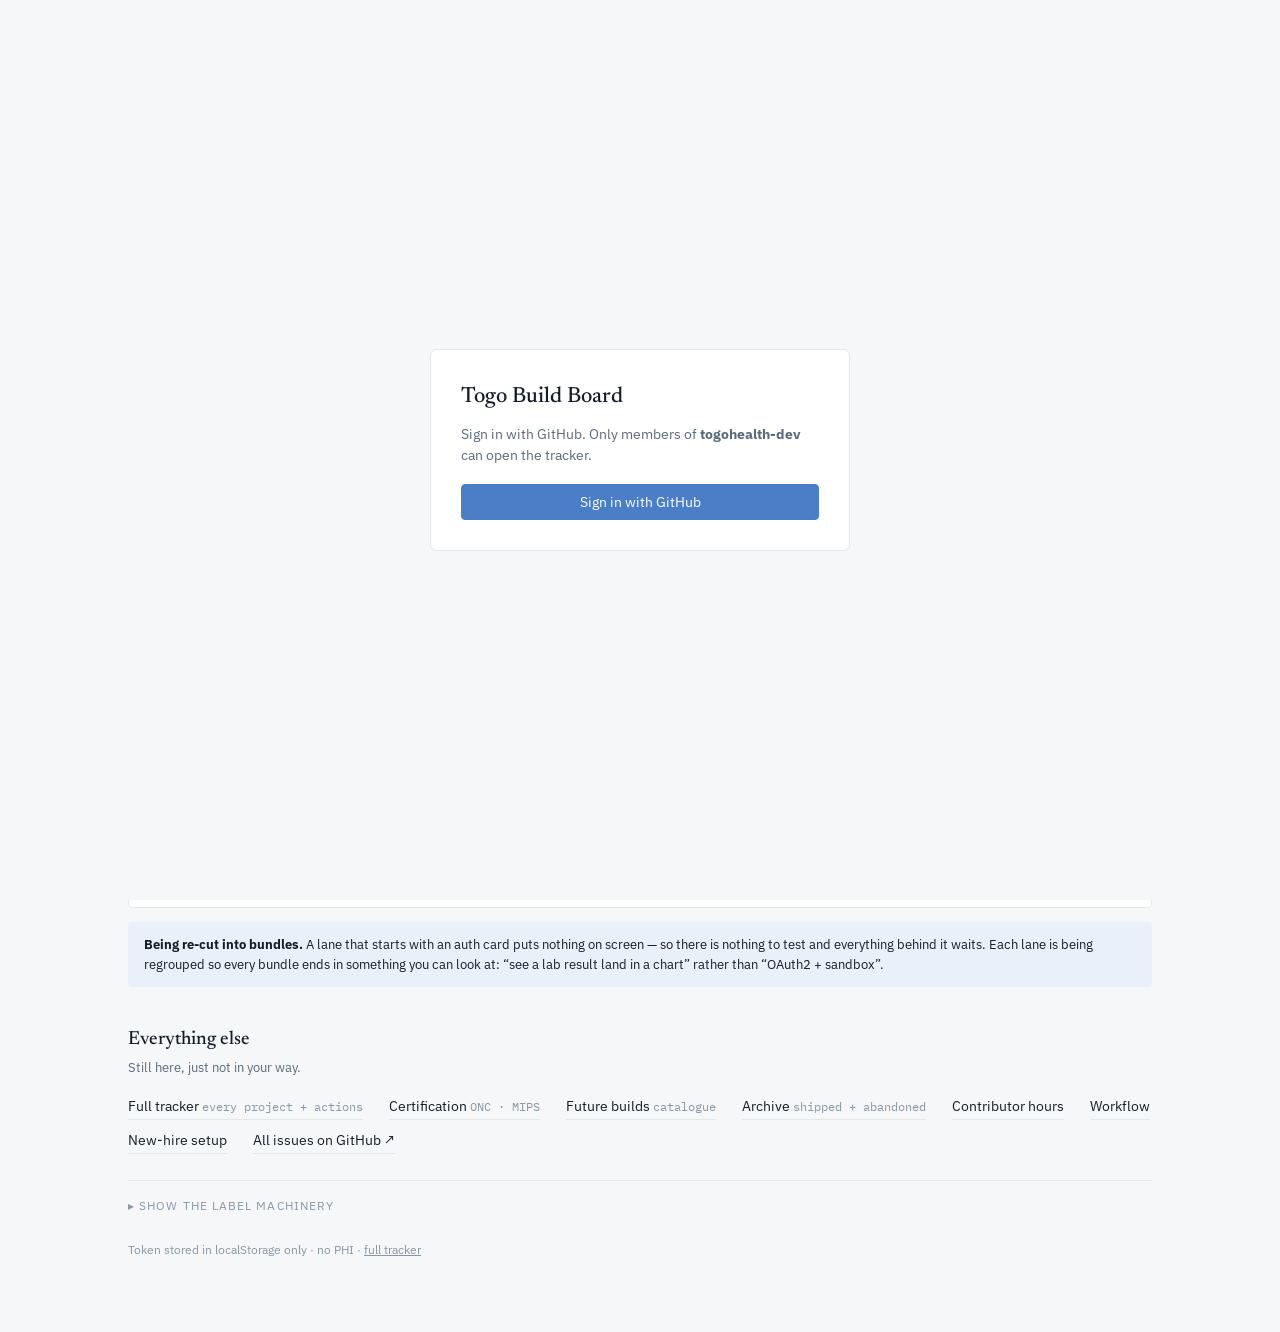
<file: admin-view.html>
<!DOCTYPE html>
<html lang="en">
<head>
<meta charset="utf-8">
<meta name="viewport" content="width=device-width, initial-scale=1">
<title>Togo Build Board · Admin View</title>
<link rel="icon" href="icons/togo-logo.png">
<link rel="stylesheet" href="https://fonts.googleapis.com/css2?family=Newsreader:ital,opsz,wght@0,6..72,400;0,6..72,500;1,6..72,400&family=IBM+Plex+Sans:wght@400;500;600&family=IBM+Plex+Mono:wght@400;500&display=swap">
<style>
  :root {
    --ground:#f6f7f9; --surface:#ffffff; --ink:#151d27; --muted:#5b6a7b; --faint:#8996a5;
    --rule:#e2e7ed; --accent:#4a7fc7; --wash:#e9f0fa;
    --attention:#a94f3b; --review:#9b7420; --live:#2e7357;
    --serif:"Newsreader", ui-serif, Georgia, serif;
    --sans:"IBM Plex Sans", system-ui, -apple-system, "Segoe UI", sans-serif;
    --mono:"IBM Plex Mono", ui-monospace, "SF Mono", Menlo, monospace;
  }
  @media (prefers-color-scheme: dark) {
    :root:not([data-theme="light"]) {
      --ground:#0e151d; --surface:#161f29; --ink:#e4eaf1; --muted:#8695a6; --faint:#6b7a8b;
      --rule:#25313f; --accent:#7ba9e6; --wash:#1c2938;
      --attention:#d98a72; --review:#c9a24e; --live:#5ba585;
    }
  }
  :root[data-theme="dark"] {
    --ground:#0e151d; --surface:#161f29; --ink:#e4eaf1; --muted:#8695a6; --faint:#6b7a8b;
    --rule:#25313f; --accent:#7ba9e6; --wash:#1c2938;
    --attention:#d98a72; --review:#c9a24e; --live:#5ba585;
  }
  * { box-sizing:border-box; }
  body { margin:0; background:var(--ground); color:var(--ink); font-family:var(--sans);
         font-size:15px; line-height:1.55; -webkit-font-smoothing:antialiased; }
  .wrap { max-width:1080px; margin:0 auto; padding:0 28px 72px; }
  a { color:inherit; }

  /* Auth gate */
  #auth-overlay { position:fixed; inset:0; background:var(--ground); display:flex;
                  align-items:center; justify-content:center; z-index:100; padding:24px; }
  .auth-card { background:var(--surface); border:1px solid var(--rule); border-radius:6px;
               padding:30px; max-width:420px; }
  .auth-card h1 { font-family:var(--serif); font-size:22px; font-weight:500; margin:0 0 10px; }
  .auth-card p { font-size:13.5px; color:var(--muted); margin:0 0 18px; }
  .btn { font-family:var(--sans); font-size:13.5px; border:1px solid var(--rule);
         background:var(--surface); color:var(--ink); padding:8px 14px; border-radius:4px;
         cursor:pointer; text-decoration:none; display:inline-block; }
  .btn:hover { border-color:var(--accent); color:var(--accent); }
  .btn-primary { background:var(--accent); border-color:var(--accent); color:#fff; width:100%; text-align:center; }
  .btn-primary:hover { color:#fff; opacity:.92; }
  #auth-error { color:var(--attention); font-size:12.5px; margin-top:12px; display:none; }

  .masthead { display:flex; align-items:baseline; justify-content:space-between; gap:20px;
              flex-wrap:wrap; padding:26px 0 18px; border-bottom:1px solid var(--rule); }
  .brand { display:flex; align-items:baseline; gap:10px; }
  .brand .mark { font-family:var(--serif); font-size:21px; font-weight:500; letter-spacing:-.01em; }
  .brand .sub { font-size:11px; text-transform:uppercase; letter-spacing:.1em; color:var(--faint); }
  .masthead nav { display:flex; gap:16px; flex-wrap:wrap; align-items:baseline; }
  .masthead nav a { font-size:13px; color:var(--muted); text-decoration:none;
                    border-bottom:1px solid transparent; padding-bottom:1px; }
  .masthead nav a:hover { color:var(--accent); border-bottom-color:var(--accent); }
  .masthead nav a:focus-visible, .btn:focus-visible { outline:2px solid var(--accent); outline-offset:3px; }

  .today { padding:34px 0 28px; }
  .today .eyebrow { font-size:11px; text-transform:uppercase; letter-spacing:.11em;
                    color:var(--faint); margin-bottom:12px; }
  .today p { font-family:var(--serif); font-size:clamp(25px,4vw,38px); line-height:1.24;
             font-weight:400; margin:0; max-width:28ch; text-wrap:balance; }
  .today p em { font-style:italic; color:var(--accent); }

  .needs { background:var(--surface); border:1px solid var(--rule); border-radius:4px;
           padding:4px 20px 8px; margin-bottom:34px; }
  .needs .hdr { display:flex; align-items:baseline; justify-content:space-between; gap:12px;
                padding:14px 0 10px; border-bottom:1px solid var(--rule); flex-wrap:wrap; }
  .needs h2 { font-family:var(--serif); font-size:17px; font-weight:500; margin:0; }
  .needs .hdr span.hint { font-size:12px; color:var(--faint); }
  .row { display:flex; align-items:baseline; gap:14px; padding:11px 0; border-bottom:1px solid var(--rule); }
  .row:last-child { border-bottom:0; }
  .row .id { font-family:var(--mono); font-size:12px; color:var(--faint);
             font-variant-numeric:tabular-nums; flex:none; width:46px; }
  .row .what { flex:1; min-width:0; }
  .row .what a { text-decoration:none; }
  .row .what a:hover { text-decoration:underline; text-decoration-color:var(--accent); }
  .row .why { display:block; font-size:12.5px; color:var(--muted); margin-top:1px; }
  .tag { flex:none; font-size:11px; font-weight:500; padding:2px 9px; border-radius:2px;
         white-space:nowrap; border:1px solid currentColor; }
  .tag.attention { color:var(--attention); }
  .tag.review { color:var(--review); }
  .tag.build { color:var(--accent); }
  .tag.queued { color:var(--faint); }
  .tag.live-t { color:var(--live); }

  section > h2.sec { font-family:var(--serif); font-size:19px; font-weight:500; margin:0 0 3px; }
  section > p.sec-sub { font-size:13px; color:var(--muted); margin:0 0 16px; max-width:64ch; }
  .rail-scroll { overflow-x:auto; margin-bottom:38px; padding-bottom:4px; }
  .rail { display:grid; grid-template-columns:repeat(6, minmax(160px,1fr)); border:1px solid var(--rule);
          border-radius:4px; background:var(--surface); min-width:960px; }
  .stage { padding:0 15px 14px; border-right:1px solid var(--rule); }
  .stage:last-child { border-right:0; }
  .stage .cap { display:flex; align-items:center; gap:7px; padding:13px 0 9px;
                border-bottom:1px solid var(--rule); margin-bottom:9px; }
  .stage .dot { width:7px; height:7px; border-radius:50%; flex:none; }
  .stage .name { font-size:11.5px; font-weight:600; }
  .stage .n { margin-left:auto; font-family:var(--mono); font-size:16px; font-weight:500;
              font-variant-numeric:tabular-nums; }
  .stage ul { list-style:none; margin:0; padding:0; display:flex; flex-direction:column; gap:7px; }
  .stage li { font-size:12.5px; line-height:1.4; }
  .stage li a { font-weight:500; text-decoration:none; }
  .stage li a:hover { text-decoration:underline; text-decoration-color:var(--accent); }
  .stage .more { font-size:11.5px; color:var(--faint); margin-top:8px; }

  .alarm { border:1px solid var(--rule); border-left:2px solid var(--attention);
           background:var(--surface); padding:13px 16px; font-size:13.5px; line-height:1.55;
           margin-bottom:16px; border-radius:0 4px 4px 0; }
  .alarm b { font-weight:600; }
  .alarm .count { font-family:var(--mono); font-weight:500; color:var(--attention); }
  .tbl-scroll { overflow-x:auto; }
  table.bundles { width:100%; border-collapse:collapse; background:var(--surface);
                  border:1px solid var(--rule); border-radius:4px; min-width:780px; }
  table.bundles th { text-align:left; font-size:10.5px; text-transform:uppercase; letter-spacing:.09em;
                     color:var(--faint); font-weight:600; padding:10px 14px;
                     border-bottom:1px solid var(--rule); white-space:nowrap; }
  table.bundles td { padding:10px 14px; border-bottom:1px solid var(--rule); font-size:13px;
                     vertical-align:baseline; }
  table.bundles tr:last-child td { border-bottom:0; }
  td.bt { font-weight:500; white-space:nowrap; }
  td.bn { font-family:var(--mono); font-variant-numeric:tabular-nums; color:var(--muted);
          white-space:nowrap; font-size:12.5px; }
  .pos { font-family:var(--mono); font-size:11.5px; color:var(--accent); font-weight:500; }
  .bid { font-family:var(--mono); font-size:11.5px; color:var(--faint); }
  td a { text-decoration:none; }
  td a:hover { text-decoration:underline; text-decoration-color:var(--accent); }

  .lanes { border:1px solid var(--rule); border-radius:4px; background:var(--surface); margin-bottom:14px; }
  .lane { display:grid; grid-template-columns:154px 1fr auto; gap:18px; align-items:center;
          padding:15px 20px; border-bottom:1px solid var(--rule); }
  .lane:last-child { border-bottom:0; }
  .lane .vendor { font-family:var(--serif); font-size:16px; }
  .lane .vendor small { display:block; font-family:var(--sans); font-size:11px; color:var(--faint);
                        letter-spacing:.06em; text-transform:uppercase; margin-top:2px; }
  .lane .next { font-size:13px; min-width:0; }
  .lane .next .lbl { font-size:11px; text-transform:uppercase; letter-spacing:.09em;
                     color:var(--faint); display:block; margin-bottom:2px; }
  .lane .cards { font-family:var(--mono); font-size:12px; color:var(--muted); white-space:nowrap; }
  .bundle-note { background:var(--wash); border-radius:4px; padding:13px 16px; font-size:13px;
                 margin-bottom:38px; line-height:1.5; }

  .elsewhere { display:flex; flex-wrap:wrap; gap:10px 26px; padding:2px 0 26px; }
  .elsewhere a { font-size:13.5px; text-decoration:none; border-bottom:1px solid var(--rule); padding-bottom:2px; }
  .elsewhere a:hover { border-bottom-color:var(--accent); color:var(--accent); }
  .elsewhere a span { color:var(--faint); font-family:var(--mono); font-size:11.5px; }
  details.machinery { border-top:1px solid var(--rule); padding-top:16px; font-size:13px; color:var(--muted); }
  details.machinery summary { cursor:pointer; font-size:12px; text-transform:uppercase;
                              letter-spacing:.09em; color:var(--faint); list-style:none; }
  details.machinery summary::-webkit-details-marker { display:none; }
  details.machinery summary::before { content:"▸ "; }
  details.machinery[open] summary::before { content:"▾ "; }
  details.machinery summary:hover { color:var(--accent); }
  .maptable { width:100%; border-collapse:collapse; margin-top:14px; max-width:660px; }
  .maptable td { padding:5px 12px 5px 0; border-bottom:1px solid var(--rule); font-size:12.5px; }
  .maptable td:first-child { color:var(--ink); }
  .maptable td:last-child { font-family:var(--mono); font-size:11.5px; color:var(--faint); }
  footer { font-size:12px; color:var(--faint); padding-top:26px; }
  .loading { font-size:13px; color:var(--faint); padding:10px 0; }
  @media (max-width:640px) {
    .wrap { padding:0 18px 56px; }
    .lane { grid-template-columns:1fr; gap:8px; }
    .row { flex-wrap:wrap; }
  }
</style>
</head>
<body>

<div id="auth-overlay">
  <div class="auth-card">
    <h1>Togo Build Board</h1>
    <p>Sign in with GitHub. Only members of <strong>togohealth-dev</strong> can open the tracker.</p>
    <button class="btn btn-primary" onclick="startOAuth()">Sign in with GitHub</button>
    <p id="auth-error"></p>
  </div>
</div>

<div class="wrap">
  <header class="masthead">
    <div class="brand"><span class="mark">Togo Health</span><span class="sub">Admin view</span></div>
    <nav>
      <a href="#pipeline">Pipeline</a>
      <a href="#bundles">Bundles</a>
      <a href="#lanes">Integrations</a>
      <a href="index.html" title="The full tracker — every project, every action">&larr;&nbsp;Full tracker</a>
      <a href="command-admin.html" title="The same view for Command — its own board, its own ship rules">Command admin</a>
      <a href="archive.html">Archive</a>
      <a onclick="loadAll()" style="cursor:pointer" title="Reload from GitHub">Refresh</a>
    </nav>
  </header>

  <div class="today">
    <div class="eyebrow" id="today-date"></div>
    <p id="today-line" class="loading">Loading the board&hellip;</p>
  </div>

  <div class="needs">
    <div class="hdr"><h2>What needs you</h2><span class="hint">Everything else can wait</span></div>
    <div id="needs-body"><div class="loading">Loading&hellip;</div></div>
  </div>

  <section id="pipeline">
    <h2 class="sec">Where everything is</h2>
    <p class="sec-sub">Left to right is the road to production. A project moves when its card is relabelled, so this is always current. Click any name to open its issue; the <a href="index.html">full tracker</a> is where you change things.</p>
    <div class="rail-scroll"><div class="rail" id="rail"></div></div>
  </section>

  <section id="bundles">
    <h2 class="sec">What's next in each bundle</h2>
    <p class="sec-sub">A bundle is a numbered run of cards that ships in order. This is the one card in each that is genuinely next.</p>
    <div id="bundle-alarm"></div>
    <div class="tbl-scroll"><table class="bundles">
      <thead><tr><th>Bundle</th><th>Shipped</th><th>Moving</th><th>Next card</th><th>Stage</th></tr></thead>
      <tbody id="bundle-body"><tr><td colspan="5" class="loading">Loading&hellip;</td></tr></tbody>
    </table></div>
    <p class="sec-sub" style="margin-top:12px">&ldquo;Moving&rdquo; counts cards in that bundle already being built, in review, on alpha or on beta &mdash; a bundle with a queued next card but several moving cards is being worked out of order.</p>
  </section>

  <section id="lanes">
    <h2 class="sec">The three lanes we're pushing</h2>
    <p class="sec-sub">DrFirst, PCC and Health Gorilla. Everything else in Future Builds is parked.</p>
    <div class="lanes" id="lane-body"><div class="lane"><div class="loading">Loading&hellip;</div></div></div>
    <div class="bundle-note"><b>Being re-cut into bundles.</b> A lane that starts with an auth card puts nothing on screen &mdash; so there is nothing to test and everything behind it waits. Each lane is being regrouped so every bundle ends in something you can look at: &ldquo;see a lab result land in a chart&rdquo; rather than &ldquo;OAuth2 + sandbox&rdquo;.</div>
  </section>

  <section id="elsewhere">
    <h2 class="sec">Everything else</h2>
    <p class="sec-sub">Still here, just not in your way.</p>
    <div class="elsewhere">
      <a href="index.html">Full tracker <span>every project + actions</span></a>
      <a href="index.html#sec-onc">Certification <span>ONC · MIPS</span></a>
      <a href="index.html#sec-fb">Future builds <span>catalogue</span></a>
      <a href="archive.html">Archive <span>shipped + abandoned</span></a>
      <a href="contributors.html">Contributor hours</a>
      <a href="workflow.html">Workflow</a>
      <a href="new-hire-setup.html">New-hire setup</a>
      <a href="https://github.com/togohealth-dev/emr-beta/issues" target="_blank">All issues on GitHub ↗</a>
    </div>
    <details class="machinery">
      <summary>Show the label machinery</summary>
      <p>The plain words above are GitHub labels underneath, and the issue is the only source of truth &mdash; edit here or on the legacy page and both reflect it on their next load. Relabelling a card <em>is</em> the update, including the certification percentages.</p>
      <table class="maptable">
        <tr><td>Queued</td><td>status:draft · no status label</td></tr>
        <tr><td>Being built</td><td>status:in-progress · assigned</td></tr>
        <tr><td>Needs changes</td><td>status:needs-revision</td></tr>
        <tr><td>With Scott</td><td>status:pr-alpha-ready</td></tr>
        <tr><td>On alpha</td><td>status:alpha-testing</td></tr>
        <tr><td>On beta</td><td>status:ready-beta · status:beta-version</td></tr>
        <tr><td>Live</td><td>closed</td></tr>
      </table>
    </details>
  </section>

  <footer id="foot">Token stored in localStorage only · no PHI · <a href="index.html">full tracker</a></footer>
</div>

<script>
const REPO = 'togohealth-dev/emr-beta';
const OAUTH_CLIENT_ID  = 'Ov23liafXkUifpOmizDR';
const OAUTH_WORKER_URL = 'https://portal-oauth.morgan-0a4.workers.dev';
const ISSUE = n => `https://github.com/${REPO}/issues/${n}`;
const getToken = () => localStorage.getItem('gh_pat');
const esc = s => (s||'').replace(/[&<>"]/g, c => ({'&':'&amp;','<':'&lt;','>':'&gt;','"':'&quot;'}[c]));

// ── Auth ─────────────────────────────────────────────────────────────────────
// The OAuth app's callback is registered against the directory, not a filename,
// so every page in this folder redirects to the directory and shares the token
// through localStorage.
function startOAuth() {
  const state = crypto.randomUUID();
  sessionStorage.setItem('oauth_state', state);
  location.href = 'https://github.com/login/oauth/authorize?' + new URLSearchParams({
    client_id: OAUTH_CLIENT_ID,
    redirect_uri: location.origin + location.pathname.replace(/[^/]*$/, ''),
    scope: 'repo', state,
  });
}
function showAuthError(msg) {
  const el = document.getElementById('auth-error');
  el.textContent = msg; el.style.display = 'block';
}
async function handleOAuthCallback() {
  const params = new URLSearchParams(location.search);
  const code = params.get('code'), state = params.get('state');
  if (!code) return false;
  const saved = sessionStorage.getItem('oauth_state');
  sessionStorage.removeItem('oauth_state');
  if (state !== saved) { showAuthError('OAuth state mismatch — please try again.'); return false; }
  history.replaceState({}, '', location.pathname);
  try {
    const resp = await fetch(OAUTH_WORKER_URL, {
      method:'POST', headers:{'Content-Type':'application/json'}, body:JSON.stringify({ code }),
    });
    const data = await resp.json();
    if (data.access_token) { localStorage.setItem('gh_pat', data.access_token); return true; }
    showAuthError(data.error || 'Sign-in failed — please try again.');
  } catch (e) { showAuthError(e.message); }
  return false;
}

async function ghFetchAll(path, cap = 6) {
  const sep = path.includes('?') ? '&' : '?';
  let out = [], page = 1;
  while (page <= cap) {
    const r = await fetch(`https://api.github.com${path}${sep}page=${page}`, {
      headers:{ Authorization:`Bearer ${getToken()}`, Accept:'application/vnd.github+json' },
    });
    if (!r.ok) throw new Error(r.status === 401 ? '401 bad credentials' : `GitHub ${r.status}`);
    const batch = await r.json();
    out = out.concat(batch);
    if (batch.length < 100) break;
    page++;
  }
  return out;
}

// ── Stage: one plain word per card, derived from labels + state ───────────────
const STAGES = {
  queued:   { label:'Queued',        color:'var(--faint)',     tag:'queued'    },
  building: { label:'Being built',   color:'var(--accent)',    tag:'build'     },
  changes:  { label:'Needs changes', color:'var(--attention)', tag:'attention' },
  review:   { label:'With Scott',    color:'var(--review)',    tag:'review'    },
  alpha:    { label:'On alpha',      color:'var(--accent)',    tag:'build'     },
  beta:     { label:'On beta',       color:'var(--live)',      tag:'live-t'    },
};
const RAIL_ORDER = ['queued','building','changes','review','alpha','beta'];
const MOVING = new Set(['building','changes','review','alpha','beta']);

function stageOf(issue, labels) {
  if (labels.includes('status:abandoned')) return 'abandoned';
  if (issue.state === 'closed') return 'live';
  if (labels.includes('status:beta-version') || labels.includes('status:ready-beta')) return 'beta';
  if (labels.includes('status:alpha-testing')) return 'alpha';
  if (labels.includes('status:pr-alpha-ready')) return 'review';
  if (labels.includes('status:needs-revision')) return 'changes';
  if (labels.includes('status:in-progress')) return 'building';
  if ((issue.assignees||[]).length) return 'building';
  return 'queued';
}

// A bundle member is titled "<Track> N/M · …".
const BUNDLE_RE = /^(.+?)\s+(\d+)\s*\/\s*(\d+)\s*·\s*(.*)$/;

let cards = [];       // every card we know about, normalised
let integrations = [];

function normalise(issue) {
  const labels = (issue.labels||[]).map(l => l.name);
  const m = BUNDLE_RE.exec(issue.title);
  return {
    number: issue.number, title: issue.title, labels,
    stage: stageOf(issue, labels),
    bundle: m ? { track:m[1], pos:+m[2], of:+m[3], rest:m[4] } : null,
    priority: +(labels.find(l => l.startsWith('priority-'))?.slice(9) || 0),
    notYet: labels.includes('integration:not-yet'),
  };
}

// ── Render ───────────────────────────────────────────────────────────────────
function renderToday() {
  document.getElementById('today-date').textContent =
    new Date().toLocaleDateString(undefined, { weekday:'long', day:'numeric', month:'long' });
  const changes = cards.filter(c => c.stage === 'changes').length;
  const review  = cards.filter(c => c.stage === 'review').length;
  const line = document.getElementById('today-line');
  line.classList.remove('loading');
  const n = w => `<em>${w}</em>`;
  line.innerHTML = changes || review
    ? `${changes ? `${changes} project${changes===1?'':'s'} need${changes===1?'s':''} ${n('your')} changes.` : ''}
       ${review ? `${changes ? ' ' : ''}${review} ${review===1?'is':'are'} waiting on Scott.` : ''}`
    : `Nothing needs you right now.`;
}

function needsRow(c, why) {
  const st = STAGES[c.stage];
  return `<div class="row">
    <span class="id">${c.number}</span>
    <span class="what"><a href="${ISSUE(c.number)}" target="_blank">${esc(c.title)}</a>
      <span class="why">${why}</span></span>
    <span class="tag ${st.tag}">${st.label}</span>
  </div>`;
}
function renderNeeds() {
  const changes = cards.filter(c => c.stage === 'changes');
  const review  = cards.filter(c => c.stage === 'review');
  const rows = [
    ...changes.map(c => needsRow(c, 'Scott asked for changes — a brand-new PR supersedes the closed one')),
    ...review.map(c => needsRow(c, 'PR open, waiting on review — nothing needed from you')),
  ];
  document.getElementById('needs-body').innerHTML =
    rows.length ? rows.join('') : `<div class="loading">Nothing waiting. Pick up the next bundle card below.</div>`;
}

function renderRail() {
  document.getElementById('rail').innerHTML = RAIL_ORDER.map(key => {
    const st = STAGES[key];
    const items = cards.filter(c => c.stage === key);
    const top = items.slice(0, 3);
    return `<div class="stage">
      <div class="cap"><span class="dot" style="background:${st.color}"></span>
        <span class="name">${st.label}</span><span class="n">${items.length}</span></div>
      <ul>${top.map(c => `<li><a href="${ISSUE(c.number)}" target="_blank">${esc(c.title.slice(0,58))}</a></li>`).join('')}</ul>
      ${items.length > 3 ? `<div class="more">+${items.length-3} more</div>` : ''}
    </div>`;
  }).join('');
}

function renderBundles() {
  const tracks = new Map();
  for (const c of cards.concat(integrations)) {
    if (!c.bundle) continue;
    if (!tracks.has(c.bundle.track)) tracks.set(c.bundle.track, []);
    tracks.get(c.bundle.track).push(c);
  }
  const rows = [];
  let totalCards = 0, totalShipped = 0;
  for (const [track, members] of tracks) {
    members.sort((a,b) => a.bundle.pos - b.bundle.pos);
    const of = Math.max(...members.map(m => m.bundle.of));
    const shipped = members.filter(m => m.stage === 'live').length;
    const moving  = members.filter(m => MOVING.has(m.stage)).length;
    // Next = the lowest-numbered card that is neither finished nor abandoned.
    const next = members.find(m => m.stage !== 'live' && m.stage !== 'abandoned');
    totalCards += members.length; totalShipped += shipped;
    rows.push({ track, of, shipped, moving, next });
  }
  rows.sort((a,b) => b.moving - a.moving || b.of - a.of);
  document.getElementById('bundle-body').innerHTML = rows.map(r => {
    const st = r.next ? STAGES[r.next.stage] : null;
    return `<tr>
      <td class="bt">${esc(r.track)}</td>
      <td class="bn">${r.shipped} / ${r.of}</td>
      <td class="bn">${r.moving}</td>
      <td>${r.next
        ? `<span class="pos">${r.next.bundle.pos}/${r.of}</span>
           <a href="${ISSUE(r.next.number)}" target="_blank"><span class="bid">#${r.next.number}</span>
           ${esc(r.next.bundle.rest.slice(0,64))}</a>`
        : '<span class="bn">— complete —</span>'}</td>
      <td>${st ? `<span class="tag ${st.tag}">${st.label}</span>` : ''}</td>
    </tr>`;
  }).join('') || `<tr><td colspan="5" class="loading">No numbered bundles found.</td></tr>`;

  const firstCards = rows.filter(r => r.next && r.next.bundle.pos === 1).length;
  document.getElementById('bundle-alarm').innerHTML = totalShipped === 0
    ? `<div class="alarm"><b>Nothing has finished in any bundle yet.</b>
        ${rows.length} bundles · ${totalCards} cards · <span class="count">0</span> shipped${
        firstCards ? ` — and ${firstCards} of them are still on <b>card 1</b>` : ''}.
        Card 1 is usually plumbing nobody can look at, so it never quite lands and everything behind it waits.
        That is what the re-cut into viewable bundles is meant to fix.</div>`
    : `<div class="alarm" style="border-left-color:var(--live)"><b>${totalShipped} of ${totalCards}
        bundle cards shipped</b> across ${rows.length} bundles.</div>`;
}

const LANES = [
  { name:'DrFirst',        sub:'e-prescribing',   test:t => /^drfirst/i.test(t) },
  { name:'PCC',            sub:'facility system', test:t => /^(pcc|pointclickcare)/i.test(t) },
  { name:'Health Gorilla', sub:'labs & imaging',  test:t => /^health gorilla/i.test(t) },
];
function renderLanes() {
  document.getElementById('lane-body').innerHTML = LANES.map(l => {
    const mine = integrations.filter(c => l.test(c.title));
    const next = mine.find(c => !c.notYet && !/umbrella|overview/i.test(c.title));
    return `<div class="lane">
      <div class="vendor">${l.name}<small>${esc(l.sub)}</small></div>
      <div class="next"><span class="lbl">Next up</span>${next
        ? `<a href="${ISSUE(next.number)}" target="_blank"><span class="bid">#${next.number}</span>
           ${esc((next.bundle ? `${next.bundle.pos}/${next.bundle.of} · ${next.bundle.rest}` : next.title).slice(0,72))}</a>`
        : '<span class="bn">nothing queued</span>'}</div>
      <div class="cards">${mine.length} card${mine.length===1?'':'s'}</div>
    </div>`;
  }).join('');
}

// ── Load ─────────────────────────────────────────────────────────────────────
async function loadAll() {
  try {
    const [cp, fut, ints] = await Promise.all([
      ghFetchAll(`/repos/${REPO}/issues?labels=current-project&state=all&per_page=100`),
      ghFetchAll(`/repos/${REPO}/issues?labels=future-idea&state=all&per_page=100`),
      ghFetchAll(`/repos/${REPO}/issues?labels=integrations&state=open&per_page=100`),
    ]);
    // A card can carry both labels; de-duplicate so counts are not doubled.
    const seen = new Map();
    for (const i of [...cp, ...fut]) if (!seen.has(i.number)) seen.set(i.number, i);
    cards = [...seen.values()].map(normalise).filter(c => c.stage !== 'abandoned');
    integrations = ints.map(normalise);
    integrations.sort((a,b) => (a.bundle && b.bundle && a.bundle.track === b.bundle.track)
      ? a.bundle.pos - b.bundle.pos
      : (b.priority - a.priority || a.number - b.number));
    renderToday(); renderNeeds(); renderRail(); renderBundles(); renderLanes();
  } catch (e) {
    if (/401/.test(e.message)) {
      localStorage.removeItem('gh_pat');
      document.getElementById('auth-overlay').style.display = 'flex';
      showAuthError('Your session expired. Please sign in again.');
      return;
    }
    document.getElementById('today-line').textContent = `Could not load: ${e.message}`;
  }
}

(async () => {
  await handleOAuthCallback();
  if (getToken()) {
    document.getElementById('auth-overlay').style.display = 'none';
    loadAll();
  }
})();
</script>
</body>
</html>
</file>
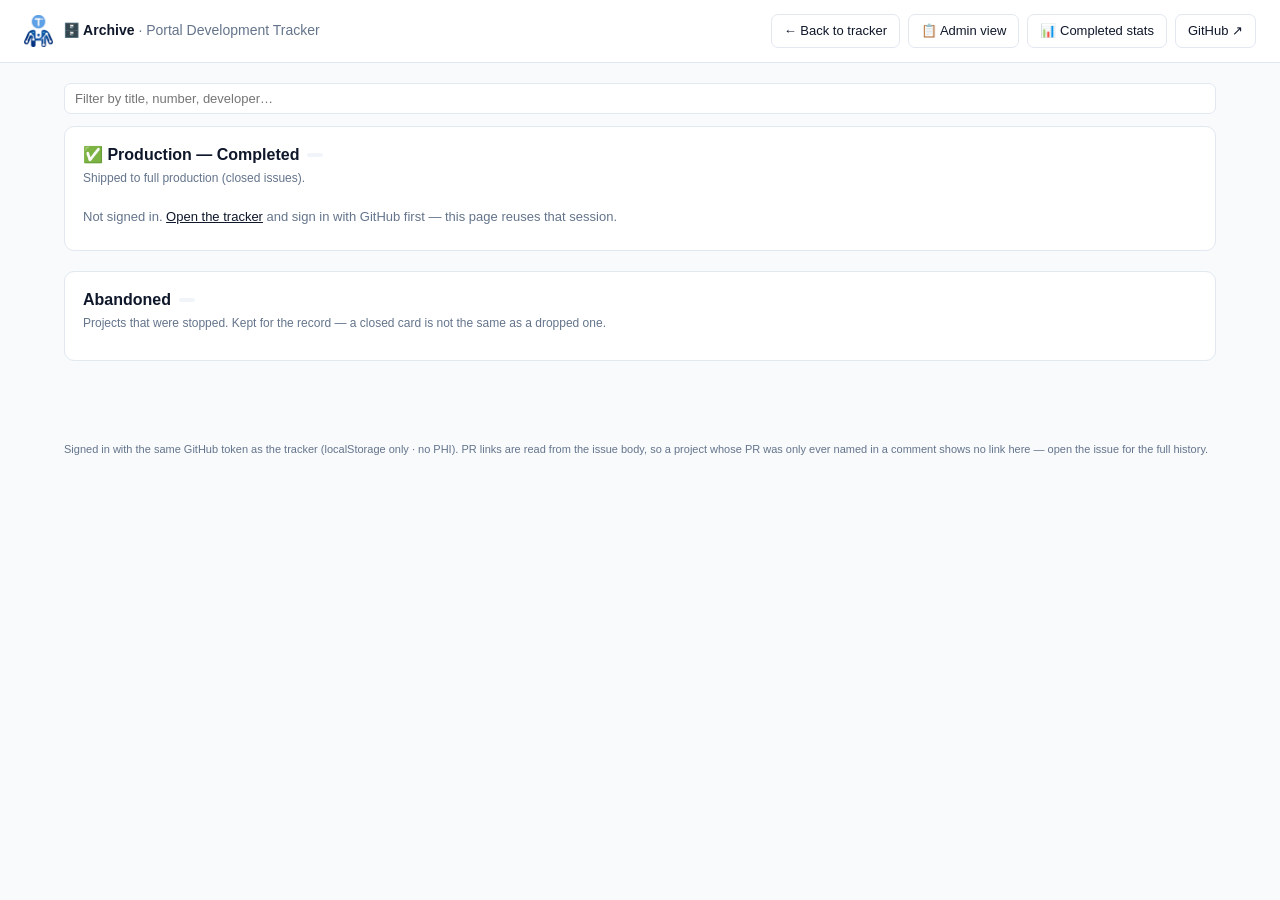
<file: archive.html>
<!DOCTYPE html>
<html lang="en">
<head>
<meta charset="utf-8">
<meta name="viewport" content="width=device-width, initial-scale=1">
<title>Archive · TogoHealth Portal Development Tracker</title>
<link rel="icon" href="icons/togo-logo.png">
<style>
  :root {
    --bg:#f8fafc; --surface:#fff; --border:#e2e8f0; --text:#0f172a; --text-muted:#64748b;
    --green:#16a34a; --green-bg:#dcfce7; --gray:#6b7280; --gray-bg:#f1f5f9;
  }
  * { box-sizing:border-box; }
  body { margin:0; background:var(--bg); color:var(--text);
         font:14px/1.5 -apple-system, BlinkMacSystemFont, "Segoe UI", Roboto, sans-serif; }
  header { display:flex; align-items:center; justify-content:space-between; gap:12px;
           padding:14px 24px; background:var(--surface); border-bottom:1px solid var(--border);
           position:sticky; top:0; z-index:10; flex-wrap:wrap; }
  .logo { font-weight:700; }
  .logo span { color:var(--text-muted); font-weight:500; }
  .btn { border:1px solid var(--border); background:var(--surface); color:var(--text);
         padding:6px 12px; border-radius:7px; font-size:13px; cursor:pointer; text-decoration:none;
         display:inline-block; }
  .btn:hover { background:var(--gray-bg); }
  main { max-width:1200px; margin:0 auto; padding:20px 24px 60px; }
  .section { background:var(--surface); border:1px solid var(--border); border-radius:10px;
             padding:16px 18px; margin-bottom:20px; }
  h2 { font-size:16px; margin:0 0 2px; display:flex; align-items:center; gap:8px; }
  .sub { font-size:12px; color:var(--text-muted); margin:0 0 12px; }
  .count { font-size:11px; font-weight:700; padding:2px 8px; border-radius:999px;
           background:var(--gray-bg); color:var(--text-muted); }
  table { width:100%; border-collapse:collapse; }
  th { text-align:left; font-size:11px; text-transform:uppercase; letter-spacing:.04em;
       color:var(--text-muted); border-bottom:1px solid var(--border); padding:6px 8px; font-weight:600; }
  td { padding:7px 8px; border-bottom:1px solid var(--border); font-size:13px; vertical-align:top; }
  tr:last-child td { border-bottom:0; }
  td.num, td.meta { white-space:nowrap; color:var(--text-muted); font-size:12px; }
  a { color:var(--text); }
  a.plain { text-decoration:none; }
  a.plain:hover { text-decoration:underline; }
  .chip { font-size:10px; font-weight:700; padding:1px 7px; border-radius:999px; white-space:nowrap; }
  .chip-done { background:var(--green-bg); color:var(--green); }
  .chip-ab { background:var(--gray-bg); color:var(--gray); }
  .filter { display:flex; gap:8px; align-items:center; margin-bottom:12px; flex-wrap:wrap; }
  input[type=search] { flex:1; min-width:200px; padding:7px 10px; border:1px solid var(--border);
                       border-radius:7px; font-size:13px; }
  .status { color:var(--text-muted); font-size:13px; padding:8px 0; }
  footer { max-width:1200px; margin:0 auto; padding:0 24px 40px; font-size:11px; color:var(--text-muted); }
</style>
</head>
<body>

<header>
  <div style="display:flex;align-items:center;gap:10px">
    <img src="icons/togo-logo.png" alt="" style="height:32px;width:auto;display:block">
    <div class="logo">🗄️ Archive <span>· Portal Development Tracker</span></div>
  </div>
  <div style="display:flex;gap:8px;flex-wrap:wrap">
    <a class="btn" href="index.html">&larr; Back to tracker</a>
    <a class="btn" href="admin-view.html">📋 Admin view</a>
    <a class="btn" href="contributors.html">📊 Completed stats</a>
    <a class="btn" href="https://github.com/togohealth-dev/emr-beta/issues?q=is%3Aissue+is%3Aclosed" target="_blank">GitHub ↗</a>
  </div>
</header>

<main>
  <div class="filter">
    <input type="search" id="q" placeholder="Filter by title, number, developer…" oninput="render()">
  </div>

  <div class="section">
    <h2>✅ Production — Completed <span class="count" id="done-count"></span></h2>
    <p class="sub">Shipped to full production (closed issues).</p>
    <div id="done-body"><div class="status">Loading…</div></div>
  </div>

  <div class="section">
    <h2>Abandoned <span class="count" id="ab-count"></span></h2>
    <p class="sub">Projects that were stopped. Kept for the record — a closed card is not the same as a dropped one.</p>
    <div id="ab-body"><div class="status">Loading…</div></div>
  </div>
</main>

<footer>
  Signed in with the same GitHub token as the tracker (localStorage only · no PHI).
  PR links are read from the issue body, so a project whose PR was only ever named in a comment shows no link here — open the issue for the full history.
</footer>

<script>
const REPO = 'togohealth-dev/emr-beta';
const getToken = () => localStorage.getItem('gh_pat');
let rows = [];

async function ghFetchAll(path, cap = 10) {
  const sep = path.includes('?') ? '&' : '?';
  let out = [], page = 1;
  while (page <= cap) {
    const r = await fetch(`https://api.github.com${path}${sep}page=${page}`, {
      headers: { Authorization: `Bearer ${getToken()}`, Accept: 'application/vnd.github+json' }
    });
    if (!r.ok) throw new Error(`GitHub ${r.status}`);
    const batch = await r.json();
    out = out.concat(batch);
    if (batch.length < 100) break;   // last page
    page++;
  }
  return out;
}

function normalize(issue) {
  const labels = (issue.labels || []).map(l => l.name);
  const body = issue.body || '';
  const pr = body.match(/github\.com\/[^/]+\/[^/]+\/pull\/(\d+)/);
  const est = body.match(/Coding estimate:\s*(\d+(?:\.\d+)?)\s*h/i);
  return {
    number: issue.number,
    title: issue.title,
    url: issue.html_url,
    labels,
    abandoned: labels.includes('status:abandoned'),
    reference: labels.includes('reference'),
    prNum: pr ? pr[1] : null,
    est: est ? est[1] + 'h' : null,
    who: (issue.assignees || []).map(a => a.login),
    closedAt: issue.closed_at,
  };
}

function table(list, chipClass, chipText) {
  if (!list.length) return `<div class="status">None.</div>`;
  return `<table>
    <thead><tr><th>#</th><th>Project</th><th>PR</th><th>Est.</th><th>Developer</th><th>Closed</th></tr></thead>
    <tbody>${list.map(p => `<tr>
      <td class="num"><a class="plain" href="${p.url}" target="_blank">#${p.number}</a></td>
      <td><a class="plain" href="${p.url}" target="_blank">${p.title}</a>
          <span class="chip ${chipClass}">${chipText}</span></td>
      <td class="meta">${p.prNum ? `<a class="plain" href="https://github.com/${REPO}/pull/${p.prNum}" target="_blank">#${p.prNum}</a>` : '—'}</td>
      <td class="meta">${p.est || '—'}</td>
      <td class="meta">${p.who.join(', ') || '—'}</td>
      <td class="meta">${p.closedAt ? new Date(p.closedAt).toLocaleDateString() : '—'}</td>
    </tr>`).join('')}</tbody></table>`;
}

function render() {
  const q = (document.getElementById('q').value || '').toLowerCase().trim();
  const match = p => !q || `${p.number} ${p.title} ${p.who.join(' ')}`.toLowerCase().includes(q);
  // Reference-flagged cards live in the tracker's Reference section, not here.
  const done = rows.filter(p => !p.abandoned && !p.reference).filter(match);
  const ab   = rows.filter(p =>  p.abandoned).filter(match);
  document.getElementById('done-body').innerHTML = table(done, 'chip-done', 'production');
  document.getElementById('ab-body').innerHTML   = table(ab, 'chip-ab', 'abandoned');
  document.getElementById('done-count').textContent = done.length;
  document.getElementById('ab-count').textContent = ab.length;
}

(async () => {
  if (!getToken()) {
    document.getElementById('done-body').innerHTML =
      `<div class="status">Not signed in. <a href="index.html">Open the tracker</a> and sign in with GitHub first — this page reuses that session.</div>`;
    document.getElementById('ab-body').innerHTML = '';
    return;
  }
  try {
    // Closed current-projects, plus anything explicitly labelled abandoned (which
    // can still be open — abandoning a card does not require closing the issue).
    const [closed, abandoned] = await Promise.all([
      ghFetchAll(`/repos/${REPO}/issues?labels=current-project&state=closed&per_page=100`),
      ghFetchAll(`/repos/${REPO}/issues?labels=status:abandoned&state=all&per_page=100`),
    ]);
    const seen = new Map();
    for (const i of [...closed, ...abandoned]) if (!seen.has(i.number)) seen.set(i.number, i);
    rows = [...seen.values()].map(normalize)
      .sort((a, b) => new Date(b.closedAt || 0) - new Date(a.closedAt || 0) || b.number - a.number);
    render();
  } catch (e) {
    const msg = /401|bad credentials/i.test(e.message)
      ? `Session expired. <a href="index.html">Sign in again on the tracker</a>.`
      : `Error: ${e.message}`;
    document.getElementById('done-body').innerHTML = `<div class="status">${msg}</div>`;
    document.getElementById('ab-body').innerHTML = '';
  }
})();
</script>
</body>
</html>
</file>
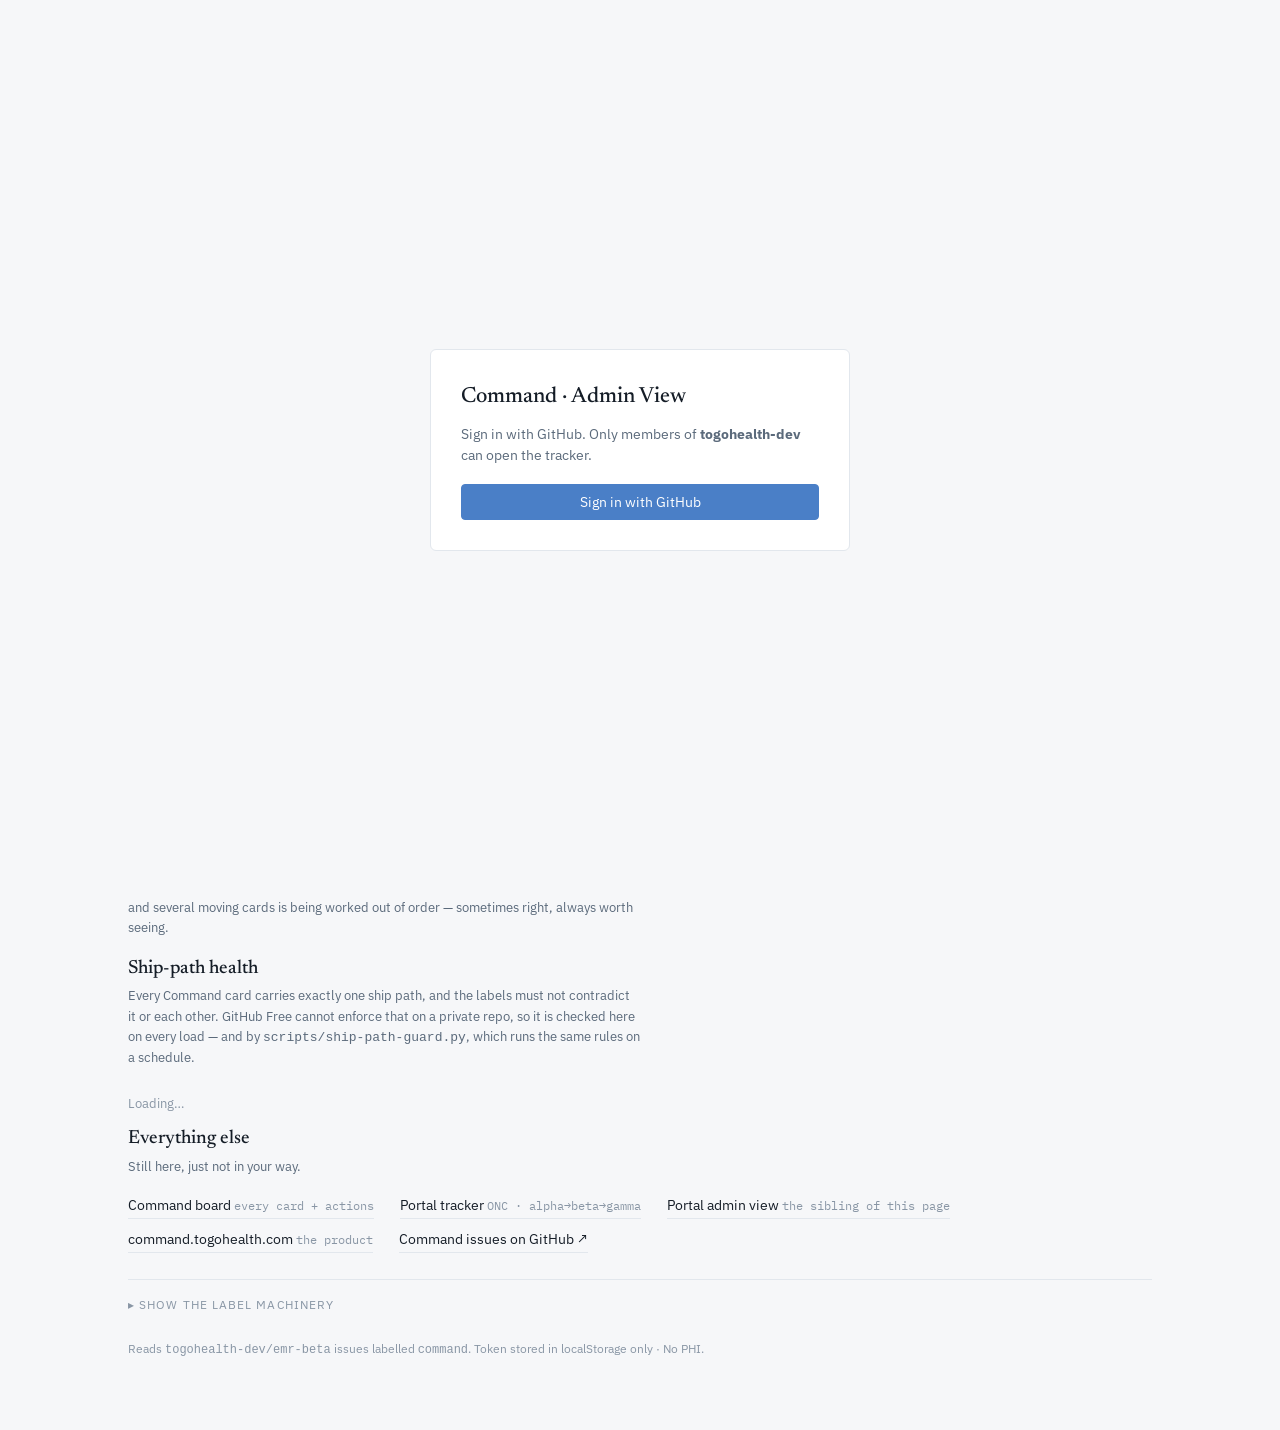
<file: command-admin.html>
<!DOCTYPE html>
<html lang="en">
<head>
<meta charset="utf-8">
<meta name="viewport" content="width=device-width, initial-scale=1">
<title>Command · Admin View</title>
<link rel="icon" href="icons/togo-logo.png">
<link rel="stylesheet" href="https://fonts.googleapis.com/css2?family=Newsreader:ital,opsz,wght@0,6..72,400;0,6..72,500;1,6..72,400&family=IBM+Plex+Sans:wght@400;500;600&family=IBM+Plex+Mono:wght@400;500&display=swap">
<style>
  :root {
    --ground:#f6f7f9; --surface:#ffffff; --ink:#151d27; --muted:#5b6a7b; --faint:#8996a5;
    --rule:#e2e7ed; --accent:#4a7fc7; --wash:#e9f0fa;
    --attention:#a94f3b; --review:#9b7420; --live:#2e7357;
    --serif:"Newsreader", ui-serif, Georgia, serif;
    --sans:"IBM Plex Sans", system-ui, -apple-system, "Segoe UI", sans-serif;
    --mono:"IBM Plex Mono", ui-monospace, "SF Mono", Menlo, monospace;
  }
  @media (prefers-color-scheme: dark) {
    :root:not([data-theme="light"]) {
      --ground:#0e151d; --surface:#161f29; --ink:#e4eaf1; --muted:#8695a6; --faint:#6b7a8b;
      --rule:#25313f; --accent:#7ba9e6; --wash:#1c2938;
      --attention:#d98a72; --review:#c9a24e; --live:#5ba585;
    }
  }
  :root[data-theme="dark"] {
    --ground:#0e151d; --surface:#161f29; --ink:#e4eaf1; --muted:#8695a6; --faint:#6b7a8b;
    --rule:#25313f; --accent:#7ba9e6; --wash:#1c2938;
    --attention:#d98a72; --review:#c9a24e; --live:#5ba585;
  }
  * { box-sizing:border-box; }
  body { margin:0; background:var(--ground); color:var(--ink); font-family:var(--sans);
         font-size:15px; line-height:1.55; -webkit-font-smoothing:antialiased; }
  .wrap { max-width:1080px; margin:0 auto; padding:0 28px 72px; }
  a { color:inherit; }

  /* Auth gate */
  #auth-overlay { position:fixed; inset:0; background:var(--ground); display:flex;
                  align-items:center; justify-content:center; z-index:100; padding:24px; }
  .auth-card { background:var(--surface); border:1px solid var(--rule); border-radius:6px;
               padding:30px; max-width:420px; }
  .auth-card h1 { font-family:var(--serif); font-size:22px; font-weight:500; margin:0 0 10px; }
  .auth-card p { font-size:13.5px; color:var(--muted); margin:0 0 18px; }
  .btn { font-family:var(--sans); font-size:13.5px; border:1px solid var(--rule);
         background:var(--surface); color:var(--ink); padding:8px 14px; border-radius:4px;
         cursor:pointer; text-decoration:none; display:inline-block; }
  .btn:hover { border-color:var(--accent); color:var(--accent); }
  .btn-primary { background:var(--accent); border-color:var(--accent); color:#fff; width:100%; text-align:center; }
  .btn-primary:hover { color:#fff; opacity:.92; }
  #auth-error { color:var(--attention); font-size:12.5px; margin-top:12px; display:none; }

  .masthead { display:flex; align-items:baseline; justify-content:space-between; gap:20px;
              flex-wrap:wrap; padding:26px 0 18px; border-bottom:1px solid var(--rule); }
  .brand { display:flex; align-items:baseline; gap:10px; }
  .brand .mark { font-family:var(--serif); font-size:21px; font-weight:500; letter-spacing:-.01em; }
  .brand .sub { font-size:11px; text-transform:uppercase; letter-spacing:.1em; color:var(--faint); }
  .masthead nav { display:flex; gap:16px; flex-wrap:wrap; align-items:baseline; }
  .masthead nav a { font-size:13px; color:var(--muted); text-decoration:none;
                    border-bottom:1px solid transparent; padding-bottom:1px; }
  .masthead nav a:hover { color:var(--accent); border-bottom-color:var(--accent); }
  .masthead nav a:focus-visible, .btn:focus-visible { outline:2px solid var(--accent); outline-offset:3px; }

  .today { padding:34px 0 28px; }
  .today .eyebrow { font-size:11px; text-transform:uppercase; letter-spacing:.11em;
                    color:var(--faint); margin-bottom:12px; }
  .today p { font-family:var(--serif); font-size:clamp(25px,4vw,38px); line-height:1.24;
             font-weight:400; margin:0; max-width:28ch; text-wrap:balance; }
  .today p em { font-style:italic; color:var(--accent); }

  .needs { background:var(--surface); border:1px solid var(--rule); border-radius:4px;
           padding:4px 20px 8px; margin-bottom:34px; }
  .needs .hdr { display:flex; align-items:baseline; justify-content:space-between; gap:12px;
                padding:14px 0 10px; border-bottom:1px solid var(--rule); flex-wrap:wrap; }
  .needs h2 { font-family:var(--serif); font-size:17px; font-weight:500; margin:0; }
  .needs .hdr span.hint { font-size:12px; color:var(--faint); }
  .row { display:flex; align-items:baseline; gap:14px; padding:11px 0; border-bottom:1px solid var(--rule); }
  .row:last-child { border-bottom:0; }
  .row .id { font-family:var(--mono); font-size:12px; color:var(--faint);
             font-variant-numeric:tabular-nums; flex:none; width:46px; }
  .row .what { flex:1; min-width:0; }
  .row .what a { text-decoration:none; }
  .row .what a:hover { text-decoration:underline; text-decoration-color:var(--accent); }
  .row .why { display:block; font-size:12.5px; color:var(--muted); margin-top:1px; }
  .tag { flex:none; font-size:11px; font-weight:500; padding:2px 9px; border-radius:2px;
         white-space:nowrap; border:1px solid currentColor; }
  .tag.attention { color:var(--attention); }
  .tag.review { color:var(--review); }
  .tag.build { color:var(--accent); }
  .tag.queued { color:var(--faint); }
  .tag.live-t { color:var(--live); }

  section > h2.sec { font-family:var(--serif); font-size:19px; font-weight:500; margin:0 0 3px; }
  section > p.sec-sub { font-size:13px; color:var(--muted); margin:0 0 16px; max-width:64ch; }
  .rail-scroll { overflow-x:auto; margin-bottom:38px; padding-bottom:4px; }
  .rail { display:grid; grid-template-columns:repeat(6, minmax(160px,1fr)); border:1px solid var(--rule);
          border-radius:4px; background:var(--surface); min-width:960px; }
  .stage { padding:0 15px 14px; border-right:1px solid var(--rule); }
  .stage:last-child { border-right:0; }
  .stage .cap { display:flex; align-items:center; gap:7px; padding:13px 0 9px;
                border-bottom:1px solid var(--rule); margin-bottom:9px; }
  .stage .dot { width:7px; height:7px; border-radius:50%; flex:none; }
  .stage .name { font-size:11.5px; font-weight:600; }
  .stage .n { margin-left:auto; font-family:var(--mono); font-size:16px; font-weight:500;
              font-variant-numeric:tabular-nums; }
  .stage ul { list-style:none; margin:0; padding:0; display:flex; flex-direction:column; gap:7px; }
  .stage li { font-size:12.5px; line-height:1.4; }
  .stage li a { font-weight:500; text-decoration:none; }
  .stage li a:hover { text-decoration:underline; text-decoration-color:var(--accent); }
  .stage .more { font-size:11.5px; color:var(--faint); margin-top:8px; }

  .alarm { border:1px solid var(--rule); border-left:2px solid var(--attention);
           background:var(--surface); padding:13px 16px; font-size:13.5px; line-height:1.55;
           margin-bottom:16px; border-radius:0 4px 4px 0; }
  .alarm b { font-weight:600; }
  .alarm .count { font-family:var(--mono); font-weight:500; color:var(--attention); }
  .tbl-scroll { overflow-x:auto; }
  table.bundles { width:100%; border-collapse:collapse; background:var(--surface);
                  border:1px solid var(--rule); border-radius:4px; min-width:780px; }
  table.bundles th { text-align:left; font-size:10.5px; text-transform:uppercase; letter-spacing:.09em;
                     color:var(--faint); font-weight:600; padding:10px 14px;
                     border-bottom:1px solid var(--rule); white-space:nowrap; }
  table.bundles td { padding:10px 14px; border-bottom:1px solid var(--rule); font-size:13px;
                     vertical-align:baseline; }
  table.bundles tr:last-child td { border-bottom:0; }
  td.bt { font-weight:500; white-space:nowrap; }
  td.bn { font-family:var(--mono); font-variant-numeric:tabular-nums; color:var(--muted);
          white-space:nowrap; font-size:12.5px; }
  .pos { font-family:var(--mono); font-size:11.5px; color:var(--accent); font-weight:500; }
  .bid { font-family:var(--mono); font-size:11.5px; color:var(--faint); }
  td a { text-decoration:none; }
  td a:hover { text-decoration:underline; text-decoration-color:var(--accent); }

  .lanes { border:1px solid var(--rule); border-radius:4px; background:var(--surface); margin-bottom:14px; }
  .lane { display:grid; grid-template-columns:154px 1fr auto; gap:18px; align-items:center;
          padding:15px 20px; border-bottom:1px solid var(--rule); }
  .lane:last-child { border-bottom:0; }
  .lane .vendor { font-family:var(--serif); font-size:16px; }
  .lane .vendor small { display:block; font-family:var(--sans); font-size:11px; color:var(--faint);
                        letter-spacing:.06em; text-transform:uppercase; margin-top:2px; }
  .lane .next { font-size:13px; min-width:0; }
  .lane .next .lbl { font-size:11px; text-transform:uppercase; letter-spacing:.09em;
                     color:var(--faint); display:block; margin-bottom:2px; }
  .lane .cards { font-family:var(--mono); font-size:12px; color:var(--muted); white-space:nowrap; }
  .bundle-note { background:var(--wash); border-radius:4px; padding:13px 16px; font-size:13px;
                 margin-bottom:38px; line-height:1.5; }

  .elsewhere { display:flex; flex-wrap:wrap; gap:10px 26px; padding:2px 0 26px; }
  .elsewhere a { font-size:13.5px; text-decoration:none; border-bottom:1px solid var(--rule); padding-bottom:2px; }
  .elsewhere a:hover { border-bottom-color:var(--accent); color:var(--accent); }
  .elsewhere a span { color:var(--faint); font-family:var(--mono); font-size:11.5px; }
  details.machinery { border-top:1px solid var(--rule); padding-top:16px; font-size:13px; color:var(--muted); }
  details.machinery summary { cursor:pointer; font-size:12px; text-transform:uppercase;
                              letter-spacing:.09em; color:var(--faint); list-style:none; }
  details.machinery summary::-webkit-details-marker { display:none; }
  details.machinery summary::before { content:"▸ "; }
  details.machinery[open] summary::before { content:"▾ "; }
  details.machinery summary:hover { color:var(--accent); }
  .maptable { width:100%; border-collapse:collapse; margin-top:14px; max-width:660px; }
  .maptable td { padding:5px 12px 5px 0; border-bottom:1px solid var(--rule); font-size:12.5px; }
  .maptable td:first-child { color:var(--ink); }
  .maptable td:last-child { font-family:var(--mono); font-size:11.5px; color:var(--faint); }
  footer { font-size:12px; color:var(--faint); padding-top:26px; }
  .loading { font-size:13px; color:var(--faint); padding:10px 0; }
  @media (max-width:640px) {
    .wrap { padding:0 18px 56px; }
    .lane { grid-template-columns:1fr; gap:8px; }
    .row { flex-wrap:wrap; }
  }

  /* ── Command admin additions ── */
  .track-h { display:flex; align-items:baseline; gap:10px; margin:0 0 3px; flex-wrap:wrap; }
  .track-h h3 { font-family:var(--serif); font-size:16px; font-weight:500; margin:0; }
  .track-h .flow { font-family:var(--mono); font-size:11px; color:var(--faint); letter-spacing:.02em; }
  .track-h .who { font-size:11.5px; color:var(--muted); }
  .rail.r4 { grid-template-columns:repeat(4, minmax(160px,1fr)); min-width:640px; }
  .rail.r6 { grid-template-columns:repeat(6, minmax(160px,1fr)); min-width:960px; }
  table.waiting { width:100%; border-collapse:collapse; background:var(--surface);
                  border:1px solid var(--rule); border-radius:4px; min-width:620px; }
  table.waiting th { text-align:left; font-size:10.5px; text-transform:uppercase; letter-spacing:.09em;
                     color:var(--faint); font-weight:600; padding:10px 14px;
                     border-bottom:1px solid var(--rule); white-space:nowrap; }
  table.waiting td { padding:11px 14px; border-bottom:1px solid var(--rule); font-size:13px; vertical-align:baseline; }
  table.waiting tr:last-child td { border-bottom:0; }
  td.party { font-weight:500; white-space:nowrap; }
  td.party.you { color:var(--attention); }
  .detail { display:block; font-size:12.5px; color:var(--muted); margin-top:2px; }
  .ok { border:1px solid var(--rule); border-left:2px solid var(--live); background:var(--surface);
        padding:13px 16px; font-size:13.5px; margin-bottom:16px; border-radius:0 4px 4px 0; }
  .ok b { font-weight:600; color:var(--live); }
  ul.checks { list-style:none; margin:0; padding:0; }
  ul.checks li { display:flex; gap:11px; align-items:baseline; padding:9px 0;
                 border-bottom:1px solid var(--rule); font-size:13px; }
  ul.checks li:last-child { border-bottom:0; }
  ul.checks .mark { flex:none; font-family:var(--mono); font-size:12px; }
  ul.checks .pass .mark { color:var(--live); }
  ul.checks .fail .mark { color:var(--attention); }
  ul.checks .rule { flex:1; min-width:0; }
  ul.checks .rule small { display:block; color:var(--faint); font-size:11.5px; margin-top:1px; }
  ul.checks .n { font-family:var(--mono); font-size:12px; color:var(--faint); flex:none; }
</style>
</head>
<body>

<div id="auth-overlay">
  <div class="auth-card">
    <h1>Command · Admin View</h1>
    <p>Sign in with GitHub. Only members of <strong>togohealth-dev</strong> can open the tracker.</p>
    <button class="btn btn-primary" onclick="startOAuth()">Sign in with GitHub</button>
    <p id="auth-error"></p>
  </div>
</div>

<div class="wrap">
  <header class="masthead">
    <div class="brand"><span class="mark">Command</span><span class="sub">Admin view</span></div>
    <nav>
      <a href="#waiting">Waiting on</a>
      <a href="#pipeline">Pipeline</a>
      <a href="#bundles">Bundles</a>
      <a href="#health">Health</a>
      <a href="command.html" title="The full Command board — every card, every action">&larr;&nbsp;Command board</a>
      <a href="admin-view.html" title="The portal's admin view">Portal admin</a>
      <a onclick="loadAll()" style="cursor:pointer" title="Reload from GitHub">Refresh</a>
    </nav>
  </header>

  <div class="today">
    <div class="eyebrow" id="today-date"></div>
    <p id="today-line" class="loading">Loading the board&hellip;</p>
  </div>

  <div class="needs">
    <div class="hdr"><h2>What needs you</h2><span class="hint">Everything else can wait</span></div>
    <div id="needs-body"><div class="loading">Loading&hellip;</div></div>
  </div>

  <section id="waiting">
    <h2 class="sec">Who we're waiting on</h2>
    <p class="sec-sub">Blocked cards, grouped by the party that has to move first. A blocker with no named party is not tracked here &mdash; it is reported as a fault in <a href="#health">Health</a>, because a block nobody owns is how a card goes quiet for a quarter.</p>
    <div class="tbl-scroll"><table class="waiting">
      <thead><tr><th>Waiting on</th><th>What they owe</th><th>Cards</th><th>Est</th></tr></thead>
      <tbody id="waiting-body"><tr><td colspan="4" class="loading">Loading&hellip;</td></tr></tbody>
    </table></div>
  </section>

  <section id="pipeline">
    <h2 class="sec">Where everything is</h2>
    <p class="sec-sub">Two rails, because the two tracks genuinely have different stages. Drawing them as one would imply a Command-only card passes through alpha and beta. It does not &mdash; that is the whole point of the split.</p>
    <div id="rails"><div class="loading">Loading&hellip;</div></div>
  </section>

  <section id="bundles">
    <h2 class="sec">What's next in each bundle</h2>
    <p class="sec-sub">A bundle is a numbered run of cards meant to ship in order. This is the one card in each that is genuinely next &mdash; the lowest-numbered card not yet shipped and not blocked.</p>
    <div id="bundle-alarm"></div>
    <div class="tbl-scroll"><table class="bundles">
      <thead><tr><th>Bundle</th><th>Shipped</th><th>Moving</th><th>Blocked</th><th>Next card</th><th>Stage</th></tr></thead>
      <tbody id="bundle-body"><tr><td colspan="6" class="loading">Loading&hellip;</td></tr></tbody>
    </table></div>
    <p class="sec-sub" style="margin-top:12px">&ldquo;Moving&rdquo; counts cards being built or with a PR open. A bundle with a queued next card and several moving cards is being worked out of order &mdash; sometimes right, always worth seeing.</p>
  </section>

  <section id="health">
    <h2 class="sec">Ship-path health</h2>
    <p class="sec-sub">Every Command card carries exactly one ship path, and the labels must not contradict it or each other. GitHub Free cannot enforce that on a private repo, so it is checked here on every load &mdash; and by <code>scripts/ship-path-guard.py</code>, which runs the same rules on a schedule.</p>
    <div id="health-body"><div class="loading">Loading&hellip;</div></div>
  </section>

  <section id="elsewhere">
    <h2 class="sec">Everything else</h2>
    <p class="sec-sub">Still here, just not in your way.</p>
    <div class="elsewhere">
      <a href="command.html">Command board <span>every card + actions</span></a>
      <a href="index.html">Portal tracker <span>ONC · alpha&rarr;beta&rarr;gamma</span></a>
      <a href="admin-view.html">Portal admin view <span>the sibling of this page</span></a>
      <a href="https://command.togohealth.com" target="_blank">command.togohealth.com <span>the product</span></a>
      <a href="https://github.com/togohealth-dev/emr-beta/issues?q=is%3Aissue+label%3Acommand" target="_blank">Command issues on GitHub &#8599;</a>
    </div>
    <details class="machinery">
      <summary>Show the label machinery</summary>
      <p>The plain words above are GitHub labels underneath, and the issue is the only source of truth. Relabelling a card <em>is</em> the update; both boards reflect it on their next load.</p>
      <table class="maptable">
        <tr><td>Command-only</td><td>command-only &mdash; localhost&rarr;gamma, any developer pushes</td></tr>
        <tr><td>Portal integration</td><td>portal-integration &mdash; localhost&rarr;alpha&rarr;beta&rarr;gamma, via Scott</td></tr>
        <tr><td>Queued</td><td>status:draft &middot; no status label</td></tr>
        <tr><td>Being built</td><td>status:in-progress &middot; assigned</td></tr>
        <tr><td>Blocked</td><td>status:blocked &mdash; plus a <b>Who's blocking:</b> comment</td></tr>
        <tr><td>PR open / With Scott</td><td>status:pr-alpha-ready</td></tr>
        <tr><td>On alpha</td><td>status:alpha-testing</td></tr>
        <tr><td>On beta</td><td>status:ready-beta &middot; status:beta-version</td></tr>
        <tr><td>Shipped</td><td>closed &middot; status:done</td></tr>
        <tr><td>Dropped</td><td>status:abandoned</td></tr>
      </table>
    </details>
  </section>

  <footer>Reads <code>togohealth-dev/emr-beta</code> issues labelled <code>command</code>. Token stored in localStorage only &middot; No PHI.</footer>
</div>

<script>
const REPO = 'togohealth-dev/emr-beta';
const OAUTH_CLIENT_ID  = 'Ov23liafXkUifpOmizDR';
const OAUTH_WORKER_URL = 'https://portal-oauth.morgan-0a4.workers.dev';
const ISSUE = n => `https://github.com/${REPO}/issues/${n}`;
const getToken = () => localStorage.getItem('gh_pat');
const esc = s => (s||'').replace(/[&<>"]/g, c => ({'&':'&amp;','<':'&lt;','>':'&gt;','"':'&quot;'}[c]));

// ── Auth ─────────────────────────────────────────────────────────────────────
// The OAuth app's callback is registered against the directory, not a filename,
// so every page in this folder redirects to the directory and shares the token
// through localStorage.
function startOAuth() {
  const state = crypto.randomUUID();
  sessionStorage.setItem('oauth_state', state);
  location.href = 'https://github.com/login/oauth/authorize?' + new URLSearchParams({
    client_id: OAUTH_CLIENT_ID,
    redirect_uri: location.origin + location.pathname.replace(/[^/]*$/, ''),
    scope: 'repo', state,
  });
}
function showAuthError(msg) {
  const el = document.getElementById('auth-error');
  el.textContent = msg; el.style.display = 'block';
}
async function handleOAuthCallback() {
  const params = new URLSearchParams(location.search);
  const code = params.get('code'), state = params.get('state');
  if (!code) return false;
  const saved = sessionStorage.getItem('oauth_state');
  sessionStorage.removeItem('oauth_state');
  if (state !== saved) { showAuthError('OAuth state mismatch — please try again.'); return false; }
  history.replaceState({}, '', location.pathname);
  try {
    const resp = await fetch(OAUTH_WORKER_URL, {
      method:'POST', headers:{'Content-Type':'application/json'}, body:JSON.stringify({ code }),
    });
    const data = await resp.json();
    if (data.access_token) { localStorage.setItem('gh_pat', data.access_token); return true; }
    showAuthError(data.error || 'Sign-in failed — please try again.');
  } catch (e) { showAuthError(e.message); }
  return false;
}
async function ghFetchAll(path, cap = 6) {
  const sep = path.includes('?') ? '&' : '?';
  let out = [], page = 1;
  while (page <= cap) {
    const r = await fetch(`https://api.github.com${path}${sep}page=${page}`, {
      headers:{ Authorization:`Bearer ${getToken()}`, Accept:'application/vnd.github+json' },
    });
    if (!r.ok) throw new Error(r.status === 401 ? '401 bad credentials' : `GitHub ${r.status}`);
    const batch = await r.json();
    out = out.concat(batch);
    if (batch.length < 100) break;
    page++;
  }
  return out;
}

// ═══════════════════════════════════════════════════════════════════════════
// Command · Admin view
//
// The sibling of admin-view.html, which asks the same question of the portal.
// This one answers: what is Command shipping, and who has to move first?
//
// Deliberately read-only. The Command board (command.html) is where cards are
// changed; a second page that also mutates state is a second place for the two
// to disagree. Everything here links there.
// ═══════════════════════════════════════════════════════════════════════════

const COMMAND_LABEL = 'command';

// Greg's rule (2026-09-16): every Command card carries exactly one ship path.
const TRACKS = {
  command: {
    label: 'Command-only',
    flow:  'localhost → gamma',
    who:   'any developer can push it — no alpha, no beta, no Scott',
    order: ['queued','building','pr','blocked'],
  },
  portal: {
    label: 'Portal integration',
    flow:  'localhost → alpha → beta → gamma',
    who:   'through Scott, driven from the Portal Tracker',
    order: ['queued','building','review','alpha','beta','blocked'],
  },
};
function trackOf(labels) {
  if (labels.includes('portal-integration')) return 'portal';
  if (labels.includes('command-only'))       return 'command';
  return null;   // untriaged — reported as a fault, never guessed at
}

const STAGES = {
  queued:   { label:'Queued',      color:'var(--faint)',     tag:'queued'    },
  building: { label:'Being built', color:'var(--accent)',    tag:'build'     },
  pr:       { label:'PR open',     color:'var(--review)',    tag:'review'    },
  review:   { label:'With Scott',  color:'var(--review)',    tag:'review'    },
  alpha:    { label:'On alpha',    color:'var(--accent)',    tag:'build'     },
  beta:     { label:'On beta',     color:'var(--live)',      tag:'live-t'    },
  blocked:  { label:'Blocked',     color:'var(--attention)', tag:'attention' },
};

// `status:pr-alpha-ready` means "PR is up" on both tracks, but it means very
// different things: on Command-only the next event is you merging it, on the
// portal side it is Scott deploying an alpha. Same label, two names.
function stageOf(issue, labels, track) {
  if (labels.includes('status:abandoned')) return 'abandoned';
  if (issue.state === 'closed' || labels.includes('status:done')) return 'shipped';
  if (labels.includes('status:blocked')) return 'blocked';
  if (labels.includes('status:beta-version') || labels.includes('status:ready-beta')) return 'beta';
  if (labels.includes('status:alpha-testing')) return 'alpha';
  if (labels.includes('status:pr-alpha-ready') || labels.includes('status:pr-ready')) return track === 'portal' ? 'review' : 'pr';
  if (labels.includes('status:needs-revision')) return 'building';
  if (labels.includes('status:in-progress')) return 'building';
  if ((issue.assignees||[]).length) return 'building';
  return 'queued';
}

const BUNDLE_RE   = /^(.+?)\s+(\d+)\s*\/\s*(\d+)\s*[·:]\s*(.*)$/;
const UMBRELLA_RE = /^(.+?)\s+[—-]\s*UMBRELLA\b/i;

// The convention the board writes and people follow by hand:
//   **Who's blocking:** <party> — <detail>
// Read the LAST one, so a re-block after a clear supersedes the stale note.
const BLOCKER_RE = /\*\*Who['’]s blocking:\*\*\s*([^\n—–-]+)(?:[—–-]\s*([\s\S]*))?/i;

function blockerFrom(comments) {
  for (const c of [...(comments||[])].reverse()) {
    const m = BLOCKER_RE.exec(c.body || '');
    if (m) return { party: m[1].trim().replace(/[.,;]$/,''), detail: (m[2]||'').trim().replace(/\s+/g,' ') };
  }
  return null;
}

// Greg is the one reader who can unblock his own cards, so his are called out.
const YOU_RE = /\b(greg|business team|the business)\b/i;

let cards = [];

function normalise(issue, comments) {
  const labels = (issue.labels||[]).map(l => l.name);
  const track  = trackOf(labels);
  const um     = UMBRELLA_RE.exec(issue.title);
  const m      = BUNDLE_RE.exec(issue.title);
  const est    = (issue.body||'').match(/Coding estimate:\s*(\d+(?:\.\d+)?)\s*h/i);
  return {
    number: issue.number,
    title: issue.title,
    labels, track,
    state: issue.state,
    stage: stageOf(issue, labels, track),
    umbrella: !!um,
    bundle: um ? { name: um[1].trim(), pos: 0 }
          : m  ? { name: m[1].trim(), pos: +m[2], of: +m[3], rest: m[4] }
          : null,
    est: est ? parseFloat(est[1]) : 0,
    assignees: (issue.assignees||[]).map(a => a.login),
    blocker: blockerFrom(comments),
  };
}

const shortTitle = t => (t||'').replace(/^.+?\s+\d+\s*\/\s*\d+\s*[·:]\s*/, '').replace(/^Command\s*[·:]\s*/i, '');
const hrs = n => n ? `${Math.round(n*10)/10}h` : '—';

// ── The one-line state of the board ──────────────────────────────────────────
function renderToday() {
  document.getElementById('today-date').textContent =
    new Date().toLocaleDateString([], { weekday:'long', month:'long', day:'numeric' });
  const live    = cards.filter(c => c.stage !== 'abandoned' && !c.umbrella);
  const open    = live.filter(c => c.stage !== 'shipped');
  const blocked = open.filter(c => c.stage === 'blocked');
  const moving  = open.filter(c => ['building','pr','review','alpha','beta'].includes(c.stage));
  const yours   = blocked.filter(c => c.blocker && YOU_RE.test(c.blocker.party));

  let line;
  if (!open.length)        line = `Everything on the Command board has shipped.`;
  else if (yours.length)   line = `<em>${yours.length}</em> blocked card${yours.length>1?'s are':' is'} waiting on you — and ${moving.length} other${moving.length===1?'':'s'} moving.`;
  else if (blocked.length) line = `${moving.length} moving, <em>${blocked.length}</em> blocked on other people, ${open.length - moving.length - blocked.length} queued.`;
  else                     line = `${moving.length} moving and nothing blocked — ${open.length} cards open in all.`;
  const el = document.getElementById('today-line');
  el.classList.remove('loading');
  el.innerHTML = line;
}

function needsRow(c, why, tag) {
  return `<div class="row">
    <span class="id">#${c.number}</span>
    <span class="what"><a href="${ISSUE(c.number)}" target="_blank">${esc(shortTitle(c.title))}</a>
      <span class="why">${why}</span></span>
    <span class="tag ${tag}">${STAGES[c.stage]?.label || c.stage}</span>
  </div>`;
}

// Ordered by what actually needs Greg, not by card number: things only he can
// clear, then things nobody has classified, then blocks owned by other people.
function renderNeeds() {
  const open = cards.filter(c => c.stage !== 'shipped' && c.stage !== 'abandoned' && !c.umbrella);
  const out  = [];

  for (const c of open.filter(c => c.stage === 'blocked' && c.blocker && YOU_RE.test(c.blocker.party)))
    out.push(needsRow(c, `Waiting on <b>${esc(c.blocker.party)}</b>${c.blocker.detail ? ' — ' + esc(c.blocker.detail.slice(0,120)) : ''}`, 'attention'));

  for (const c of open.filter(c => !c.track))
    out.push(needsRow(c, `No ship path — label it <code>command-only</code> or <code>portal-integration</code> before anyone starts it`, 'attention'));

  for (const c of open.filter(c => c.stage === 'blocked' && !c.blocker))
    out.push(needsRow(c, `Blocked with nobody named — add a <b>Who's blocking:</b> note or it will go quiet`, 'attention'));

  for (const c of open.filter(c => c.stage === 'blocked' && c.blocker && !YOU_RE.test(c.blocker.party)))
    out.push(needsRow(c, `Chase <b>${esc(c.blocker.party)}</b>${c.blocker.detail ? ' — ' + esc(c.blocker.detail.slice(0,110)) : ''}`, 'review'));

  document.getElementById('needs-body').innerHTML = out.length
    ? out.join('')
    : `<div class="row"><span class="what">Nothing is waiting on you. Every open card has a ship path and a named owner.</span></div>`;
}

// ── Two rails, one per track ────────────────────────────────────────────────
function renderRails() {
  const html = Object.entries(TRACKS).map(([key, t]) => {
    const mine = cards.filter(c => c.track === key && c.stage !== 'shipped' && c.stage !== 'abandoned' && !c.umbrella);
    const cls  = t.order.length > 4 ? 'r6' : 'r4';
    const cols = t.order.map(st => {
      const list = mine.filter(c => c.stage === st).sort((a,b) => (a.bundle?.pos||999) - (b.bundle?.pos||999));
      const shown = list.slice(0, 6).map(c =>
        `<li><a href="${ISSUE(c.number)}" target="_blank">${esc(shortTitle(c.title).slice(0,58))}</a></li>`).join('');
      const more = list.length > 6 ? `<div class="more">+${list.length - 6} more</div>` : '';
      return `<div class="stage">
        <div class="cap"><span class="dot" style="background:${STAGES[st].color}"></span>
          <span class="name">${STAGES[st].label}</span><span class="n">${list.length}</span></div>
        <ul>${shown || '<li style="color:var(--faint)">—</li>'}</ul>${more}</div>`;
    }).join('');
    return `<div class="track-h">
        <h3>${t.label}</h3>
        <span class="flow">${esc(t.flow)}</span>
        <span class="who">${esc(t.who)}</span>
      </div>
      <div class="rail-scroll"><div class="rail ${cls}">${cols}</div></div>`;
  }).join('');
  document.getElementById('rails').innerHTML = html;
}

// ── Who we're waiting on ────────────────────────────────────────────────────
function renderWaiting() {
  const blocked = cards.filter(c => c.stage === 'blocked' && c.blocker);
  const by = new Map();
  for (const c of blocked) {
    const k = c.blocker.party;
    if (!by.has(k)) by.set(k, []);
    by.get(k).push(c);
  }
  // Greg's own blocks first — they are the only ones he can clear himself.
  const rows = [...by.entries()].sort((a, b) => {
    const ay = YOU_RE.test(a[0]) ? 0 : 1, byy = YOU_RE.test(b[0]) ? 0 : 1;
    return ay - byy || b[1].length - a[1].length;
  });
  const body = document.getElementById('waiting-body');
  if (!rows.length) {
    body.innerHTML = `<tr><td colspan="4">Nothing is blocked.</td></tr>`;
    return;
  }
  body.innerHTML = rows.map(([party, list]) => {
    const detail = list.map(c => c.blocker.detail).find(Boolean) || '';
    return `<tr>
      <td class="party${YOU_RE.test(party) ? ' you' : ''}">${esc(party)}</td>
      <td>${esc(detail.slice(0, 150)) || '<span style="color:var(--faint)">—</span>'}
        <span class="detail">${list.map(c => `<a href="${ISSUE(c.number)}" target="_blank">#${c.number}</a> ${esc(shortTitle(c.title).slice(0,52))}`).join(' &middot; ')}</span></td>
      <td class="bn">${list.length}</td>
      <td class="bn">${hrs(list.reduce((s,c) => s + c.est, 0))}</td>
    </tr>`;
  }).join('');
}

// ── What's next in each bundle ──────────────────────────────────────────────
function renderBundles() {
  const named = cards.filter(c => c.bundle?.name && !c.umbrella);
  const by = new Map();
  for (const c of named) {
    const k = c.bundle.name;
    if (!by.has(k)) by.set(k, []);
    by.get(k).push(c);
  }
  const rows = [...by.entries()].sort((a,b) => b[1].length - a[1].length).map(([name, list]) => {
    const livey   = list.filter(c => c.stage !== 'abandoned');
    const shipped = livey.filter(c => c.stage === 'shipped');
    const moving  = livey.filter(c => ['building','pr','review','alpha','beta'].includes(c.stage));
    const blocked = livey.filter(c => c.stage === 'blocked');
    // "Next" is the lowest-numbered card that is neither shipped nor blocked —
    // a blocked card is not next, it is parked, however low its number.
    const next = livey.filter(c => c.stage !== 'shipped' && c.stage !== 'blocked')
                      .sort((a,b) => (a.bundle.pos||999) - (b.bundle.pos||999))[0];
    return `<tr>
      <td class="bt">${esc(name)}</td>
      <td class="bn">${shipped.length}/${livey.length}</td>
      <td class="bn">${moving.length || '—'}</td>
      <td class="bn" ${blocked.length ? 'style="color:var(--attention)"' : ''}>${blocked.length || '—'}</td>
      <td>${next
        ? `<span class="pos">${next.bundle.pos}/${next.bundle.of}</span> <a href="${ISSUE(next.number)}" target="_blank">${esc(shortTitle(next.title).slice(0,62))}</a> <span class="bid">#${next.number}</span>`
        : '<span style="color:var(--faint)">nothing left to start</span>'}</td>
      <td>${next ? `<span class="tag ${STAGES[next.stage].tag}">${STAGES[next.stage].label}</span>` : ''}</td>
    </tr>`;
  });
  document.getElementById('bundle-body').innerHTML = rows.join('') ||
    `<tr><td colspan="6">No bundles.</td></tr>`;

  // A bundle whose next card is blocked while others move is being worked out
  // of order — sometimes right, always worth saying out loud.
  const stalled = [...by.entries()].filter(([, l]) => {
    const open = l.filter(c => c.stage !== 'shipped' && c.stage !== 'abandoned');
    const lowest = open.sort((a,b) => (a.bundle.pos||999) - (b.bundle.pos||999))[0];
    return lowest && lowest.stage === 'blocked' &&
           open.some(c => ['building','pr','review','alpha','beta'].includes(c.stage));
  });
  document.getElementById('bundle-alarm').innerHTML = stalled.length
    ? `<div class="alarm"><b>Working out of order.</b> <span class="count">${stalled.length}</span>
       bundle${stalled.length>1?'s have':' has'} a blocked card at the front while later cards move:
       ${stalled.map(([n]) => esc(n)).join(', ')}. Fine if deliberate — worth a look if not.</div>`
    : '';
}

// ── Ship-path health ────────────────────────────────────────────────────────
// These are the same seven rules scripts/ship-path-guard.py runs on a schedule.
// Keep the two lists in step: if you add a rule here, add it there, and say so
// in the guard's docstring. The page is the fast read; the script is the alarm.
const RULES = [
  { id: 'track-missing',
    rule: 'Every Command card carries a ship path',
    why:  'command-only or portal-integration — it decides the flow and who may push',
    find: cs => cs.filter(c => !c.track) },

  { id: 'track-both',
    rule: 'No card carries both ship paths',
    why:  'trackOf() resolves a tie to portal-integration, quietly routing Command work through Scott',
    find: cs => cs.filter(c => c.labels.includes('command-only') && c.labels.includes('portal-integration')) },

  { id: 'stage-contradiction',
    rule: 'A command-only card carries no alpha or beta stage label',
    why:  'that track is localhost→gamma; an alpha label on it means the ship path is wrong, or the label is',
    find: cs => cs.filter(c => c.track === 'command' &&
            ['status:alpha-testing','status:ready-beta','status:beta-version'].some(l => c.labels.includes(l))) },

  { id: 'portal-invisible',
    rule: 'Every portal-integration card is visible on the portal board',
    why:  'that board lists by current-project / future-idea — a card with neither renders on no board at all',
    find: cs => cs.filter(c => c.track === 'portal' && c.state === 'open' &&
            !c.labels.includes('current-project') && !c.labels.includes('future-idea')) },

  { id: 'blocker-unnamed',
    rule: 'Every blocked card names who is blocking it',
    why:  'a block with no owner has nobody to chase, and goes quiet',
    find: cs => cs.filter(c => c.stage === 'blocked' && !c.blocker) },

  { id: 'priority-ambiguous',
    rule: 'A card carries at most one priority label',
    why:  'both boards read the FIRST priority-* they find, so two makes a card\'s priority depend on label order rather than on anyone\'s decision',
    find: cs => cs.filter(c => c.labels.filter(l => l.startsWith('priority-')).length > 1) },

  { id: 'done-not-closed',
    rule: 'A card labelled status:done is closed',
    why:  'check the body before closing — an open issue under a done label usually means the label is the wrong half',
    find: cs => cs.filter(c => c.state === 'open' && c.labels.includes('status:done')) },
];

function renderHealth() {
  const live = cards.filter(c => c.stage !== 'abandoned');
  const results = RULES.map(r => ({ ...r, hits: r.find(live) }));
  const failing = results.filter(r => r.hits.length);

  const banner = failing.length
    ? `<div class="alarm"><b>${failing.length} rule${failing.length>1?'s':''} failing.</b>
        ${failing.reduce((n,r) => n + r.hits.length, 0)} card${failing.reduce((n,r)=>n+r.hits.length,0)===1?'':'s'} to fix.
        Each one below lists the cards it caught.</div>`
    : `<div class="ok"><b>All seven rules pass.</b> Every Command card has one ship path, names its blocker, and shows up on the board that owns it.</div>`;

  const list = results.map(r => `
    <li class="${r.hits.length ? 'fail' : 'pass'}">
      <span class="mark">${r.hits.length ? '✕' : '✓'}</span>
      <span class="rule">${esc(r.rule)}
        <small>${esc(r.why)}</small>
        ${r.hits.length ? `<small style="color:var(--attention);margin-top:4px">${
          r.hits.map(c => `<a href="${ISSUE(c.number)}" target="_blank">#${c.number}</a> ${esc(shortTitle(c.title).slice(0,48))}`).join(' &middot; ')
        }</small>` : ''}
      </span>
      <span class="n">${r.hits.length || ''}</span>
    </li>`).join('');

  document.getElementById('health-body').innerHTML = banner + `<ul class="checks">${list}</ul>`;
}

// ── Load ────────────────────────────────────────────────────────────────────
async function loadAll() {
  try {
    const raw = await ghFetchAll(`/repos/${REPO}/issues?labels=${COMMAND_LABEL}&state=all&per_page=100`);
    // Comments carry the blocker note, and nothing else does — but only blocked
    // cards need one, so fetch for those rather than for all 58.
    cards = await Promise.all(raw.map(async issue => {
      const labels = (issue.labels||[]).map(l => l.name);
      const needsComments = labels.includes('status:blocked') && issue.comments > 0;
      const comments = needsComments
        ? await ghFetchAll(`/repos/${REPO}/issues/${issue.number}/comments?per_page=100`, 2)
        : [];
      return normalise(issue, comments);
    }));
    renderToday();
    renderNeeds();
    renderWaiting();
    renderRails();
    renderBundles();
    renderHealth();
  } catch (e) {
    if (/401|bad credentials/i.test(e.message)) {
      localStorage.removeItem('gh_pat');
      document.getElementById('auth-overlay').style.display = 'flex';
      showAuthError('Your session expired. Please sign in again.');
      return;
    }
    document.getElementById('today-line').textContent = `Could not load the board: ${e.message}`;
  }
}

(async () => {
  await handleOAuthCallback();
  if (getToken()) {
    document.getElementById('auth-overlay').style.display = 'none';
    loadAll();
  }
})();
</script>
</body>
</html>
</file>
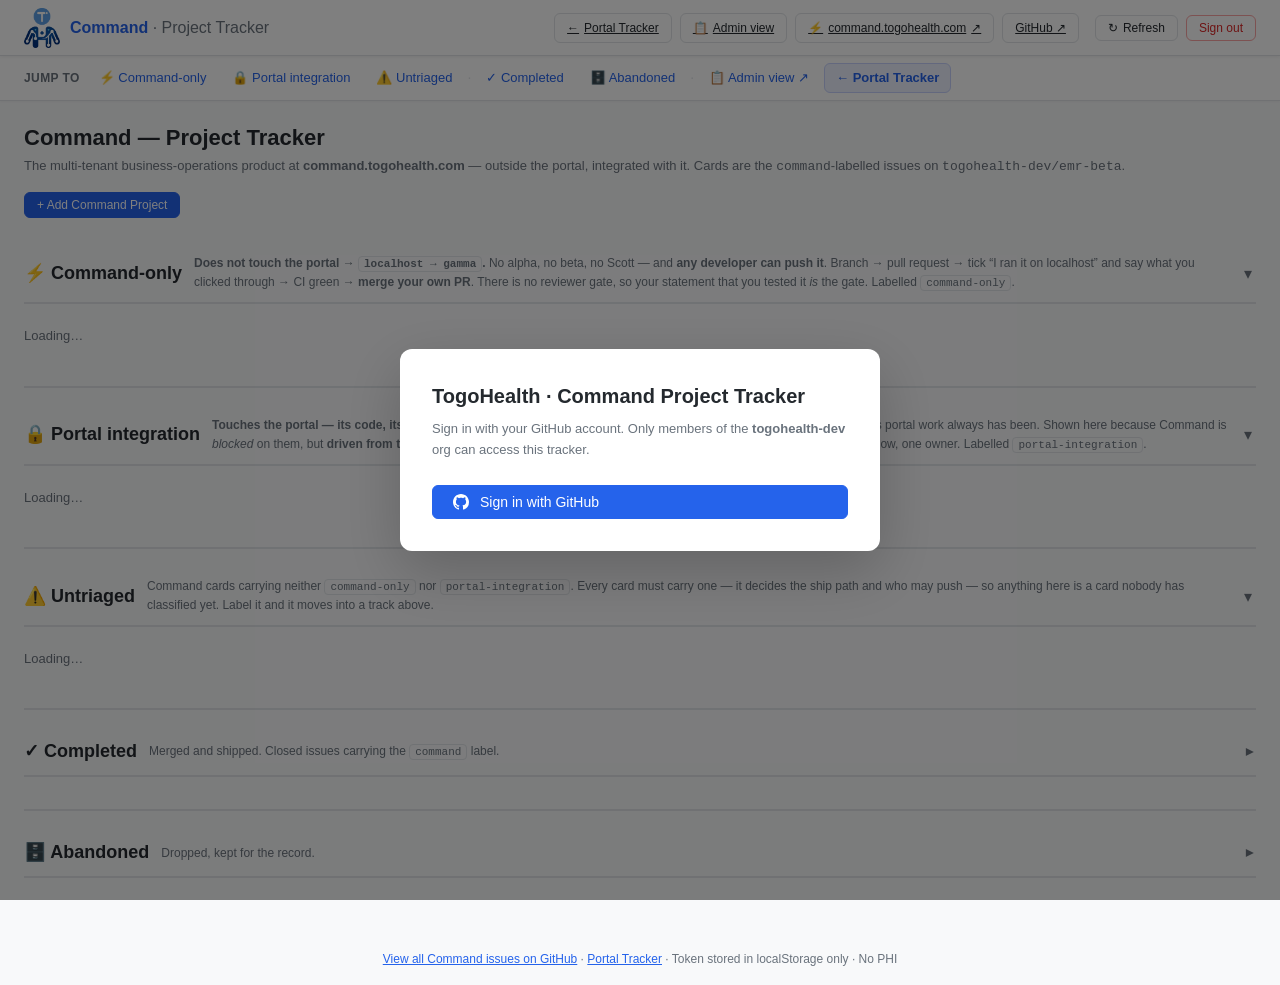
<file: command.html>
<!DOCTYPE html>
<html lang="en">
<head>
<meta charset="UTF-8">
<meta name="viewport" content="width=device-width, initial-scale=1.0">
<link rel="icon" type="image/png" href="icons/togo-favicon.png"><link rel="apple-touch-icon" href="icons/togo-favicon.png">
<title>TogoHealth · Command Project Tracker</title>
<style>
  :root {
    --bg: #f8f9fa;
    --surface: #ffffff;
    --border: #e1e4e8;
    --text: #24292e;
    --text-muted: #6a737d;
    --primary: #2563eb;
    --primary-hover: #1d4ed8;
    --green-bright: #16a34a;
    --green-atl: #059669;
    --green-bg: #d1fae5;
    --red: #dc2626;
    --yellow: #d97706;
    --amber: #b45309;
    --amber-bg: #fef3c7;
    --purple: #7c3aed;
    --purple-bg: #ede9fe;
    --orange: #ea580c;
    --orange-bg: #ffedd5;
    --gray: #6b7280;
    --wave1-bg: #eff6ff; --wave1-border: #bfdbfe;
    --wave2-bg: #f0fdf4; --wave2-border: #bbf7d0;
    --wave3-bg: #fefce8; --wave3-border: #fef08a;
    --wave4-bg: #fdf4ff; --wave4-border: #e9d5ff;
  }
  * { box-sizing: border-box; margin: 0; padding: 0; }
  body { font-family: -apple-system, BlinkMacSystemFont, 'Segoe UI', Helvetica, Arial, sans-serif; background: var(--bg); color: var(--text); font-size: 14px; line-height: 1.5; }

  /* ── Header ── */
  header { background: var(--surface); border-bottom: 1px solid var(--border); padding: 0 24px; display: flex; align-items: center; justify-content: space-between; height: 56px; position: sticky; top: 0; z-index: 100; box-shadow: 0 1px 3px rgba(0,0,0,0.06); }
  .section-nav { position: sticky; top: 56px; z-index: 99; background: var(--surface); border-bottom: 1px solid var(--border); display: flex; align-items: center; gap: 4px; padding: 7px 24px; flex-wrap: wrap; box-shadow: 0 1px 2px rgba(0,0,0,0.04); }
  .section-nav .nav-label { font-size: 12px; color: var(--text-muted); margin-right: 4px; font-weight: 600; text-transform: uppercase; letter-spacing: .4px; }
  .section-nav a { font-size: 13px; color: var(--primary); cursor: pointer; padding: 4px 11px; border-radius: 6px; text-decoration: none; font-weight: 500; }
  .section-nav a:hover { background: #eef2ff; }
  .section-block { scroll-margin-top: 108px; }
  .header-left { display: flex; align-items: center; gap: 12px; min-width: 0; }
  .header-left img { flex-shrink: 0; }   /* never let the logo get squeezed to nothing */
  .logo { font-weight: 700; font-size: 16px; color: var(--primary); white-space: nowrap; overflow: hidden; text-overflow: ellipsis; }
  .logo span { color: var(--text-muted); font-weight: 400; }
  .header-right { display: flex; align-items: center; gap: 8px; flex-shrink: 0; }
  /* Narrow screens: shed the subtitle, then tighten the gutters, so the 56px header keeps
     everything on one line and .section-nav (sticky at top:56px) stays aligned to it. */
  @media(max-width:900px){ .logo span { display: none; } }
  @media(max-width:700px){ .lbl-wide { display: none; } }   /* trim long button labels, keep every control */
  @media(max-width:700px){
    header { padding: 0 12px; }
    .section-nav { padding: 7px 12px; }
    main { padding: 20px 12px; }
  }

  /* ── Auth overlay ── */
  #auth-overlay { position: fixed; inset: 0; background: rgba(0,0,0,0.5); display: flex; align-items: center; justify-content: center; z-index: 1000; }
  .auth-card { background: var(--surface); border-radius: 12px; padding: 32px; width: 480px; max-width: 90vw; box-shadow: 0 20px 60px rgba(0,0,0,0.2); }
  .auth-card h2 { font-size: 20px; margin-bottom: 8px; }
  .auth-card p { color: var(--text-muted); margin-bottom: 24px; font-size: 13px; line-height: 1.6; }
  .auth-card a { color: var(--primary); }
  .input-group { display: flex; flex-direction: column; gap: 6px; margin-bottom: 16px; }
  .input-group label { font-weight: 500; font-size: 13px; }
  .input-group input { border: 1px solid var(--border); border-radius: 6px; padding: 8px 12px; font-size: 14px; font-family: monospace; outline: none; width: 100%; }
  .input-group input:focus { border-color: var(--primary); box-shadow: 0 0 0 3px rgba(37,99,235,0.1); }

  /* ── Buttons ── */
  .btn { display: inline-flex; align-items: center; gap: 5px; padding: 5px 12px; border-radius: 6px; font-size: 12px; font-weight: 500; cursor: pointer; border: 1px solid transparent; transition: all 0.15s; white-space: nowrap; }
  .btn-primary { background: var(--primary); color: #fff; border-color: var(--primary); }
  .btn-primary:hover { background: var(--primary-hover); }
  .btn-outline { background: #fff; color: var(--text); border-color: var(--border); }
  .btn-outline:hover { background: var(--bg); }
  .btn-danger { background: #fff; color: var(--red); border-color: #fca5a5; }
  .btn-danger:hover { background: #fef2f2; }
  .btn-copy { background: #fff; color: var(--purple); border-color: #ddd6fe; }
  .btn-copy:hover { background: #f5f3ff; }
  .btn-copy.copied { color: var(--green-bright); border-color: #bbf7d0; background: #f0fdf4; }
  .btn-green { background: var(--green-atl); color: #fff; border-color: var(--green-atl); }
  .btn-green:hover { background: #047857; }
  .btn-amber { background: #fff; color: var(--amber); border-color: #fcd34d; }
  .btn-amber:hover { background: var(--amber-bg); }
  .btn-purple { background: #fff; color: var(--purple); border-color: #c4b5fd; }
  .btn-purple:hover { background: var(--purple-bg); }
  .btn-orange { background: #fff; color: var(--orange); border-color: #fdba74; }
  .btn-orange:hover { background: var(--orange-bg); }
  .btn-lg { padding: 8px 20px; font-size: 14px; }
  .btn[disabled] { opacity: 0.4; cursor: not-allowed; pointer-events: none; }

  /* ── Main ── */
  main { width: 100%; margin: 0 auto; padding: 20px 24px; }
  .page-header { display: flex; align-items: flex-start; justify-content: space-between; margin-bottom: 16px; gap: 16px; flex-wrap: wrap; }
  .page-header h1 { font-size: 22px; font-weight: 700; }
  .page-header p { color: var(--text-muted); font-size: 13px; margin-top: 2px; }

  /* ── Stats bar ── */
  .stats { display: grid; grid-template-columns: 1fr 1fr repeat(4,auto); gap: 12px; margin-bottom: 20px; align-items: stretch; }
  @media(max-width:900px){ .stats { grid-template-columns: 1fr 1fr; } }
  .stat { background: var(--surface); border: 1px solid var(--border); border-radius: 8px; padding: 12px 16px; }
  .stat-label { font-size: 11px; font-weight: 600; text-transform: uppercase; letter-spacing: 0.4px; color: var(--text-muted); margin-bottom: 6px; }
  .stat-value { font-size: 22px; font-weight: 700; }
  .stat-sub { font-size: 11px; color: var(--text-muted); margin-top: 2px; }
  .stat-progress-track { height: 6px; background: var(--border); border-radius: 3px; margin-top: 8px; overflow: hidden; }
  .stat-progress-fill { height: 100%; border-radius: 3px; transition: width 0.6s ease; }
  .fill-onc { background: var(--primary); }
  .fill-mips { background: var(--green-atl); }
  .stat-sm { min-width: 80px; }
  .stat-sm .stat-value { font-size: 28px; }

  /* ── Alert banner ── */
  .eval-alert { background: #fffbeb; border: 1px solid #fcd34d; border-radius: 8px; padding: 12px 16px; margin-bottom: 20px; display: flex; align-items: center; gap: 12px; flex-wrap: wrap; }
  .eval-alert .alert-icon { font-size: 20px; }
  .eval-alert .alert-text { flex: 1; font-size: 13px; }
  .eval-alert strong { display: block; color: var(--amber); }

  /* ── Filters ── */
  .filters { display: flex; gap: 6px; flex-wrap: wrap; align-items: center; }
  .filter-btn { padding: 4px 12px; border-radius: 20px; border: 1px solid var(--border); background: var(--surface); font-size: 12px; cursor: pointer; font-weight: 500; transition: all 0.15s; }
  .filter-btn.active { background: var(--primary); color: #fff; border-color: var(--primary); }
  .filter-sep { color: var(--border); font-size: 18px; line-height: 1; }

  /* ── Wave groups ── */
  .wave-group { margin-bottom: 20px; }
  .wave-header { display: flex; align-items: center; gap: 10px; padding: 10px 14px; border-radius: 8px 8px 0 0; border: 1px solid; border-bottom: none; cursor: pointer; user-select: none; }
  .wave-header h2 { font-size: 14px; font-weight: 700; }
  .wave-meta { color: var(--text-muted); font-size: 12px; margin-left: auto; display: flex; gap: 12px; }
  .wave-meta span { white-space: nowrap; }
  .wave-1 .wave-header { background: var(--wave1-bg); border-color: var(--wave1-border); }
  .wave-2 .wave-header { background: var(--wave2-bg); border-color: var(--wave2-border); }
  .wave-3 .wave-header { background: var(--wave3-bg); border-color: var(--wave3-border); }
  .wave-4 .wave-header { background: var(--wave4-bg); border-color: var(--wave4-border); }
  .chevron { font-size: 10px; transition: transform 0.2s; }
  .wave-group.collapsed .chevron { transform: rotate(-90deg); }
  .wave-group.collapsed .wave-table-wrap { display: none; }

  /* ── Table ── */
  .wave-table-wrap { border: 1px solid var(--border); border-top: none; border-radius: 0 0 8px 8px;
    /* overflow-x:auto (not hidden) so a table too wide for the viewport SCROLLS instead of
       having its right-hand columns clipped away unreachably. overflow-y stays hidden so the
       Progress dropdown behaves exactly as before. */
    overflow-x: auto; overflow-y: hidden; -webkit-overflow-scrolling: touch; }
  table { width: 100%; border-collapse: collapse; background: var(--surface); }
  th { text-align: left; font-size: 11px; font-weight: 600; text-transform: uppercase; letter-spacing: 0.4px; color: var(--text-muted); padding: 8px 10px; background: #fafbfc; border-bottom: 1px solid var(--border); }
  td { padding: 9px 10px; border-bottom: 1px solid var(--border); vertical-align: middle; }
  tr:last-child td { border-bottom: none; }
  tr.row-atl td { background: #f0fdf4; }
  tr.row-beta-complete td { background: #fffbeb; animation: pulse-row 2s ease-in-out infinite; }
  @keyframes pulse-row { 0%,100% { background: #fffbeb; } 50% { background: #fef9c3; } }
  tr.row-done td { opacity: 0.65; }
  tr:hover td { filter: brightness(0.97); }

  .issue-link { color: var(--text); font-weight: 500; text-decoration: none; font-size: 13px; }
  .issue-link:hover { color: var(--primary); }
  .issue-num { color: var(--text-muted); font-size: 11px; font-family: monospace; display: block; }

  /* ── Status badges ── */
  .badge { display: inline-flex; align-items: center; gap: 4px; padding: 2px 8px; border-radius: 10px; font-size: 11px; font-weight: 600; white-space: nowrap; }
  .s-not-started    { background: #f3f4f6; color: var(--gray); }
  .s-in-progress    { background: #dbeafe; color: #1d4ed8; }
  .s-beta-testing   { background: var(--orange-bg); color: var(--orange); }
  .s-beta-complete  { background: var(--amber-bg); color: var(--amber); }
  .s-ready-for-eval { background: var(--purple-bg); color: var(--purple); }
  .s-ready-for-atl  { background: var(--green-bg); color: var(--green-atl); font-size: 12px; padding: 3px 10px; }
  .s-done           { background: #e5e7eb; color: #374151; }
  .badge-onc  { background: var(--purple-bg); color: var(--purple); }
  .badge-mips { background: #fef3c7; color: var(--yellow); }

  /* ── Progress bar (inline) ── */
  .progress-wrap { display: flex; align-items: center; gap: 6px; min-width: 90px; }
  .progress-track { flex: 1; height: 5px; background: var(--border); border-radius: 3px; overflow: hidden; }
  .progress-fill { height: 100%; border-radius: 3px; transition: width 0.4s; }
  .prog-blue  { background: var(--primary); }
  .prog-orange{ background: var(--orange); }
  .prog-amber { background: var(--yellow); }
  .prog-purple{ background: var(--purple); }
  .prog-green { background: var(--green-atl); }
  .prog-gray  { background: var(--gray); }
  .progress-pct { font-size: 11px; color: var(--text-muted); width: 28px; text-align: right; }
  /* ONC segmented contribution bar: grey baseline + one slice per contributing project */
  .onc-bar { flex:1; display:flex; height:7px; background:var(--border); border-radius:3px; overflow:hidden; min-width:70px; }
  .onc-seg { height:100%; position:relative; border-right:1px solid rgba(255,255,255,.75); background:#e5e9f2; }
  .onc-seg:last-child { border-right:none; }
  .onc-seg.seg-base { background:var(--gray); }
  .onc-seg.seg-testing  { background:repeating-linear-gradient(45deg,#dfe5ef,#dfe5ef 3px,#eef1f7 3px,#eef1f7 6px); }
  .onc-seg.seg-optional { background:repeating-linear-gradient(45deg,#e8e2f2,#e8e2f2 3px,#f3eefa 3px,#f3eefa 6px); }
  .onc-100-marker { position:absolute; top:-2px; bottom:-2px; width:2px; background:var(--text); opacity:.55; z-index:2; pointer-events:none; }
  .onc-bar { position:relative; }
  .pct-nondev { color:var(--text-muted); font-weight:600; }
  .sw.sw-testing  { background:repeating-linear-gradient(45deg,#dfe5ef,#dfe5ef 3px,#eef1f7 3px,#eef1f7 6px); }
  .sw.sw-optional { background:repeating-linear-gradient(45deg,#e8e2f2,#e8e2f2 3px,#f3eefa 3px,#f3eefa 6px); }
  .onc-seg-fill { position:absolute; left:0; top:0; height:100%; transition:width .4s; }
  .prog-idle { background:transparent; }
  .onc-total-badge { margin-left:10px; font-size:12px; font-weight:700; color:var(--green-atl); background:var(--green-bg); padding:2px 9px; border-radius:10px; vertical-align:middle; white-space:nowrap; }
  #onc-nav-pct { color:var(--green-atl); font-weight:700; }
  .onc-bar-click { cursor:pointer; }
  .onc-bar-click:hover .onc-bar { outline:2px solid var(--primary); outline-offset:1px; }
  .onc-atl-tag { display:inline-block; font-size:10px; font-weight:700; color:#fff; background:var(--green-atl); padding:1px 5px; border-radius:8px; margin-left:4px; vertical-align:1px; }
  /* ONC criterion detail modal */
  .onc-modal-overlay { position:fixed; inset:0; background:rgba(15,23,42,.45); display:flex; align-items:center; justify-content:center; z-index:1000; padding:20px; }
  .onc-modal-card { background:#fff; border-radius:12px; max-width:660px; width:100%; max-height:86vh; overflow:auto; padding:24px; position:relative; box-shadow:0 24px 64px rgba(0,0,0,.32); }
  .onc-modal-close { position:absolute; top:12px; right:14px; border:none; background:none; font-size:18px; cursor:pointer; color:var(--text-muted); line-height:1; }
  .onc-detail-head { display:flex; justify-content:space-between; align-items:flex-start; gap:12px; margin-bottom:16px; padding-right:20px; }
  .onc-detail-crit { font-size:13px; font-weight:700; color:var(--primary); }
  .onc-detail-title { font-size:16px; font-weight:700; max-width:460px; line-height:1.3; }
  .onc-detail-total { font-size:28px; font-weight:800; white-space:nowrap; }
  .onc-bar-lg { height:20px; border-radius:5px; margin-bottom:10px; }
  .onc-bar-lg .onc-seg { border-right:2px solid #fff; }
  .onc-key-legend { display:flex; flex-wrap:wrap; gap:14px; font-size:12px; color:var(--text-muted); margin-bottom:16px; }
  .onc-key-legend .sw { display:inline-block; width:11px; height:11px; border-radius:3px; vertical-align:-1px; margin-right:5px; }
  .sw.sw-empty { background:var(--border); }
  .onc-detail-table { width:100%; border-collapse:collapse; font-size:13px; }
  .onc-detail-table th { text-align:left; font-size:11px; text-transform:uppercase; letter-spacing:.03em; color:var(--text-muted); border-bottom:1px solid var(--border); padding:6px 8px; }
  .onc-detail-table td { padding:9px 8px; border-bottom:1px solid var(--border); }
  .onc-detail-proj { cursor:pointer; transition:background .12s; }
  .onc-detail-proj:hover { background:#f1f5fd; }
  .onc-dot { display:inline-block; width:9px; height:9px; border-radius:50%; margin-right:6px; }
  .onc-go { color:var(--primary); font-weight:700; text-align:right; }
  .stat-click { cursor:pointer; transition:box-shadow .15s, border-color .15s; }
  .stat-click:hover { border-color:var(--primary); box-shadow:0 2px 10px rgba(37,99,235,.13); }
  .stat-more { font-size:10px; font-weight:600; color:var(--primary); margin-left:6px; text-transform:none; letter-spacing:0; }
  .stat-scope-bar { height:10px; border-radius:5px; margin:8px 0 6px; }
  .onc-detail-pts { font-size:12px; font-weight:600; color:var(--text-muted); margin-top:2px; white-space:nowrap; }
  .onc-pts-beyond { color:var(--text-muted); font-weight:500; }
  .onc-scope-box { background:#f6f8fc; border:1px solid var(--border); border-radius:8px; padding:10px 12px; font-size:12px; line-height:1.55; color:var(--text-muted); margin-bottom:14px; }
  .onc-row-nondev { background:#fafbfd; }
  .onc-detail-foot { font-size:12px; color:var(--text-muted); margin-top:14px; line-height:1.5; }
  .row-flash { animation: rowflash 2.2s ease-out; }
  @keyframes rowflash { 0%,25%{ background:#fff5cc; } 100%{ background:transparent; } }

  /* ── Priority dots ── */
  .priority { display: flex; gap: 2px; }
  .dot { width: 7px; height: 7px; border-radius: 50%; background: var(--border); }
  .dot.on { background: var(--primary); }
  .p5 .dot.on { background: var(--red); }
  .p4 .dot.on { background: var(--yellow); }

  /* ── Actions ── */
  .actions { display: flex; gap: 4px; flex-wrap: wrap; align-items: center; }

  /* ── Dropdown (progress set) ── */
  .drop-wrap { position: relative; display: inline-block; }
  .drop-menu { position: absolute; top: 100%; left: 0; background: var(--surface); border: 1px solid var(--border); border-radius: 6px; box-shadow: 0 4px 12px rgba(0,0,0,0.12); z-index: 200; min-width: 120px; margin-top: 2px; }
  .drop-menu button { display: block; width: 100%; text-align: left; padding: 7px 12px; font-size: 12px; background: none; border: none; cursor: pointer; color: var(--text); }
  .drop-menu button:hover { background: var(--bg); }
  .drop-menu { display: none; }
  .drop-wrap.open .drop-menu { display: block; }

  /* ── Loading / error ── */
  #loading, #error-msg { text-align: center; padding: 60px 24px; color: var(--text-muted); }
  #error-msg { color: var(--red); }
  .spinner { width: 32px; height: 32px; border: 3px solid var(--border); border-top-color: var(--primary); border-radius: 50%; animation: spin 0.8s linear infinite; margin: 0 auto 16px; }
  @keyframes spin { to { transform: rotate(360deg); } }

  /* ── Toast ── */
  #toast { position: fixed; bottom: 24px; right: 24px; background: #1e293b; color: #fff; padding: 10px 18px; border-radius: 8px; font-size: 13px; opacity: 0; transition: opacity 0.2s; pointer-events: none; z-index: 500; }
  #toast.show { opacity: 1; }

  footer { text-align: center; padding: 20px; color: var(--text-muted); font-size: 12px; }
  footer a { color: var(--primary); }

  /* ── Section headers ── */
  .section-block { margin-bottom: 32px; }
  .section-hdr { display: flex; align-items: center; gap: 12px; margin-bottom: 14px; padding-bottom: 10px; border-bottom: 2px solid var(--border); }
  .section-hdr h2 { font-size: 18px; font-weight: 700; flex: 1; }
  .section-hdr p { font-size: 12px; color: var(--text-muted); }
  /* "Completed stats" chip, inline immediately after the Production — Completed title */
  .stats-link { margin-left: 12px; font-size: 12px; font-weight: 600; color: var(--primary);
    background: #eff4ff; border: 1px solid #c7d7fe; border-radius: 999px; padding: 3px 11px;
    text-decoration: none; vertical-align: middle; white-space: nowrap; display: inline-block; }
  .stats-link:hover { background: var(--primary); color: #fff; border-color: var(--primary); }
  .section-divider { border: none; border-top: 2px solid var(--border); margin: 28px 0; }

  /* ── Project table (Current Projects + Future Ideas) ── */
  .proj-table-wrap { border: 1px solid var(--border); border-radius: 8px; margin-bottom: 8px;
    overflow-x: auto; overflow-y: hidden; -webkit-overflow-scrolling: touch; }
  .proj-table-wrap table { width: 100%; border-collapse: collapse; background: var(--surface); }
  .proj-table-wrap th { text-align: left; font-size: 11px; font-weight: 600; text-transform: uppercase; letter-spacing: 0.4px; color: var(--text-muted); padding: 8px 12px; background: #fafbfc; border-bottom: 1px solid var(--border); }
  .proj-table-wrap td { padding: 10px 12px; border-bottom: 1px solid var(--border); vertical-align: top; }
  .proj-table-wrap tr:last-child td { border-bottom: none; }
  .proj-table-wrap tr:hover td { background: #f8faff; }
  .proj-table-wrap tr.abandoned td { opacity: 0.45; }

  .proj-title { font-weight: 600; font-size: 13px; color: var(--text); text-decoration: none; }
  .proj-title:hover { color: var(--primary); }
  .proj-desc { font-size: 12px; color: var(--text-muted); margin-top: 2px; max-width: 380px; white-space: nowrap; overflow: hidden; text-overflow: ellipsis; }

  /* Status badges for projects */
  .ps-planning   { background:#f3f4f6; color:var(--gray); }
  .ps-in-progress{ background:#dbeafe; color:#1d4ed8; }
  .ps-pr-ready   { background:#fef3c7; color:var(--amber); }
  .ps-needs-revision { background:#fee2e2; color:var(--red); }
  .ps-beta       { background:var(--green-bg); color:var(--green-atl); font-weight:700; }
  .ps-alpha      { background:#ccfbf1; color:#0f766e; font-weight:700; }
  .ps-ready-prod { background:#e0e7ff; color:#4338ca; font-weight:700; }
  /* Tiered sub-sections inside a Current-Projects group: a small gap + a quiet label
     separate the "live" tier (deploy link / in the shared build) from the "queued" tier. */
  tr.cp-tier-gap td { height:12px; padding:0; border:none; background:transparent; }
  tr.cp-tier-note td { font-size:10.5px; font-weight:700; letter-spacing:.04em; text-transform:uppercase;
    color:var(--text-muted); background:transparent; border:none; padding:2px 8px 4px; }
  /* Integrations vendor group header (jump-bar anchors) */
  tr.int-vgroup td { background:#eef2fb; font-weight:700; font-size:12px; color:var(--text);
    padding:7px 8px; border-top:2px solid var(--border); scroll-margin-top:96px; }
  /* Notes rich field with inline @-mentions */
  .notes-rich { min-height:72px; max-height:220px; overflow-y:auto; font-size:13px; line-height:1.9;
    padding:8px 10px; border:1px solid var(--border); border-radius:6px; font-family:inherit; outline:none; }
  .notes-rich:focus { border-color:var(--primary); }
  .notes-rich.is-empty:before { content:attr(data-placeholder); color:var(--text-muted); }
  .mention-bubble { display:inline-flex; align-items:center; gap:5px; font-size:12px; font-weight:600;
    padding:2px 9px; border-radius:999px; line-height:1.7; }
  .mention-bubble.ok  { background:#dcfce7; color:#166534; border:1px solid #86efac; }
  .mention-bubble.bad { background:#fee2e2; color:#b91c1c; border:1px solid #fca5a5; }
  .mention-bubble .rm { cursor:pointer; opacity:.65; font-weight:700; }
  .notify-suggest { border:1px solid var(--border); border-radius:6px; margin-top:4px; background:#fff;
    box-shadow:0 6px 18px rgba(0,0,0,.10); overflow:hidden; max-height:180px; overflow-y:auto; }
  .notify-suggest .opt { padding:7px 10px; cursor:pointer; display:flex; align-items:center; gap:8px; }
  .notify-suggest .opt.hi { background:#eff6ff; }
  .notify-help { font-size:10.5px; color:var(--text-muted); margin-top:5px; }
  .ps-beta-version { background:#efe4ff; color:#6b21a8; font-weight:700; }
  .greek { font-family: Georgia, "Times New Roman", serif; font-style: italic; font-weight: 700; }
  .stage-ico { height: 1.4em; width: auto; vertical-align: -0.32em; }
  .ps-abandoned  { background:#f3f4f6; color:#9ca3af; }
  .ps-done       { background:#e5e7eb; color:#374151; }

  /* ONC ref tag on project row */
  .onc-ref { display:inline-flex; align-items:center; gap:3px; padding:2px 6px; background:var(--purple-bg); color:var(--purple); border-radius:4px; font-size:10px; font-weight:600; white-space:nowrap; cursor:help; }

  /* Scott's comment preview */
  .scott-comment { font-size:11px; color:var(--text-muted); max-width:260px; }
  .scott-comment strong { color:var(--amber); display:block; margin-bottom:1px; }
  .scott-comment .comment-text { white-space:nowrap; overflow:hidden; text-overflow:ellipsis; display:block; max-width:240px; }
  .beta-link { display:inline-flex; align-items:center; gap:4px; padding:3px 8px; background:var(--green-bg); color:var(--green-atl); border-radius:4px; font-size:11px; font-weight:600; text-decoration:none; }

  /* Priority stars */
  .stars { color:#fbbf24; font-size:13px; letter-spacing:1px; }
  .stars .empty { color:var(--border); }

  /* ── Collapsible sections ── */
  .section-block.sec-collapsed .sec-body { display: none; }
  .sec-toggle { background:none; border:none; cursor:pointer; font-size:16px; color:var(--text-muted); padding:0 4px; transition:transform 0.2s; }
  .section-block.sec-collapsed .sec-toggle { transform: rotate(-90deg); }

  /* ── Add New Modal ── */
  #add-modal { position:fixed; inset:0; background:rgba(0,0,0,0.5); display:none; align-items:center; justify-content:center; z-index:200; }
  #add-modal.open { display:flex; }
  /* A silent auto-refresh reuses the normal loaders, which each flip their own
     spinner on and hide their section. Suppressing that here beats threading a
     "silent" flag through seven loader functions, and cannot miss one. */
  body.auto-refreshing #loading,
  body.auto-refreshing [id$="-loading"] { display:none !important; }
  body.auto-refreshing #content { display:block !important; }
  .modal-card { background:var(--surface); border-radius:12px; padding:28px; width:560px; max-width:94vw; max-height:90vh; overflow-y:auto; box-shadow:0 20px 60px rgba(0,0,0,0.2); }
  .modal-card h3 { font-size:17px; font-weight:700; margin-bottom:16px; }
  .modal-field { margin-bottom:14px; }
  .modal-field label { display:block; font-size:12px; font-weight:600; color:var(--text-muted); margin-bottom:5px; text-transform:uppercase; letter-spacing:0.3px; }
  .modal-field input, .modal-field textarea, .modal-field select { width:100%; border:1px solid var(--border); border-radius:6px; padding:8px 10px; font-size:13px; font-family:inherit; background:var(--surface); outline:none; }
  .modal-field input:focus, .modal-field textarea:focus, .modal-field select:focus { border-color:var(--primary); box-shadow:0 0 0 3px rgba(37,99,235,0.1); }
  .modal-field textarea { height:72px; resize:vertical; }
  .modal-row { display:grid; grid-template-columns:1fr 1fr; gap:12px; }
  .modal-actions { display:flex; gap:8px; justify-content:flex-end; margin-top:20px; }
  .modal-onc-note { font-size:11px; color:var(--purple); background:var(--purple-bg); padding:8px 10px; border-radius:6px; margin-top:6px; line-height:1.5; }
  .cp-toggle { background:none; border:0; cursor:pointer; font-size:13px; color:var(--text-muted);
               padding:0 2px; line-height:1; transition:transform .15s; }
  .cp-toggle:hover { color:var(--text); }
  .cp-group.cp-collapsed .cp-body { display:none; }
  .cp-group.cp-collapsed .cp-toggle { transform:rotate(-90deg); }
  /* ── Command-specific ── */
  /* ── Board switch ──
     The two trackers are siblings, not a page and a subpage, so the link from
     each to the other is styled as a distinct control rather than blending into
     the row of section jumps beside it. */
  .board-switch { font-weight:700 !important; background:#eef2ff; border:1px solid #c7d2fe;
                  color:var(--primary) !important; border-radius:6px; padding:4px 11px !important; }
  .board-switch:hover { background:#e0e7ff !important; }

  /* This page's section headings are longer than the portal tracker's ("Portal-side
     — Scott's flow" vs "Future Builds"), and .section-hdr h2 { flex:1 } shrinks to
     content, so the heading wrapped to three lines while the blurb kept its natural
     width. Pin the heading and let the blurb take the slack instead. */
  .section-hdr h2 { flex:0 0 auto; white-space:nowrap; }
  .section-hdr p  { flex:1 1 320px; min-width:240px; }
  @media(max-width:760px){ .section-hdr { flex-wrap:wrap; } .section-hdr h2 { white-space:normal; } }
  .track-note { font-size:12px; color:var(--text-muted); line-height:1.55; }
  .track-note code { background:var(--bg); border:1px solid var(--border); border-radius:4px; padding:1px 5px; font-size:11px; }
  .umbrella { background:linear-gradient(90deg,#ecfeff,#f0fdfa); border:1px solid #99f6e4; border-radius:8px; padding:12px 16px; margin-bottom:18px; display:flex; align-items:center; gap:12px; flex-wrap:wrap; }
  .umbrella .u-ico { font-size:20px; }
  .umbrella .u-text { flex:1; font-size:13px; min-width:240px; }
  .umbrella strong { display:block; color:#0f766e; }
  .badge.ps-pr-open { background:#fef3c7; color:#92400e; }
  .badge.ps-blocked { background:#fee2e2; color:#b91c1c; }
  .badge.ps-portal  { background:#ede9fe; color:#5b21b6; }
  .lane-pill { display:inline-block; font-size:10px; font-weight:700; letter-spacing:.3px; text-transform:uppercase; padding:2px 7px; border-radius:20px; vertical-align:middle; }
  .lane-command { background:#ccfbf1; color:#0f766e; }
  .lane-portal  { background:#ede9fe; color:#5b21b6; }
  .lane-untriaged { background:#fee2e2; color:#991b1b; }
</style>
</head>
<body>

<div id="auth-overlay">
  <div class="auth-card">
    <h2>TogoHealth · Command Project Tracker</h2>
    <p>Sign in with your GitHub account. Only members of the <strong>togohealth-dev</strong> org can access this tracker.</p>
    <button class="btn btn-primary btn-lg" onclick="startOAuth()" style="width:100%">
      <svg height="16" width="16" viewBox="0 0 16 16" style="vertical-align:middle;margin-right:6px" fill="currentColor"><path d="M8 0C3.58 0 0 3.58 0 8c0 3.54 2.29 6.53 5.47 7.59.4.07.55-.17.55-.38 0-.19-.01-.82-.01-1.49-2.01.37-2.53-.49-2.69-.94-.09-.23-.48-.94-.82-1.13-.28-.15-.68-.52-.01-.53.63-.01 1.08.58 1.23.82.72 1.21 1.87.87 2.33.66.07-.52.28-.87.51-1.07-1.78-.2-3.64-.89-3.64-3.95 0-.87.31-1.59.82-2.15-.08-.2-.36-1.02.08-2.12 0 0 .67-.21 2.2.82.64-.18 1.32-.27 2-.27.68 0 1.36.09 2 .27 1.53-1.04 2.2-.82 2.2-.82.44 1.1.16 1.92.08 2.12.51.56.82 1.27.82 2.15 0 3.07-1.87 3.75-3.65 3.95.29.25.54.73.54 1.48 0 1.07-.01 1.93-.01 2.2 0 .21.15.46.55.38A8.013 8.013 0 0016 8c0-4.42-3.58-8-8-8z"/></svg>
      Sign in with GitHub
    </button>
    <p id="auth-error" style="color:#dc2626;font-size:12px;margin-top:12px;display:none"></p>
  </div>
</div>

<header>
  <div class="header-left" style="display:flex;align-items:center;gap:10px">
    <img src="icons/togo-logo.png" alt="Togo Health" style="height:40px;width:auto;display:block">
    <div class="logo">Command <span>· Project Tracker</span></div>
  </div>
  <div class="header-right">
    <a href="index.html" class="btn btn-outline" title="The portal's own development tracker — ONC certification, alpha→beta→gamma">←<span class="lbl-wide"> Portal Tracker</span></a>
    <a href="command-admin.html" class="btn btn-outline" title="Admin view — who we're waiting on, what's next in each bundle, and whether the ship-path rule is holding">📋<span class="lbl-wide"> Admin view</span></a>
    <a href="https://command.togohealth.com" target="_blank" class="btn btn-outline" title="The Command app itself">⚡<span class="lbl-wide"> command.togohealth.com</span> ↗</a>
    <a href="https://github.com/togohealth-dev/emr-beta/issues?q=is%3Aissue+label%3Acommand" target="_blank" class="btn btn-outline">GitHub ↗</a>
    <span id="last-updated" style="font-size:11px;color:var(--text-muted);align-self:center;white-space:nowrap" title="The board re-reads GitHub every 5 minutes — press ↻ Refresh for it now"></span>
    <button class="btn btn-outline" onclick="loadAll()" title="Refresh now">↻<span class="lbl-wide"> Refresh</span></button>
    <button class="btn btn-danger" onclick="clearToken()">Sign out</button>
  </div>
</header>

<nav class="section-nav">
  <span class="nav-label">Jump to</span>
  <a onclick="jumpTo('co')" title="Command-only work — ships without Scott">⚡ Command-only</a>
  <a onclick="jumpTo('ps')" title="Portal integration — localhost→alpha→beta→gamma, through Scott">🔒 Portal integration</a>
  <a onclick="jumpTo('un')" title="Cards not yet classified into either track">⚠️ Untriaged</a>
  <span style="color:var(--border)">·</span>
  <a onclick="jumpTo('done')">✓ Completed</a>
  <a onclick="jumpTo('ab')">🗄️ Abandoned</a>
  <span style="color:var(--border)">·</span>
  <a href="command-admin.html" title="Who we're waiting on, what's next in each bundle, ship-path health">📋 Admin view ↗</a>
  <a href="index.html" class="board-switch" title="The portal's own board — ONC certification, and the localhost→alpha→beta→gamma flow through Scott">← Portal Tracker</a>
</nav>

<main>
  <div class="page-header">
    <div>
      <h1>Command — Project Tracker</h1>
      <p>The multi-tenant business-operations product at <strong>command.togohealth.com</strong> — outside the portal, integrated with it. Cards are the <code>command</code>-labelled issues on <code>togohealth-dev/emr-beta</code>.</p>
    </div>
    <button class="btn btn-primary" onclick="openAddModal()">+ Add Command Project</button>
  </div>

  <div id="umbrella-banner"></div>

  <div class="stats" id="stats"></div>

  <!-- ── COMMAND-ONLY ── -->
  <div class="section-block" id="sec-co">
    <div class="section-hdr">
      <h2>⚡ Command-only</h2>
      <p class="track-note"><strong>Does not touch the portal → <code>localhost&nbsp;→&nbsp;gamma</code>.</strong> No alpha, no beta, no Scott — and <strong>any developer can push it</strong>. Branch → pull request → tick “I ran it on localhost” and say what you clicked through → CI green → <strong>merge your own PR</strong>. There is no reviewer gate, so your statement that you tested it <em>is</em> the gate. Labelled <code>command-only</code>.</p>
      <button class="sec-toggle" onclick="toggleSection('co')">▾</button>
    </div>
    <div class="sec-body">
      <div id="co-loading" style="color:var(--text-muted);font-size:13px;padding:8px 0">Loading…</div>
      <div id="co-content" style="display:none"></div>
    </div>
  </div>

  <hr class="section-divider">

  <!-- ── PORTAL-SIDE ── -->
  <div class="section-block" id="sec-ps">
    <div class="section-hdr">
      <h2>🔒 Portal integration</h2>
      <p class="track-note"><strong>Touches the portal — its code, its database, its UI → <code>localhost&nbsp;→&nbsp;alpha&nbsp;→&nbsp;beta&nbsp;→&nbsp;gamma</code>, through Scott</strong>, exactly as portal work always has been. Shown here because Command is <em>blocked</em> on them, but <strong>driven from the <a href="index.html">Portal Tracker</a></strong>, which is where that machinery lives. Read-only here on purpose: one flow, one owner. Labelled <code>portal-integration</code>.</p>
      <button class="sec-toggle" onclick="toggleSection('ps')">▾</button>
    </div>
    <div class="sec-body">
      <div id="ps-loading" style="color:var(--text-muted);font-size:13px;padding:8px 0">Loading…</div>
      <div id="ps-content" style="display:none"></div>
    </div>
  </div>

  <hr class="section-divider">

  <!-- ── UNTRIAGED ── -->
  <div class="section-block" id="sec-un">
    <div class="section-hdr">
      <h2>⚠️ Untriaged</h2>
      <p class="track-note">Command cards carrying neither <code>command-only</code> nor <code>portal-integration</code>. Every card must carry one — it decides the ship path and who may push — so anything here is a card nobody has classified yet. Label it and it moves into a track above.</p>
      <button class="sec-toggle" onclick="toggleSection('un')">▾</button>
    </div>
    <div class="sec-body">
      <div id="un-loading" style="color:var(--text-muted);font-size:13px;padding:8px 0">Loading…</div>
      <div id="un-content" style="display:none"></div>
    </div>
  </div>

  <hr class="section-divider">

  <!-- ── COMPLETED ── -->
  <div class="section-block" id="sec-done">
    <div class="section-hdr">
      <h2>✓ Completed</h2>
      <p class="track-note">Merged and shipped. Closed issues carrying the <code>command</code> label.</p>
      <button class="sec-toggle" onclick="toggleSection('done')">▾</button>
    </div>
    <div class="sec-body">
      <div id="done-loading" style="color:var(--text-muted);font-size:13px;padding:8px 0">Loading…</div>
      <div id="done-content" style="display:none"></div>
    </div>
  </div>

  <hr class="section-divider">

  <!-- ── ABANDONED ── -->
  <div class="section-block" id="sec-ab">
    <div class="section-hdr">
      <h2>🗄️ Abandoned</h2>
      <p class="track-note">Dropped, kept for the record.</p>
      <button class="sec-toggle" onclick="toggleSection('ab')">▾</button>
    </div>
    <div class="sec-body">
      <div id="ab-content"></div>
    </div>
  </div>

  <p id="error-msg" style="display:none;color:var(--red);font-size:13px;margin-top:16px"></p>
</main>

<!-- ── ADD NEW MODAL ── -->
<div id="add-modal">
  <div class="modal-card">
    <h3 id="modal-title">Add Command Project</h3>
    <div class="modal-field">
      <label>Title</label>
      <input type="text" id="m-title" placeholder="e.g. Command 40/40 · Entity document storage">
    </div>
    <div class="modal-field">
      <label>Description</label>
      <textarea id="m-desc" placeholder="What does this build do? What problem does it solve?"></textarea>
    </div>
    <div class="modal-row">
      <div class="modal-field">
        <label>Type</label>
        <select id="m-type">
          <option value="feature">Feature</option>
          <option value="bugfix">Bug Fix</option>
          <option value="performance">Performance</option>
          <option value="infrastructure">Infrastructure</option>
          <option value="ux">UX / Design</option>
          <option value="documentation">Documentation</option>
        </select>
      </div>
      <div class="modal-field">
        <label>Est. Hours</label>
        <input type="number" id="m-hours" placeholder="8" min="1">
      </div>
    </div>
    <div class="modal-field">
      <label>Priority (1 = lowest, 5 = highest)</label>
      <select id="m-priority">
        <option value="1">1 — Low / someday</option>
        <option value="2">2 — Nice to have</option>
        <option value="3" selected>3 — Medium</option>
        <option value="4">4 — High</option>
        <option value="5">5 — Critical</option>
      </select>
    </div>
    <!-- The track is the one thing that must be decided at creation: it decides who
         ships the card and through which flow. Defaulting it silently is how a card
         ends up in Untriaged, so it is a required choice with no pre-selection. -->
    <div class="modal-field">
      <label>How does this ship?</label>
      <select id="m-track" onchange="updateTrackNote()">
        <option value="">— Choose one —</option>
        <option value="command-only">⚡ Command-only — no portal: localhost→gamma, any developer pushes</option>
        <option value="portal-integration">🔒 Portal integration — touches the portal: localhost→alpha→beta→gamma, via Scott</option>
      </select>
      <div class="modal-onc-note" id="m-track-note" style="display:none"></div>
    </div>
    <div class="modal-field">
      <label>PR Link (optional — can add later)</label>
      <input type="url" id="m-pr" placeholder="https://github.com/togohealth-dev/emr-beta/pull/…">
    </div>
    <div class="modal-field">
      <label><input type="checkbox" id="m-assign" checked style="width:auto;margin-right:6px">Assign to me</label>
    </div>
    <div class="modal-actions" id="modal-form-actions">
      <button class="btn btn-outline" onclick="closeAddModal()">Cancel</button>
      <button class="btn btn-primary" id="modal-submit-btn" onclick="submitNewProject()">Create</button>
    </div>
    <div id="modal-success" style="display:none">
      <div style="text-align:center;padding:8px 0 16px">
        <div style="font-size:36px;margin-bottom:10px">✅</div>
        <div id="modal-success-title" style="font-weight:700;font-size:16px;margin-bottom:6px"></div>
        <a id="modal-success-link" href="" target="_blank" style="font-size:12px;color:var(--primary)">View on GitHub ↗</a>
      </div>
      <div style="padding:12px 14px;background:var(--amber-bg);border:1px solid #fcd34d;border-radius:8px;font-size:12px;color:#92400e;line-height:1.5;margin-bottom:14px">
        <strong>Next step:</strong> Copy the Claude prompt below and paste it into a new Claude Code session opened in <code>~/claude/command/</code>. It pre-loads the Command lane's MD files — the rules that make the branch → PR → localhost-confirmed → merge flow real, since GitHub Free cannot enforce them.
      </div>
      <div style="display:flex;gap:8px;justify-content:center">
        <button class="btn btn-primary" id="modal-copy-prompt-btn" onclick="copyNewProjectPrompt()">📋 Copy Claude Prompt</button>
        <button class="btn btn-outline" onclick="closeAddModal()">Done</button>
      </div>
    </div>
  </div>
</div>
<!-- Notes modal -->
<div id="notes-modal" style="position:fixed;inset:0;background:rgba(0,0,0,0.5);display:none;align-items:center;justify-content:center;z-index:200">
  <div class="modal-card" style="width:560px;max-height:82vh;display:flex;flex-direction:column;padding:0;overflow:hidden">
    <div style="padding:18px 20px 14px;border-bottom:1px solid var(--border);flex-shrink:0">
      <div style="display:flex;align-items:center;justify-content:space-between">
        <div>
          <h3 style="font-size:15px;font-weight:700;margin:0 0 2px">Notes</h3>
          <p id="notes-modal-title" style="font-size:12px;color:var(--text-muted);margin:0"></p>
        </div>
        <button class="btn btn-outline btn-sm" onclick="closeNotesModal()">✕</button>
      </div>
    </div>
    <div id="notes-history" style="flex:1;overflow-y:auto;padding:16px 20px;display:flex;flex-direction:column;gap:12px"></div>
    <div style="padding:14px 20px;border-top:1px solid var(--border);flex-shrink:0">
      <div id="notes-rich" contenteditable="true" class="notes-rich is-empty" data-placeholder="Add a note…  (type @ to mention someone — e.g. @scott)" oninput="onRichInput()" onkeydown="onRichKey(event)" onblur="onRichBlur()"></div>
      <div id="notify-suggest" class="notify-suggest" style="display:none"></div>
      <div class="notify-help">Type <b>@</b> then a name to mention someone — Tab/Enter or click a suggestion. Green ✓ = real user (gets emailed); red ✕ = not a known user (ignored).</div>
      <div id="notes-attachments" style="display:none;margin-top:6px;display:flex;flex-wrap:wrap;gap:6px"></div>
      <input type="file" id="notes-file-input" style="display:none" onchange="handleNoteFile(event)">
      <div style="display:flex;justify-content:space-between;align-items:center;margin-top:8px">
        <button class="btn btn-outline btn-sm" onclick="document.getElementById('notes-file-input').click()" title="Attach a file (CSV, PDF, image, etc.)">📎 Attach file</button>
        <button class="btn btn-primary" id="notes-submit-btn" onclick="submitNote()">Post Note</button>
      </div>
    </div>
  </div>
</div>
<!-- ── EDIT MODAL ── -->
<div id="edit-modal" onclick="closeEditModal(event)" style="position:fixed;inset:0;background:rgba(0,0,0,0.5);display:none;align-items:center;justify-content:center;z-index:200">
  <div class="modal-card" style="width:480px" onclick="event.stopPropagation()">
    <h3 style="font-size:16px;font-weight:700;margin-bottom:4px">Edit Project</h3>
    <div class="modal-field" style="margin-top:12px">
      <label>Title</label>
      <input type="text" id="edit-title" style="width:100%;box-sizing:border-box">
    </div>
    <div class="modal-field" style="margin-top:12px">
      <label>Priority</label>
      <select id="edit-priority">
        <option value="">— None —</option>
        <option value="5">★★★★★ Highest (Priority 5)</option>
        <option value="4">★★★★☆ High (Priority 4)</option>
        <option value="3">★★★☆☆ Medium (Priority 3)</option>
        <option value="2">★★☆☆☆ Low (Priority 2)</option>
        <option value="1">★☆☆☆☆ Lowest (Priority 1)</option>
      </select>
    </div>
    <div class="modal-field" style="margin-top:12px">
      <label>Assignee</label>
      <!-- Options are filled from TEAM at init — a hand-kept copy drifted and left
           half the team unselectable, which silently blanked their assignment on save. -->
      <select id="edit-assignee">
        <option value="">— Unassigned —</option>
      </select>
    </div>
    <div class="modal-field" style="margin-top:12px">
      <label>PR / Commit URL</label>
      <input type="text" id="edit-pr-url" placeholder="https://github.com/togohealth-dev/emr-beta/pull/123" style="width:100%;box-sizing:border-box">
    </div>
    <div class="modal-actions" style="margin-top:16px">
      <button class="btn btn-outline" onclick="closeEditModal()">Cancel</button>
      <button class="btn btn-primary" onclick="saveEdit()">Save</button>
    </div>
  </div>
</div>


<footer><a href="https://github.com/togohealth-dev/emr-beta/issues?q=is%3Aissue+label%3Acommand" target="_blank">View all Command issues on GitHub</a> · <a href="index.html">Portal Tracker</a> · Token stored in localStorage only · No PHI</footer>
<div id="toast"></div>
<div id="busy-chip" style="display:none;position:fixed;top:64px;left:50%;transform:translateX(-50%);z-index:300;background:#1e293b;color:#fff;padding:7px 16px;border-radius:999px;font-size:13px;font-weight:600;box-shadow:0 3px 12px rgba(0,0,0,0.25);align-items:center;gap:8px">
  <span class="busy-spin" style="display:inline-block;width:13px;height:13px;border:2px solid rgba(255,255,255,0.35);border-top-color:#fff;border-radius:50%;animation:busyspin 0.7s linear infinite"></span>
  <span id="busy-text">Updating…</span>
</div>
<style>@keyframes busyspin{to{transform:rotate(360deg)}}</style>

<script>
// ═══════════════════════════════════════════════════════════════════════════
// Command Project Tracker
//
// The sibling of index.html (the Portal Development Tracker). Same look, same
// plumbing, same GitHub token — deliberately, so moving between them costs a
// click and no relearning. What differs is the QUESTION each page answers:
//
//   index.html    — "where is the portal in ONC certification, and what is in
//                    alpha / beta / gamma right now?"
//   command.html  — "what is Command shipping, and who ships it?"
//
// Command's cards live in the SAME repo (togohealth-dev/emr-beta, label
// `command`, umbrella #754) — the split is a split of VIEWS, not of data.
// Nothing here migrates an issue; both pages read the one source of truth.
//
// The organizing axis is the ship path, because for Command that is the only
// thing that changes how you work. Greg set the rule on 2026-09-16 and it is
// exactly two cases, with every card carrying one of them:
//   `command-only`        does not touch the portal → localhost→gamma. No alpha,
//                         no beta, no Scott; ANY developer can push it. Branch →
//                         PR → "I ran it on localhost" → CI green → merge your own.
//   `portal-integration`  touches the portal → localhost→alpha→beta→gamma,
//                         pushed through Scott, as portal work always has been.
// Both labels already existed on the issues (the second as `portal-review`,
// renamed 2026-09-16); this page just stops burying them among 300 portal cards.
// ═══════════════════════════════════════════════════════════════════════════

const REPO = 'togohealth-dev/emr-beta';
// Dedicated private store for note attachments — shared with the portal tracker
// so an attachment posted from either page is readable from the other.
const ATTACH_REPO = 'togohealth-dev/portal-attachments';
const API  = 'https://api.github.com';

const COMMAND_LABEL = 'command';

const SCOTT = 'msdrigg';
const TEAM = { 'morgan477':'Morgan', 'msdrigg':'Scott', 'Jordan-togoclaude':'Jordan', 'riley870':'Riley', 'gregbaird11':'Greg',
               'edtogohealth':'Ed', 'hannah826':'Hannah', 'olivia328':'Olivia', 'Sam54539':'Sam', 'BronsonWilks':'Bronson', 'eellsworth1234':'Eric' };
const teamName = login => TEAM[login] || login;

function populateAssigneeOptions() {
  const sel = document.getElementById('edit-assignee');
  if (!sel) return;
  sel.innerHTML = '<option value="">— Unassigned —</option>' +
    Object.entries(TEAM).map(([login, name]) => `<option value="${login}">${name}</option>`).join('');
}

// ── Track ────────────────────────────────────────────────────────────────────
// The two labels are the ship path, and Greg's rule (2026-09-16) is that every
// card carries exactly one:
//   command-only        does not touch the portal → localhost→gamma, any developer pushes
//   portal-integration  touches the portal        → localhost→alpha→beta→gamma, through Scott
// A card with neither is not "probably command-only" — it is a card whose ship
// path nobody has decided, which is precisely what you need to know before
// starting one. It gets its own section rather than a guessed default.
function trackOf(labels) {
  if ((labels||[]).includes('portal-integration')) return 'portal';
  if ((labels||[]).includes('command-only'))       return 'command';
  return 'untriaged';
}
const TRACK_PILL = {
  command:   '<span class="lane-pill lane-command">Command-only</span>',
  portal:    '<span class="lane-pill lane-portal">Portal integration</span>',
  untriaged: '<span class="lane-pill lane-untriaged">Untriaged</span>',
};

// ── Bundles ──────────────────────────────────────────────────────────────────
// Cards are titled "<Bundle> 12/39 · …". That number is the intended BUILD ORDER
// and is the only sort that makes a bundle readable, and the prefix names which
// bundle it belongs to.
//
// This is parsed generically rather than hardcoded to "Command", because the
// board now carries more than one bundle — the Command product itself, and
// G Suite optimization (#822), which is Command-lane work that ships no code.
// Sorting those together by bare build order would interleave "G Suite 3/12"
// with "Command 3/39", so rows group by bundle first and order second.
function parseBundle(title) {
  const t = title || '';
  const u = t.match(/^(.+?)\s+[—-]\s*UMBRELLA\b/i);
  if (u) return { name: u[1].trim(), umbrella: true, order: 0 };
  const m = t.match(/^(.+?)\s+(\d+)\s*\/\s*(\d+)\s*[·:]/);
  if (m) return { name: m[1].trim(), umbrella: false, order: +m[2], label: `${m[2]}/${m[3]}` };
  return { name: null, umbrella: false, order: Infinity };
}
function isUmbrella(p) { return !!p.bundle?.umbrella; }

// The build-order prefix has its own column, so strip it from the title rather
// than printing "12/39" twice on every row.
function shortTitle(title) {
  return (title||'')
    .replace(/^.+?\s+\d+\s*\/\s*\d+\s*[·:]\s*/, '')
    .replace(/^Command\s*[·:]\s*/i, '');
}

// ── Shared table helpers ─────────────────────────────────────────────────────
function parseEst(body){ const m=(body||'').match(/Coding estimate:\s*(\d+(?:\.\d+)?)\s*h/i); return m ? m[1]+'h' : null; }
function estHtml(e){ return e ? `<span style="font-size:12px;color:var(--text-muted);font-weight:600">${e}</span>`
                               : `<span style="color:var(--border)">—</span>`; }
function estTotal(list){ const t=list.reduce((s,p)=>s+(p.codingEst?parseFloat(p.codingEst):0),0);
  return t ? `<span style="font-size:12px;font-weight:700;color:var(--text-muted)">${Math.round(t*10)/10}h total</span>` : ''; }
function estSum(list){ return list.reduce((s,p)=>s+(p.codingEst?parseFloat(p.codingEst):0),0); }

function dotsHtml(p) {
  if (!p) return `<span style="color:var(--border);font-size:12px">—</span>`;
  return `<div class="priority p${p}" title="Priority ${p}">${[1,2,3,4,5].map(n=>`<div class="dot${n<=p?' on':''}"></div>`).join('')}</div>`;
}
function assigneeHtml(assignees) {
  if (!assignees?.length) return `<span style="color:var(--border);font-size:12px">—</span>`;
  return `<span style="font-size:11px;font-weight:600">${assignees.map(teamName).join(', ')}</span>`;
}
function prHtml(prUrl, prNum) {
  if (!prUrl) return `<span style="color:var(--border);font-size:12px">—</span>`;
  const commitMatch = prUrl.match(/\/commit\/([0-9a-f]{7,40})/i);
  if (commitMatch) return `<a href="${prUrl}" target="_blank" class="btn btn-outline btn-sm" style="font-size:11px" title="Open commit">${commitMatch[1].slice(0,7)} ↗</a>`;
  return `<a href="${prUrl}" target="_blank" class="btn btn-outline btn-sm" style="font-size:11px" title="Open pull request">PR #${prNum} ↗</a>`;
}
function notesHtml(p) {
  const count = p.allComments ? p.allComments.length : (p.commentCount ?? 0);
  return `<button class="btn btn-outline btn-sm" onclick="openNotes(${p.number})" title="View and add notes" style="font-size:11px">💬${count?` <strong>${count}</strong>`:''}</button>`;
}
function promptBtn(number) {
  return `<button class="btn btn-outline btn-sm" id="cpbtn-${number}" onclick="copyProjectPrompt(${number})" title="Copy Claude session prompt">Copy Prompt</button>`;
}
function editBtn(number) {
  return `<button class="btn btn-outline btn-sm" onclick="openEditModal(${number})" title="Edit title, priority and assignee">Edit</button>`;
}

// ── State ────────────────────────────────────────────────────────────────────
// Named `currentProjects` because the notes-modal code is lifted verbatim from
// the portal tracker and looks the issue up there. One array, one name, no fork.
let currentProjects = [];
let currentUser = null;
let pendingProjectPrompt = '';

// ── Auth ─────────────────────────────────────────────────────────────────────
const OAUTH_CLIENT_ID  = 'Ov23liafXkUifpOmizDR';
const OAUTH_WORKER_URL = 'https://portal-oauth.morgan-0a4.workers.dev';

const getToken = () => localStorage.getItem('gh_pat');

// The GitHub OAuth app's callback is the directory, not a page, so the round
// trip always lands on index.html. Leave a note for it to hand the browser back
// here — otherwise signing in from this page silently dumps you on the portal
// tracker. index.html reads and clears this key in handleOAuthCallback().
function startOAuth() {
  const state = crypto.randomUUID();
  sessionStorage.setItem('oauth_state', state);
  sessionStorage.setItem('oauth_return', 'command.html');
  const params = new URLSearchParams({
    client_id: OAUTH_CLIENT_ID,
    redirect_uri: location.origin + location.pathname.replace(/[^/]*$/, ''),
    scope: 'repo',
    state,
  });
  location.href = 'https://github.com/login/oauth/authorize?' + params.toString();
}

async function handleOAuthCallback() {
  const params = new URLSearchParams(location.search);
  const code  = params.get('code');
  const state = params.get('state');
  if (!code) return false;
  const savedState = sessionStorage.getItem('oauth_state');
  sessionStorage.removeItem('oauth_state');
  sessionStorage.removeItem('oauth_return');
  if (state !== savedState) { showAuthError('OAuth state mismatch — please try again.'); return false; }
  history.replaceState({}, '', location.pathname);
  try {
    const resp = await fetch(OAUTH_WORKER_URL, {
      method: 'POST', headers: { 'Content-Type': 'application/json' },
      body: JSON.stringify({ code }),
    });
    const data = await resp.json();
    if (data.access_token) { localStorage.setItem('gh_pat', data.access_token); return true; }
    showAuthError(data.error_description || data.error || 'GitHub auth failed — please try again.');
  } catch (e) {
    showAuthError('Could not reach auth server — please try again.');
  }
  return false;
}

function showAuthError(msg) {
  const el = document.getElementById('auth-error');
  if (el) { el.textContent = msg; el.style.display = 'block'; }
}
function clearToken() { localStorage.removeItem('gh_pat'); location.reload(); }

// ── API ──────────────────────────────────────────────────────────────────────
async function ghFetch(path, opts={}) {
  const method = (opts.method || 'GET').toUpperCase();
  // Retry READS only — retrying a POST/PATCH would double-post a comment.
  const attempts = method === 'GET' ? 3 : 1;
  let last;
  for (let i = 0; i < attempts; i++) {
    const res = await fetch(`${API}${path}`, {
      ...opts,
      headers: { 'Authorization': `Bearer ${getToken()}`, 'Accept':'application/vnd.github+json', 'X-GitHub-Api-Version':'2022-11-28', ...(opts.headers||{}) }
    });
    if (res.ok) return res.status===204 ? null : res.json();
    const e = await res.json().catch(()=>({}));
    last = new Error(e.message || `GitHub ${res.status}`);
    if (res.status < 500 || i === attempts - 1) throw last;
    await new Promise(r => setTimeout(r, 400 * (i + 1)));
  }
  throw last;
}

async function ghFetchAll(path, cap = 10) {
  const sep = path.includes('?') ? '&' : '?';
  let out = [], page = 1;
  while (page <= cap) {
    const batch = await ghFetch(`${path}${sep}page=${page}`);
    if (!Array.isArray(batch) || !batch.length) break;
    out = out.concat(batch);
    if (batch.length < 100) break;
    page++;
  }
  return out;
}

async function ensureUser() {
  if (currentUser && currentUser.login) return currentUser;
  try { currentUser = await ghFetch('/user'); }
  catch(e) { throw new Error(`Could not confirm your GitHub account (${e.message}). Press ↻ Refresh, or sign out and back in.`); }
  if (!currentUser || !currentUser.login) throw new Error('Not signed in to GitHub — press ↻ Refresh, or sign out and back in.');
  return currentUser;
}

async function postComment(number, body) {
  await ghFetch(`/repos/${REPO}/issues/${number}/comments`, { method:'POST', headers:{'Content-Type':'application/json'}, body:JSON.stringify({body}) });
}
async function addLabel(number, label) {
  await ghFetch(`/repos/${REPO}/issues/${number}/labels`, { method:'POST', headers:{'Content-Type':'application/json'}, body:JSON.stringify({labels:[label]}) });
}
async function removeLabel(number, label) {
  await ghFetch(`/repos/${REPO}/issues/${number}/labels/${encodeURIComponent(label)}`, { method:'DELETE' }).catch(()=>{});
}

// ── Busy / refresh ───────────────────────────────────────────────────────────
let _busy = 0;
function setBusy(on, text) {
  _busy = Math.max(0, _busy + (on ? 1 : -1));
  const chip = document.getElementById('busy-chip');
  const t = document.getElementById('busy-text');
  if (t && text) t.textContent = text;
  if (chip) chip.style.display = _busy > 0 ? 'inline-flex' : 'none';
}

async function refresh(loaders, label, silent) {
  const y = window.scrollY;
  if (silent) document.body.classList.add('auto-refreshing');
  else setBusy(true, label || 'Updating…');
  try {
    if (!currentUser) currentUser = await ghFetch('/user');
    await Promise.all(loaders.map(fn => fn()));
  } finally {
    if (silent) document.body.classList.remove('auto-refreshing');
    else setBusy(false);
    window.scrollTo(0, y);
    requestAnimationFrame(() => window.scrollTo(0, y));
  }
}

async function loadAll() {
  await refresh([loadCommandProjects]);
  markUpdated();
  startAutoRefresh();
}
async function reloadProjects() { await refresh([loadCommandProjects], 'Saving…'); }

// The portal board polls every 60s because it is a live standup tool that several
// people move cards on at once. This one is read by a couple of people and changes
// a few times a week, and each poll costs ~18 API calls: one issue list plus a
// comment fetch per card that has comments. Those fetches are not optional — every
// Command PR link to date lives in a comment and none in an issue body, so dropping
// them would blank the PR column — so the interval is what gives instead. 60s here
// would burn ~1,080 of the 5,000/hr budget on a board nobody is watching that hard,
// and the portal tracker in another tab is spending from the same budget.
const AUTO_REFRESH_MS = 300000;   // 5 minutes
const OVERLAY_IDS = ['add-modal', 'notes-modal', 'edit-modal'];
let autoTimer = null;

/** Why this tick should be skipped, or null to go ahead. */
function autoRefreshBlockedBy() {
  if (document.hidden) return 'tab hidden';
  if (!getToken()) return 'signed out';
  if (_busy > 0) return 'a save is already running';
  const a = document.activeElement;
  if (a && (a.isContentEditable || /^(INPUT|TEXTAREA|SELECT)$/.test(a.tagName))) return 'typing';
  for (const id of OVERLAY_IDS) {
    const el = document.getElementById(id);
    if (!el) continue;
    // #add-modal is shown with a class, the others with inline display — check both.
    if (el.classList.contains('open') || getComputedStyle(el).display !== 'none') return 'a dialog is open';
  }
  return null;
}
async function autoRefreshTick() {
  if (autoRefreshBlockedBy()) return;
  try { await refresh([loadCommandProjects], null, true); markUpdated(); }
  catch (e) { console.warn('auto-refresh failed', e); }   // a failed poll must not banner over a page being read
}
function startAutoRefresh() {
  if (autoTimer) return;
  autoTimer = setInterval(autoRefreshTick, AUTO_REFRESH_MS);
  document.addEventListener('visibilitychange', () => { if (!document.hidden) autoRefreshTick(); });
}
function markUpdated() {
  const el = document.getElementById('last-updated');
  if (el) el.textContent = 'updated ' + new Date().toLocaleTimeString([], { hour: 'numeric', minute: '2-digit' });
}

// ── Load ─────────────────────────────────────────────────────────────────────
// One query, every Command card. The portal tracker splits its board by the
// `current-project` / `future-idea` labels, which is why two Command cards (#811,
// #821) carry neither and render nowhere over there. Fetching by `command`
// instead means a card cannot go missing for want of a second label.
async function loadCommandProjects() {
  for (const k of ['co','ps','un','done']) {
    const l = document.getElementById(`${k}-loading`);
    const c = document.getElementById(`${k}-content`);
    if (l) l.style.display = 'block';
    if (c) c.style.display = 'none';
  }
  try {
    const raw = await ghFetchAll(`/repos/${REPO}/issues?labels=${COMMAND_LABEL}&state=all&per_page=100`);
    currentProjects = await Promise.all(raw.map(async issue => {
      const labels = issue.labels.map(l => l.name);
      const comments = issue.comments > 0
        ? await ghFetch(`/repos/${REPO}/issues/${issue.number}/comments?per_page=20`)
        : [];
      return normalizeCommand(issue, labels, comments);
    }));
    renderUmbrella();
    renderStats();
    renderTrack('co', 'command');
    renderTrack('ps', 'portal');
    renderTrack('un', 'untriaged');
    renderCompleted();
    renderAbandoned();
    for (const k of ['co','ps','un','done']) {
      const l = document.getElementById(`${k}-loading`);
      const c = document.getElementById(`${k}-content`);
      if (l) l.style.display = 'none';
      if (c) c.style.display = 'block';
    }
  } catch(e) {
    for (const k of ['co','ps','un','done']) {
      const l = document.getElementById(`${k}-loading`);
      if (l) { l.style.display = 'block'; l.textContent = `Error: ${e.message}`; }
    }
    throw e;
  }
}

function normalizeCommand(issue, labels, comments) {
  const has = n => labels.includes(n);
  const track = trackOf(labels);
  const bundle = parseBundle(issue.title);

  // Command-only work has no alpha/beta/gamma, so `status:pr-alpha-ready` means
  // something different on each track and is read as `pr_open` here — "PR is up".
  // The portal-side statuses are kept verbatim so the two boards agree on a card.
  let status = has('status:abandoned')                               ? 'abandoned'
    : issue.state === 'closed' || has('status:done')                 ? 'done'
    // Blocked outranks every in-flight state: a card waiting on an outside party
    // is not "in progress", and showing it as queued invites someone to pick up
    // work they cannot finish. Much of the G Suite bundle is blocked on vendors.
    : has('status:blocked')                                          ? 'blocked'
    : has('status:beta-version')                                     ? 'beta_version'
    : has('status:ready-beta') || has('status:ready-for-production') ? 'ready_beta'
    : has('status:alpha-testing') || has('status:beta')              ? 'alpha_testing'
    : has('status:needs-revision')                                   ? 'needs_revision'
    : has('status:pr-alpha-ready') || has('status:pr-ready')         ? 'pr_open'
    : has('status:in-progress')                                      ? 'in_progress'
    : has('status:draft')                                            ? 'draft'
    : (issue.assignees && issue.assignees.length)                    ? 'in_progress'
    : 'draft';

  const bodyPlusComs = (issue.body||'') + comments.map(c=>c.body||'').join(' ');
  const prMatch     = bodyPlusComs.match(/github\.com\/[^/]+\/[^/]+\/pull\/(\d+)/);
  const commitMatch = !prMatch ? bodyPlusComs.match(/github\.com\/[^/]+\/[^/]+\/commit\/([0-9a-f]{7,40})/i) : null;
  const prUrl   = prMatch     ? `https://github.com/${REPO}/pull/${prMatch[1]}`
                : commitMatch ? `https://github.com/${REPO}/commit/${commitMatch[1]}`
                : null;

  return {
    number: issue.number,
    updatedAt: issue.updated_at,
    title: issue.title,
    body: issue.body || '',
    url: issue.html_url,
    labels, status, track,
    prUrl,
    prNum: prMatch ? prMatch[1] : null,
    allComments: comments,
    commentCount: issue.comments,
    assignees: (issue.assignees||[]).map(a=>a.login),
    priority: +(labels.find(l=>l.startsWith('priority-'))?.slice(9)||'0'),
    codingEst: parseEst(issue.body),
    bundle,
    // Labelled shipped, but the issue was never closed. Written as a housekeeping
    // nudge; it earned a bigger role on its first run, catching #826 — labelled
    // done while its own body carried a live tail ("flip shared-drive external
    // access OFF after the SUH cutover"). The label was wrong, not the issue
    // state. So read this as a contradiction detector between what a card is
    // labelled and what it says: those are the cards where a control quietly
    // stays open and nobody thinks to re-check it two quarters later.
    openButDone: issue.state !== 'closed' && has('status:done'),
    order: bundle.order,
    orderLabel: bundle.label || null,
  };
}

// ── Status badge ─────────────────────────────────────────────────────────────
// Split by track on purpose. "PR Alpha Ready" is a meaningful state on the
// portal side and a meaningless one for Command-only work, where a merged PR
// IS production. Showing the portal's vocabulary on a Command-only card is how
// people come to believe there is an alpha stage here. There is not.
function statusBadge(p) {
  if (p.status === 'done')      return `<span class="badge ps-done">✓ Shipped</span>`;
  if (p.status === 'abandoned') return `<span class="badge ps-abandoned">Abandoned</span>`;
  if (p.track === 'portal') {
    return ({
      draft:          `<span class="badge ps-planning">📝 Draft</span>`,
      blocked:        `<span class="badge ps-blocked">⛔ Blocked</span>`,
      in_progress:    `<span class="badge ps-in-progress">● In Progress</span>`,
      pr_open:        `<span class="badge ps-pr-ready">⏳ PR Alpha Ready</span>`,
      needs_revision: `<span class="badge ps-needs-revision">✕ Needs Revision</span>`,
      alpha_testing:  `<span class="badge ps-alpha">α Alpha Testing</span>`,
      ready_beta:     `<span class="badge ps-ready-prod">✅ Ready for Beta</span>`,
      beta_version:   `<span class="badge ps-beta-version">β Beta-Version</span>`,
    }[p.status] || '');
  }
  return ({
    draft:          `<span class="badge ps-planning">📝 Queued</span>`,
    blocked:        `<span class="badge ps-blocked">⛔ Blocked</span>`,
    in_progress:    `<span class="badge ps-in-progress">● In Progress</span>`,
    pr_open:        `<span class="badge ps-pr-open">⏳ PR open</span>`,
    needs_revision: `<span class="badge ps-needs-revision">✕ Needs work</span>`,
    // A command-only card should never be in a portal stage; if one is, say so
    // rather than rendering a blank cell and hiding a mislabelled card.
    alpha_testing:  `<span class="badge ps-needs-revision" title="Portal stage label on a command-only card — check its labels">⚠ alpha?</span>`,
    ready_beta:     `<span class="badge ps-needs-revision" title="Portal stage label on a command-only card — check its labels">⚠ beta?</span>`,
    beta_version:   `<span class="badge ps-needs-revision" title="Portal stage label on a command-only card — check its labels">⚠ beta?</span>`,
  }[p.status] || '');
}

// ── Umbrella banners ─────────────────────────────────────────────────────────
// An umbrella is not a build, it is a bundle's table of contents. Rendering one
// as a row puts a card with no work in it at the top of a list sorted by build
// order — so umbrellas come out of the table and sit above it, one per bundle.
function renderUmbrella() {
  const el = document.getElementById('umbrella-banner');
  if (!el) return;
  const umbrellas = currentProjects
    .filter(isUmbrella)
    .sort((a,b) => a.number - b.number);
  if (!umbrellas.length) { el.innerHTML = ''; return; }
  el.innerHTML = umbrellas.map(u => {
    const open = currentProjects.filter(p => !isUmbrella(p) && p.bundle.name && sameBundle(p.bundle.name, u.bundle.name)
                                             && p.status !== 'done' && p.status !== 'abandoned').length;
    return `<div class="umbrella">
      <span class="u-ico">⚡</span>
      <div class="u-text">
        <strong>${esc(u.bundle.name || u.title)}</strong>
        ${bundleBlurb(u)}
      </div>
      <span style="font-size:12px;color:var(--text-muted);white-space:nowrap">${open} open</span>
      <a href="${u.url}" target="_blank" class="btn btn-outline btn-sm">Umbrella #${u.number} ↗</a>
      <button class="btn btn-outline btn-sm" onclick="openNotes(${u.number})">💬 Notes</button>
    </div>`;
  }).join('');
}

// An umbrella names itself more fully than its cards do — "G Suite optimization"
// against cards titled "G Suite 3/12 · …" — so match on prefix rather than
// demanding the two strings agree exactly.
// What a reader most needs at the top of a bundle is the thing that is expensive
// to get wrong, which is rarely the first line of the issue body. Keyed by
// bundle NAME so it survives an umbrella being renumbered or replaced.
const BUNDLE_BLURB = {
  'command': 'A tenant is a provider group — a row in <code>command_tenant</code>, never a name in code, a comment or a screen. Identity comes from the portal, the data lives in Supabase, and nothing patient-identifying lives here.',
};
function bundleBlurb(u) {
  const key = (u.bundle?.name || '').toLowerCase();
  return BUNDLE_BLURB[key] || esc(buildSummary(u, 220));
}

function sameBundle(cardName, umbrellaName) {
  if (!cardName || !umbrellaName) return false;
  const a = cardName.toLowerCase(), b = umbrellaName.toLowerCase();
  return a === b || b.startsWith(a) || a.startsWith(b);
}

// ── Stats ────────────────────────────────────────────────────────────────────
function renderStats() {
  const el = document.getElementById('stats');
  if (!el) return;
  const all       = currentProjects.filter(p => !isUmbrella(p));
  const live      = all.filter(p => p.status !== 'abandoned');
  const done      = live.filter(p => p.status === 'done');
  const open      = live.filter(p => p.status !== 'done');
  const inFlight  = open.filter(p => ['in_progress','pr_open','needs_revision','alpha_testing','ready_beta','beta_version'].includes(p.status));
  // Two different kinds of blocked, and calling both "blocked" was confusing:
  // one waits on Scott and the portal's staged flow, the other on a vendor or a
  // decision outside the company entirely.
  const needsScott = open.filter(p => p.track === 'portal');
  const blocked    = open.filter(p => p.status === 'blocked');
  const untriaged = open.filter(p => p.track === 'untriaged');
  const pct       = live.length ? Math.round(done.length / live.length * 100) : 0;
  const hrs       = Math.round(estSum(open) * 10) / 10;

  el.style.gridTemplateColumns = 'repeat(auto-fit,minmax(148px,1fr))';
  el.innerHTML = `
    <div class="stat">
      <div class="stat-label">Shipped</div>
      <div class="stat-value">${pct}%</div>
      <div class="stat-sub">${done.length} of ${live.length} builds</div>
      <div class="stat-progress-track"><div class="stat-progress-fill fill-mips" style="width:${pct}%"></div></div>
    </div>
    <div class="stat stat-sm"><div class="stat-label">Open</div><div class="stat-value">${open.length}</div><div class="stat-sub">not yet shipped</div></div>
    <div class="stat stat-sm"><div class="stat-label">In flight</div><div class="stat-value">${inFlight.length}</div><div class="stat-sub">started or in PR</div></div>
    <div class="stat stat-sm"><div class="stat-label">Blocked</div><div class="stat-value" style="color:${blocked.length?'var(--red)':'inherit'}">${blocked.length}</div><div class="stat-sub">waiting on others</div></div>
    <div class="stat stat-sm"><div class="stat-label">Needs Scott</div><div class="stat-value" style="color:${needsScott.length?'var(--purple)':'inherit'}">${needsScott.length}</div><div class="stat-sub">portal-side</div></div>
    <div class="stat stat-sm"><div class="stat-label">Untriaged</div><div class="stat-value" style="color:${untriaged.length?'var(--red)':'inherit'}">${untriaged.length}</div><div class="stat-sub">no ship path</div></div>
    <div class="stat stat-sm"><div class="stat-label">Est. remaining</div><div class="stat-value">${hrs||'—'}${hrs?'h':''}</div><div class="stat-sub">on open builds</div></div>`;
}

// ── Track sections ───────────────────────────────────────────────────────────
// Two tiers per track: what is moving, and what is queued behind it. Same shape
// the portal tracker uses for its stages, so the pages read the same way.
const TIERS = {
  command: [
    { statuses:['blocked'],                                 note:'⛔ Blocked — waiting on someone else, not on you' },
    { statuses:['in_progress','pr_open','needs_revision'],  note:'In flight — started, or PR open awaiting CI / merge' },
    { statuses:['draft'],                                   note:'Queued — not started' },
  ],
  portal: [
    { statuses:['blocked'],                                 note:'⛔ Blocked — waiting on someone else' },
    { statuses:['beta_version','ready_beta','alpha_testing','pr_open','in_progress','needs_revision'], note:'In flight on the portal tracker — localhost→alpha→beta→gamma' },
    { statuses:['draft'],                                   note:'Queued — not started' },
  ],
  untriaged: [
    { statuses:['blocked'],                                 note:'⛔ Blocked' },
    { statuses:['in_progress','pr_open','needs_revision','alpha_testing','ready_beta','beta_version'], note:'In flight — but with no agreed ship path' },
    { statuses:['draft'],                                   note:'Queued' },
  ],
};

const TRACK_HEAD = `<thead><tr>
  <th style="width:54px">#</th>
  <th style="width:52px">Order</th>
  <th>Build</th>
  <th style="width:140px">Status</th>
  <th style="width:72px">Priority</th>
  <th style="width:76px">Assigned</th>
  <th style="width:48px">Est</th>
  <th style="width:62px">PR</th>
  <th style="width:58px">Notes</th>
  <th style="width:250px">Actions</th>
</tr></thead>`;

function renderTrack(key, track) {
  const el = document.getElementById(`${key}-content`);
  if (!el) return;
  const items = currentProjects
    .filter(p => p.track === track && p.status !== 'done' && p.status !== 'abandoned' && !isUmbrella(p));

  // The Untriaged section is a problem report, not a permanent part of the page.
  // When it is empty it says so quietly and takes up one line.
  if (!items.length) {
    el.innerHTML = key === 'un'
      ? `<div style="color:var(--green-atl);font-size:13px;padding:8px 0">✓ Every open Command card has a ship path.</div>`
      : `<div style="color:var(--text-muted);font-size:13px;padding:8px 0">Nothing open in this track.</div>`;
    return;
  }

  // Bundle headings only earn their row when there is more than one bundle to
  // tell apart. With a single bundle they would repeat the page title on every
  // tier, so they stay off until a second one appears.
  const bundleNames = [...new Set(currentProjects.filter(p => p.bundle?.name && !isUmbrella(p)).map(p => p.bundle.name))];
  const showBundles = bundleNames.length > 1;

  const rows = [];
  let first = true;
  for (const tier of TIERS[track]) {
    const inTier = items.filter(p => tier.statuses.includes(p.status));
    if (!inTier.length) continue;
    if (!first) rows.push(`<tr class="cp-tier-gap"><td colspan="10"></td></tr>`);
    rows.push(`<tr class="cp-tier-note"><td colspan="10">${tier.note} — ${inTier.length} ${estTotal(inTier)}</td></tr>`);

    if (!showBundles) {
      rows.push(...inTier.sort((a,b) => a.order - b.order || a.number - b.number).map(p => trackRow(p)));
    } else {
      // Group by bundle, bundles ordered by their earliest build number so the
      // one furthest along the plan reads first; unbundled one-offs sit last.
      const groups = new Map();
      for (const p of inTier) {
        const key = p.bundle?.name || '—';
        if (!groups.has(key)) groups.set(key, []);
        groups.get(key).push(p);
      }
      const ordered = [...groups.entries()].sort((a,b) => {
        if (a[0] === '—') return 1;
        if (b[0] === '—') return -1;
        return Math.min(...a[1].map(p=>p.order)) - Math.min(...b[1].map(p=>p.order));
      });
      for (const [name, list] of ordered) {
        list.sort((a,b) => a.order - b.order || a.number - b.number);
        const label = name === '—' ? 'Not part of a bundle' : name;
        rows.push(`<tr class="int-vgroup"><td colspan="10">${esc(label)} — ${list.length} ${estTotal(list)}</td></tr>`);
        rows.push(...list.map(p => trackRow(p)));
      }
    }
    first = false;
  }

  el.innerHTML = `<div class="proj-table-wrap"><table>${TRACK_HEAD}<tbody>${rows.join('')}</tbody></table></div>`;
}

function trackRow(p) {
  return `<tr id="proj-${p.number}">
    <td style="font-size:12px;font-weight:600;white-space:nowrap"><a href="${p.url}" target="_blank" style="color:var(--text-muted);text-decoration:none" title="Open issue #${p.number} on GitHub">#${p.number}</a></td>
    <td style="font-size:11px;color:var(--text-muted);font-weight:700;white-space:nowrap">${p.orderLabel || '—'}</td>
    <td>
      <a class="proj-title" href="${p.url}" target="_blank">${esc(shortTitle(p.title))}</a>
      <div class="proj-desc">${esc(buildSummary(p))}</div>
    </td>
    <td>${statusBadge(p)}</td>
    <td>${dotsHtml(p.priority)}</td>
    <td>${assigneeHtml(p.assignees)}</td>
    <td>${estHtml(p.codingEst)}</td>
    <td>${prHtml(p.prUrl, p.prNum)}</td>
    <td>${notesHtml(p)}</td>
    <td><div class="actions">${projectActions(p)}</div></td>
  </tr>`;
}

// First meaningful line of the issue body — a one-line "what this is".
function buildSummary(p, max = 160) {
  const line = (p.body || '').split('\n').map(l => l.trim())
    .find(l => l && !l.startsWith('#') && !l.startsWith('**') && !l.startsWith('---') && !l.startsWith('>'));
  if (!line) return '(no summary — open the issue for details)';
  // The body is markdown; this cell is one line of plain text. Left as-is it
  // renders "Part of the **Command** bundle" with the asterisks showing.
  const clean = line.replace(/\*\*/g, '').replace(/`/g, '').replace(/\[([^\]]+)\]\([^)]*\)/g, '$1');
  return clip(clean, max);
}

// Cut on a word boundary. Slicing at a fixed column produced banners that ended
// mid-word ("…but integrates with it, and"), which reads as a rendering bug.
function clip(text, max) {
  if (text.length <= max) return text;
  const cut = text.slice(0, max);
  const sp = cut.lastIndexOf(' ');
  return (sp > max * 0.6 ? cut.slice(0, sp) : cut).replace(/[\s,;:—-]+$/, '') + '…';
}

// ── Actions ──────────────────────────────────────────────────────────────────
// Portal-side cards are READ-ONLY here, and that is the design, not a shortcut.
// Their alpha/beta/gamma transitions need the shared alpha URL, the Beta-Version
// config issue and Scott's ping flow — all of which live on the portal tracker.
// Two boards driving one card's stage is how stage history gets lost.
function projectActions(p) {
  const pb = promptBtn(p.number), eb = editBtn(p.number);

  if (p.track === 'portal') {
    return `${pb} ${eb}
      <a href="index.html#proj-${p.number}" class="btn btn-purple btn-sm" title="This card's stage is driven from the Portal Tracker — localhost→alpha→beta→gamma, through Scott">Portal Tracker →</a>
      <a href="${p.url}" target="_blank" class="btn btn-outline btn-sm" title="Open GitHub issue">↗</a>`;
  }

  if (p.track === 'untriaged') {
    return `${pb} ${eb}
      <button class="btn btn-green btn-sm" onclick="setTrack(${p.number},'command-only')" title="Does not touch the portal — localhost→gamma, any developer can push">⚡ Command-only</button>
      <button class="btn btn-purple btn-sm" onclick="setTrack(${p.number},'portal-integration')" title="Touches the portal — localhost→alpha→beta→gamma, through Scott">🔒 Portal integration</button>
      <a href="${p.url}" target="_blank" class="btn btn-outline btn-sm" title="Open GitHub issue">↗</a>`;
  }

  const parts = [pb, eb];
  if (p.status === 'blocked') {
    parts.push(`<button class="btn btn-primary btn-sm" onclick="setInProgress(${p.number})" title="The blocker cleared — put this back in progress">Unblock</button>`);
    parts.push(`<button class="btn btn-outline btn-sm" onclick="openNotes(${p.number})" title="Who are we waiting on? Record it here.">Who's blocking?</button>`);
  }
  if (p.status === 'draft') {
    parts.push(`<button class="btn btn-primary btn-sm" onclick="setInProgress(${p.number})" title="Start work">Start</button>`);
  }
  if (p.status === 'draft' || p.status === 'in_progress') {
    parts.push(`<button class="btn btn-danger btn-sm" onclick="setBlocked(${p.number})" title="Waiting on someone outside the team — a vendor, a decision, another party">⛔ Blocked</button>`);
  }
  if (p.status === 'in_progress') {
    parts.push(`<button class="btn btn-outline btn-sm" onclick="setDraft(${p.number})" title="Park this — back to Queued">→ Queued</button>`);
  }
  if (p.status === 'in_progress' || p.status === 'needs_revision') {
    parts.push(`<button class="btn btn-amber btn-sm" onclick="setPrOpen(${p.number})" title="Record the PR — you will be asked to confirm you ran it on localhost">PR open</button>`);
    // Small changes do ship without a ceremony; keep the shortcut where work has
    // actually started, and off drafts, where it is only noise.
    parts.push(`<button class="btn btn-green btn-sm" onclick="markProjectDone(${p.number})" title="Shipped — skips recording a PR">Mark shipped</button>`);
  }
  if (p.status === 'pr_open') {
    parts.push(`<button class="btn btn-green btn-sm" onclick="markProjectDone(${p.number})" title="PR merged — CI green, shipped">Merged ✓</button>`);
    parts.push(`<button class="btn btn-danger btn-sm" onclick="markNeedsWork(${p.number})" title="Something is wrong — send it back">Needs work</button>`);
  }
  parts.push(`<button class="btn btn-danger btn-sm" onclick="abandonProject(${p.number})" title="Mark as abandoned">Abandon</button>`);
  return parts.join('');
}

const _projectsInFlight = new Set();
async function withProjectLoading(number, fn) {
  if (_projectsInFlight.has(number)) return;
  _projectsInFlight.add(number);
  const btns = document.querySelectorAll(`#proj-${number} button`);
  btns.forEach(b => b.disabled = true);
  setBusy(true, 'Saving…');
  try { await ensureUser(); await fn(); await reloadProjects(); }
  catch(e) { toast(`Error: ${e.message}`, true); }
  finally {
    setBusy(false);
    _projectsInFlight.delete(number);
    btns.forEach(b => b.disabled = false);
  }
}

// Exactly one of the two, always — so setting either clears the other. A card
// carrying both would claim two ship paths, and trackOf() would silently pick
// the portal one, quietly routing Command work through Scott.
async function setTrack(number, label) {
  await withProjectLoading(number, async () => {
    const other = label === 'command-only' ? 'portal-integration' : 'command-only';
    await removeLabel(number, other);
    await addLabel(number, label);
    await postComment(number, label === 'command-only'
      ? `⚡ **Ship path set to \`command-only\`** by @${currentUser.login} — does not touch the portal, so **localhost→gamma** and any developer can push it. Branch → PR → confirm you ran it on localhost → CI green → merge your own PR. No alpha, no beta, no Scott.`
      : `🔒 **Ship path set to \`portal-integration\`** by @${currentUser.login} — this touches the portal, so it takes the full **localhost→alpha→beta→gamma** path through Scott, driven from the Portal Tracker.`);
    toast(`#${number} → ${label}`);
  });
}

async function setInProgress(number) {
  await withProjectLoading(number, async () => {
    for (const l of ['status:draft','status:needs-revision','status:blocked']) await removeLabel(number, l);
    await addLabel(number, 'status:in-progress');
    toast(`#${number} moved to In Progress`);
  });
}

// Much of the ops work on this board waits on a vendor, a contract or someone
// else's decision. Recording WHO is the whole value — "blocked" with no named
// party is a card that quietly stops moving and nobody can restart.
async function setBlocked(number) {
  const who = prompt('Blocked on what, or on whom?\n\nA vendor, a contract, a decision, another team — name it, because a blocker with no owner never clears.');
  if (who === null) return;
  if (!who.trim()) { toast('Name the blocker — an unattributed block is how a card goes quiet.', true); return; }
  await withProjectLoading(number, async () => {
    await postComment(number, `⛔ **Blocked** — ${who.trim()}\n\n— @${currentUser.login}`);
    for (const l of ['status:in-progress','status:draft']) await removeLabel(number, l);
    await addLabel(number, 'status:blocked');
    toast(`#${number} marked blocked`);
  });
}
async function setDraft(number) {
  await withProjectLoading(number, async () => {
    for (const l of ['status:in-progress','status:pr-alpha-ready','status:pr-ready','status:needs-revision','status:blocked']) await removeLabel(number, l);
    await addLabel(number, 'status:draft');
    toast(`#${number} moved to Queued`);
  });
}

// The whole Command process rests on one sentence — that the author actually ran
// it on localhost — because there is no reviewer and GitHub Free cannot enforce a
// thing on a private repo. So the tracker asks for it, and writes the answer onto
// the issue where it can be read later. An unanswered prompt cancels the move.
async function setPrOpen(number) {
  const p = currentProjects.find(p => p.number === number);
  const existingPr = p?.prUrl || '';
  const pr = prompt(existingPr
    ? 'Confirm the PR link (press OK if unchanged, or edit if the PR was replaced):'
    : 'Paste your GitHub PR link:', existingPr);
  if (!pr || !pr.trim()) { toast('No link — paste a pull request URL and try again.', true); return; }
  const prTrimmed = pr.trim();
  const prNumMatch = prTrimmed.match(/\/pull\/(\d+)/);
  const commitMatch = prTrimmed.match(/\/commit\/([0-9a-f]{7,40})/i);
  if (!prNumMatch && !commitMatch) { toast('Expected a GitHub …/pull/123 or …/commit/abc1234 URL.', true); return; }

  const tested = prompt('What did you click through on localhost?\n\nThis goes on the issue and on the PR. There is no reviewer here — this sentence is the gate.');
  if (tested === null) return;
  if (!tested.trim()) { toast('Say what you tested — that confirmation is the only gate this flow has.', true); return; }

  await withProjectLoading(number, async () => {
    const linkLabel = prNumMatch ? `PR #${prNumMatch[1]}` : `commit ${commitMatch[1].slice(0,7)}`;
    const note = `⏳ **${linkLabel} open** — ${prTrimmed}\n\n**Ran on localhost:** ${tested.trim()}\n\n— @${currentUser.login}`;
    if (prNumMatch) await postComment(parseInt(prNumMatch[1]), note);
    await postComment(number, note);
    await removeLabel(number, 'status:in-progress');
    await removeLabel(number, 'status:draft');
    await removeLabel(number, 'status:needs-revision');
    await addLabel(number, 'status:pr-alpha-ready');

    // The PR column reads the FIRST PR link in the body, so a replaced PR has to
    // be swapped in place — appending would leave the stale link winning.
    const issue = await ghFetch(`/repos/${REPO}/issues/${number}`);
    let newBody = issue.body || '';
    if (existingPr && existingPr !== prTrimmed && newBody.includes(existingPr)) {
      newBody = newBody.split(existingPr).join(prTrimmed);
    } else if (!newBody.includes(prTrimmed)) {
      newBody = newBody + `\n\n**PR:** ${prTrimmed}`;
    }
    if (newBody !== issue.body) {
      await ghFetch(`/repos/${REPO}/issues/${number}`, { method:'PATCH', headers:{'Content-Type':'application/json'}, body: JSON.stringify({body: newBody}) });
    }
    toast(`${linkLabel} recorded`);
  });
}

async function markNeedsWork(number) {
  const why = prompt('What needs fixing?');
  if (why === null) return;
  await withProjectLoading(number, async () => {
    await postComment(number, `✕ **Needs work** — ${why.trim() || 'sent back'}\n\n— @${currentUser.login}`);
    await removeLabel(number, 'status:pr-alpha-ready');
    await addLabel(number, 'status:needs-revision');
    toast(`#${number} sent back`);
  });
}

async function markProjectDone(number) {
  await withProjectLoading(number, async () => {
    await postComment(number, `✅ **Merged and shipped by @${currentUser.login}.**`);
    for (const l of ['status:in-progress','status:draft','status:needs-revision','status:pr-alpha-ready','status:pr-ready','status:blocked']) await removeLabel(number, l);
    await ghFetch(`/repos/${REPO}/issues/${number}`, { method:'PATCH', headers:{'Content-Type':'application/json'}, body: JSON.stringify({state:'closed'}) });
    toast(`#${number} shipped`);
  });
}

async function abandonProject(number) {
  if (!confirm('Mark this as abandoned?')) return;
  await withProjectLoading(number, async () => {
    await postComment(number, `🚫 **Marked abandoned by @${currentUser.login}.**`);
    await addLabel(number, 'status:abandoned');
    toast(`Marked abandoned`);
  });
}

// ── Completed / abandoned ────────────────────────────────────────────────────
function renderCompleted() {
  const content = document.getElementById('done-content');
  if (!content) return;
  const done = currentProjects
    .filter(p => p.status === 'done')
    .sort((a,b) => new Date(b.updatedAt||0) - new Date(a.updatedAt||0));
  if (!done.length) { content.innerHTML = `<div style="color:var(--text-muted);font-size:13px;padding:8px 0">None yet.</div>`; return; }

  const head = `<thead><tr>
    <th style="width:54px">#</th><th style="width:52px">Order</th><th>Build</th>
    <th style="width:110px">Track</th><th style="width:76px">Developer</th>
    <th style="width:48px">Est</th><th style="width:62px">PR</th>
    <th style="width:58px">Notes</th><th style="width:150px">Actions</th>
  </tr></thead>`;
  const rows = done.map(p => `<tr id="proj-${p.number}">
    <td style="font-size:12px;font-weight:600;white-space:nowrap"><a href="${p.url}" target="_blank" style="color:var(--text-muted);text-decoration:none">#${p.number}</a></td>
    <td style="font-size:11px;color:var(--text-muted);font-weight:700">${p.orderLabel || '—'}</td>
    <td><span style="color:#4caf50;font-size:14px;margin-right:5px">✓</span><a class="proj-title" href="${p.url}" target="_blank">${esc(shortTitle(p.title))}</a>
        ${p.openButDone ? `<span class="lane-pill lane-untriaged" title="Labelled status:done but the issue is still open. Check the body before closing it — an open issue under a done label usually means the card has a live tail, and the label is the thing that is wrong.">issue still open</span>` : ''}
        <div class="proj-desc">${esc(buildSummary(p))}</div></td>
    <td>${TRACK_PILL[p.track]}</td>
    <td>${assigneeHtml(p.assignees)}</td>
    <td>${estHtml(p.codingEst)}</td>
    <td>${prHtml(p.prUrl, p.prNum)}</td>
    <td>${notesHtml(p)}</td>
    <td><div class="actions">${promptBtn(p.number)} ${editBtn(p.number)} <a href="${p.url}" target="_blank" class="btn btn-outline btn-sm">↗</a></div></td>
  </tr>`).join('');
  content.innerHTML = `<div class="proj-table-wrap"><table>${head}<tbody>${rows}</tbody></table></div>`;
}

function renderAbandoned() {
  const el = document.getElementById('ab-content');
  if (!el) return;
  const ab = currentProjects.filter(p => p.status === 'abandoned');
  if (!ab.length) { el.innerHTML = `<div style="color:var(--text-muted);font-size:13px;padding:8px 0">None.</div>`; return; }
  el.innerHTML = `<div class="proj-table-wrap"><table>
    <thead><tr><th style="width:54px">#</th><th>Build</th><th style="width:110px">Track</th><th style="width:58px">Notes</th><th style="width:60px"></th></tr></thead>
    <tbody>${ab.map(p => `<tr id="proj-${p.number}">
      <td style="font-size:12px;font-weight:600"><a href="${p.url}" target="_blank" style="color:var(--text-muted);text-decoration:none">#${p.number}</a></td>
      <td><a class="proj-title" href="${p.url}" target="_blank" style="text-decoration:line-through;opacity:.7">${esc(shortTitle(p.title))}</a></td>
      <td>${TRACK_PILL[p.track]}</td>
      <td>${notesHtml(p)}</td>
      <td><a href="${p.url}" target="_blank" class="btn btn-outline btn-sm">↗</a></td>
    </tr>`).join('')}</tbody></table></div>`;
}

// ── Notes modal ───────────────────────────────────────────────────────────────
let notesIssueNumber = null;

function closeNotesModal() { document.getElementById('notes-modal').style.display = 'none'; }

function renderNotesHistory(comments) {
  const el = document.getElementById('notes-history');
  if (!comments.length) {
    el.innerHTML = `<div style="color:var(--text-muted);font-size:13px;text-align:center;padding:24px 0">No notes yet — be the first to add one.</div>`;
    return;
  }
  el.innerHTML = comments.map(c => {
    const isScott = c.user?.login === SCOTT;
    const border = isScott ? 'var(--amber)' : 'var(--border)';
    // Split body into text lines and attachment lines
    const lines = (c.body||'').split('\n');
    const attachBtns = [];
    const textLines = [];
    for (const line of lines) {
      const m = line.match(/📎 \[([^\]]+)\]\((https?:\/\/[^)]+|portal-attach:\/\/[^)]+)\)/);
      if (m) {
        const [, fname, target] = m;
        const btnStyle = `display:inline-flex;align-items:center;gap:5px;background:var(--bg);border:1px solid var(--border);border-radius:5px;padding:4px 10px;font-size:11px;cursor:pointer;color:var(--primary);font-weight:600;text-decoration:none`;
        if (target.startsWith('portal-attach://')) {
          // Legacy tracker-only marker — fetch via API and download.
          const path = target.slice('portal-attach://'.length);
          attachBtns.push(`<button onclick="downloadAttachment('${path.replace(/'/g,"\\'")}','${fname.replace(/'/g,"\\'")}')" style="${btnStyle}">⬇ ${esc(fname)}</button>`);
        } else {
          // Real GitHub URL — a genuine link that works here and on GitHub.
          attachBtns.push(`<a href="${esc(target)}" target="_blank" rel="noopener" style="${btnStyle}">⬇ ${esc(fname)} ↗</a>`);
        }
      } else {
        textLines.push(esc(line));
      }
    }
    const bodyHtml = textLines.join('<br>');
    const attachHtml = attachBtns.length ? `<div style="display:flex;flex-wrap:wrap;gap:6px;margin-top:${bodyHtml.trim()?'8':'0'}px">${attachBtns.join('')}</div>` : '';
    return `<div style="border-left:3px solid ${border};padding:8px 12px;background:${isScott ? 'var(--amber-bg)' : '#f8faff'};border-radius:0 6px 6px 0">
      <div style="display:flex;align-items:center;gap:6px;margin-bottom:5px">
        <img src="${c.user?.avatar_url}" style="width:18px;height:18px;border-radius:50%">
        <strong style="font-size:12px">@${esc(c.user?.login||'')}</strong>
        <span style="font-size:11px;color:var(--text-muted)">${timeAgo(c.created_at)}</span>
        ${isScott ? `<span style="font-size:10px;font-weight:700;color:var(--amber);text-transform:uppercase;letter-spacing:.4px">Scott</span>` : ''}
      </div>
      <div style="font-size:12px;line-height:1.55;color:var(--text)">${bodyHtml}${attachHtml}</div>
    </div>`;
  }).join('');
  el.scrollTop = el.scrollHeight;
}

async function submitNote() {
  const text = richToText();
  if (!text && !pendingAttachments.length) return;
  if (!notesIssueNumber) return;
  const btn = document.getElementById('notes-submit-btn');
  btn.disabled = true; btn.textContent = 'Posting…';
  try {
    const attachLines = pendingAttachments.map(a =>
      `📎 [${a.name}](${a.url})`
    ).join('\n');
    // Green mentions are already inline as "@login" in the serialized text, so GitHub
    // emails exactly those users. (Red/unknown handles are just plain text — no such user.)
    const body = [text, attachLines].filter(Boolean).join('\n\n');
    await postComment(notesIssueNumber, body);
    pendingAttachments = [];
    renderAttachmentPills();
    // Refresh just this project's comments and re-render history
    const fresh = await ghFetch(`/repos/${REPO}/issues/${notesIssueNumber}/comments?per_page=100`);
    const p = currentProjects.find(p => p.number === notesIssueNumber);
    if (p) { p.allComments = fresh; p.latestScott = fresh.filter(c=>c.user?.login===SCOTT).slice(-1)[0]||null; }
    resetNotify();
    renderNotesHistory(fresh);
    // Update the count badge in the table without full reload
    const countBtn = document.querySelector(`button[onclick="openNotes(${notesIssueNumber})"]`);
    if (countBtn) countBtn.innerHTML = `💬 <span style="font-weight:700">${fresh.length}</span>`;
    toast('Note posted');
  } catch(e) { toast(`Error: ${e.message}`, true); }
  finally { btn.disabled = false; btn.textContent = 'Post Note'; }
}

// ── Notes file attachment ─────────────────────────────────────────────────────
let pendingAttachments = []; // [{name, path, isImage}]
const ATTACH_MARKER = 'portal-attach://';

// ── Notes rich field: inline @-mentions with autocomplete + green/red bubbles ──
// The note body (#notes-rich) is contenteditable. Type "@" then a name to mention
// someone: a suggestion dropdown appears (Tab/Enter/click to pick) and the mention
// becomes an INLINE bubble — green ✓ for a real user ("@scott" → @msdrigg, emailed on
// post), red ✕ for an unknown handle (ignored). On post the field serializes to plain
// text with "@login" in place of each green bubble, so GitHub emails exactly those users.
// GitHub still notifies the issue's own participants/watchers per their subscriptions.
let notifySuggest = [];        // suggestion logins for the current @query
let notifySuggestIdx = -1;
let activeMentionQuery = null; // {node, start, end, query} at the caret, or null

// Friendly aliases → GitHub login: the login itself, the full team name, and first name.
const MENTION_ALIASES = (() => {
  const m = {};
  for (const [login, name] of Object.entries(TEAM)) {
    m[login.toLowerCase()] = login;
    m[name.toLowerCase()] = login;
    m[name.toLowerCase().split(' ')[0]] = login;
  }
  return m;
})();
function resolveMention(raw) {
  const k = String(raw||'').trim().replace(/^@+/, '').toLowerCase();
  return k ? (MENTION_ALIASES[k] || null) : null;
}
function notifyMatches(q) {
  q = String(q||'').replace(/^@+/, '').toLowerCase();
  return Object.keys(TEAM).filter(login =>
    !q || login.toLowerCase().includes(q) || TEAM[login].toLowerCase().includes(q));
}

// An inline mention bubble node (contentEditable=false so it deletes/moves as one unit).
function mentionChip(login, raw) {
  const s = document.createElement('span');
  s.contentEditable = 'false';
  if (login) { s.className = 'mention-bubble ok'; s.dataset.login = login; s.textContent = '✓ ' + teamName(login); s.title = '@' + login + ' — will be emailed'; }
  else       { s.className = 'mention-bubble bad'; s.dataset.raw = raw;   s.textContent = '✕ ' + raw;             s.title = "not a known user — won't be emailed"; }
  return s;
}
// Find an "@query" immediately before the caret (collapsed selection inside a text node).
function currentMentionQuery() {
  const rich = document.getElementById('notes-rich');
  const sel = window.getSelection();
  if (!rich || !sel || !sel.rangeCount) return null;
  const r = sel.getRangeAt(0);
  if (!r.collapsed || r.startContainer.nodeType !== Node.TEXT_NODE || !rich.contains(r.startContainer)) return null;
  const upto = r.startContainer.textContent.slice(0, r.startOffset);
  const m = upto.match(/@([A-Za-z0-9-]*)$/);
  if (!m) return null;
  if (/[A-Za-z0-9]$/.test(upto.slice(0, m.index))) return null;   // not mid-word / an email
  return { node: r.startContainer, start: m.index, end: r.startOffset, query: m[1] };
}
// Replace the @query range with a chip + trailing space; put the caret after it.
function insertMention(q, chip) {
  const r = document.createRange();
  r.setStart(q.node, q.start); r.setEnd(q.node, q.end);
  r.deleteContents();
  const space = document.createTextNode(' ');
  const frag = document.createDocumentFragment();
  frag.appendChild(chip); frag.appendChild(space);
  r.insertNode(frag);
  const sel = window.getSelection();
  const nr = document.createRange(); nr.setStartAfter(space); nr.collapse(true);
  sel.removeAllRanges(); sel.addRange(nr);
}
function renderNotifySuggest() {
  const box = document.getElementById('notify-suggest');
  if (!box) return;
  if (!notifySuggest.length) { box.style.display = 'none'; box.innerHTML = ''; return; }
  box.style.display = 'block';
  box.innerHTML = notifySuggest.map((login, i) =>
    `<div class="opt${i===notifySuggestIdx?' hi':''}" onmousedown="event.preventDefault();pickMention(${i})">
       <span class="mention-bubble ok" style="pointer-events:none">✓ ${esc(teamName(login))}</span>
       <span style="color:var(--text-muted);font-size:11px">@${esc(login)}</span>
     </div>`).join('');
}
function hideSuggest() { notifySuggest = []; notifySuggestIdx = -1; renderNotifySuggest(); }
function pickMention(i) {
  const login = notifySuggest[i];
  const q = activeMentionQuery;
  if (login && q) insertMention(q, mentionChip(login, null));
  hideSuggest(); activeMentionQuery = null; refreshRichEmpty();
  document.getElementById('notes-rich').focus();
}
function onRichInput() {
  refreshRichEmpty();
  const q = currentMentionQuery();
  activeMentionQuery = q;
  if (q) { notifySuggest = notifyMatches(q.query); notifySuggestIdx = notifySuggest.length ? 0 : -1; renderNotifySuggest(); }
  else hideSuggest();
}
// Space/Enter without picking a suggestion: turn the typed "@handle" into a bubble
// (green if it resolves to a user, red if not).
function commitTypedMention() {
  const q = currentMentionQuery();
  if (!q || !q.query) return false;
  insertMention(q, mentionChip(resolveMention(q.query), q.query));
  hideSuggest(); activeMentionQuery = null; refreshRichEmpty();
  return true;
}
function onRichKey(e) {
  if (notifySuggest.length) {
    if (e.key === 'ArrowDown') { e.preventDefault(); notifySuggestIdx = (notifySuggestIdx+1)%notifySuggest.length; renderNotifySuggest(); return; }
    if (e.key === 'ArrowUp')   { e.preventDefault(); notifySuggestIdx = (notifySuggestIdx-1+notifySuggest.length)%notifySuggest.length; renderNotifySuggest(); return; }
    if (e.key === 'Enter' || e.key === 'Tab') { e.preventDefault(); pickMention(notifySuggestIdx < 0 ? 0 : notifySuggestIdx); return; }
    if (e.key === 'Escape') { e.preventDefault(); hideSuggest(); return; }
  }
  if (e.key === ' ' || e.key === 'Enter') {
    const q = currentMentionQuery();
    if (q && q.query) { e.preventDefault(); commitTypedMention(); return; }
  }
}
function onRichBlur() { setTimeout(hideSuggest, 150); }
function refreshRichEmpty() {
  const el = document.getElementById('notes-rich');
  if (!el) return;
  const empty = !el.querySelector('.mention-bubble') && !el.textContent.replace(/ /g,'').trim();
  el.classList.toggle('is-empty', empty);
}
// Serialize the rich field to plain text: green bubble → "@login", red → "@raw",
// block breaks → newlines. The inline "@login"s are what GitHub notifies on.
function richToText() {
  const src = document.getElementById('notes-rich');
  if (!src) return '';
  const clone = src.cloneNode(true);
  clone.querySelectorAll('.mention-bubble').forEach(b => {
    const t = b.dataset.login ? '@' + b.dataset.login : '@' + (b.dataset.raw || '');
    b.replaceWith(document.createTextNode(t));
  });
  clone.style.position = 'absolute'; clone.style.left = '-9999px'; clone.style.whiteSpace = 'pre-wrap';
  document.body.appendChild(clone);
  const out = clone.innerText;
  clone.remove();
  return out.replace(/ /g, ' ').replace(/[ \t]+\n/g, '\n').replace(/\n{3,}/g, '\n\n').trim();
}
function resetNotify() {
  const el = document.getElementById('notes-rich');
  if (el) { el.innerHTML = ''; el.classList.add('is-empty'); }
  hideSuggest(); activeMentionQuery = null;
}

async function openNotes(number) {
  notesIssueNumber = number;
  pendingAttachments = [];
  renderAttachmentPills();
  resetNotify();
  document.getElementById('notes-file-input').value = '';
  // Find the item across ANY loaded section for the title + any cached comments.
  const lists = [currentProjects, typeof futureIdeas!=='undefined'?futureIdeas:[], typeof facilityPortal!=='undefined'?facilityPortal:[], typeof integrations!=='undefined'?integrations:[], typeof referenceProjects!=='undefined'?referenceProjects:[], typeof issues!=='undefined'?issues:[]];
  let known = null;
  for (const L of lists) { const f = (L||[]).find(x => x.number === number); if (f) { known = f; break; } }
  document.getElementById('notes-modal-title').textContent = known && known.title ? known.title : `Issue #${number}`;
  document.getElementById('notes-modal').style.display = 'flex';
  renderNotesHistory((known && known.allComments) || []);
  // ONC/facility/future/reference don't prefetch comments — fetch this thread on demand.
  if (!(known && known.allComments)) {
    try { renderNotesHistory(await ghFetch(`/repos/${REPO}/issues/${number}/comments?per_page=100`)); }
    catch(e) { /* leave empty; user can still add a note */ }
  }
  setTimeout(() => document.getElementById('notes-rich').focus(), 50);
}

async function handleNoteFile(event) {
  const file = event.target.files[0];
  if (!file) return;
  const btn = document.querySelector('button[onclick*="notes-file-input"]');
  const origText = btn.textContent;
  btn.textContent = '⏳ Uploading…'; btn.disabled = true;
  try {
    // Read as base64
    const base64 = await new Promise((res, rej) => {
      const r = new FileReader();
      r.onload = e => res(e.target.result.split(',')[1]);
      r.onerror = rej;
      r.readAsDataURL(file);
    });
    const path = `attachments/${notesIssueNumber}/${Date.now()}-${file.name.replace(/[^a-zA-Z0-9._-]/g,'_')}`;
    const resp = await ghFetch(`/repos/${ATTACH_REPO}/contents/${path}`, {
      method: 'PUT',
      headers: { 'Content-Type': 'application/json' },
      body: JSON.stringify({ message: `attach: ${file.name} on issue #${notesIssueNumber}`, content: base64 })
    });
    // Real GitHub blob URL — a link that actually works everywhere (tracker, the
    // GitHub issue thread, email notifications), not a tracker-only custom scheme.
    const url = resp?.content?.html_url || `https://github.com/${ATTACH_REPO}/blob/main/${path}`;
    const isImage = /\.(png|jpe?g|gif|webp|svg)$/i.test(file.name);
    pendingAttachments.push({ name: file.name, path, url, isImage });
    renderAttachmentPills();
    toast(`✓ ${file.name} uploaded`);
  } catch(e) { toast(`Upload error: ${e.message}`, true); }
  finally { btn.textContent = origText; btn.disabled = false; event.target.value = ''; }
}

function renderAttachmentPills() {
  const el = document.getElementById('notes-attachments');
  if (!pendingAttachments.length) { el.style.display = 'none'; return; }
  el.style.display = 'flex';
  el.innerHTML = pendingAttachments.map((a, i) => `
    <span style="display:inline-flex;align-items:center;gap:5px;background:var(--bg);border:1px solid var(--border);border-radius:5px;padding:3px 8px;font-size:11px">
      📎 <span style="max-width:180px;overflow:hidden;text-overflow:ellipsis;white-space:nowrap">${esc(a.name)}</span>
      <button onclick="pendingAttachments.splice(${i},1);renderAttachmentPills()" style="background:none;border:none;cursor:pointer;color:var(--text-muted);font-size:12px;padding:0;line-height:1">✕</button>
    </span>`).join('');
}

async function downloadAttachment(path, filename) {
  try {
    const data = await ghFetch(`/repos/${ATTACH_REPO}/contents/${path}`);
    const bytes = Uint8Array.from(atob(data.content.replace(/\n/g,'')), c => c.charCodeAt(0));
    const blob = new Blob([bytes]);
    const a = Object.assign(document.createElement('a'), { href: URL.createObjectURL(blob), download: filename });
    a.click(); URL.revokeObjectURL(a.href);
  } catch(e) {
    const msg = /not found/i.test(e.message)
      ? 'Attachment file is missing from the repo (it may have been lost in a force-push) — please re-upload it.'
      : `Download error: ${e.message}`;
    toast(msg, true);
  }
}

// ── Add New Modal ────────────────────────────────────────────────────────────
function openAddModal() {
  document.getElementById('m-title').value = '';
  document.getElementById('m-desc').value = '';
  document.getElementById('m-pr').value = '';
  document.getElementById('m-track').value = '';
  document.getElementById('m-track-note').style.display = 'none';
  document.getElementById('add-modal').classList.add('open');
}

function closeAddModal() {
  document.getElementById('add-modal').classList.remove('open');
  document.getElementById('modal-success').style.display = 'none';
  document.getElementById('modal-form-actions').style.display = 'flex';
  document.querySelectorAll('#add-modal .modal-field, #add-modal .modal-row').forEach(el => el.style.display = '');
}

function updateTrackNote() {
  const v = document.getElementById('m-track').value;
  const note = document.getElementById('m-track-note');
  if (!v) { note.style.display = 'none'; return; }
  note.innerHTML = v === 'command-only'
    ? `⚡ <strong>Command-only — <code>localhost → gamma</code>.</strong> No alpha, no beta, no Scott, and any developer can push it. Branch → pull request → tick “I ran it on localhost” and say what you clicked through → CI green → merge your own PR. No reviewer, which is exactly why the confirmation is required.`
    : `🔒 <strong>Portal integration — <code>localhost → alpha → beta → gamma</code>.</strong> Touching the portal means Scott and the full staged path, as portal work always has. It will appear on both boards, and its stage is driven from the <a href="index.html">Portal Tracker</a>.`;
  note.style.display = 'block';
}

async function submitNewProject() {
  const title = document.getElementById('m-title').value.trim();
  if (!title) { alert('Title is required'); return; }
  const track = document.getElementById('m-track').value;
  // Untriaged cards are the one failure mode this page exists to surface, so the
  // form refuses to create one rather than quietly adding to the pile.
  if (!track) { alert('Choose how this ships — Command-only or Portal integration.\n\nThat choice decides the ship path and who may push it, so it cannot be left blank. If it touches the portal at all, it is Portal integration.'); return; }

  const desc     = document.getElementById('m-desc').value.trim();
  const type     = document.getElementById('m-type').value;
  const hours    = document.getElementById('m-hours').value;
  const priority = document.getElementById('m-priority').value;
  const prUrl    = document.getElementById('m-pr').value.trim();
  const assign   = document.getElementById('m-assign').checked;

  const btn = document.getElementById('modal-submit-btn');
  btn.disabled = true; btn.textContent = 'Creating…';

  const prSection = prUrl ? `\n\n**PR:** ${prUrl}` : '';
  const shipLine = track === 'command-only'
    ? `**Ships:** \`command-only\` — does not touch the portal, so **localhost→gamma**. Any developer can push it: branch → PR → confirm you ran it on localhost → CI green → merge your own PR. No alpha, no beta, no Scott.`
    : `**Ships:** \`portal-integration\` — touches the portal, so the full **localhost→alpha→beta→gamma** path through Scott. Driven from the Portal Tracker.`;
  const body = `${desc}\n\n${shipLine}${prSection}\n\n---\n*Coding estimate: ${hours||'?'}h · Type: ${type}*`;

  // `current-project` keeps the card visible on the portal tracker's board too
  // when it is portal-side work; a command-only card does not need it, but the
  // label costs nothing and keeps GitHub's own filters consistent.
  const labels = [COMMAND_LABEL, track, type, `priority-${priority}`, 'status:draft',
                  track === 'portal-integration' ? 'current-project' : 'future-idea'];

  try {
    const issue = await ghFetch(`/repos/${REPO}/issues`, {
      method: 'POST', headers: {'Content-Type':'application/json'},
      body: JSON.stringify({ title, body, labels, assignees: assign ? [currentUser.login] : [] })
    });
    pendingProjectPrompt = buildCommandProjectPrompt({ number: issue.number, title, body, url: issue.html_url, labels, track: trackOf(labels) });
    document.querySelectorAll('#add-modal .modal-field, #add-modal .modal-row').forEach(el => el.style.display = 'none');
    document.getElementById('modal-form-actions').style.display = 'none';
    document.getElementById('modal-success-title').textContent = title;
    document.getElementById('modal-success-link').href = issue.html_url;
    document.getElementById('modal-success').style.display = 'block';
    document.getElementById('modal-copy-prompt-btn').textContent = '📋 Copy Claude Prompt';
    await loadAll();
  } catch(e) {
    toast(`Error: ${e.message}`, true);
  } finally {
    btn.disabled = false; btn.textContent = 'Create';
  }
}

// ── Edit Modal ───────────────────────────────────────────────────────────────
let editIssueNumber = null;
function openEditModal(n) {
  const p = currentProjects.find(p => p.number === n);
  if (!p) return;
  editIssueNumber = n;
  document.getElementById('edit-title').value = p.title;
  document.getElementById('edit-priority').value = p.labels?.find(l => l.startsWith('priority-'))?.slice(9) || '';
  document.getElementById('edit-assignee').value = p.assignees?.[0] || '';
  document.getElementById('edit-pr-url').value = p.prUrl || '';
  document.getElementById('edit-modal').style.display = 'flex';
}
function closeEditModal(e) {
  if (e && e.target !== document.getElementById('edit-modal')) return;
  document.getElementById('edit-modal').style.display = 'none';
  editIssueNumber = null;
}
async function saveEdit() {
  const n = editIssueNumber; if (!n) return;
  const title = document.getElementById('edit-title').value.trim();
  const prio  = document.getElementById('edit-priority').value;
  if (!title) { toast('Title cannot be empty', true); return; }
  const saveBtn = document.querySelector('#edit-modal .btn-primary');
  saveBtn.textContent = 'Saving…'; saveBtn.disabled = true;
  try {
    const assignee = document.getElementById('edit-assignee').value;
    const newPrUrl = document.getElementById('edit-pr-url').value.trim();
    const issue = await ghFetch(`/repos/${REPO}/issues/${n}`);
    let body = issue.body || '';
    if (newPrUrl) {
      if (/\*\*PR:\*\*\s*https?:\/\/\S+/i.test(body)) body = body.replace(/\*\*PR:\*\*\s*https?:\/\/\S+/i, `**PR:** ${newPrUrl}`);
      else body = body + `\n\n**PR:** ${newPrUrl}`;
    }
    await ghFetch(`/repos/${REPO}/issues/${n}`, { method:'PATCH', headers:{'Content-Type':'application/json'},
      body:JSON.stringify({ title, assignees: assignee ? [assignee] : [], body }) });
    for (let i=1; i<=5; i++) await removeLabel(n, `priority-${i}`).catch(()=>{});
    if (prio) await addLabel(n, `priority-${prio}`);
    await loadAll();
    document.getElementById('edit-modal').style.display = 'none';
    editIssueNumber = null;
    toast(`#${n} updated`);
  } catch(e) {
    toast(`Error: ${e.message}`, true);
  } finally {
    saveBtn.textContent = 'Save'; saveBtn.disabled = false;
  }
}

// ── Project Prompt ───────────────────────────────────────────────────────────
// Kept byte-for-byte in step with the portal tracker's buildCommandProjectPrompt.
// Pointing the session at ~/claude/command/'s MD files is the whole mechanism:
// GitHub Free cannot enforce the branch/PR rule on a private repo, so the
// instruction has to travel with the work.
function buildCommandProjectPrompt(proj) {
  const firstLine = (proj.body||'').split('\n').filter(l=>l.trim()).slice(0,6).join('\n');
  const activeCommand = currentProjects
    .filter(p => p.status !== 'done' && p.status !== 'abandoned' && !isUmbrella(p))
    .map(p => `  - #${p.number} "${p.title}" [${p.status}${p.track==='portal'?' · portal-side':''}]`)
    .join('\n') || '  - None currently in progress';
  const portalSide = proj.track === 'portal';

  return `Session topic: Building "${proj.title}"
GitHub Issue: https://github.com/${REPO}/issues/${proj.number}
Lane: COMMAND — outside the portal. Open the session in ~/claude/command/.
Tracker: the Command Project Tracker (command.html), not the portal board.

━━━ BEFORE WRITING ANY CODE — READ THESE IN ORDER ━━━
1. ~/claude/command/CLAUDE.md
   → lane rules, and HOW WORK REACHES PRODUCTION IN THIS LANE
2. ~/claude/command/command-app/CLAUDE.md
   → review & deploy, what Command may do with portal data, the patient-data line
3. ~/claude/command/projects/docs/website-runbook.md   (marketing-site work only)
4. The repo's own MIGRATION-NOTES.md, if you are touching togohealth-web

─── WHAT THIS BUILD DOES ─────────────────────────────
${firstLine}

─── OTHER COMMAND WORK IN FLIGHT (do not duplicate) ──
${activeCommand}

─── HOW THIS SHIPS ───────────────────────────────────
${portalSide
? `⚠️ This card is labelled portal-integration: it TOUCHES THE PORTAL.
Ship path: localhost → alpha → beta → gamma, through Scott, exactly as portal
work always has been. Driven from the Portal Tracker. Do NOT merge it yourself.
If you find it does not actually touch the portal, say so and re-label it
command-only before building — that changes the flow entirely.`
: `Ship path: localhost → gamma. No alpha, no beta, no Scott, and any developer
can push it.

Branch → pull request → tick "I ran it on localhost" in the PR description and
say what you clicked through → CI green → merge your own PR. No reviewer gate:
your statement that you actually tested it IS the gate.

Do NOT push straight to main. The one exception is an emergency fix for a broken
site, and the commit message must say so. A workflow flags every direct push.

⚠️ GitHub does not enforce this — the org is on the Free plan, where branch
protection and rulesets refuse on private repos. The rule lives in the MD files
above. Read them; they are the enforcement.`}

─── THE TWO HARD LIMITS ──────────────────────────────
1. **Patient data.** Nothing patient-identifying lives outside the portal. Read
   from the portal, manipulate in Command, link back — never write to the portal,
   and never store a patient identifier here. Anything touching patient data
   needs Scott's review; everything else does not.
2. **Editing the portal** — its code, its database, its UI — needs Scott AND the
   localhost→alpha→beta→gamma flow. If the build starts reaching into the portal,
   stop and say so.

─── BEFORE WRITING CODE — STATE OUT LOUD ────────────
1. Which of the MD files above did you read, and which rule in them applies here?
2. Does this touch patient data or edit the portal? (If yes → Scott, and say so now.)
3. Full implementation plan — wait for approval before executing.`;
}

function copyNewProjectPrompt() {
  if (!pendingProjectPrompt) return;
  copyToClipboard(pendingProjectPrompt);
  const btn = document.getElementById('modal-copy-prompt-btn');
  btn.textContent = '✓ Copied!';
  setTimeout(() => { btn.textContent = '📋 Copy Claude Prompt'; }, 2500);
}
function copyProjectPrompt(number) {
  const p = currentProjects.find(p => p.number === number);
  if (!p) { toast(`Can't build a prompt for #${number} — project not loaded`, true); return; }
  copyToClipboard(buildCommandProjectPrompt(p));
  const btn = document.getElementById(`cpbtn-${number}`);
  if (btn) { btn.textContent = '✓ Copied'; setTimeout(() => { btn.textContent = 'Copy Prompt'; }, 2000); }
}

// ── Helpers ──────────────────────────────────────────────────────────────────
function esc(s) { return (s||'').replace(/&/g,'&amp;').replace(/</g,'&lt;').replace(/>/g,'&gt;').replace(/"/g,'&quot;'); }
function timeAgo(iso) {
  const s = (Date.now() - new Date(iso)) / 1000;
  if (s < 60) return 'just now';
  if (s < 3600) return `${Math.round(s/60)}m ago`;
  if (s < 86400) return `${Math.round(s/3600)}h ago`;
  return `${Math.round(s/86400)}d ago`;
}
function copyToClipboard(text) {
  navigator.clipboard.writeText(text).catch(()=>{
    const ta = document.createElement('textarea');
    ta.value = text; document.body.appendChild(ta); ta.select();
    document.execCommand('copy'); document.body.removeChild(ta);
  });
}
function toast(msg, err=false) {
  const el = document.getElementById('toast');
  el.textContent = msg; el.style.background = err ? '#dc2626' : '#1e293b';
  el.classList.add('show'); setTimeout(()=>el.classList.remove('show'), 3000);
}

// Section open/closed state persists per browser. Its own key — sharing the
// portal tracker's would collapse sections here that share a name there.
const SEC_STATE_KEY = 'command_tracker_sections_v1';
const SEC_COLLAPSED_BY_DEFAULT = ['done','ab'];
function readSecState() {
  try { return JSON.parse(localStorage.getItem(SEC_STATE_KEY) || '{}'); } catch { return {}; }
}
function toggleSection(key) {
  const el = document.getElementById('sec-' + key);
  if (!el) return;
  el.classList.toggle('sec-collapsed');
  const st = readSecState();
  st[key] = el.classList.contains('sec-collapsed') ? 'closed' : 'open';
  try { localStorage.setItem(SEC_STATE_KEY, JSON.stringify(st)); } catch {}
}
function applySectionState() {
  const st = readSecState();
  document.querySelectorAll('.section-block[id^="sec-"]').forEach(el => {
    const key = el.id.slice(4);
    const remembered = st[key];
    el.classList.toggle('sec-collapsed', remembered ? remembered === 'closed' : SEC_COLLAPSED_BY_DEFAULT.includes(key));
  });
}
function jumpTo(key) {
  const el = document.getElementById('sec-' + key) || document.getElementById(key);
  if (!el) return;
  el.classList.remove('sec-collapsed');
  el.scrollIntoView({ behavior: 'smooth', block: 'start' });
}

// ── Init ─────────────────────────────────────────────────────────────────────
(async () => {
  populateAssigneeOptions();
  applySectionState();
  await handleOAuthCallback();
  if (getToken()) {
    document.getElementById('auth-overlay').style.display = 'none';
    try {
      await loadAll();
      // Deep link from the portal tracker: command.html#proj-761 scrolls to the card.
      if (location.hash.startsWith('#proj-')) {
        const el = document.getElementById(location.hash.slice(1));
        if (el) el.scrollIntoView({ behavior:'smooth', block:'center' });
      }
    } catch (e) {
      // GitHub App user tokens expire after 8h — a stale one throws on the first
      // /user call and would otherwise leave every section spinning forever.
      if (/bad credentials|401|requires authentication/i.test(e.message||'')) {
        localStorage.removeItem('gh_pat');
        document.getElementById('auth-overlay').style.display = 'flex';
        showAuthError('Your session expired. Please sign in again.');
      } else {
        const el = document.getElementById('error-msg');
        if (el) { el.style.display = 'block'; el.textContent = `Error: ${e.message}`; }
      }
    }
  }
})();
</script>
</body>
</html>
</file>
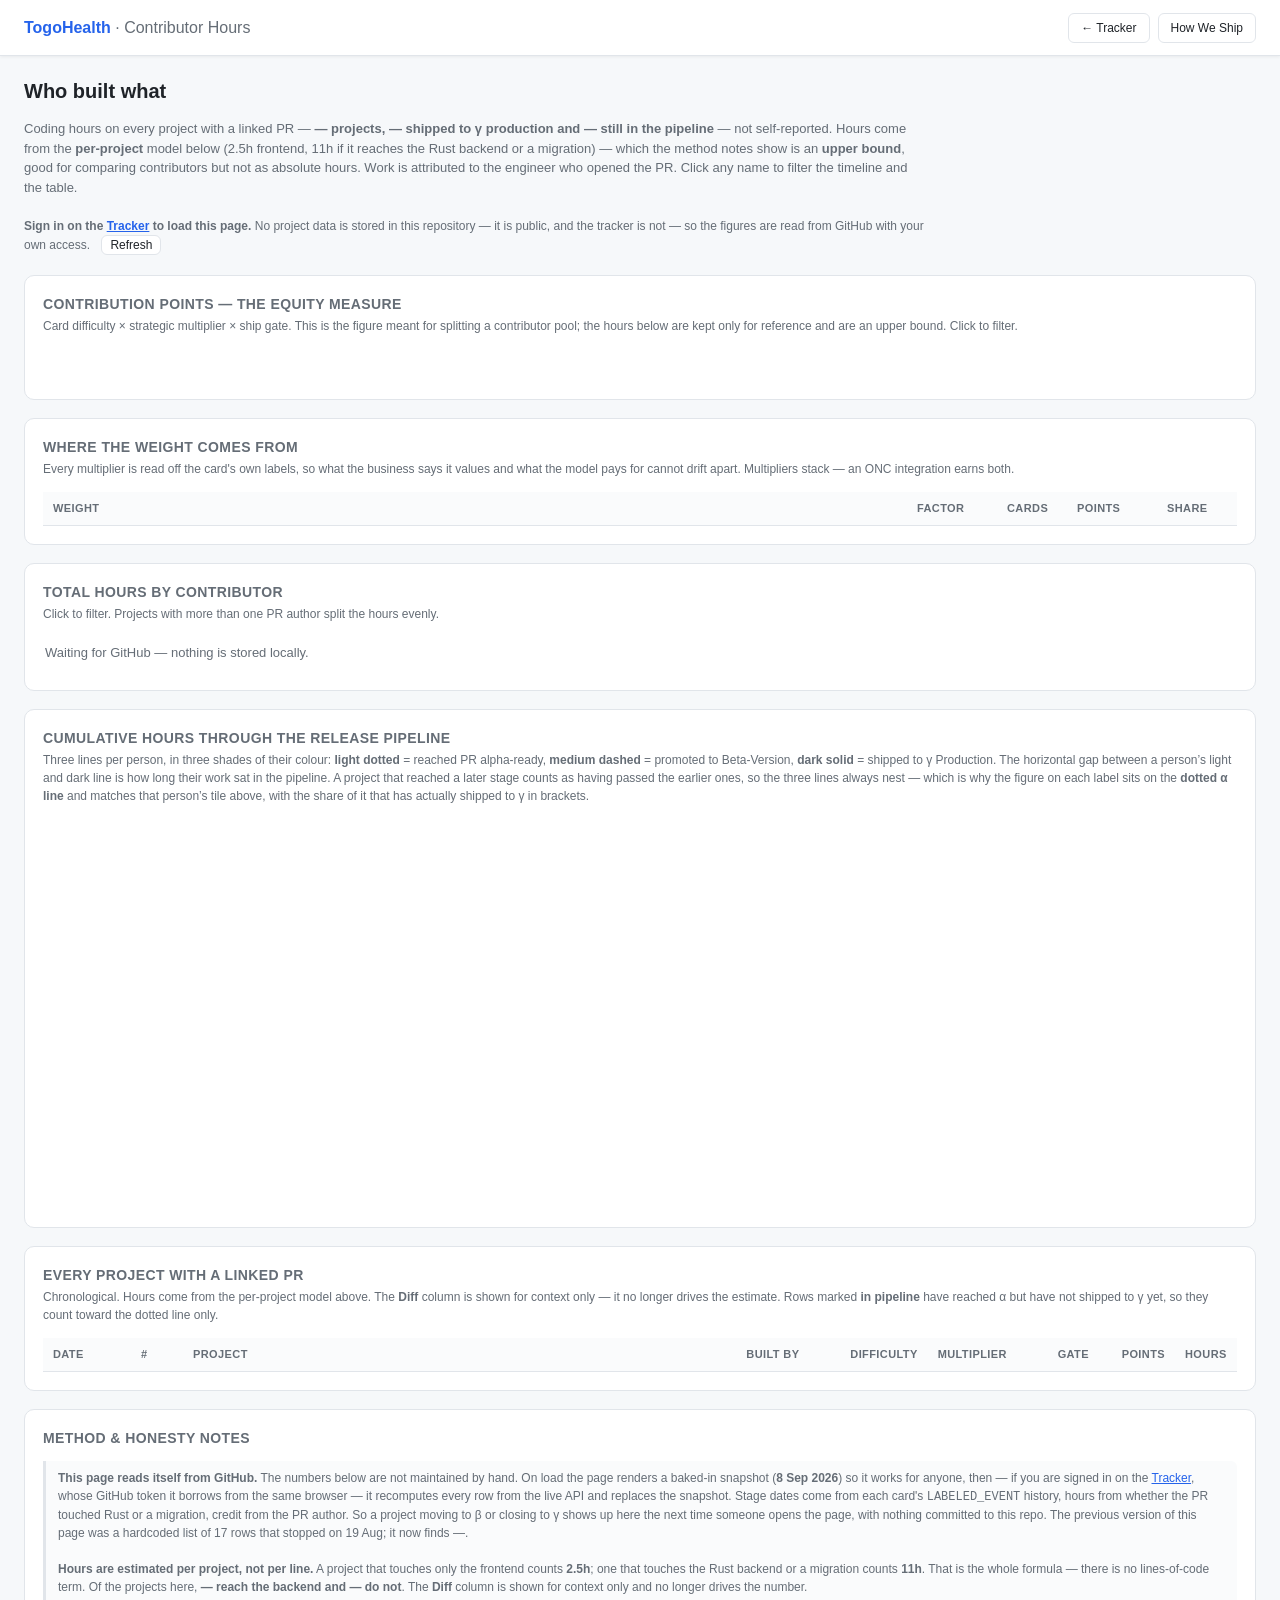
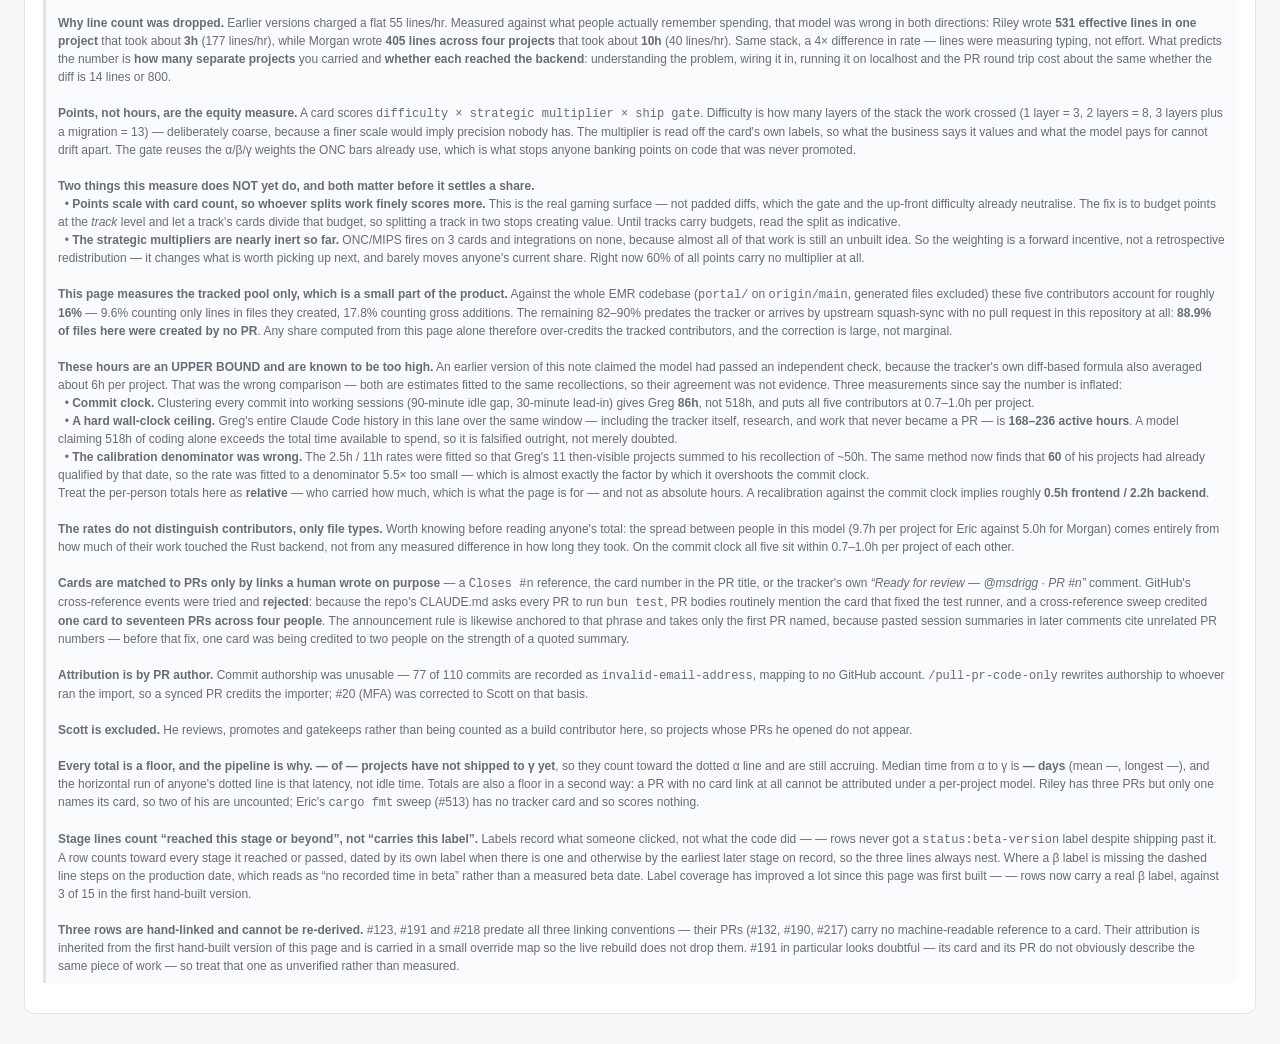
<file: contributors.html>
<!doctype html>
<html lang="en"><head><meta charset="utf-8">
<meta name="viewport" content="width=device-width,initial-scale=1">
<title>Contributor Hours — TogoHealth Portal Development</title>
<link rel="icon" href="icons/togo-logo.png">
<style>
  *{box-sizing:border-box}
  :root{--bg:#f6f8fa;--surface:#fff;--border:#e1e5ea;--text:#1f2328;--muted:#656d76;--primary:#2563eb;--green:#16a34a}
  body{margin:0;font:14px/1.5 -apple-system,BlinkMacSystemFont,"Segoe UI",Roboto,sans-serif;background:var(--bg);color:var(--text)}
  header{background:var(--surface);border-bottom:1px solid var(--border);padding:0 24px;display:flex;align-items:center;
    justify-content:space-between;height:56px;position:sticky;top:0;z-index:10;box-shadow:0 1px 3px rgba(0,0,0,.06)}
  .logo{font-weight:700;font-size:16px;color:var(--primary);white-space:nowrap;overflow:hidden;text-overflow:ellipsis}
  .logo span{color:var(--muted);font-weight:400}
  .btn{display:inline-flex;align-items:center;gap:5px;padding:5px 12px;border-radius:6px;font-size:12px;font-weight:500;
    cursor:pointer;border:1px solid var(--border);background:#fff;color:var(--text);text-decoration:none;white-space:nowrap}
  .btn:hover{background:var(--bg)}
  main{width:100%;padding:20px 24px}
  h1{font-size:20px;margin:0 0 4px}
  .sub{color:var(--muted);font-size:13px;margin-bottom:20px;max-width:900px}
  .card{background:var(--surface);border:1px solid var(--border);border-radius:10px;padding:18px;margin-bottom:18px}
  .card h2{font-size:14px;margin:0 0 2px;text-transform:uppercase;letter-spacing:.4px;color:var(--muted)}
  .card .hint{font-size:12px;color:var(--muted);margin-bottom:14px}
  .totals{display:flex;gap:10px;flex-wrap:wrap;margin-bottom:4px}
  .tot{border:1px solid var(--border);border-radius:9px;padding:10px 14px;min-width:120px;cursor:pointer;background:#fff;
    transition:all .12s;border-left-width:4px}
  .tot:hover{background:var(--bg);transform:translateY(-1px)}
  .tot.on{box-shadow:0 0 0 2px rgba(37,99,235,.16)}
  .tot .nm{font-size:12px;font-weight:700}
  .tot .hh{font-size:22px;font-weight:800;line-height:1.15}
  .tot .mt{font-size:11px;color:var(--muted)}
  .chartwrap{overflow-x:auto}
  svg{display:block}
  .lg{display:flex;gap:14px;flex-wrap:wrap;font-size:12px;margin-top:10px;align-items:center}
  .lg i{width:11px;height:11px;border-radius:3px;display:inline-block;margin-right:5px;vertical-align:-1px}
  table{width:100%;border-collapse:collapse;font-size:13px}
  th{text-align:left;font-size:11px;text-transform:uppercase;letter-spacing:.4px;color:var(--muted);
    padding:8px 10px;border-bottom:1px solid var(--border);background:#fafbfc}
  td{padding:9px 10px;border-bottom:1px solid var(--border);vertical-align:top}
  tr:last-child td{border-bottom:none}
  tr:hover td{background:#f8faff}
  .pill{display:inline-block;padding:1px 8px;border-radius:10px;font-size:11px;font-weight:700;color:#fff}
  .hrs{font-weight:700;white-space:nowrap}
  a{color:var(--primary)}
  .note{font-size:12px;color:var(--muted);border-left:3px solid var(--border);padding:8px 12px;background:#fafbfc;border-radius:0 6px 6px 0}
  @media(max-width:700px){header{padding:0 12px}main{padding:20px 12px}}
  @media (prefers-color-scheme: dark){
    :root{--bg:#0d1117;--surface:#161b22;--border:#30363d;--text:#e6edf3;--muted:#8b949e}
    .btn{background:#161b22;color:var(--text)} th{background:#12171e} tr:hover td{background:#1b2230}
    .tot{background:#161b22} .note{background:#12171e}
  }
</style></head><body>
<header>
  <div class="logo">TogoHealth <span>&middot; Contributor Hours</span></div>
  <div style="display:flex;gap:8px">
    <a class="btn" href="index.html">&larr; Tracker</a>
    <a class="btn" href="workflow.html">How We Ship</a>
  </div>
</header>
<main>
  <h1>Who built what</h1>
  <p class="sub">Coding hours on every project with a linked PR &mdash; <b><span id="s-projects">—</span> projects, <span id="s-shipped">—</span> shipped to &gamma; production and <span id="s-pipeline">—</span>
     still in the pipeline</b> &mdash; not self-reported. Hours come from the <b>per-project</b> model below (2.5h frontend,
     11h if it reaches the Rust backend or a migration) &mdash; which the method notes show is an <b>upper bound</b>, good for
     comparing contributors but not as absolute hours. Work is attributed to the engineer who opened the PR.
     Click any name to filter the timeline and the table.</p>
  <p class="sub" id="live" style="font-size:12px"></p>

  <div class="card">
    <h2>Contribution points &mdash; the equity measure</h2>
    <div class="hint">Card difficulty &times; strategic multiplier &times; ship gate. This is the figure meant for splitting a
      contributor pool; the hours below are kept only for reference and are an upper bound. Click to filter.</div>
    <div class="totals" id="ptotals"></div>
    <div id="pbar" style="display:flex;height:12px;border-radius:6px;overflow:hidden;margin:14px 0 6px"></div>
    <div class="hint" id="pbarnote" style="margin:0"></div>
  </div>

  <div class="card">
    <h2>Where the weight comes from</h2>
    <div class="hint">Every multiplier is read off the card's own labels, so what the business says it values and what the
      model pays for cannot drift apart. Multipliers stack &mdash; an ONC integration earns both.</div>
    <div style="overflow-x:auto"><table>
      <thead><tr><th>Weight</th><th style="width:90px">Factor</th><th style="width:70px">Cards</th>
        <th style="width:90px">Points</th><th style="width:80px">Share</th></tr></thead>
      <tbody id="wrows"></tbody></table></div>
  </div>

  <div class="card">
    <h2>Total hours by contributor</h2>
    <div class="hint">Click to filter. Projects with more than one PR author split the hours evenly.</div>
    <div class="totals" id="totals"></div>
  </div>

  <div class="card">
    <h2>Cumulative hours through the release pipeline</h2>
    <div class="hint">Three lines per person, in three shades of their colour: <b>light dotted</b> = reached PR alpha-ready,
      <b>medium dashed</b> = promoted to Beta-Version, <b>dark solid</b> = shipped to &gamma; Production. The horizontal gap
      between a person&rsquo;s light and dark line is how long their work sat in the pipeline. A project that reached a later
      stage counts as having passed the earlier ones, so the three lines always nest &mdash; which is why the figure on each
      label sits on the <b>dotted &alpha; line</b> and matches that person&rsquo;s tile above, with the share of it that has
      actually shipped to &gamma; in brackets.</div>
    <div class="chartwrap"><svg id="chart" width="1180" height="380" role="img" aria-label="Cumulative coding hours by contributor over time"></svg></div>
    <div class="lg" id="legend"></div>
  </div>

  <div class="card">
    <h2>Every project with a linked PR <span id="cnt" style="color:var(--primary)"></span></h2>
    <div class="hint">Chronological. Hours come from the per-project model above. The <b>Diff</b> column is shown for context only &mdash; it no longer drives the estimate. Rows marked <b>in pipeline</b> have reached &alpha; but have not shipped to &gamma; yet, so they count toward the dotted line only.</div>
    <div style="overflow-x:auto"><table>
      <thead><tr><th style="width:88px">Date</th><th style="width:52px">#</th><th>Project</th>
        <th style="width:104px">Built by</th><th style="width:74px">Difficulty</th><th style="width:120px">Multiplier</th>
        <th style="width:64px">Gate</th><th style="width:62px">Points</th><th style="width:62px">Hours</th></tr></thead>
      <tbody id="rows"></tbody></table></div>
  </div>

  <div class="card">
    <h2>Method &amp; honesty notes</h2>
    <p class="note">
      <b>This page reads itself from GitHub.</b> The numbers below are not maintained by hand. On load the page renders a
      baked-in snapshot (<b>8 Sep 2026</b>) so it works for anyone, then &mdash; if you are signed in on the
      <a href="index.html">Tracker</a>, whose GitHub token it borrows from the same browser &mdash; it recomputes every row
      from the live API and replaces the snapshot. Stage dates come from each card's <code>LABELED_EVENT</code> history,
      hours from whether the PR touched Rust or a migration, credit from the PR author. So a project moving to
      &beta; or closing to &gamma; shows up here the next time someone opens the page, with nothing committed to this repo.
      The previous version of this page was a hardcoded list of 17 rows that stopped on 19 Aug; it now finds <span id="s-projects2">—</span>.<br><br>

      <b>Hours are estimated per project, not per line.</b> A project that touches only the frontend counts <b>2.5h</b>;
      one that touches the Rust backend or a migration counts <b>11h</b>. That is the whole formula &mdash; there is no
      lines-of-code term. Of the projects here, <b><span id="s-deep">—</span> reach the backend and <span id="s-front">—</span> do not</b>. The <b>Diff</b> column is
      shown for context only and no longer drives the number.<br><br>

      <b>Why line count was dropped.</b> Earlier versions charged a flat 55 lines/hr. Measured against what people actually
      remember spending, that model was wrong in both directions: Riley wrote <b>531 effective lines in one project</b>
      that took about <b>3h</b> (177 lines/hr), while Morgan wrote <b>405 lines across four projects</b> that took about
      <b>10h</b> (40 lines/hr). Same stack, a 4&times; difference in rate &mdash; lines were measuring typing, not effort.
      What predicts the number is <b>how many separate projects</b> you carried and <b>whether each reached the
      backend</b>: understanding the problem, wiring it in, running it on localhost and the PR round trip cost about the
      same whether the diff is 14 lines or 800.<br><br>

      <b>Points, not hours, are the equity measure.</b> A card scores
      <code>difficulty &times; strategic multiplier &times; ship gate</code>. Difficulty is how many layers of the stack the
      work crossed (1 layer = 3, 2 layers = 8, 3 layers plus a migration = 13) &mdash; deliberately coarse, because a finer
      scale would imply precision nobody has. The multiplier is read off the card's own labels, so what the business says it
      values and what the model pays for cannot drift apart. The gate reuses the &alpha;/&beta;/&gamma; weights the ONC bars
      already use, which is what stops anyone banking points on code that was never promoted.<br><br>

      <b>Two things this measure does NOT yet do, and both matter before it settles a share.</b><br>
      &nbsp;&nbsp;&bull; <b>Points scale with card count, so whoever splits work finely scores more.</b> This is the real
      gaming surface &mdash; not padded diffs, which the gate and the up-front difficulty already neutralise. The fix is to
      budget points at the <i>track</i> level and let a track's cards divide that budget, so splitting a track in two stops
      creating value. Until tracks carry budgets, read the split as indicative.<br>
      &nbsp;&nbsp;&bull; <b>The strategic multipliers are nearly inert so far.</b> ONC/MIPS fires on 3 cards and integrations
      on none, because almost all of that work is still an unbuilt idea. So the weighting is a forward incentive, not a
      retrospective redistribution &mdash; it changes what is worth picking up next, and barely moves anyone's current share.
      Right now 60% of all points carry no multiplier at all.<br><br>

      <b>This page measures the tracked pool only, which is a small part of the product.</b> Against the whole EMR codebase
      (<code>portal/</code> on <code>origin/main</code>, generated files excluded) these five contributors account for roughly
      <b>16%</b> &mdash; 9.6% counting only lines in files they created, 17.8% counting gross additions. The remaining
      82&ndash;90% predates the tracker or arrives by upstream squash-sync with no pull request in this repository at all:
      <b>88.9% of files here were created by no PR</b>. Any share computed from this page alone therefore over-credits the
      tracked contributors, and the correction is large, not marginal.<br><br>

      <b>These hours are an UPPER BOUND and are known to be too high.</b> <!-- corrected 2026-09-09 -->
      An earlier version of this note claimed the model had passed an independent check, because the tracker's own diff-based
      formula also averaged about 6h per project. That was the wrong comparison &mdash; both are estimates fitted to the same
      recollections, so their agreement was not evidence. Three measurements since say the number is inflated:<br>
      &nbsp;&nbsp;&bull; <b>Commit clock.</b> Clustering every commit into working sessions (90-minute idle gap, 30-minute
      lead-in) gives Greg <b>86h</b>, not 518h, and puts all five contributors at 0.7&ndash;1.0h per project.<br>
      &nbsp;&nbsp;&bull; <b>A hard wall-clock ceiling.</b> Greg's entire Claude Code history in this lane over the same
      window &mdash; including the tracker itself, research, and work that never became a PR &mdash; is <b>168&ndash;236
      active hours</b>. A model claiming 518h of coding alone exceeds the total time available to spend, so it is falsified
      outright, not merely doubted.<br>
      &nbsp;&nbsp;&bull; <b>The calibration denominator was wrong.</b> The 2.5h / 11h rates were fitted so that Greg's 11
      then-visible projects summed to his recollection of ~50h. The same method now finds that <b>60</b> of his projects
      had already qualified by that date, so the rate was fitted to a denominator 5.5&times; too small &mdash; which is
      almost exactly the factor by which it overshoots the commit clock.<br>
      Treat the per-person totals here as <b>relative</b> &mdash; who carried how much, which is what the page is for &mdash;
      and not as absolute hours. A recalibration against the commit clock implies roughly <b>0.5h frontend / 2.2h
      backend</b>.<br><br>

      <b>The rates do not distinguish contributors, only file types.</b> Worth knowing before reading anyone's total: the
      spread between people in this model (9.7h per project for Eric against 5.0h for Morgan) comes entirely from how much
      of their work touched the Rust backend, not from any measured difference in how long they took. On the commit clock
      all five sit within 0.7&ndash;1.0h per project of each other.<br><br>



      <b>Cards are matched to PRs only by links a human wrote on purpose</b> &mdash; a <code>Closes #n</code> reference, the
      card number in the PR title, or the tracker's own <i>&ldquo;Ready for review &mdash; @msdrigg &middot; PR #n&rdquo;</i>
      comment. GitHub's cross-reference events were tried and <b>rejected</b>: because the repo's CLAUDE.md asks every PR to
      run <code>bun test</code>, PR bodies routinely mention the card that fixed the test runner, and a cross-reference sweep
      credited <b>one card to seventeen PRs across four people</b>. The announcement rule is likewise anchored to that phrase and
      takes only the first PR named, because pasted session summaries in later comments cite unrelated PR numbers &mdash;
      before that fix, one card was being credited to two people on the strength of a quoted summary.<br><br>

      <b>Attribution is by PR author.</b> Commit authorship was unusable &mdash; 77 of 110 commits are recorded as
      <code>invalid-email-address</code>, mapping to no GitHub account. <code>/pull-pr-code-only</code> rewrites authorship
      to whoever ran the import, so a synced PR credits the importer; #20 (MFA) was corrected to Scott on that basis.<br><br>

      <b>Scott is excluded.</b> He reviews, promotes and gatekeeps rather than being counted as a build contributor here, so
      projects whose PRs he opened do not appear.<br><br>

      <b>Every total is a floor, and the pipeline is why.</b> <b><span id="s-pipeline2">—</span> of <span id="s-projects3">—</span> projects have not shipped to &gamma; yet</b>, so
      they count toward the dotted &alpha; line and are still accruing. Median time from &alpha; to &gamma; is
      <b><span id="s-latmed">—</span> days</b> (mean <span id="s-latmean">—</span>, longest <span id="s-latmax">—</span>), and the horizontal run of anyone's dotted line is that latency, not idle time.
      Totals are also a floor in a second way: a PR with no card link at all cannot be attributed under a per-project model.
      Riley has three PRs but only one names its card, so two of his are uncounted; Eric's <code>cargo fmt</code> sweep
      (#513) has no tracker card and so scores nothing.<br><br>

      <b>Stage lines count &ldquo;reached this stage or beyond&rdquo;, not &ldquo;carries this label&rdquo;.</b> Labels record
      what someone clicked, not what the code did &mdash; <span id="s-nobeta">—</span> rows never got a <code>status:beta-version</code>
      label despite shipping past it. A row counts toward every stage it reached or passed, dated by its own label when there
      is one and otherwise by the earliest later stage on record, so the three lines always nest. Where a &beta; label is
      missing the dashed line steps on the production date, which reads as &ldquo;no recorded time in beta&rdquo; rather than
      a measured beta date. Label coverage has improved a lot since this page was first built &mdash; <span id="s-hasbeta">—</span> rows now carry
      a real &beta; label, against 3 of 15 in the first hand-built version.<br><br>

      <b>Three rows are hand-linked and cannot be re-derived.</b> #123, #191 and #218 predate all three linking conventions
      &mdash; their PRs (#132, #190, #217) carry no machine-readable reference to a card. Their attribution is inherited from
      the first hand-built version of this page and is carried in a small override map so the live rebuild does not drop
      them. #191 in particular looks doubtful &mdash; its card and its PR do not obviously describe the same piece of work
      &mdash; so treat that one as unverified rather than measured.
    </p>
  </div>
</main>
<script>
// NOTHING IS BAKED IN. portal-dev is a PUBLIC repository and the tracker it reports on
// is private, so this file ships as a generic shell and every row — card titles, PR
// numbers, contributor names, hours — is fetched at runtime with the viewer's own GitHub
// token, exactly as index.html does. An earlier revision committed 17 card titles into
// this file; that is why they are gone. Do not paste a data snapshot back in here.
const SNAPSHOT = [];
let ROWS = SNAPSHOT;
// One hue per person; three shades of that hue = the three release stages.
const COLORS = ['#2563eb','#16a34a','#f59e0b','#dc2626','#7c3aed','#0891b2','#db2777','#65a30d','#ea580c','#4f46e5','#0d9488'];
const STAGES = [
  {key:'alpha_ready', label:'\u03b1 PR alpha-ready', shade:0.55,  dash:'2 3',  w:2},
  {key:'beta',        label:'\u03b2 Beta-Version',   shade:0.00,  dash:'6 3',  w:2},
  {key:'gamma',       label:'\u03b3 Production',     shade:-0.42, dash:'',     w:3},
];
function shade(hex, amt){                       // amt>0 lightens toward white, amt<0 darkens
  const n=parseInt(hex.slice(1),16); const r=n>>16, g=(n>>8)&255, b=n&255;
  const f=v => amt>=0 ? Math.round(v+(255-v)*amt) : Math.round(v*(1+amt));
  return '#'+[f(r),f(g),f(b)].map(v=>v.toString(16).padStart(2,'0')).join('');
}
const FLOORS = new Set([343,123,50,56,240,134]);
// Hues are PINNED per person. Assigning by sorted index meant every new contributor
// reshuffled everyone's colour — Greg went blue→green the moment an "Eric" appeared.
const HUE = { Greg:'#16a34a', Morgan:'#2563eb', Riley:'#f59e0b', Eric:'#dc2626', Jordan:'#7c3aed' };
// ROWS is replaced wholesale by the live read, which may introduce a contributor the
// snapshot never had, so none of these can be computed once at parse time.
let people, color, totals, filter = null;
function recompute(){
  people = [...new Set(ROWS.flatMap(r => r.names))].sort();
  const spare = COLORS.filter(c => !Object.values(HUE).includes(c));
  color = Object.fromEntries(people.map(p => [p, HUE[p] || spare.shift() || COLORS[0]]));
  totals = {};
  ROWS.forEach(r => r.names.forEach(n => totals[n] = (totals[n]||0) + r.hours/Math.max(1,r.names.length)));
  if(filter && !people.includes(filter)) filter = null;
}

function fmt(h){ return (Math.round(h*10)/10) + 'h'; }
function esc(s){ return String(s).replace(/[&<>"]/g, c=>({'&':'&amp;','<':'&lt;','>':'&gt;','"':'&quot;'}[c])); }

function emptyState(){
  return !ROWS.length;
}
function drawTotals(){
  if(emptyState()){
    document.getElementById('totals').innerHTML =
      '<div style="color:var(--muted);font-size:13px;padding:6px 2px">Waiting for GitHub \u2014 nothing is stored locally.</div>';
    return;
  }
  document.getElementById('totals').innerHTML =
    Object.entries(totals).sort((a,b)=>b[1]-a[1]).map(([n,h])=>{
      const projs = ROWS.filter(r=>r.names.includes(n)).length;
      return `<div class="tot ${filter===n?'on':''}" style="border-left-color:${color[n]}" onclick="setFilter('${n}')">
        <div class="nm" style="color:${color[n]}">${esc(n)}</div>
        <div class="hh">${fmt(h)}</div><div class="mt">${projs} project${projs===1?'':'s'}</div></div>`;
    }).join('') +
    `<div class="tot ${filter===null?'on':''}" style="border-left-color:var(--muted)" onclick="setFilter(null)">
       <div class="nm" style="color:var(--muted)">All</div>
       <div class="hh">${fmt(Object.values(totals).reduce((a,b)=>a+b,0))}</div>
       <div class="mt">${ROWS.length} projects</div></div>`;
}

function pointsBy(){
  const t={};
  ROWS.forEach(r => r.names.forEach(n => t[n]=(t[n]||0)+(r.points||0)/r.names.length));
  return t;
}
function drawPoints(){
  const el=document.getElementById('ptotals'); if(!el) return;
  if(emptyState()){ el.innerHTML=''; document.getElementById('pbar').innerHTML='';
                    document.getElementById('pbarnote').textContent=''; document.getElementById('wrows').innerHTML=''; return; }
  const t=pointsBy(), T=Object.values(t).reduce((a,b)=>a+b,0)||1;
  el.innerHTML=Object.entries(t).sort((a,b)=>b[1]-a[1]).map(([n,p])=>{
    const cards=ROWS.filter(r=>r.names.includes(n)).length;
    return `<div class="tot ${filter===n?'on':''}" style="border-left-color:${color[n]}" onclick="setFilter('${n}')">
      <div class="nm" style="color:${color[n]}">${esc(n)}</div>
      <div class="hh">${(100*p/T).toFixed(1)}%</div>
      <div class="mt">${p.toFixed(1)} pts · ${cards} card${cards===1?'':'s'} · ${(p/cards).toFixed(1)}/card</div></div>`;
  }).join('');
  document.getElementById('pbar').innerHTML=Object.entries(t).sort((a,b)=>b[1]-a[1])
    .map(([n,p])=>`<div style="width:${(100*p/T).toFixed(2)}%;background:${color[n]}" title="${esc(n)} ${(100*p/T).toFixed(1)}%"></div>`).join('');
  document.getElementById('pbarnote').innerHTML =
    `Share of the <b>tracked</b> contributor pool only. Measured against the whole EMR codebase these five account for
     roughly <b>16%</b> of it (9.6&ndash;17.8% depending on method) &mdash; the rest predates the tracker or arrives by
     upstream sync with no PR here at all.`;
  // weight breakdown
  const buckets=[
    ['ONC/MIPS ×2.0',           r=>(r.multWhy||[]).some(w=>w.startsWith('ONC'))],
    ['Integration ×1.75',       r=>(r.multWhy||[]).some(w=>w.startsWith('integration'))],
    ['MIPS-critical ×1.5',      r=>(r.multWhy||[]).some(w=>w.startsWith('MIPS-critical'))],
    ['High priority ×1.25',     r=>(r.multWhy||[]).some(w=>w.startsWith('high'))],
    ['No multiplier',           r=>!(r.multWhy||[]).length],
    ['— 3 layers + migration',  r=>r.diff===13],
    ['— 2 layers',              r=>r.diff===8],
    ['— 1 layer',               r=>r.diff===3],
    ['— shipped (γ, full)',     r=>r.gateWhy==='shipped'],
    ['— beta (×0.75)',          r=>r.gateWhy==='beta'],
    ['— alpha only (×0.5)',     r=>r.gateWhy==='alpha'],
  ];
  document.getElementById('wrows').innerHTML=buckets.map(([lbl,f])=>{
    const rs=ROWS.filter(f); if(!rs.length) return '';
    const p=rs.reduce((s,r)=>s+(r.points||0),0);
    const head=lbl.startsWith('—');
    return `<tr><td style="${head?'color:var(--muted);padding-left:14px':'font-weight:600'}">${esc(lbl.replace(/^— /,''))}</td>
      <td style="color:var(--muted);font-size:12px">${head?'':'multiplier'}</td>
      <td>${rs.length}</td><td class="hrs">${p.toFixed(1)}</td>
      <td style="color:var(--muted)">${(100*p/ROWS.reduce((s,r)=>s+(r.points||0),0)).toFixed(1)}%</td></tr>`;
  }).join('');
}
function drawChart(){
  if(emptyState()){ document.getElementById('chart').innerHTML=''; document.getElementById('legend').innerHTML=''; return; }
  const W=1180,H=420,L=54,R=18,T=18,B=52, iw=W-L-R, ih=H-T-B;
  const shown = filter ? [filter] : people;
  const allDates = ROWS.flatMap(r => STAGES.map(st=>r.stages[st.key]).filter(Boolean).concat([r.date])).map(d=>+new Date(d));
  const d0=Math.min(...allDates), d1=Math.max(...allDates), span=Math.max(1,d1-d0);
  const x = d => L + (d-d0)/span*iw;

  // A project that shipped to gamma necessarily PASSED alpha and beta, even when the
  // label was never applied — 42 of these rows carry no beta label despite shipping past
  // it. Counting only exact-label matches left the beta line hanging below the gamma line
  // and gave contributors no alpha line at all, which made the caption's "gap between the
  // light and dark line" impossible to read.
  // So each stage counts every row that reached it OR BEYOND, dated by its own label when
  // present and otherwise by the earliest later stage on record.
  const LATER = {alpha_ready:['alpha_ready','beta','gamma'], beta:['beta','gamma'], gamma:['gamma']};
  const stageDate = (r,key) => { for(const k of LATER[key]) if(r.stages[k]) return r.stages[k]; return null; };

  const series=[];
  shown.forEach(p=>{
    STAGES.forEach(st=>{
      const hits = ROWS.filter(r=>r.names.includes(p) && stageDate(r,st.key))
                       .sort((a,b)=> new Date(stageDate(a,st.key)) - new Date(stageDate(b,st.key)));
      let cum=0; const pts=[[d0,0]];
      hits.forEach(r=>{ cum += r.hours/Math.max(1,r.names.length); pts.push([+new Date(stageDate(r,st.key)),cum]); });
      pts.push([d1,cum]);
      series.push({p, st, pts, total:cum, hits, imputed:hits.filter(r=>!r.stages[st.key]).length,
                   color:shade(color[p], st.shade)});
    });
  });
  const ymax = Math.max(10, ...series.map(v=>v.total))*1.10;
  const y = v => T + ih - v/ymax*ih;

  let g='';
  for(let k=0;k<=4;k++){ const v=ymax*k/4;
    g+=`<line x1="${L}" y1="${y(v).toFixed(1)}" x2="${W-R}" y2="${y(v).toFixed(1)}" stroke="var(--border)" stroke-width="1"/>`;
    g+=`<text x="${L-8}" y="${(y(v)+4).toFixed(1)}" text-anchor="end" font-size="11" fill="var(--muted)">${Math.round(v)}h</text>`;
  }
  for(let k=0;k<=6;k++){ const d=d0+span*k/6;
    const lbl=new Date(d).toLocaleDateString('en-US',{month:'short',day:'numeric'});
    g+=`<line x1="${x(d).toFixed(1)}" y1="${T}" x2="${x(d).toFixed(1)}" y2="${T+ih}" stroke="var(--border)" stroke-width="1" opacity=".45"/>`;
    g+=`<text x="${x(d).toFixed(1)}" y="${H-B+20}" text-anchor="middle" font-size="11" fill="var(--muted)">${lbl}</text>`;
  }
  // Label the ALPHA line, not the person's highest stage. Because each stage counts
  // "reached it or beyond", the alpha series includes every row a person has, so its
  // endpoint is the same number as their tile. Labelling the top stage instead made the
  // chart contradict the tiles the moment the pipeline grew — Greg read 209.5h against a
  // tile of 518h, and Eric 2.5h against 63h, because only their shipped work was counted.
  const labels = [];
  series.filter(v=>v.total>0).forEach(v=>{
    let d='';
    v.pts.forEach((pt,k)=>{
      const px=x(pt[0]).toFixed(1), py=y(pt[1]).toFixed(1);
      if(k===0) d=`M ${px} ${py}`;
      else d+=` L ${px} ${y(v.pts[k-1][1]).toFixed(1)} L ${px} ${py}`;
    });
    g+=`<path d="${d}" fill="none" stroke="${v.color}" stroke-width="${v.st.w}"${v.st.dash?` stroke-dasharray="${v.st.dash}"`:''} stroke-linejoin="round"/>`;
    v.pts.slice(1,-1).forEach((pt,k)=>{
      const r=v.hits[k];
      g+=`<circle cx="${x(pt[0]).toFixed(1)}" cy="${y(pt[1]).toFixed(1)}" r="3.5" fill="${v.color}"><title>${esc(v.p)} \u2014 ${v.st.label}\n#${r.issue} ${esc(r.title)}\n${fmt(r.hours)} on ${r.stages[v.st.key]}</title></circle>`;
    });
    if(v.st.key==='alpha_ready'){
      const last=v.pts[v.pts.length-1];
      // Text always takes the darkest shade — the pale alpha stroke is unreadable as type.
      const shipped = ROWS.filter(r=>r.names.includes(v.p) && r.stages.gamma).length;
      const mine    = ROWS.filter(r=>r.names.includes(v.p)).length;
      labels.push({x:x(last[0])-4, y:y(last[1])-8, color:shade(color[v.p], STAGES[2].shade),
                   text:`${v.p} ${fmt(v.total)}`, suffix:shipped<mine ? ` (${shipped}/${mine} shipped)` : ''});
    }
  });
  // Nudge apart labels that land on the same hours — the low end of the roster clusters
  // there, since a single frontend-only project scores exactly 2.5h.
  // Stack UPWARD from the lowest one: that cluster sits on the 2.5h line, and pushing
  // down would run the last label through the x-axis and its date ticks.
  labels.sort((a,b)=>b.y-a.y).forEach((lb,i,arr)=>{
    if(i>0 && arr[i-1].y - lb.y < 14) lb.y = Math.max(T+10, arr[i-1].y - 14);
    g+=`<text x="${lb.x.toFixed(1)}" y="${lb.y.toFixed(1)}" text-anchor="end" font-size="12" font-weight="700" fill="${lb.color}">${esc(lb.text)}${lb.suffix}</text>`;
  });
  g+=`<line x1="${L}" y1="${T+ih}" x2="${W-R}" y2="${T+ih}" stroke="var(--muted)" stroke-width="1"/>`;
  g+=`<text x="${L+iw/2}" y="${H-8}" text-anchor="middle" font-size="11" fill="var(--muted)">date each project reached that stage \u2192</text>`;
  document.getElementById('chart').innerHTML=g;

  document.getElementById('legend').innerHTML =
    people.map(p=>`<span style="opacity:${!filter||filter===p?1:.35};cursor:pointer;margin-right:8px" onclick="setFilter('${p}')">`
      + STAGES.map(st=>`<i style="background:${shade(color[p],st.shade)}" title="${esc(p)} ${st.label}"></i>`).join('')
      + ` ${esc(p)}</span>`).join('')
    + `<span style="color:var(--muted);margin-left:8px">light dotted \u03b1 \u2192 medium dashed \u03b2 \u2192 dark solid \u03b3</span>`;
}
function drawRows(){
  if(emptyState()){ document.getElementById('cnt').textContent=''; document.getElementById('rows').innerHTML=''; return; }
  const rs = ROWS.filter(r=>!filter||r.names.includes(filter));
  document.getElementById('cnt').textContent = `(${rs.length})`;
  document.getElementById('rows').innerHTML = rs.map(r=>`<tr>
    <td style="color:var(--muted);white-space:nowrap">${r.date}</td>
    <td><a href="https://github.com/togohealth-dev/emr-beta/issues/${r.issue}" target="_blank">#${r.issue}</a></td>
    <td>${esc(r.title)}${FLOORS.has(r.issue)?' <span style="color:#b45309;font-size:11px;font-weight:700" title="The linked PR does not contain all of the work — real time is higher">floor</span>':''}${!r.stages.gamma?' <span style="color:var(--muted);font-size:11px;font-weight:700;border:1px solid var(--line);border-radius:3px;padding:0 4px" title="Reached PR alpha-ready but has not shipped to \u03b3 Production yet">in pipeline</span>':''}</td>
    <td>${r.names.map(n=>`<span class="pill" style="background:${color[n]}">${esc(n)}</span>`).join(' ')}</td>
    <td style="font-size:12px" title="${esc(r.diffWhy||'')}">${r.diff??'—'}</td>
    <td style="font-size:11px;color:var(--muted)">${r.mult>1?`<b style="color:var(--text)">×${r.mult}</b> ${esc((r.multWhy||[]).join(', '))}`:'—'}</td>
    <td style="font-size:11px;color:var(--muted)">${esc(r.gateWhy||'')}</td>
    <td class="hrs">${r.points??'—'}</td>
    <td style="color:var(--muted);font-size:12px">${fmt(r.hours)}</td></tr>`).join('');
}
function setFilter(n){ filter = (filter===n)?null:n; drawTotals(); drawPoints(); drawChart(); drawRows(); }
recompute(); drawTotals(); drawPoints(); drawChart(); drawRows(); fillStats();

/* ── Live refresh ────────────────────────────────────────────────────────────
   The baked-in SNAPSHOT above renders instantly and works for a viewer who has
   never signed in. If the tracker's OAuth token is present in localStorage
   (same origin, same `gh_pat` key index.html writes), the page recomputes every
   row from the GitHub API and replaces the snapshot — so the numbers advance on
   their own as labels move, with no commit to this repo.

   Everything the page shows is derived, not stored: stage dates come from the
   issue's LABELED_EVENT history, hours from whether the PR touched Rust or a
   migration, credit from the PR author.                                      */
const REPO_OWNER = 'togohealth-dev', REPO_NAME = 'emr-beta';
const CACHE_KEY = 'contrib_rows_v2', CACHE_TTL = 30 * 60 * 1000;

const NAME = {gregbaird11:'Greg', morgan477:'Morgan', riley870:'Riley',
              eellsworth1234:'Eric', 'Jordan-togoclaude':'Jordan', msdrigg:'Scott'};
const ALPHA = ['status:pr-alpha-ready','status:alpha-testing'];
const BETA  = ['status:beta-version','status:ready-beta'];
// Scott reviews and gatekeeps; he is not counted as a build contributor here.
const EXCLUDE = new Set(['Scott']);
// Three PRs predate the linking conventions below and carry no machine-readable
// reference to their card at all. Their attribution is inherited from the first
// hand-built version of this page and cannot be re-derived — see the notes.
const MANUAL = {123:['132'], 191:['190'], 218:['217']};

// localStorage throws outright in some contexts (file://, blocked site data), not
// merely returning null — so every access is guarded and the page falls back to the
// snapshot rather than dying with an empty status bar.
function lsGet(k){ try { return localStorage.getItem(k); } catch(e){ return null; } }
function lsSet(k,v){ try { localStorage.setItem(k,v); } catch(e){} }

async function gql(query){
  const t = lsGet('gh_pat');
  if(!t) throw new Error('no-token');
  const res = await fetch('https://api.github.com/graphql', {
    method:'POST',
    headers:{Authorization:`Bearer ${t}`,'Content-Type':'application/json'},
    body: JSON.stringify({query})
  });
  if(res.status === 401) throw new Error('bad-token');
  if(!res.ok) throw new Error('GitHub ' + res.status);
  const j = await res.json();
  if(j.errors) throw new Error(j.errors[0].message);
  return j.data;
}

async function pageAll(field, inner, note){
  const out = []; let cur = null;
  for(let guard = 0; guard < 40; guard++){
    const after = cur ? `, after:"${cur}"` : '';
    const d = await gql(`query{ repository(owner:"${REPO_OWNER}",name:"${REPO_NAME}"){
      ${field}(first:50${after}, orderBy:{field:CREATED_AT,direction:ASC}){
        pageInfo{hasNextPage endCursor} nodes{ ${inner} } } } }`);
    const c = d.repository[field];
    out.push(...c.nodes.filter(Boolean));
    setStatus(`${note} ${out.length}…`);
    if(!c.pageInfo.hasNextPage) break;
    cur = c.pageInfo.endCursor;
  }
  return out;
}

/* ── The contribution-points model ───────────────────────────────────────────
   Equity is meant to track work delivered, not hours logged, so a card is scored
   from three things the tracker already records:

     points = difficulty x strategic multiplier x ship gate

   DIFFICULTY is how many layers of the stack the work actually crossed. It is a
   coarse ordinal on purpose — a finer scale would imply precision nobody has.
   STRATEGIC MULTIPLIER comes straight off the card's own labels, so what the
   business says it values and what the model rewards cannot drift apart.
   SHIP GATE reuses the same alpha/beta/gamma weights the ONC bars already use:
   unshipped work earns partial credit and abandoned work earns nothing, which is
   what stops anyone banking points on code that was never promoted.

   Known limitation, and it is not a small one: points scale with CARD COUNT, so
   whoever splits work into more cards scores more. Card budgets belong to the
   track, not the card. Until tracks carry budgets, read these as indicative. */
const DIFFICULTY = [
  {n:13, label:'3 layers + migration'},
  {n:8,  label:'2 layers'},
  {n:3,  label:'1 layer'},
];
const MULTIPLIERS = [
  {test:L => L.includes('onc') || L.includes('mips'), m:2.0,  why:'ONC/MIPS'},
  {test:L => L.includes('integrations'),              m:1.75, why:'integration'},
  {test:L => L.includes('priority-5'),                m:1.5,  why:'MIPS-critical'},
  {test:L => L.includes('priority-4'),                m:1.25, why:'high priority'},
];
const GATES = {gamma:{g:1.0,label:'shipped'}, beta:{g:0.75,label:'beta'}, alpha:{g:0.5,label:'alpha'}};

function score(paths, labels, stages){
  const mig = paths.some(p => p.includes('/migrations/'));
  const rs  = paths.some(p => p.endsWith('.rs'));
  const web = paths.some(p => p.endsWith('.tsx') || p.endsWith('.ts'));
  const layers = [mig, rs, web].filter(Boolean).length;
  const d = layers >= 3 ? DIFFICULTY[0] : layers === 2 ? DIFFICULTY[1] : DIFFICULTY[2];
  let m = 1.0; const why = [];
  // Multipliers stack: an ONC integration is worth more than either alone.
  MULTIPLIERS.forEach(x => { if(x.test(labels)){ m *= x.m; why.push(`${x.why} \u00d7${x.m}`); } });
  const gk = stages.gamma ? 'gamma' : stages.beta ? 'beta' : 'alpha';
  const gate = GATES[gk];
  return {diff:d.n, diffWhy:d.label, mult:m, multWhy:why, gate:gate.g, gateWhy:gate.label,
          points: +(d.n * m * gate.g).toFixed(2)};
}

const isDeep = pr => (pr.files?.nodes || [])
  .some(f => f.path.endsWith('.rs') || f.path.includes('/migrations/'));

async function fetchLive(){
  const prs = await pageAll('pullRequests', `number title createdAt additions deletions
      author{login} closingIssuesReferences(first:10){nodes{number}} files(first:100){nodes{path}}`,
    'Reading pull requests');
  const byNum = {}; prs.forEach(p => byNum[p.number] = p);

  const issues = await pageAll('issues', `number title state closedAt
      labels(first:30){nodes{name}}
      timelineItems(first:100, itemTypes:[LABELED_EVENT]){nodes{
        ... on LabeledEvent { createdAt label{name} } }}`,
    'Reading cards');

  // A card is only in scope once it has reached a stage — an alpha/beta label in
  // its history, or a close (which is what gamma/production means here).
  const stageOf = iss => {
    const ev = {};
    (iss.timelineItems?.nodes || []).forEach(n => {
      if(!n?.label) return;
      const d = n.createdAt.slice(0,10);
      if(!ev[n.label.name] || d < ev[n.label.name]) ev[n.label.name] = d;
    });
    const first = keys => keys.map(k => ev[k]).filter(Boolean).sort()[0] || null;
    return {alpha_ready:first(ALPHA), beta:first(BETA),
            gamma: iss.closedAt ? iss.closedAt.slice(0,10) : null};
  };
  const cand = issues.filter(i => {
    const s = stageOf(i); return s.alpha_ready || s.beta || s.gamma;
  });

  // ── Card → PR links. Only signals a human wrote on purpose ────────────────
  // Cross-reference events are deliberately NOT used: because CLAUDE.md asks
  // every PR to mention the `bun test` card, a cross-reference sweep credited
  // #517 to seventeen PRs across four people. Three explicit signals instead:
  const link = {};
  const add = (issue, pr) => { (link[issue] ||= new Set()).add(pr); };
  prs.forEach(p => {
    (p.closingIssuesReferences?.nodes || []).forEach(r => add(r.number, p.number)); // 1. Closes #n
    (p.title.match(/#(\d+)/g) || []).forEach(m => add(+m.slice(1), p.number));      // 2. #n in the PR title
  });
  Object.entries(MANUAL).forEach(([i,ps]) => ps.forEach(p => add(+i, +p)));

  // 3. The tracker's own announcement comment, which CLAUDE.md specifies as
  //    "Ready for review — @msdrigg · PR #<n>". Anchored to that phrase and
  //    limited to the FIRST PR named, because pasted session summaries in later
  //    comments mention unrelated PR numbers.
  const nums = cand.map(i => i.number);
  for(let k = 0; k < nums.length; k += 25){
    const batch = nums.slice(k, k+25);
    const body = batch.map(n => `i${n}: issue(number:${n}){ number comments(first:100){nodes{body}} }`).join(' ');
    const d = await gql(`query{ repository(owner:"${REPO_OWNER}",name:"${REPO_NAME}"){ ${body} } }`);
    Object.values(d.repository).forEach(iss => {
      if(!iss) return;
      iss.comments.nodes.forEach(c => {
        const b = c.body || '';
        if(!/ready for (review|production)/i.test(b.slice(0,400))) return;
        const m = b.match(/PR #(\d+)/);
        if(m && byNum[+m[1]]) add(iss.number, +m[1]);
      });
    });
    setStatus(`Matching cards to PRs ${Math.min(k+25, nums.length)}/${nums.length}…`);
  }

  const out = [];
  cand.forEach(iss => {
    const set = link[iss.number]; if(!set) return;
    const mine = [...set].filter(n => byNum[n]);
    const names = [...new Set(mine.map(n => NAME[byNum[n].author?.login] || byNum[n].author?.login))]
                    .filter(n => n && !EXCLUDE.has(n)).sort();
    if(!names.length) return;
    const keep = mine.filter(n => names.includes(NAME[byNum[n].author?.login] || byNum[n].author?.login)).sort((a,b)=>a-b);
    const deep = keep.some(n => isDeep(byNum[n]));
    const paths = keep.flatMap(n => (byNum[n].files?.nodes || []).map(f => f.path))
                      .filter(p => !p.includes('.sqlx/'));
    const labels = (iss.labels?.nodes || []).map(l => l.name);
    const sc = score(paths, labels, stageOf(iss));
    out.push({issue:iss.number, title:iss.title, hours: deep ? 11.0 : 2.5, deep, labels, ...sc,
      date: keep.map(n => byNum[n].createdAt.slice(0,10)).sort()[0],
      names, prs: keep.map(String),
      add: keep.reduce((s,n)=>s+byNum[n].additions,0),
      del: keep.reduce((s,n)=>s+byNum[n].deletions,0),
      stages: stageOf(iss)});
  });
  out.sort((a,b) => a.date.localeCompare(b.date));
  return out;
}

function setStatus(msg, cls){
  const el = document.getElementById('live');
  if(el) el.innerHTML = `<span class="${cls||''}">${msg}</span>`
    + ` <button class="btn" style="padding:2px 8px;margin-left:8px" onclick="refresh(true)">Refresh</button>`;
}

function fillStats(){
  const set=(id,v)=>{ const el=document.getElementById(id); if(el) el.textContent=v; };
  const n=ROWS.length;
  if(!n){ ['s-projects','s-projects2','s-projects3','s-shipped','s-pipeline','s-pipeline2',
           's-deep','s-front','s-avg','s-nobeta','s-hasbeta','s-latmed','s-latmean','s-latmax']
          .forEach(i=>set(i,'\u2014')); return; }
  const shipped=ROWS.filter(r=>r.stages.gamma).length;
  set('s-projects',n); set('s-projects2',n); set('s-projects3',n);
  set('s-shipped',shipped); set('s-pipeline',n-shipped); set('s-pipeline2',n-shipped);
  set('s-deep',ROWS.filter(r=>r.deep).length);
  set('s-front',ROWS.filter(r=>!r.deep).length);
  const hrs=ROWS.reduce((s,r)=>s+r.hours,0);
  set('s-avg',(hrs/n).toFixed(1)+'h');
  set('s-nobeta',ROWS.filter(r=>!r.stages.beta).length);
  set('s-hasbeta',ROWS.filter(r=>r.stages.beta).length+' of '+n);
  const lat=ROWS.filter(r=>r.stages.gamma&&r.stages.alpha_ready)
    .map(r=>Math.round((new Date(r.stages.gamma)-new Date(r.stages.alpha_ready))/86400000))
    .filter(x=>x>=0).sort((a,b)=>a-b);
  if(lat.length){
    set('s-latmed',lat[Math.floor(lat.length/2)]);
    set('s-latmean',Math.round(lat.reduce((a,b)=>a+b,0)/lat.length));
    set('s-latmax',lat[lat.length-1]);
  } else { set('s-latmed','\u2014'); set('s-latmean','\u2014'); set('s-latmax','\u2014'); }
}

function apply(rows, label){
  ROWS = rows; recompute(); drawTotals(); drawPoints(); drawChart(); drawRows(); fillStats(); setStatus(label);
}

async function refresh(force){
  if(!lsGet('gh_pat')){
    setStatus(`<b>Sign in on the <a href="index.html">Tracker</a> to load this page.</b> No project data is stored in this
      repository — it is public, and the tracker is not — so the figures are read from GitHub with your own access.`);
    return;
  }
  if(!force){
    try{
      const c = JSON.parse(lsGet(CACHE_KEY) || 'null');
      if(c && Date.now() - c.at < CACHE_TTL){
        apply(c.rows, `Live — read from GitHub ${new Date(c.at).toLocaleString()}`);
        return;
      }
    }catch(e){}
  }
  try{
    setStatus('Reading GitHub…');
    const rows = await fetchLive();
    lsSet(CACHE_KEY, JSON.stringify({at:Date.now(), rows}));
    apply(rows, `Live — read from GitHub just now (${rows.length} projects)`);
  }catch(e){
    const why = e.message === 'bad-token' ? 'the saved GitHub token has expired — sign in again on the Tracker'
              : e.message === 'no-token'  ? 'not signed in'
              : e.message;
    setStatus(`<b>Could not load from GitHub:</b> ${why}.`);
  }
}
refresh(false);

</script></body></html>
</file>
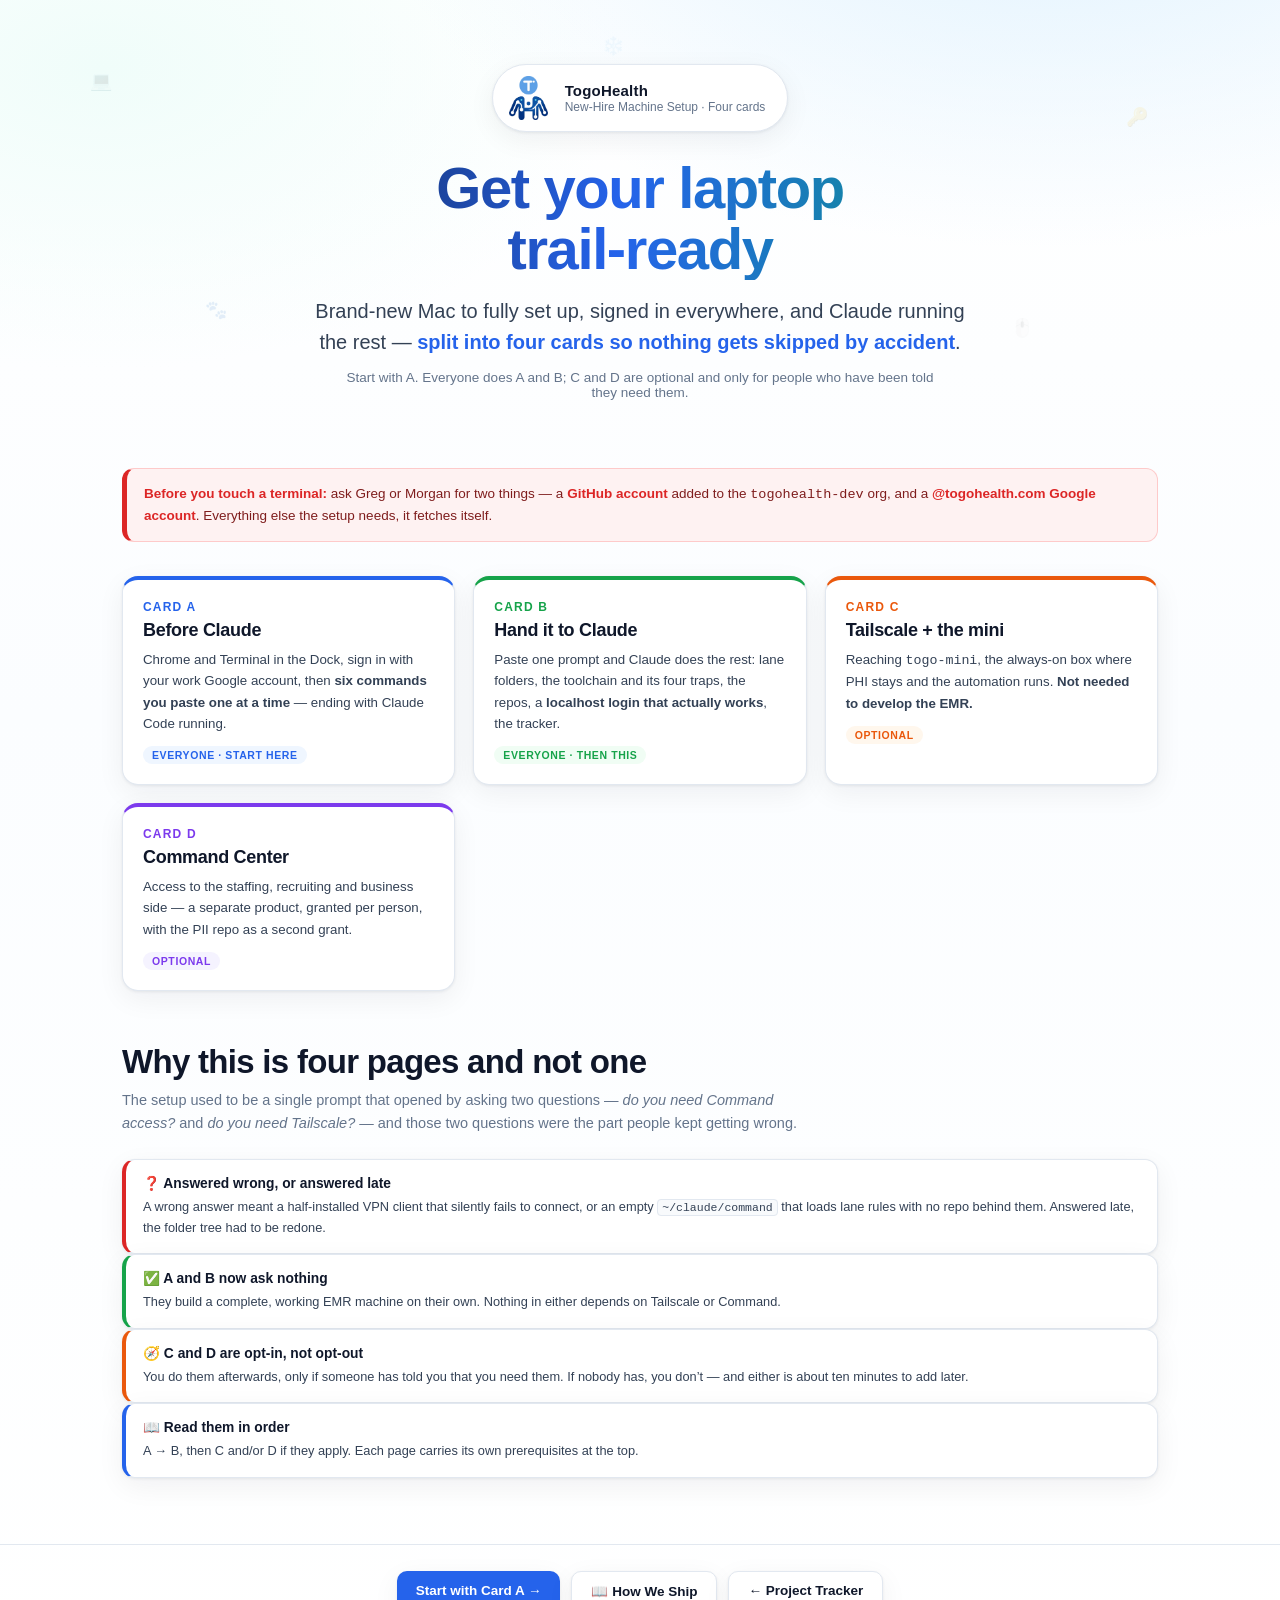
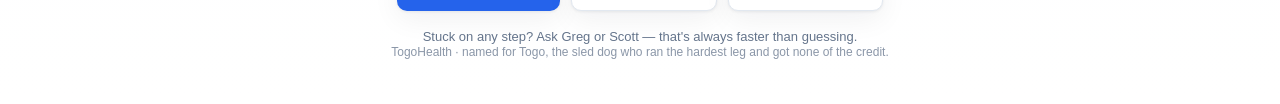
<file: new-hire-setup.html>
<!DOCTYPE html>
<html lang="en">
<head>
<meta charset="utf-8">
<meta name="viewport" content="width=device-width,initial-scale=1">
<title>New-Hire Machine Setup — TogoHealth Dev Trail</title>
<link rel="icon" type="image/png" href="icons/togo-favicon.png">
<link rel="stylesheet" href="setup-guide.css">
</head>
<body>
<div id="bar"></div>

<header class="hero">
  <div class="paws">
    <div class="paw" style="left:7%;top:16%">💻</div><div class="paw" style="left:88%;top:24%;animation-delay:1.4s">🔑</div>
    <div class="paw" style="left:16%;top:68%;animation-delay:2.6s">🐾</div><div class="paw" style="left:79%;top:72%;animation-delay:.8s">🖱️</div>
    <div class="paw" style="left:47%;top:8%;animation-delay:3.4s">❄️</div>
  </div>
  <div class="wrap">
    <div class="logo-badge">
      <img src="icons/togo-logo.png" alt="TogoHealth">
      <div style="text-align:left"><b>TogoHealth</b><span>New-Hire Machine Setup · Four cards</span></div>
    </div>
    <h1>Get your laptop<br>trail-ready</h1>
    <p class="tagline">Brand-new Mac to fully set up, signed in everywhere, and Claude running the rest — <b>split into four cards so nothing gets skipped by accident</b>.</p>
    <p class="subtle">Start with A. Everyone does A and B; C and D are optional and only for people who have been told they need them.</p>
  </div>
</header>

<div class="wrap">
  <div class="warnbar"><b>Before you touch a terminal:</b> ask Greg or Morgan for two things — a <b>GitHub account</b> added to the <code>togohealth-dev</code> org, and a <b>@togohealth.com Google account</b>. Everything else the setup needs, it fetches itself.</div>
</div>

<div class="wrap">
  <div class="hub">
    <a class="hubcard" href="setup-a.html" style="--c:var(--blue);--bg:var(--blue-bg)">
      <div class="letter">CARD A</div>
      <h3>Before Claude</h3>
      <p>Chrome and Terminal in the Dock, sign in with your work Google account, then <b>six commands you paste one at a time</b> — ending with Claude Code running.</p>
      <span class="tag">Everyone · start here</span>
    </a>
    <a class="hubcard" href="setup-b.html" style="--c:var(--green);--bg:var(--green-bg)">
      <div class="letter">CARD B</div>
      <h3>Hand it to Claude</h3>
      <p>Paste one prompt and Claude does the rest: lane folders, the toolchain and its four traps, the repos, a <b>localhost login that actually works</b>, the tracker.</p>
      <span class="tag">Everyone · then this</span>
    </a>
    <a class="hubcard" href="setup-c.html" style="--c:var(--orange);--bg:var(--orange-bg)">
      <div class="letter">CARD C</div>
      <h3>Tailscale + the mini</h3>
      <p>Reaching <code>togo-mini</code>, the always-on box where PHI stays and the automation runs. <b>Not needed to develop the EMR.</b></p>
      <span class="tag">Optional</span>
    </a>
    <a class="hubcard" href="setup-d.html" style="--c:var(--purple);--bg:var(--purple-bg)">
      <div class="letter">CARD D</div>
      <h3>Command Center</h3>
      <p>Access to the staffing, recruiting and business side — a separate product, granted per person, with the PII repo as a second grant.</p>
      <span class="tag">Optional</span>
    </a>
  </div>

  <div class="rules" style="margin-top:52px">
    <h2>Why this is four pages and not one</h2>
    <p class="lead">The setup used to be a single prompt that opened by asking two questions — <i>do you need Command access?</i> and <i>do you need Tailscale?</i> — and those two questions were the part people kept getting wrong.</p>
    <div class="rule" style="--c:var(--red)">
      <h4>❓ Answered wrong, or answered late</h4>
      <p>A wrong answer meant a half-installed VPN client that silently fails to connect, or an empty <code>~/claude/command</code> that loads lane rules with no repo behind them. Answered late, the folder tree had to be redone.</p>
    </div>
    <div class="rule" style="--c:var(--green)">
      <h4>✅ A and B now ask nothing</h4>
      <p>They build a complete, working EMR machine on their own. Nothing in either depends on Tailscale or Command.</p>
    </div>
    <div class="rule" style="--c:var(--orange)">
      <h4>🧭 C and D are opt-in, not opt-out</h4>
      <p>You do them afterwards, only if someone has told you that you need them. If nobody has, you don’t — and either is about ten minutes to add later.</p>
    </div>
    <div class="rule" style="--c:var(--blue)">
      <h4>📖 Read them in order</h4>
      <p>A → B, then C and/or D if they apply. Each page carries its own prerequisites at the top.</p>
    </div>
  </div>
</div>

<footer>
  <div class="wrap">
    <div class="btns">
      <a class="btn" href="setup-a.html">Start with Card A →</a>
      <a class="btn ghost" href="workflow.html">📖 How We Ship</a>
      <a class="btn ghost" href="index.html">← Project Tracker</a>

    </div>
    <p>Stuck on any step? Ask Greg or Scott — that's always faster than guessing.<br>
    <span style="font-size:12px;opacity:.75">TogoHealth · named for Togo, the sled dog who ran the hardest leg and got none of the credit.</span></p>
  </div>
</footer>

<script src="setup-guide.js"></script>
</body>
</html>
</file>
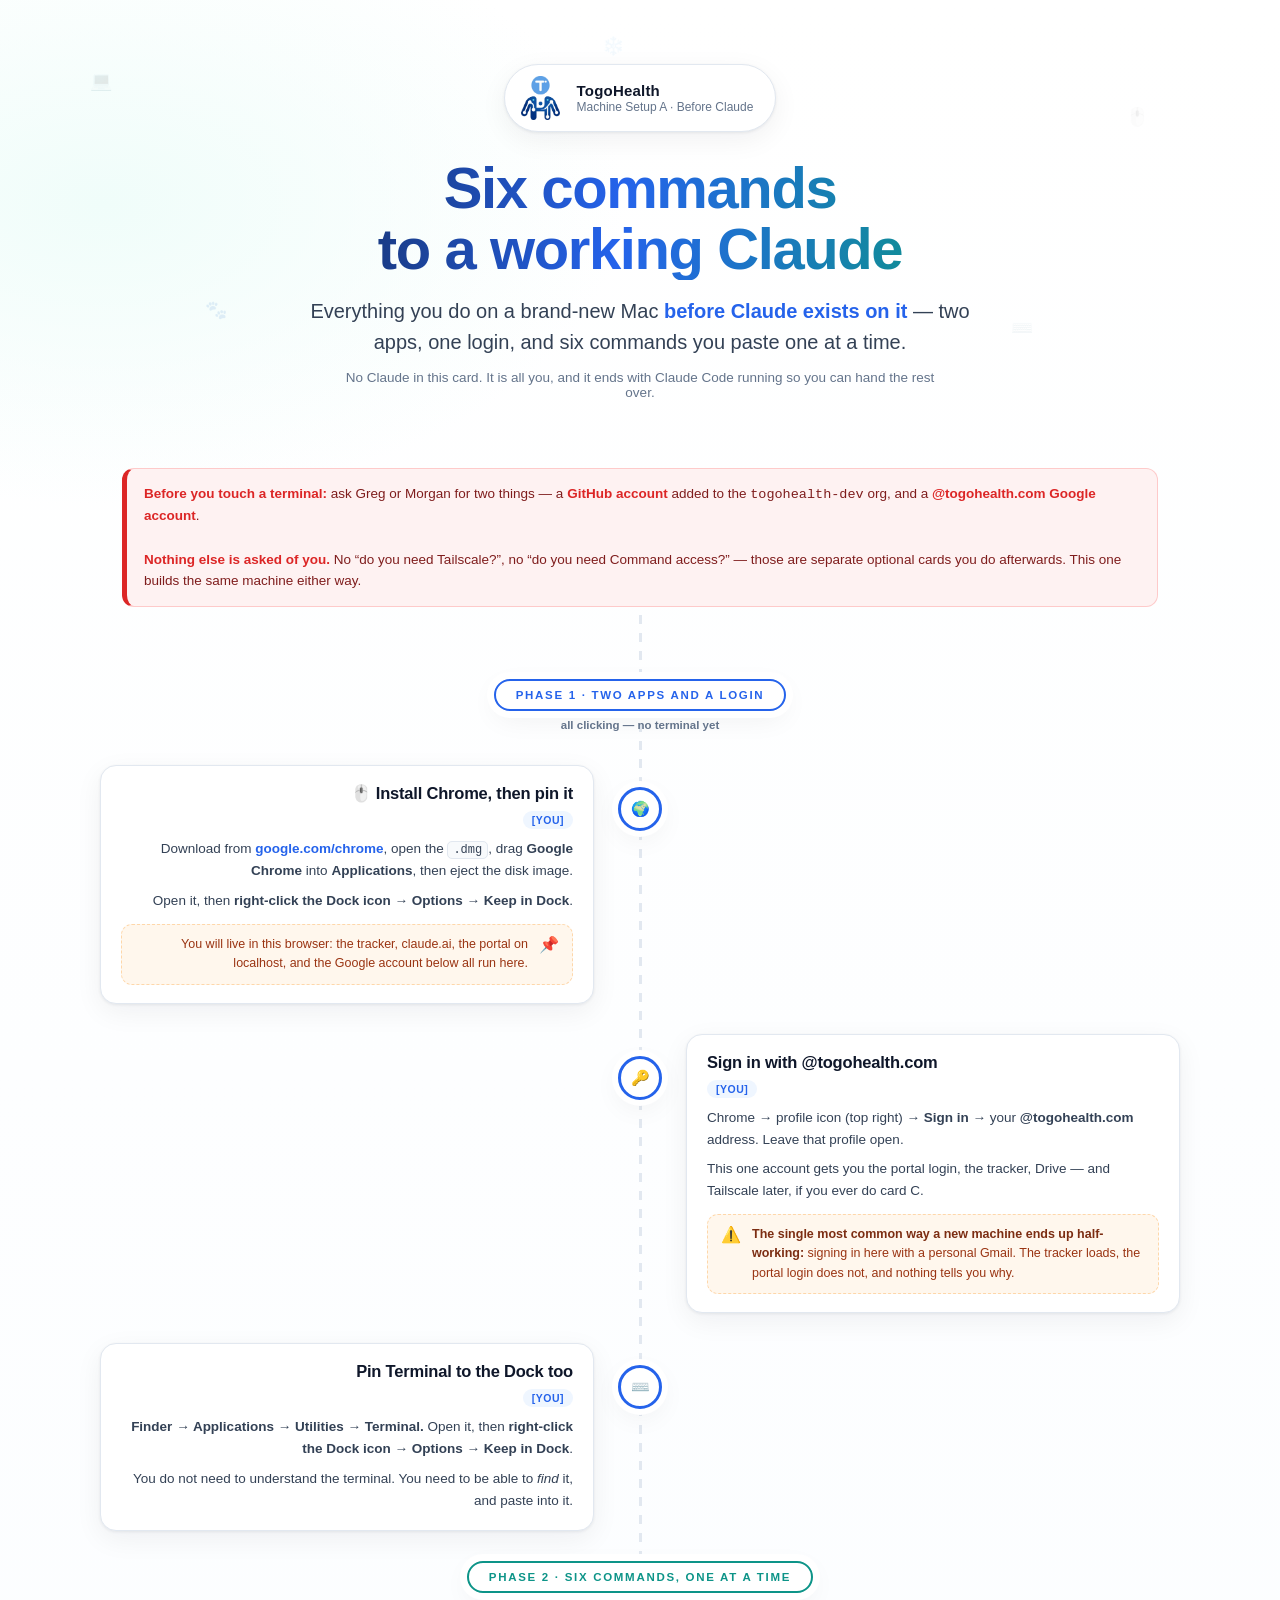
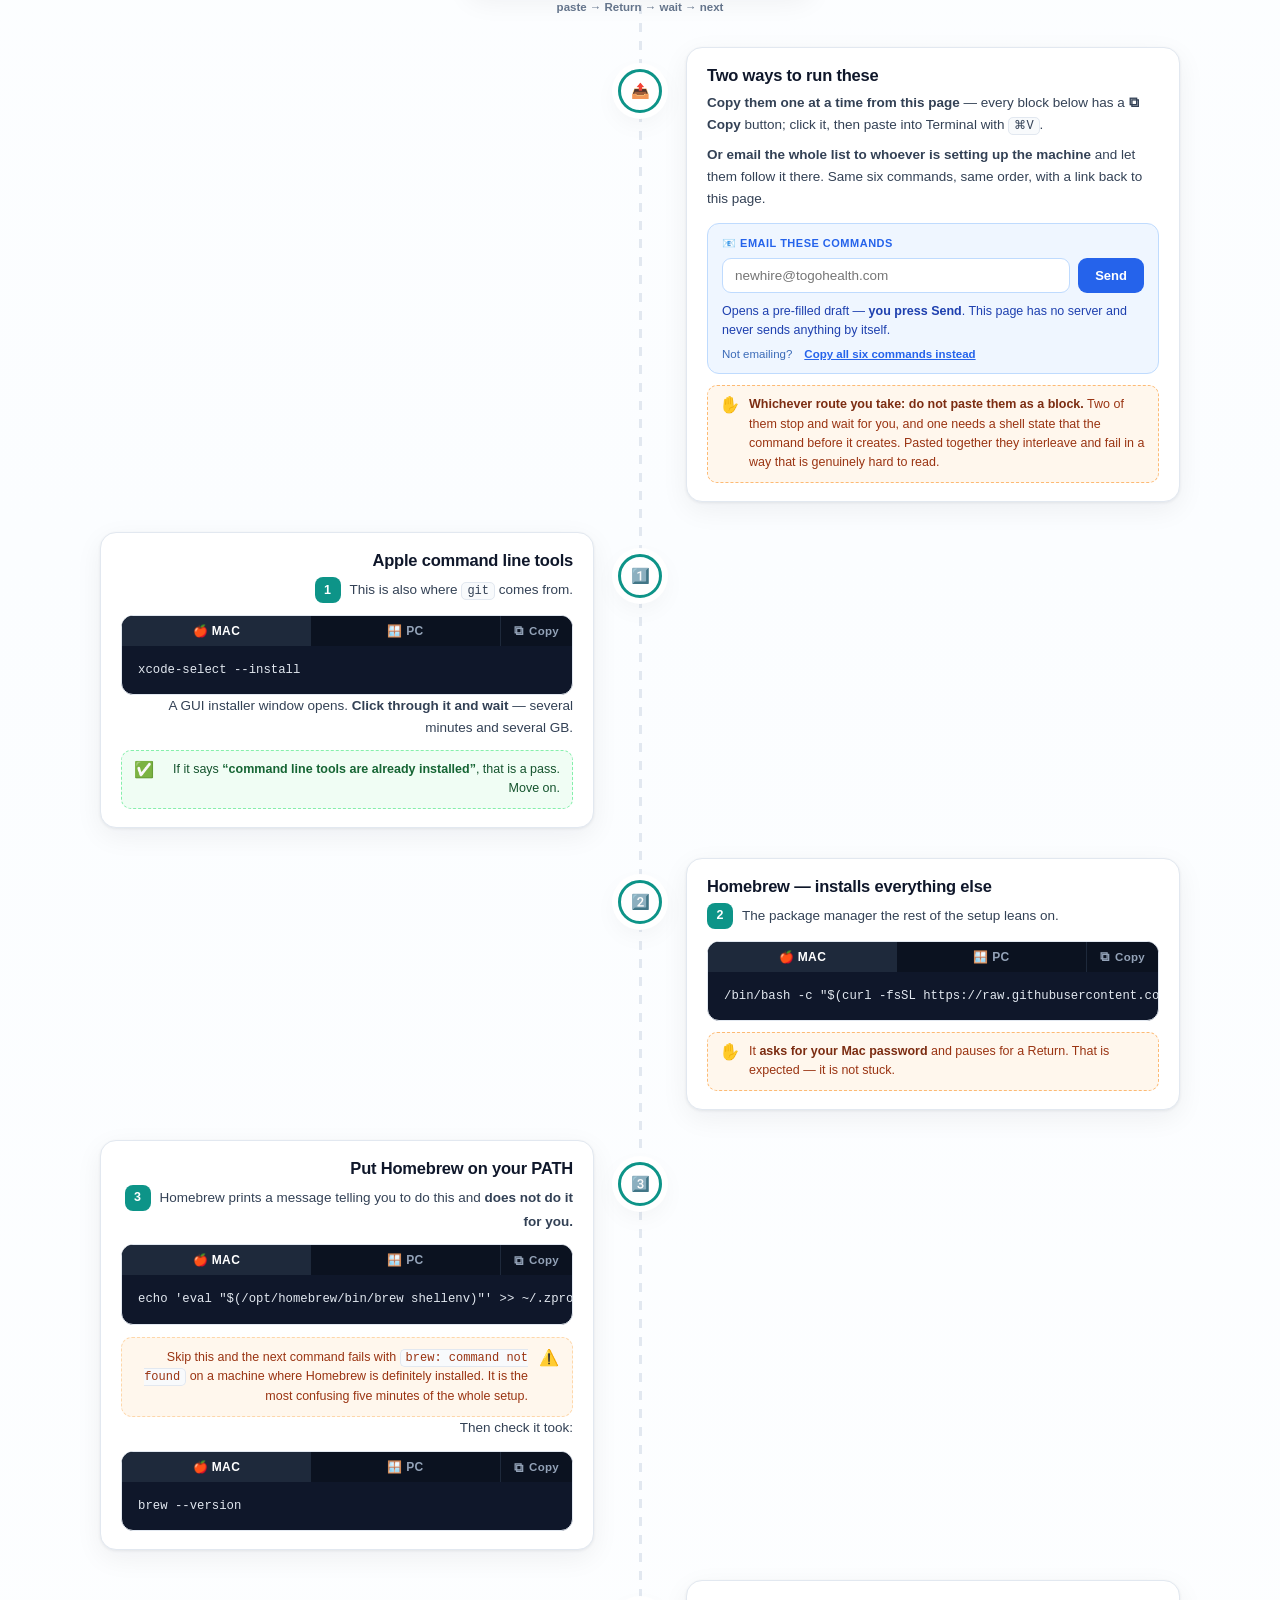
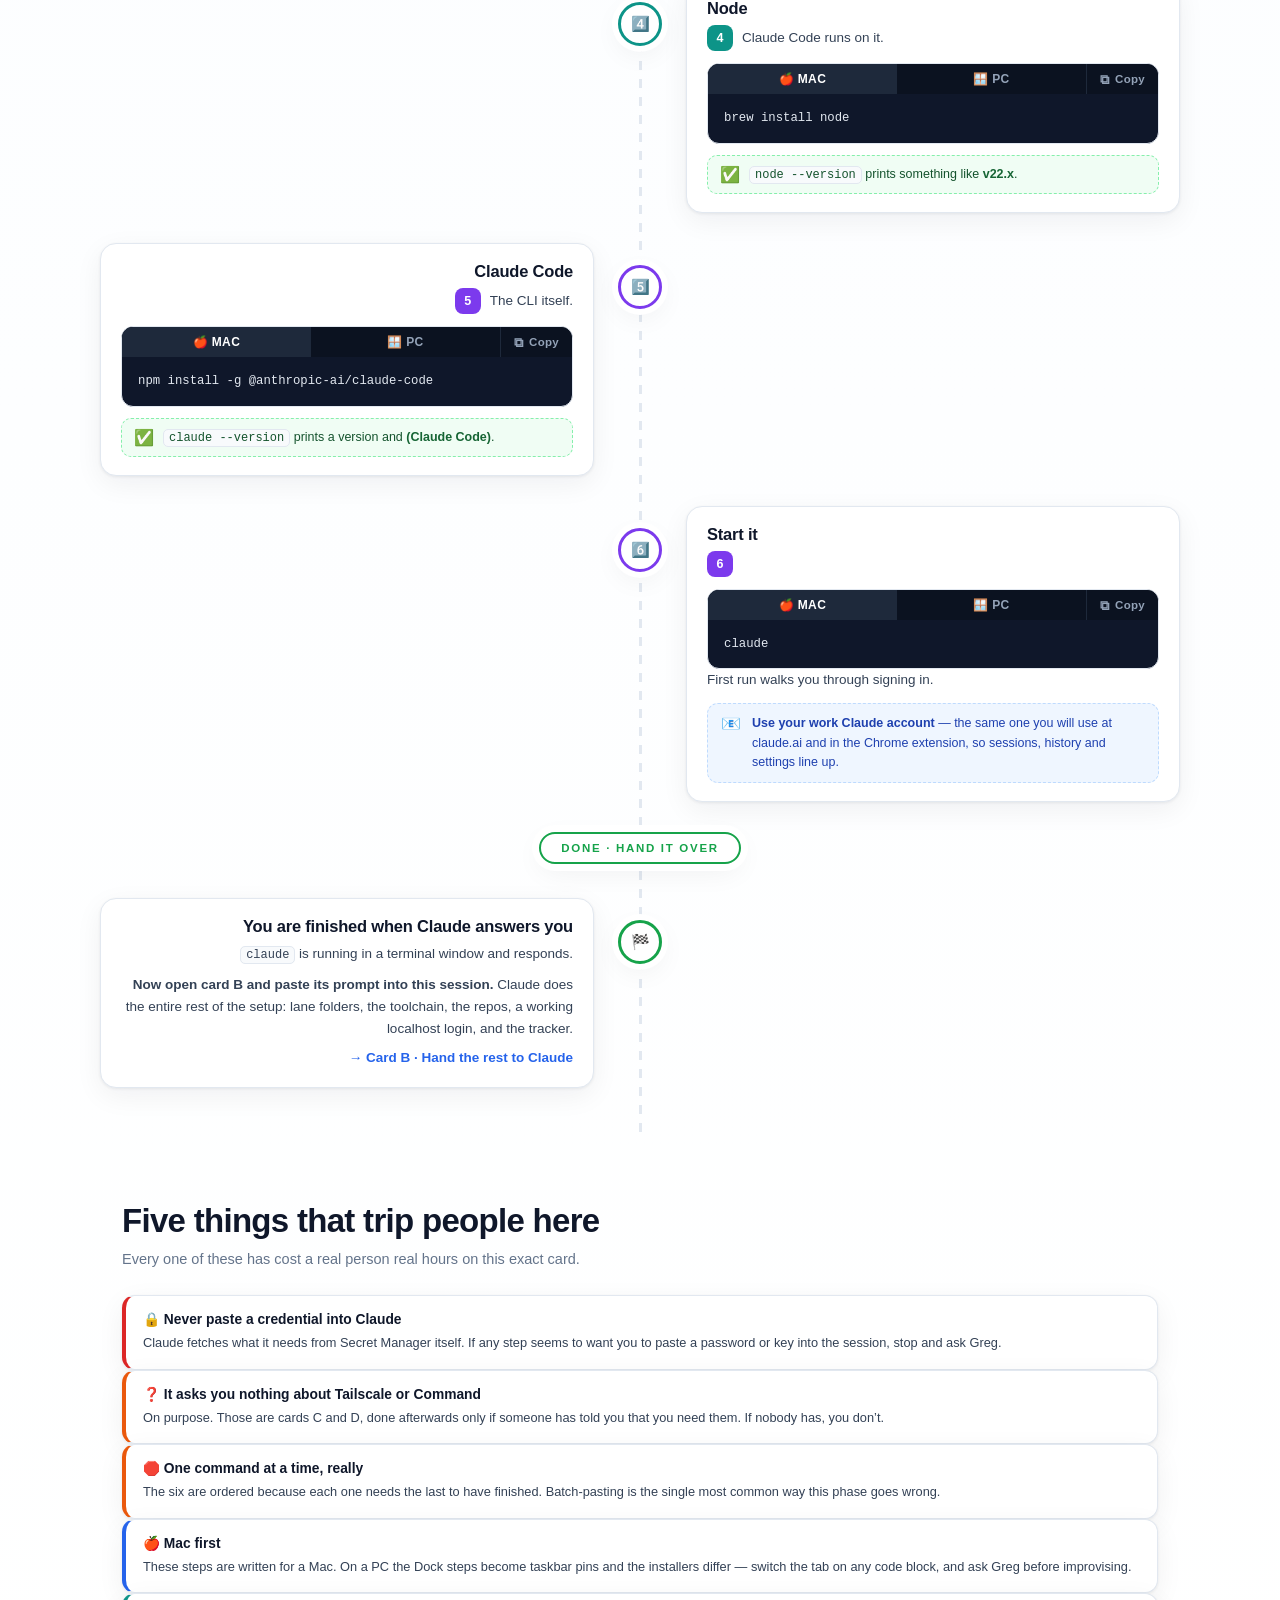
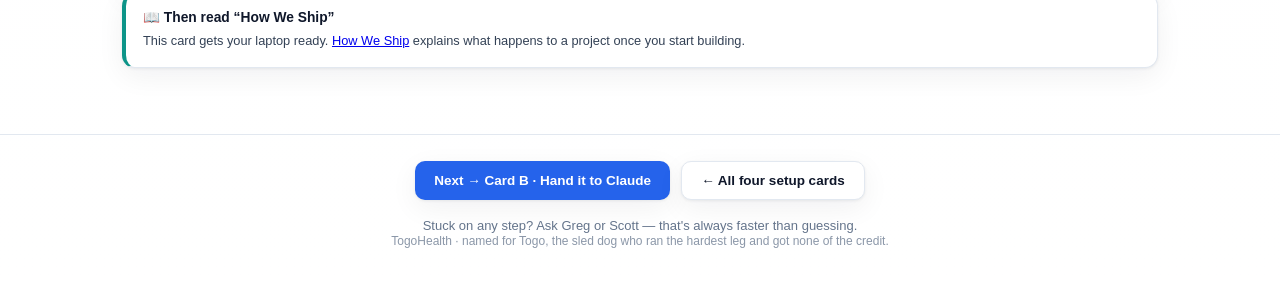
<file: setup-a.html>
<!DOCTYPE html>
<html lang="en">
<head>
<meta charset="utf-8">
<meta name="viewport" content="width=device-width,initial-scale=1">
<title>Setup A · Before Claude — TogoHealth Dev Trail</title>
<link rel="icon" type="image/png" href="icons/togo-favicon.png">
<link rel="stylesheet" href="setup-guide.css">
</head>
<body>
<div id="bar"></div>

<header class="hero">
  <div class="paws">
    <div class="paw" style="left:7%;top:16%">💻</div><div class="paw" style="left:88%;top:24%;animation-delay:1.4s">🖱️</div>
    <div class="paw" style="left:16%;top:68%;animation-delay:2.6s">🐾</div><div class="paw" style="left:79%;top:72%;animation-delay:.8s">⌨️</div>
    <div class="paw" style="left:47%;top:8%;animation-delay:3.4s">❄️</div>
  </div>
  <div class="wrap">
    <div class="logo-badge">
      <img src="icons/togo-logo.png" alt="TogoHealth">
      <div style="text-align:left"><b>TogoHealth</b><span>Machine Setup A · Before Claude</span></div>
    </div>
    <h1>Six commands<br>to a working Claude</h1>
    <p class="tagline">Everything you do on a brand-new Mac <b>before Claude exists on it</b> — two apps, one login, and six commands you paste one at a time.</p>
    <p class="subtle">No Claude in this card. It is all you, and it ends with Claude Code running so you can hand the rest over.</p>
  </div>
</header>

<div class="wrap">
  <div class="warnbar"><b>Before you touch a terminal:</b> ask Greg or Morgan for two things — a <b>GitHub account</b> added to the <code>togohealth-dev</code> org, and a <b>@togohealth.com Google account</b>.<br><br><b>Nothing else is asked of you.</b> No “do you need Tailscale?”, no “do you need Command access?” — those are separate optional cards you do afterwards. This one builds the same machine either way.</div>
</div>

<div class="wrap trail" id="trail">
  <div class="trail-fill" id="fill"></div>
  <div class="phase" style="--c:var(--blue)"><span>Phase 1 · Two apps and a login</span><small>all clicking — no terminal yet</small></div>
  <div class="step left" style="--c:var(--blue);--bg:var(--blue-bg)">
    <div class="node">🌍</div>
    <div class="card">
      <h3>🖱️ Install Chrome, then pin it</h3>
      <span class="who" style="background:var(--blue-bg);color:var(--blue)">[YOU]</span>
      <p>Download from <a href="https://www.google.com/chrome" target="_blank">google.com/chrome</a>, open the <code>.dmg</code>, drag <b>Google Chrome</b> into <b>Applications</b>, then eject the disk image.</p>
      <p>Open it, then <b>right-click the Dock icon → Options → Keep in Dock</b>.</p>
      <div class="optcall"><span class="ic">📌</span><div>You will live in this browser: the tracker, claude.ai, the portal on localhost, and the Google account below all run here.</div></div>
    </div>
  </div>
  <div class="step right" style="--c:var(--blue);--bg:var(--blue-bg)">
    <div class="node">🔑</div>
    <div class="card">
      <h3>Sign in with @togohealth.com</h3>
      <span class="who" style="background:var(--blue-bg);color:var(--blue)">[YOU]</span>
      <p>Chrome → profile icon (top right) → <b>Sign in</b> → your <b>@togohealth.com</b> address. Leave that profile open.</p>
      <p>This one account gets you the portal login, the tracker, Drive — and Tailscale later, if you ever do card C.</p>
      <div class="optcall"><span class="ic">⚠️</span><div><b>The single most common way a new machine ends up half-working:</b> signing in here with a personal Gmail. The tracker loads, the portal login does not, and nothing tells you why.</div></div>
    </div>
  </div>
  <div class="step left" style="--c:var(--blue);--bg:var(--blue-bg)">
    <div class="node">⌨️</div>
    <div class="card">
      <h3>Pin Terminal to the Dock too</h3>
      <span class="who" style="background:var(--blue-bg);color:var(--blue)">[YOU]</span>
      <p><b>Finder → Applications → Utilities → Terminal.</b> Open it, then <b>right-click the Dock icon → Options → Keep in Dock</b>.</p>
      <p>You do not need to understand the terminal. You need to be able to <i>find</i> it, and paste into it.</p>
    </div>
  </div>
  <div class="phase" style="--c:var(--teal)"><span>Phase 2 · Six commands, one at a time</span><small>paste → Return → wait → next</small></div>
  <div class="step right" style="--c:var(--teal);--bg:var(--teal-bg)">
    <div class="node">📤</div>
    <div class="card">
      <h3>Two ways to run these</h3>
      <p><b>Copy them one at a time from this page</b> — every block below has a <b>&#10697; Copy</b> button; click it, then paste into Terminal with <code>⌘V</code>.</p>
      <p><b>Or email the whole list to whoever is setting up the machine</b> and let them follow it there. Same six commands, same order, with a link back to this page.</p>
      <div class="sendbox">
        <span class="lbl">📧 Email these commands</span>
        <div class="emailrow">
          <input type="email" inputmode="email" autocomplete="email" spellcheck="false"
                 placeholder="newhire@togohealth.com" aria-label="Email address to send the commands to">
          <button class="send" type="button">Send</button>
        </div>
        <div class="sendmsg">Opens a pre-filled draft — <b>you press Send</b>. This page has no server and never sends anything by itself.</div>
        <div class="sendalt">Not emailing? <button type="button" data-copyall>Copy all six commands instead</button></div>
      </div>
      <div class="stopline"><span class="ic">✋</span><div><b>Whichever route you take: do not paste them as a block.</b> Two of them stop and wait for you, and one needs a shell state that the command before it creates. Pasted together they interleave and fail in a way that is genuinely hard to read.</div></div>
    </div>
  </div>
  <div class="step left" style="--c:var(--teal);--bg:var(--teal-bg)">
    <div class="node">1️⃣</div>
    <div class="card">
      <h3>Apple command line tools</h3>
      <p><span class="cmdno" style="--c:var(--teal)">1</span>This is also where <code>git</code> comes from.</p>
      <div class="oscode" data-step="1" data-label="Apple command line tools (includes git)"><div class="tabs"><button class="tab active" data-os="mac">🍎 Mac</button><button class="tab" data-os="pc">🪟 PC</button><button class="copy" type="button" title="Copy this command"><span class="sq">&#10697;</span> Copy</button></div>
      <pre class="os-mac show">xcode-select --install</pre>
      <pre class="os-pc">xcode-select --install</pre></div>
      <p>A GUI installer window opens. <b>Click through it and wait</b> — several minutes and several GB.</p>
      <div class="checkline"><span class="ic">✅</span><div>If it says <b>“command line tools are already installed”</b>, that is a pass. Move on.</div></div>
    </div>
  </div>
  <div class="step right" style="--c:var(--teal);--bg:var(--teal-bg)">
    <div class="node">2️⃣</div>
    <div class="card">
      <h3>Homebrew — installs everything else</h3>
      <p><span class="cmdno" style="--c:var(--teal)">2</span>The package manager the rest of the setup leans on.</p>
      <div class="oscode" data-step="2" data-label="Homebrew (it will ask for your Mac password)"><div class="tabs"><button class="tab active" data-os="mac">🍎 Mac</button><button class="tab" data-os="pc">🪟 PC</button><button class="copy" type="button" title="Copy this command"><span class="sq">&#10697;</span> Copy</button></div>
      <pre class="os-mac show">/bin/bash -c &quot;$(curl -fsSL https://raw.githubusercontent.com/Homebrew/install/HEAD/install.sh)&quot;</pre>
      <pre class="os-pc">/bin/bash -c &quot;$(curl -fsSL https://raw.githubusercontent.com/Homebrew/install/HEAD/install.sh)&quot;</pre></div>
      <div class="stopline"><span class="ic">✋</span><div>It <b>asks for your Mac password</b> and pauses for a Return. That is expected — it is not stuck.</div></div>
    </div>
  </div>
  <div class="step left" style="--c:var(--teal);--bg:var(--teal-bg)">
    <div class="node">3️⃣</div>
    <div class="card">
      <h3>Put Homebrew on your PATH</h3>
      <p><span class="cmdno" style="--c:var(--teal)">3</span>Homebrew prints a message telling you to do this and <b>does not do it for you.</b></p>
      <div class="oscode" data-step="3" data-label="Put Homebrew on your PATH (Homebrew does NOT do this for you)"><div class="tabs"><button class="tab active" data-os="mac">🍎 Mac</button><button class="tab" data-os="pc">🪟 PC</button><button class="copy" type="button" title="Copy this command"><span class="sq">&#10697;</span> Copy</button></div>
      <pre class="os-mac show">echo &#39;eval &quot;$(/opt/homebrew/bin/brew shellenv)&quot;&#39; &gt;&gt; ~/.zprofile &amp;&amp; eval &quot;$(/opt/homebrew/bin/brew shellenv)&quot;</pre>
      <pre class="os-pc">echo &#39;eval &quot;$(/opt/homebrew/bin/brew shellenv)&quot;&#39; &gt;&gt; ~/.zprofile &amp;&amp; eval &quot;$(/opt/homebrew/bin/brew shellenv)&quot;</pre></div>
      <div class="optcall"><span class="ic">⚠️</span><div>Skip this and the next command fails with <code>brew: command not found</code> on a machine where Homebrew is definitely installed. It is the most confusing five minutes of the whole setup.</div></div>
      <p>Then check it took:</p>
      <div class="oscode"><div class="tabs"><button class="tab active" data-os="mac">🍎 Mac</button><button class="tab" data-os="pc">🪟 PC</button><button class="copy" type="button" title="Copy this command"><span class="sq">&#10697;</span> Copy</button></div>
      <pre class="os-mac show">brew --version</pre>
      <pre class="os-pc">brew --version</pre></div>
    </div>
  </div>
  <div class="step right" style="--c:var(--teal);--bg:var(--teal-bg)">
    <div class="node">4️⃣</div>
    <div class="card">
      <h3>Node</h3>
      <p><span class="cmdno" style="--c:var(--teal)">4</span>Claude Code runs on it.</p>
      <div class="oscode" data-step="4" data-label="Node (Claude Code runs on it)"><div class="tabs"><button class="tab active" data-os="mac">🍎 Mac</button><button class="tab" data-os="pc">🪟 PC</button><button class="copy" type="button" title="Copy this command"><span class="sq">&#10697;</span> Copy</button></div>
      <pre class="os-mac show">brew install node</pre>
      <pre class="os-pc">brew install node</pre></div>
      <div class="checkline"><span class="ic">✅</span><div><code>node --version</code> prints something like <b>v22.x</b>.</div></div>
    </div>
  </div>
  <div class="step left" style="--c:var(--purple);--bg:var(--purple-bg)">
    <div class="node">5️⃣</div>
    <div class="card">
      <h3>Claude Code</h3>
      <p><span class="cmdno" style="--c:var(--purple)">5</span>The CLI itself.</p>
      <div class="oscode" data-step="5" data-label="Claude Code"><div class="tabs"><button class="tab active" data-os="mac">🍎 Mac</button><button class="tab" data-os="pc">🪟 PC</button><button class="copy" type="button" title="Copy this command"><span class="sq">&#10697;</span> Copy</button></div>
      <pre class="os-mac show">npm install -g @anthropic-ai/claude-code</pre>
      <pre class="os-pc">npm install -g @anthropic-ai/claude-code</pre></div>
      <div class="checkline"><span class="ic">✅</span><div><code>claude --version</code> prints a version and <b>(Claude Code)</b>.</div></div>
    </div>
  </div>
  <div class="step right" style="--c:var(--purple);--bg:var(--purple-bg)">
    <div class="node">6️⃣</div>
    <div class="card">
      <h3>Start it</h3>
      <p><span class="cmdno" style="--c:var(--purple)">6</span></p>
      <div class="oscode" data-step="6" data-label="Start it"><div class="tabs"><button class="tab active" data-os="mac">🍎 Mac</button><button class="tab" data-os="pc">🪟 PC</button><button class="copy" type="button" title="Copy this command"><span class="sq">&#10697;</span> Copy</button></div>
      <pre class="os-mac show">claude</pre>
      <pre class="os-pc">claude</pre></div>
      <p>First run walks you through signing in.</p>
      <div class="mail"><span class="ic">📧</span><div><b>Use your work Claude account</b> — the same one you will use at claude.ai and in the Chrome extension, so sessions, history and settings line up.</div></div>
    </div>
  </div>
  <div class="phase" style="--c:var(--green)"><span>Done · Hand it over</span></div>
  <div class="step left" style="--c:var(--green);--bg:var(--green-bg)">
    <div class="node">🏁</div>
    <div class="card">
      <h3>You are finished when Claude answers you</h3>
      <p><code>claude</code> is running in a terminal window and responds.</p>
      <p><b>Now open card B and paste its prompt into this session.</b> Claude does the entire rest of the setup: lane folders, the toolchain, the repos, a working localhost login, and the tracker.</p>
      <p><a href="setup-b.html">→ Card B · Hand the rest to Claude</a></p>
    </div>
  </div>

</div>

<div class="wrap">
  <div class="rules">
    <h2>Five things that trip people here</h2>
    <p class="lead">Every one of these has cost a real person real hours on this exact card.</p>
    <div class="rule" style="--c:var(--red)">
      <h4>🔒 Never paste a credential into Claude</h4>
      <p>Claude fetches what it needs from Secret Manager itself. If any step seems to want you to paste a password or key into the session, stop and ask Greg.</p>
    </div>
    <div class="rule" style="--c:var(--orange)">
      <h4>❓ It asks you nothing about Tailscale or Command</h4>
      <p>On purpose. Those are cards C and D, done afterwards only if someone has told you that you need them. If nobody has, you don’t.</p>
    </div>
    <div class="rule" style="--c:var(--orange)">
      <h4>🛑 One command at a time, really</h4>
      <p>The six are ordered because each one needs the last to have finished. Batch-pasting is the single most common way this phase goes wrong.</p>
    </div>
    <div class="rule" style="--c:var(--blue)">
      <h4>🍎 Mac first</h4>
      <p>These steps are written for a Mac. On a PC the Dock steps become taskbar pins and the installers differ — switch the tab on any code block, and ask Greg before improvising.</p>
    </div>
    <div class="rule" style="--c:var(--teal)">
      <h4>📖 Then read “How We Ship”</h4>
      <p>This card gets your laptop ready. <a href="workflow.html">How We Ship</a> explains what happens to a project once you start building.</p>
    </div>

  </div>
</div>

<footer>
  <div class="wrap">
    <div class="btns">
      <a class="btn" href="setup-b.html">Next → Card B · Hand it to Claude</a>
      <a class="btn ghost" href="new-hire-setup.html">← All four setup cards</a>

    </div>
    <p>Stuck on any step? Ask Greg or Scott — that's always faster than guessing.<br>
    <span style="font-size:12px;opacity:.75">TogoHealth · named for Togo, the sled dog who ran the hardest leg and got none of the credit.</span></p>
  </div>
</footer>

<script src="setup-guide.js"></script>
</body>
</html>
</file>
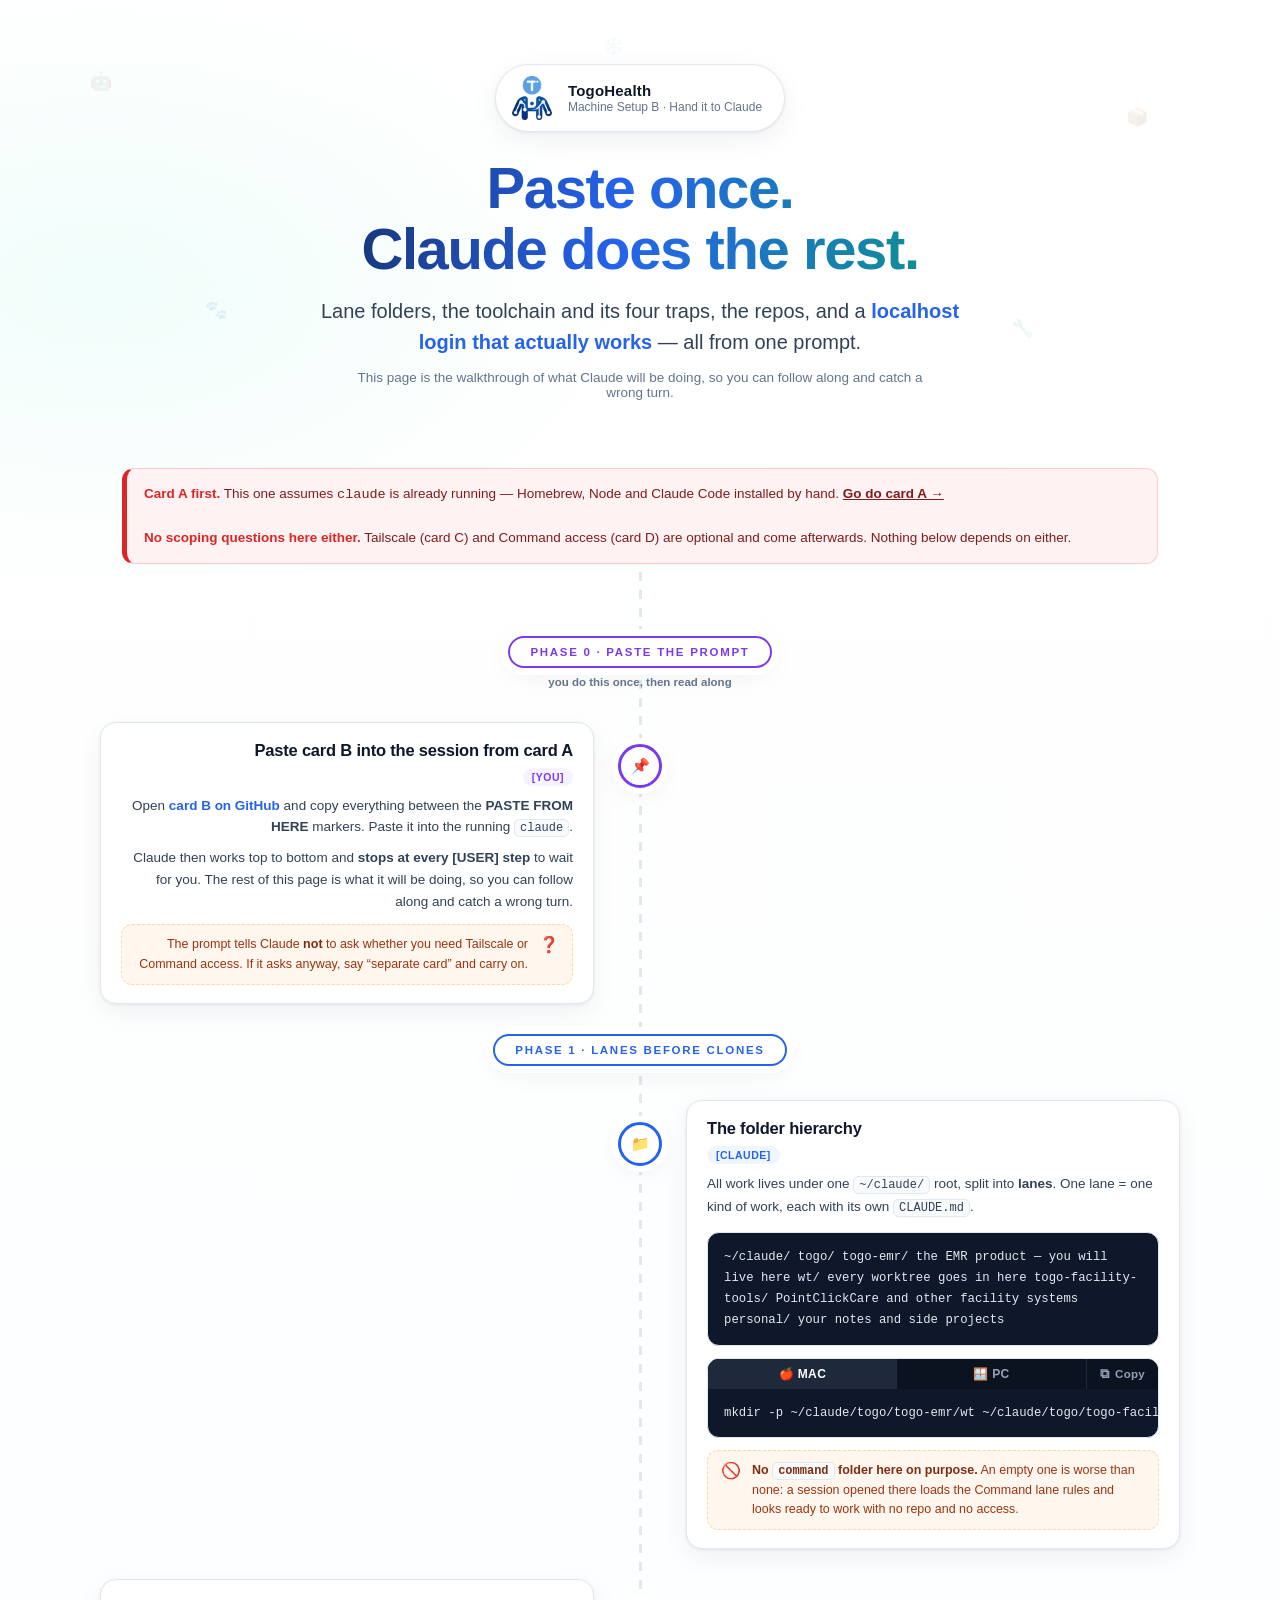
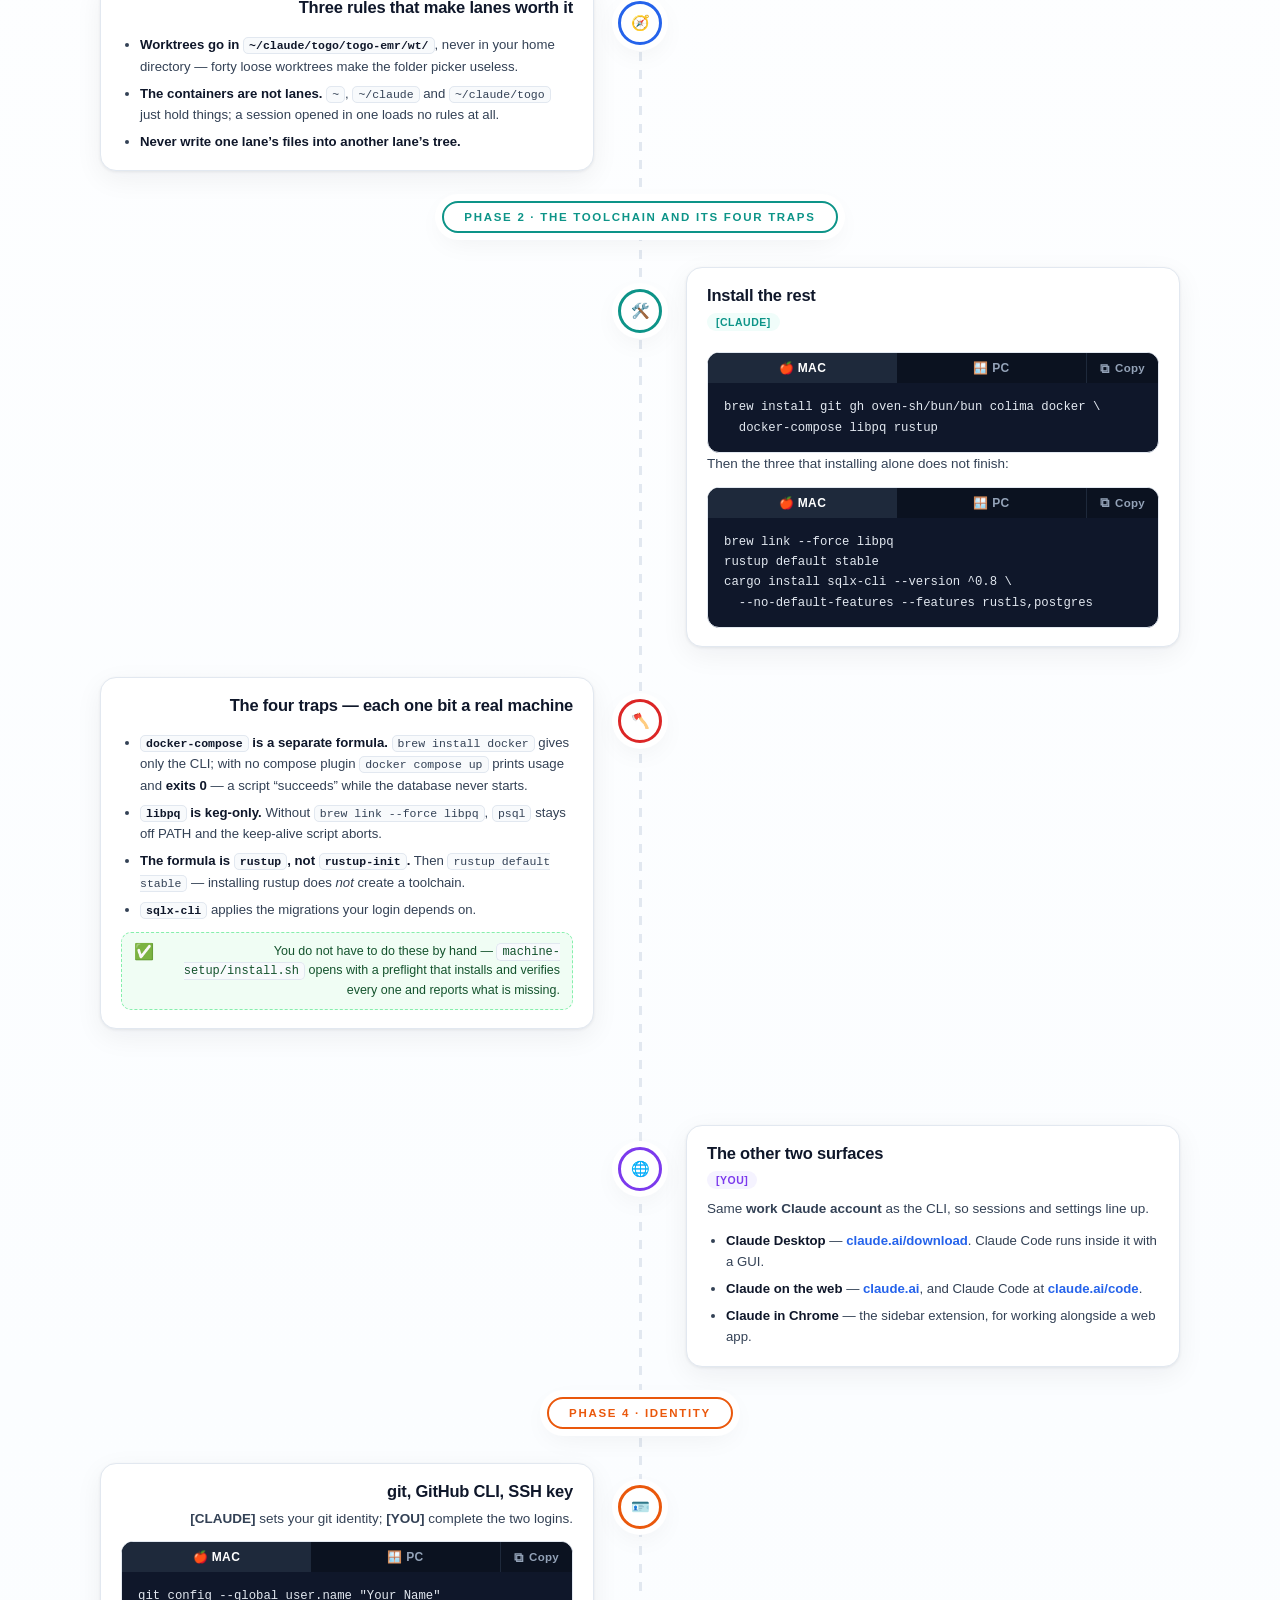
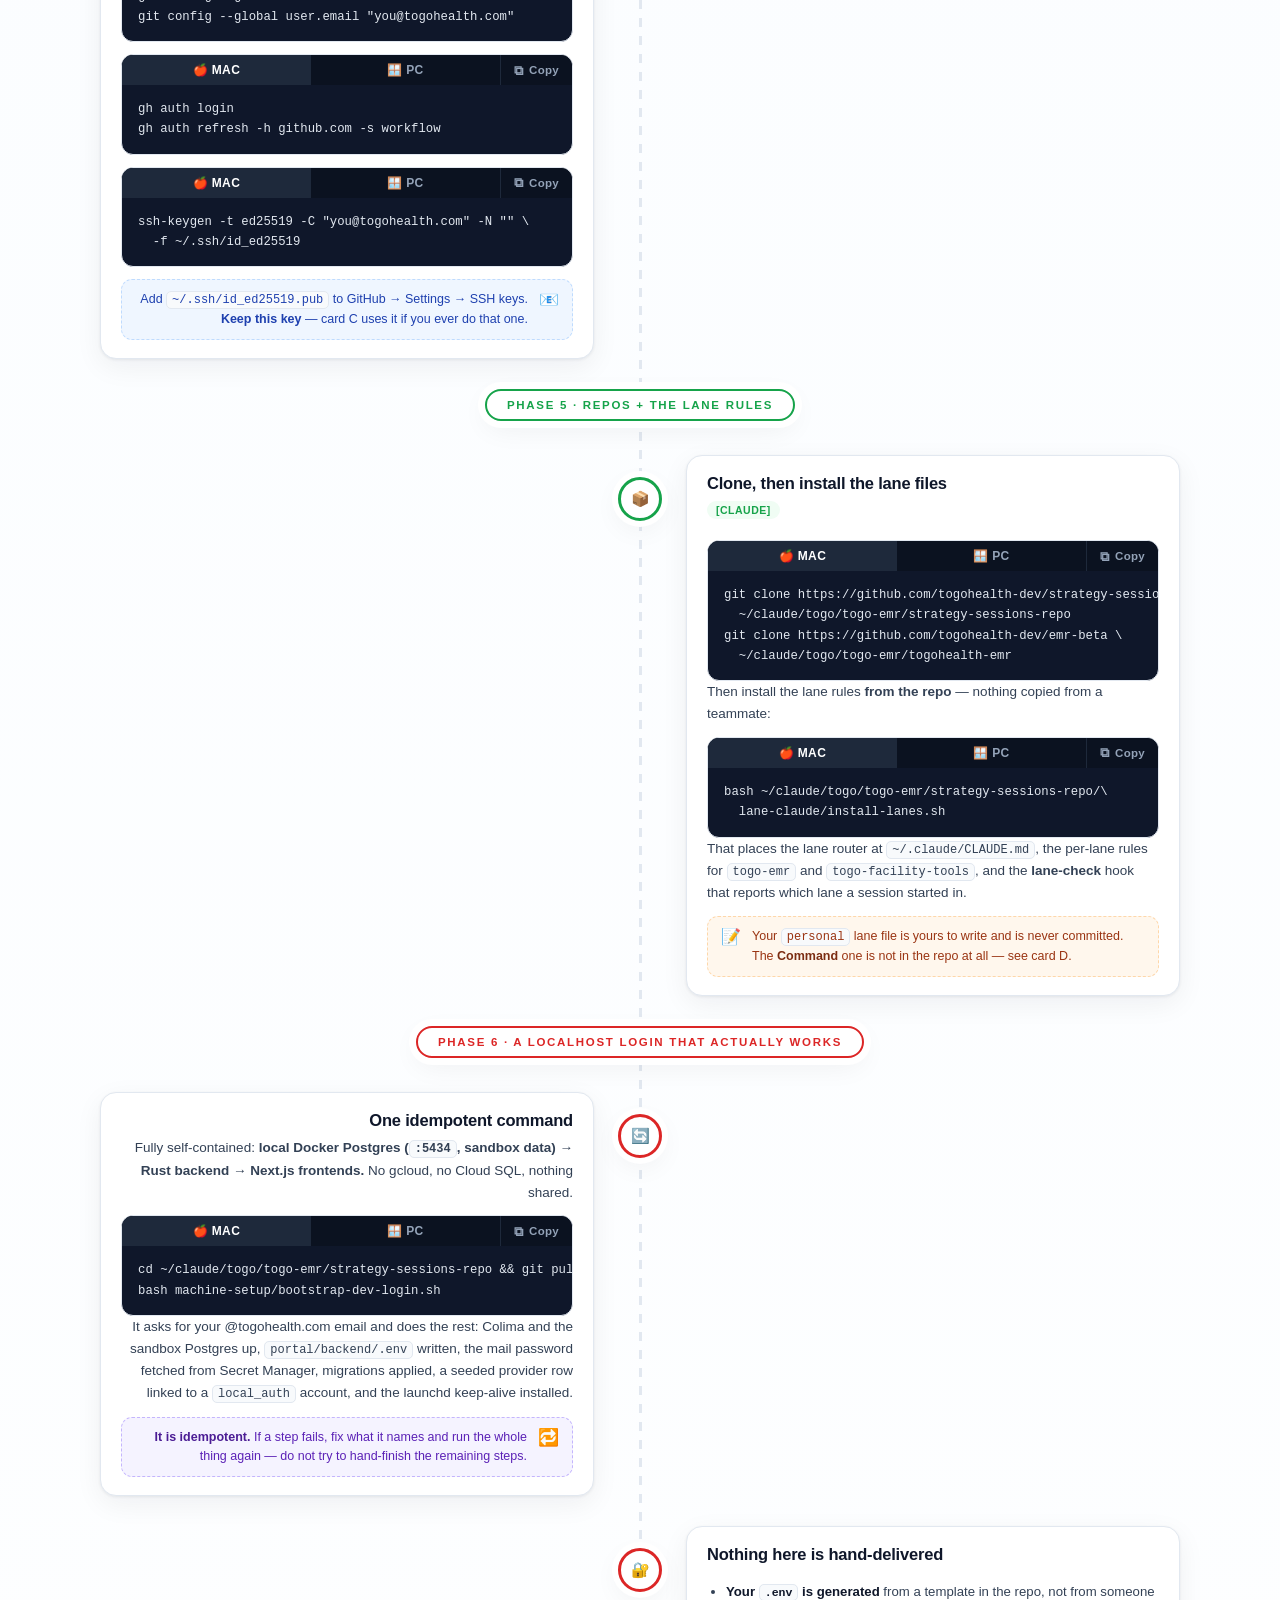
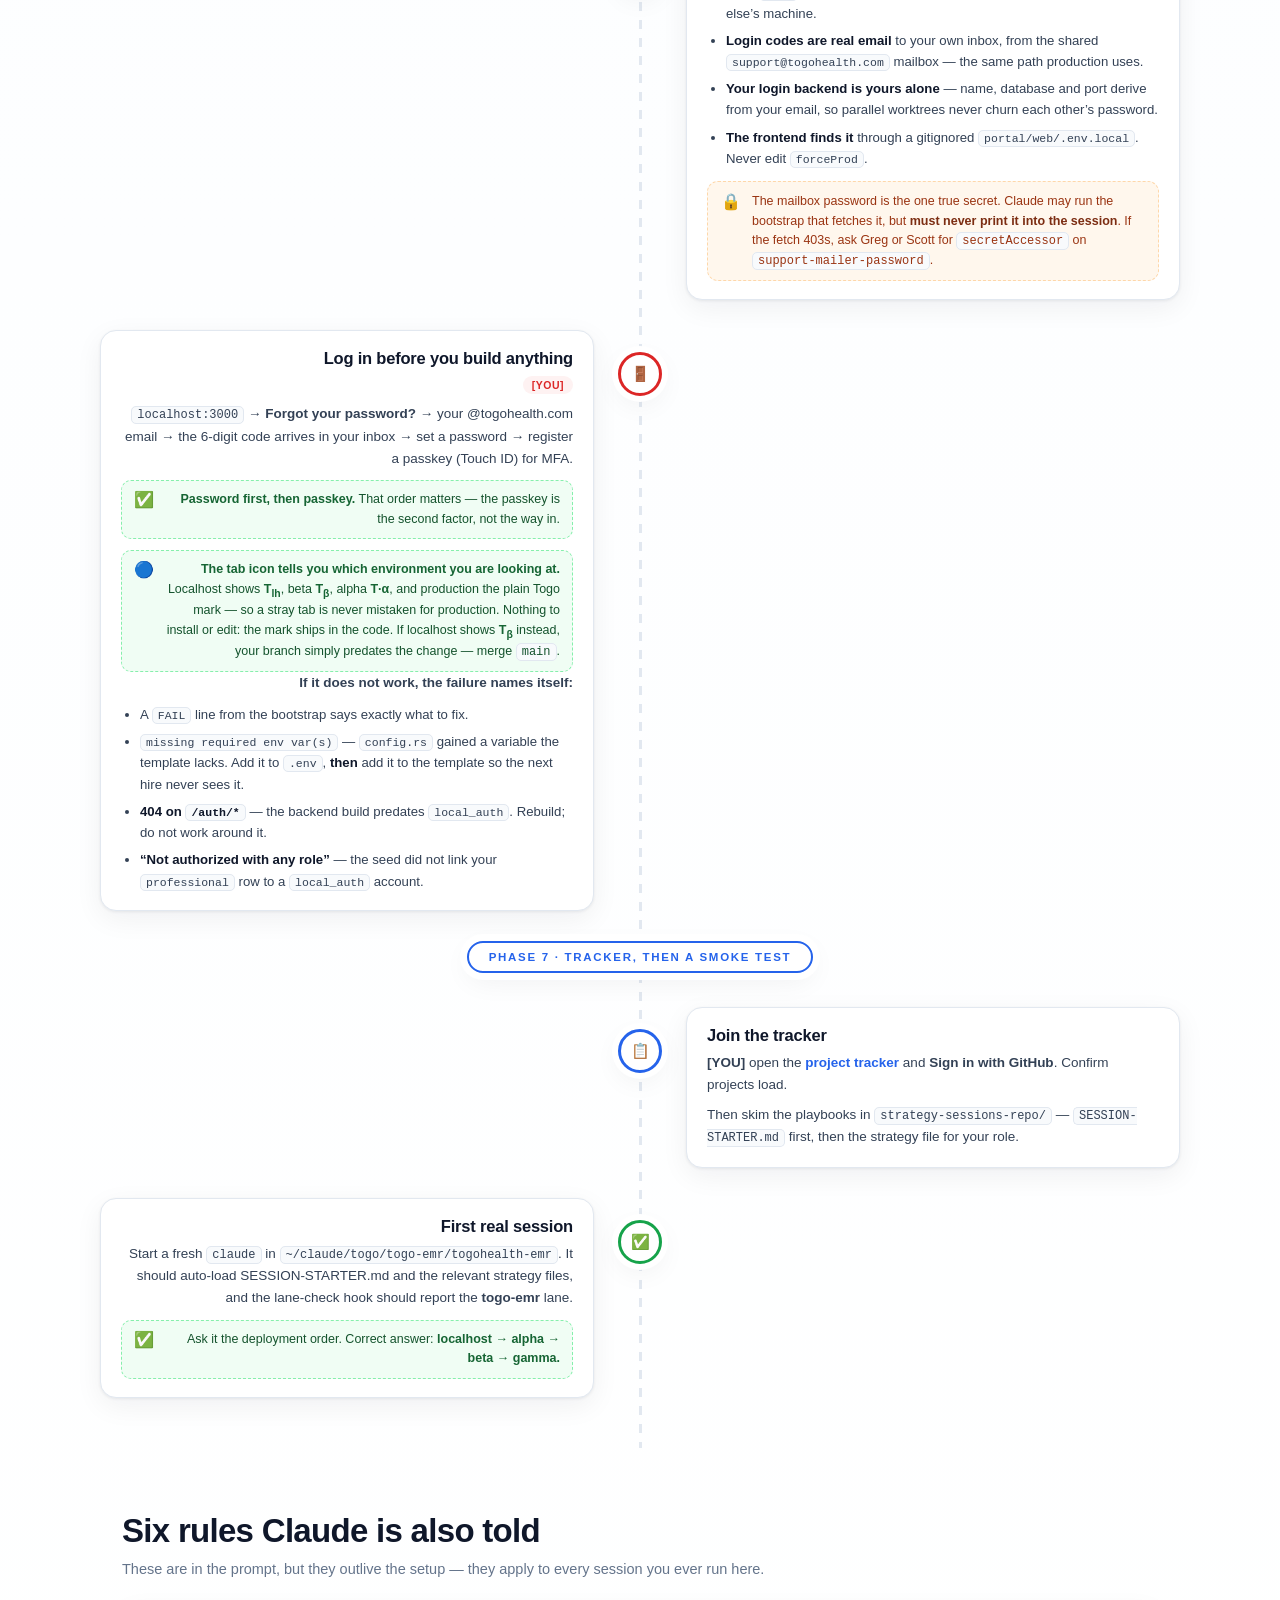
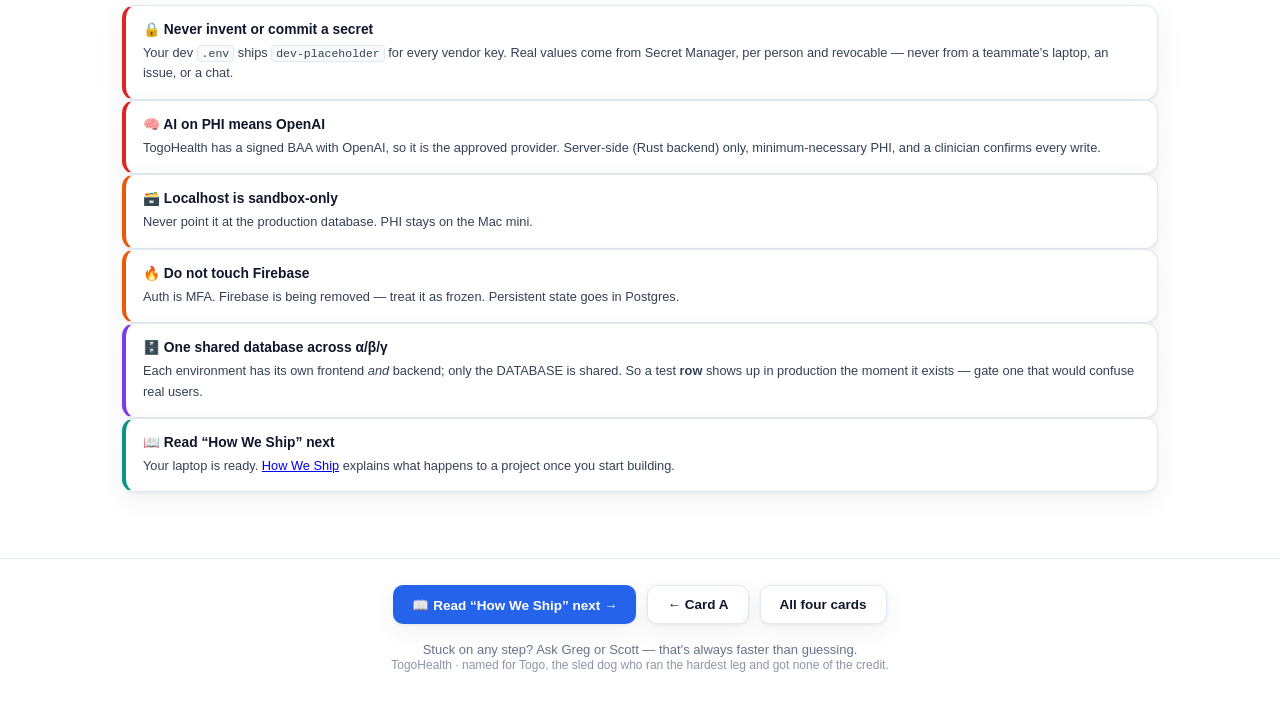
<file: setup-b.html>
<!DOCTYPE html>
<html lang="en">
<head>
<meta charset="utf-8">
<meta name="viewport" content="width=device-width,initial-scale=1">
<title>Setup B · Hand it to Claude — TogoHealth Dev Trail</title>
<link rel="icon" type="image/png" href="icons/togo-favicon.png">
<link rel="stylesheet" href="setup-guide.css">
</head>
<body>
<div id="bar"></div>

<header class="hero">
  <div class="paws">
    <div class="paw" style="left:7%;top:16%">🤖</div><div class="paw" style="left:88%;top:24%;animation-delay:1.4s">📦</div>
    <div class="paw" style="left:16%;top:68%;animation-delay:2.6s">🐾</div><div class="paw" style="left:79%;top:72%;animation-delay:.8s">🔧</div>
    <div class="paw" style="left:47%;top:8%;animation-delay:3.4s">❄️</div>
  </div>
  <div class="wrap">
    <div class="logo-badge">
      <img src="icons/togo-logo.png" alt="TogoHealth">
      <div style="text-align:left"><b>TogoHealth</b><span>Machine Setup B · Hand it to Claude</span></div>
    </div>
    <h1>Paste once.<br>Claude does the rest.</h1>
    <p class="tagline">Lane folders, the toolchain and its four traps, the repos, and a <b>localhost login that actually works</b> — all from one prompt.</p>
    <p class="subtle">This page is the walkthrough of what Claude will be doing, so you can follow along and catch a wrong turn.</p>
  </div>
</header>

<div class="wrap">
  <div class="warnbar"><b>Card A first.</b> This one assumes <code>claude</code> is already running — Homebrew, Node and Claude Code installed by hand. <a href="setup-a.html" style="color:#7f1d1d;font-weight:800">Go do card A →</a><br><br><b>No scoping questions here either.</b> Tailscale (card C) and Command access (card D) are optional and come afterwards. Nothing below depends on either.</div>
</div>

<div class="wrap trail" id="trail">
  <div class="trail-fill" id="fill"></div>
  <div class="phase" style="--c:var(--purple)"><span>Phase 0 · Paste the prompt</span><small>you do this once, then read along</small></div>
  <div class="step left" style="--c:var(--purple);--bg:var(--purple-bg)">
    <div class="node">📌</div>
    <div class="card">
      <h3>Paste card B into the session from card A</h3>
      <span class="who" style="background:var(--purple-bg);color:var(--purple)">[YOU]</span>
      <p>Open <a href="https://github.com/togohealth-dev/emr-beta/issues/520" target="_blank">card B on GitHub</a> and copy everything between the <b>PASTE FROM HERE</b> markers. Paste it into the running <code>claude</code>.</p>
      <p>Claude then works top to bottom and <b>stops at every [USER] step</b> to wait for you. The rest of this page is what it will be doing, so you can follow along and catch a wrong turn.</p>
      <div class="optcall"><span class="ic">❓</span><div>The prompt tells Claude <b>not</b> to ask whether you need Tailscale or Command access. If it asks anyway, say “separate card” and carry on.</div></div>
    </div>
  </div>
  <div class="phase" style="--c:var(--blue)"><span>Phase 1 · Lanes before clones</span></div>
  <div class="step right" style="--c:var(--blue);--bg:var(--blue-bg)">
    <div class="node">📁</div>
    <div class="card">
      <h3>The folder hierarchy</h3>
      <span class="who" style="background:var(--blue-bg);color:var(--blue)">[CLAUDE]</span>
      <p>All work lives under one <code>~/claude/</code> root, split into <b>lanes</b>. One lane = one kind of work, each with its own <code>CLAUDE.md</code>.</p>
      <div class="tree">~/claude/
  togo/
    togo-emr/             the EMR product — you will live here
      wt/                 every worktree goes in here
    togo-facility-tools/  PointClickCare and other facility systems
  personal/               your notes and side projects</div>
      <div class="oscode"><div class="tabs"><button class="tab active" data-os="mac">🍎 Mac</button><button class="tab" data-os="pc">🪟 PC</button><button class="copy" type="button" title="Copy this command"><span class="sq">&#10697;</span> Copy</button></div>
      <pre class="os-mac show">mkdir -p ~/claude/togo/togo-emr/wt ~/claude/togo/togo-facility-tools ~/claude/personal</pre>
      <pre class="os-pc">mkdir -p ~/claude/togo/togo-emr/wt ~/claude/togo/togo-facility-tools ~/claude/personal</pre></div>
      <div class="optcall"><span class="ic">🚫</span><div><b>No <code>command</code> folder here on purpose.</b> An empty one is worse than none: a session opened there loads the Command lane rules and looks ready to work with no repo and no access.</div></div>
    </div>
  </div>
  <div class="step left" style="--c:var(--blue);--bg:var(--blue-bg)">
    <div class="node">🧭</div>
    <div class="card">
      <h3>Three rules that make lanes worth it</h3>
      <ul><li><b>Worktrees go in <code>~/claude/togo/togo-emr/wt/</code></b>, never in your home directory — forty loose worktrees make the folder picker useless.</li><li><b>The containers are not lanes.</b> <code>~</code>, <code>~/claude</code> and <code>~/claude/togo</code> just hold things; a session opened in one loads no rules at all.</li><li><b>Never write one lane’s files into another lane’s tree.</b></li></ul>
    </div>
  </div>
  <div class="phase" style="--c:var(--teal)"><span>Phase 2 · The toolchain and its four traps</span></div>
  <div class="step right" style="--c:var(--teal);--bg:var(--teal-bg)">
    <div class="node">🛠️</div>
    <div class="card">
      <h3>Install the rest</h3>
      <span class="who" style="background:var(--teal-bg);color:var(--teal)">[CLAUDE]</span>
      <div class="oscode"><div class="tabs"><button class="tab active" data-os="mac">🍎 Mac</button><button class="tab" data-os="pc">🪟 PC</button><button class="copy" type="button" title="Copy this command"><span class="sq">&#10697;</span> Copy</button></div>
      <pre class="os-mac show">brew install git gh oven-sh/bun/bun colima docker \
  docker-compose libpq rustup</pre>
      <pre class="os-pc">brew install git gh oven-sh/bun/bun colima docker \
  docker-compose libpq rustup</pre></div>
      <p>Then the three that installing alone does not finish:</p>
      <div class="oscode"><div class="tabs"><button class="tab active" data-os="mac">🍎 Mac</button><button class="tab" data-os="pc">🪟 PC</button><button class="copy" type="button" title="Copy this command"><span class="sq">&#10697;</span> Copy</button></div>
      <pre class="os-mac show">brew link --force libpq
rustup default stable
cargo install sqlx-cli --version ^0.8 \
  --no-default-features --features rustls,postgres</pre>
      <pre class="os-pc">brew link --force libpq
rustup default stable
cargo install sqlx-cli --version ^0.8 \
  --no-default-features --features rustls,postgres</pre></div>
    </div>
  </div>
  <div class="step left" style="--c:var(--red);--bg:var(--red-bg)">
    <div class="node">🪓</div>
    <div class="card">
      <h3>The four traps — each one bit a real machine</h3>
      <ul><li><b><code>docker-compose</code> is a separate formula.</b> <code>brew install docker</code> gives only the CLI; with no compose plugin <code>docker compose up</code> prints usage and <b>exits 0</b> — a script “succeeds” while the database never starts.</li><li><b><code>libpq</code> is keg-only.</b> Without <code>brew link --force libpq</code>, <code>psql</code> stays off PATH and the keep-alive script aborts.</li><li><b>The formula is <code>rustup</code>, not <code>rustup-init</code>.</b> Then <code>rustup default stable</code> — installing rustup does <i>not</i> create a toolchain.</li><li><b><code>sqlx-cli</code></b> applies the migrations your login depends on.</li></ul>
      <div class="checkline"><span class="ic">✅</span><div>You do not have to do these by hand — <code>machine-setup/install.sh</code> opens with a preflight that installs and verifies every one and reports what is missing.</div></div>
    </div>
  </div>
  <div class="phase" style="--c:var(--purple)"><span>Phase 3 · Claude everywhere</span></div>
  <div class="step right" style="--c:var(--purple);--bg:var(--purple-bg)">
    <div class="node">🌐</div>
    <div class="card">
      <h3>The other two surfaces</h3>
      <span class="who" style="background:var(--purple-bg);color:var(--purple)">[YOU]</span>
      <p>Same <b>work Claude account</b> as the CLI, so sessions and settings line up.</p>
      <ul><li><b>Claude Desktop</b> — <a href="https://claude.ai/download" target="_blank">claude.ai/download</a>. Claude Code runs inside it with a GUI.</li><li><b>Claude on the web</b> — <a href="https://claude.ai" target="_blank">claude.ai</a>, and Claude Code at <a href="https://claude.ai/code" target="_blank">claude.ai/code</a>.</li><li><b>Claude in Chrome</b> — the sidebar extension, for working alongside a web app.</li></ul>
    </div>
  </div>
  <div class="phase" style="--c:var(--orange)"><span>Phase 4 · Identity</span></div>
  <div class="step left" style="--c:var(--orange);--bg:var(--orange-bg)">
    <div class="node">🪪</div>
    <div class="card">
      <h3>git, GitHub CLI, SSH key</h3>
      <p><b>[CLAUDE]</b> sets your git identity; <b>[YOU]</b> complete the two logins.</p>
      <div class="oscode"><div class="tabs"><button class="tab active" data-os="mac">🍎 Mac</button><button class="tab" data-os="pc">🪟 PC</button><button class="copy" type="button" title="Copy this command"><span class="sq">&#10697;</span> Copy</button></div>
      <pre class="os-mac show">git config --global user.name &quot;Your Name&quot;
git config --global user.email &quot;you@togohealth.com&quot;</pre>
      <pre class="os-pc">git config --global user.name &quot;Your Name&quot;
git config --global user.email &quot;you@togohealth.com&quot;</pre></div>
      <div class="oscode"><div class="tabs"><button class="tab active" data-os="mac">🍎 Mac</button><button class="tab" data-os="pc">🪟 PC</button><button class="copy" type="button" title="Copy this command"><span class="sq">&#10697;</span> Copy</button></div>
      <pre class="os-mac show">gh auth login
gh auth refresh -h github.com -s workflow</pre>
      <pre class="os-pc">gh auth login
gh auth refresh -h github.com -s workflow</pre></div>
      <div class="oscode"><div class="tabs"><button class="tab active" data-os="mac">🍎 Mac</button><button class="tab" data-os="pc">🪟 PC</button><button class="copy" type="button" title="Copy this command"><span class="sq">&#10697;</span> Copy</button></div>
      <pre class="os-mac show">ssh-keygen -t ed25519 -C &quot;you@togohealth.com&quot; -N &quot;&quot; \
  -f ~/.ssh/id_ed25519</pre>
      <pre class="os-pc">ssh-keygen -t ed25519 -C &quot;you@togohealth.com&quot; -N &quot;&quot; \
  -f ~/.ssh/id_ed25519</pre></div>
      <div class="mail"><span class="ic">📧</span><div>Add <code>~/.ssh/id_ed25519.pub</code> to GitHub → Settings → SSH keys. <b>Keep this key</b> — card C uses it if you ever do that one.</div></div>
    </div>
  </div>
  <div class="phase" style="--c:var(--green)"><span>Phase 5 · Repos + the lane rules</span></div>
  <div class="step right" style="--c:var(--green);--bg:var(--green-bg)">
    <div class="node">📦</div>
    <div class="card">
      <h3>Clone, then install the lane files</h3>
      <span class="who" style="background:var(--green-bg);color:var(--green)">[CLAUDE]</span>
      <div class="oscode"><div class="tabs"><button class="tab active" data-os="mac">🍎 Mac</button><button class="tab" data-os="pc">🪟 PC</button><button class="copy" type="button" title="Copy this command"><span class="sq">&#10697;</span> Copy</button></div>
      <pre class="os-mac show">git clone https://github.com/togohealth-dev/strategy-sessions \
  ~/claude/togo/togo-emr/strategy-sessions-repo
git clone https://github.com/togohealth-dev/emr-beta \
  ~/claude/togo/togo-emr/togohealth-emr</pre>
      <pre class="os-pc">git clone https://github.com/togohealth-dev/strategy-sessions \
  ~/claude/togo/togo-emr/strategy-sessions-repo
git clone https://github.com/togohealth-dev/emr-beta \
  ~/claude/togo/togo-emr/togohealth-emr</pre></div>
      <p>Then install the lane rules <b>from the repo</b> — nothing copied from a teammate:</p>
      <div class="oscode"><div class="tabs"><button class="tab active" data-os="mac">🍎 Mac</button><button class="tab" data-os="pc">🪟 PC</button><button class="copy" type="button" title="Copy this command"><span class="sq">&#10697;</span> Copy</button></div>
      <pre class="os-mac show">bash ~/claude/togo/togo-emr/strategy-sessions-repo/\
  lane-claude/install-lanes.sh</pre>
      <pre class="os-pc">bash ~/claude/togo/togo-emr/strategy-sessions-repo/\
  lane-claude/install-lanes.sh</pre></div>
      <p>That places the lane router at <code>~/.claude/CLAUDE.md</code>, the per-lane rules for <code>togo-emr</code> and <code>togo-facility-tools</code>, and the <b>lane-check</b> hook that reports which lane a session started in.</p>
      <div class="optcall"><span class="ic">📝</span><div>Your <code>personal</code> lane file is yours to write and is never committed. The <b>Command</b> one is not in the repo at all — see card D.</div></div>
    </div>
  </div>
  <div class="phase" style="--c:var(--red)"><span>Phase 6 · A localhost login that actually works</span></div>
  <div class="step left" style="--c:var(--red);--bg:var(--red-bg)">
    <div class="node">🔄</div>
    <div class="card">
      <h3>One idempotent command</h3>
      <p>Fully self-contained: <b>local Docker Postgres (<code>:5434</code>, sandbox data) → Rust backend → Next.js frontends.</b> No gcloud, no Cloud SQL, nothing shared.</p>
      <div class="oscode"><div class="tabs"><button class="tab active" data-os="mac">🍎 Mac</button><button class="tab" data-os="pc">🪟 PC</button><button class="copy" type="button" title="Copy this command"><span class="sq">&#10697;</span> Copy</button></div>
      <pre class="os-mac show">cd ~/claude/togo/togo-emr/strategy-sessions-repo &amp;&amp; git pull
bash machine-setup/bootstrap-dev-login.sh</pre>
      <pre class="os-pc">cd ~/claude/togo/togo-emr/strategy-sessions-repo &amp;&amp; git pull
bash machine-setup/bootstrap-dev-login.sh</pre></div>
      <p>It asks for your @togohealth.com email and does the rest: Colima and the sandbox Postgres up, <code>portal/backend/.env</code> written, the mail password fetched from Secret Manager, migrations applied, a seeded provider row linked to a <code>local_auth</code> account, and the launchd keep-alive installed.</p>
      <div class="loop"><span class="ic">🔁</span><div><b>It is idempotent.</b> If a step fails, fix what it names and run the whole thing again — do not try to hand-finish the remaining steps.</div></div>
    </div>
  </div>
  <div class="step right" style="--c:var(--red);--bg:var(--red-bg)">
    <div class="node">🔐</div>
    <div class="card">
      <h3>Nothing here is hand-delivered</h3>
      <ul><li><b>Your <code>.env</code> is generated</b> from a template in the repo, not from someone else’s machine.</li><li><b>Login codes are real email</b> to your own inbox, from the shared <code>support@togohealth.com</code> mailbox — the same path production uses.</li><li><b>Your login backend is yours alone</b> — name, database and port derive from your email, so parallel worktrees never churn each other’s password.</li><li><b>The frontend finds it</b> through a gitignored <code>portal/web/.env.local</code>. Never edit <code>forceProd</code>.</li></ul>
      <div class="optcall"><span class="ic">🔒</span><div>The mailbox password is the one true secret. Claude may run the bootstrap that fetches it, but <b>must never print it into the session</b>. If the fetch 403s, ask Greg or Scott for <code>secretAccessor</code> on <code>support-mailer-password</code>.</div></div>
    </div>
  </div>
  <div class="step left" style="--c:var(--red);--bg:var(--red-bg)">
    <div class="node">🚪</div>
    <div class="card">
      <h3>Log in before you build anything</h3>
      <span class="who" style="background:var(--red-bg);color:var(--red)">[YOU]</span>
      <p><code>localhost:3000</code> → <b>Forgot your password?</b> → your @togohealth.com email → the 6-digit code arrives in your inbox → set a password → register a passkey (Touch ID) for MFA.</p>
      <div class="checkline"><span class="ic">✅</span><div><b>Password first, then passkey.</b> That order matters — the passkey is the second factor, not the way in.</div></div>
      <div class="checkline"><span class="ic">🔵</span><div><b>The tab icon tells you which environment you are looking at.</b> Localhost shows <b>T<sub>lh</sub></b>, beta <b>T<sub>β</sub></b>, alpha <b>T&middot;&alpha;</b>, and production the plain Togo mark — so a stray tab is never mistaken for production. Nothing to install or edit: the mark ships in the code. If localhost shows <b>T<sub>β</sub></b> instead, your branch simply predates the change — merge <code>main</code>.</div></div>
      <p><b>If it does not work, the failure names itself:</b></p>
      <ul><li>A <code>FAIL</code> line from the bootstrap says exactly what to fix.</li><li><code>missing required env var(s)</code> — <code>config.rs</code> gained a variable the template lacks. Add it to <code>.env</code>, <b>then</b> add it to the template so the next hire never sees it.</li><li><b>404 on <code>/auth/*</code></b> — the backend build predates <code>local_auth</code>. Rebuild; do not work around it.</li><li><b>“Not authorized with any role”</b> — the seed did not link your <code>professional</code> row to a <code>local_auth</code> account.</li></ul>
    </div>
  </div>
  <div class="phase" style="--c:var(--blue)"><span>Phase 7 · Tracker, then a smoke test</span></div>
  <div class="step right" style="--c:var(--blue);--bg:var(--blue-bg)">
    <div class="node">📋</div>
    <div class="card">
      <h3>Join the tracker</h3>
      <p><b>[YOU]</b> open the <a href="index.html">project tracker</a> and <b>Sign in with GitHub</b>. Confirm projects load.</p>
      <p>Then skim the playbooks in <code>strategy-sessions-repo/</code> — <code>SESSION-STARTER.md</code> first, then the strategy file for your role.</p>
    </div>
  </div>
  <div class="step left" style="--c:var(--green);--bg:var(--green-bg)">
    <div class="node">✅</div>
    <div class="card">
      <h3>First real session</h3>
      <p>Start a fresh <code>claude</code> in <code>~/claude/togo/togo-emr/togohealth-emr</code>. It should auto-load SESSION-STARTER.md and the relevant strategy files, and the lane-check hook should report the <b>togo-emr</b> lane.</p>
      <div class="checkline"><span class="ic">✅</span><div>Ask it the deployment order. Correct answer: <b>localhost → alpha → beta → gamma.</b></div></div>
    </div>
  </div>

</div>

<div class="wrap">
  <div class="rules">
    <h2>Six rules Claude is also told</h2>
    <p class="lead">These are in the prompt, but they outlive the setup — they apply to every session you ever run here.</p>
    <div class="rule" style="--c:var(--red)">
      <h4>🔒 Never invent or commit a secret</h4>
      <p>Your dev <code>.env</code> ships <code>dev-placeholder</code> for every vendor key. Real values come from Secret Manager, per person and revocable — never from a teammate’s laptop, an issue, or a chat.</p>
    </div>
    <div class="rule" style="--c:var(--red)">
      <h4>🧠 AI on PHI means OpenAI</h4>
      <p>TogoHealth has a signed BAA with OpenAI, so it is the approved provider. Server-side (Rust backend) only, minimum-necessary PHI, and a clinician confirms every write.</p>
    </div>
    <div class="rule" style="--c:var(--orange)">
      <h4>🗃️ Localhost is sandbox-only</h4>
      <p>Never point it at the production database. PHI stays on the Mac mini.</p>
    </div>
    <div class="rule" style="--c:var(--orange)">
      <h4>🔥 Do not touch Firebase</h4>
      <p>Auth is MFA. Firebase is being removed — treat it as frozen. Persistent state goes in Postgres.</p>
    </div>
    <div class="rule" style="--c:var(--purple)">
      <h4>🗄️ One shared database across α/β/γ</h4>
      <p>Each environment has its own frontend <i>and</i> backend; only the DATABASE is shared. So a test <b>row</b> shows up in production the moment it exists — gate one that would confuse real users.</p>
    </div>
    <div class="rule" style="--c:var(--teal)">
      <h4>📖 Read “How We Ship” next</h4>
      <p>Your laptop is ready. <a href="workflow.html">How We Ship</a> explains what happens to a project once you start building.</p>
    </div>

  </div>
</div>

<footer>
  <div class="wrap">
    <div class="btns">
      <a class="btn" href="workflow.html">📖 Read “How We Ship” next →</a>
      <a class="btn ghost" href="setup-a.html">← Card A</a>
      <a class="btn ghost" href="new-hire-setup.html">All four cards</a>

    </div>
    <p>Stuck on any step? Ask Greg or Scott — that's always faster than guessing.<br>
    <span style="font-size:12px;opacity:.75">TogoHealth · named for Togo, the sled dog who ran the hardest leg and got none of the credit.</span></p>
  </div>
</footer>

<script src="setup-guide.js"></script>
</body>
</html>
</file>
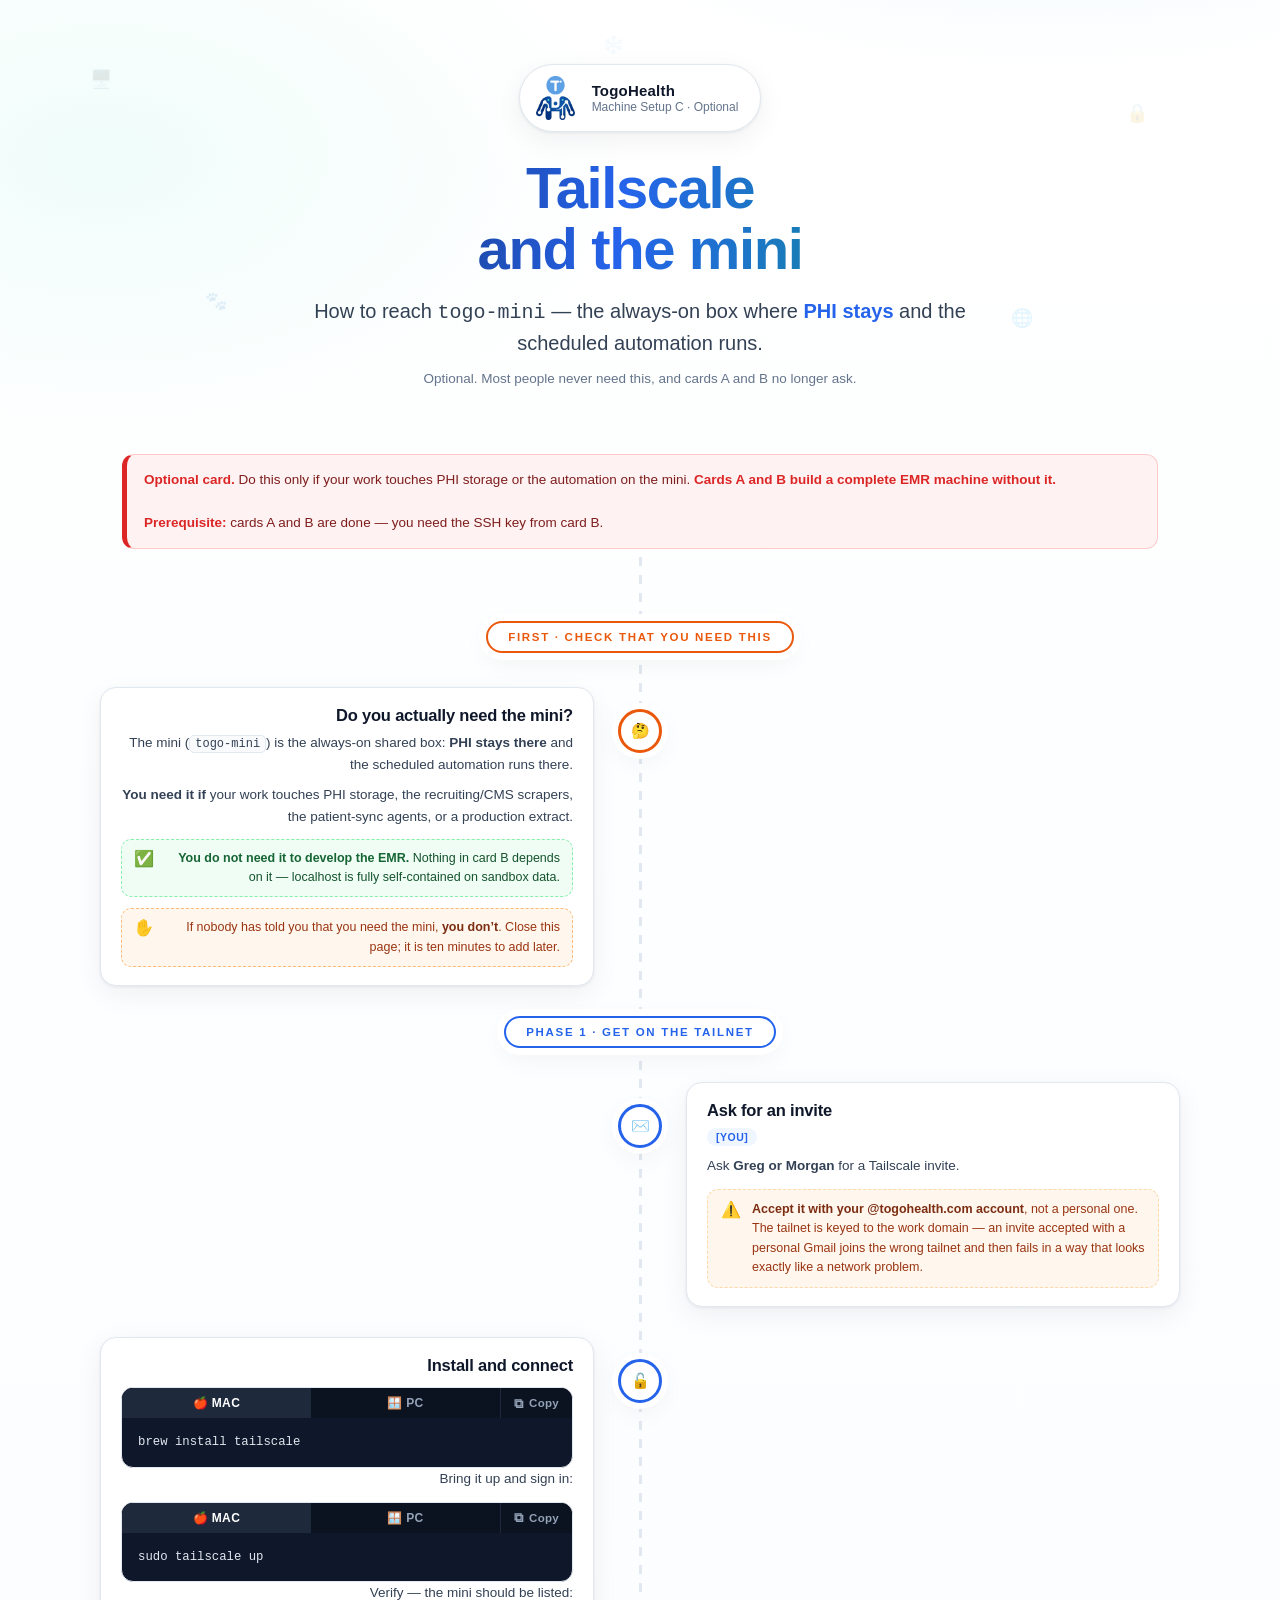
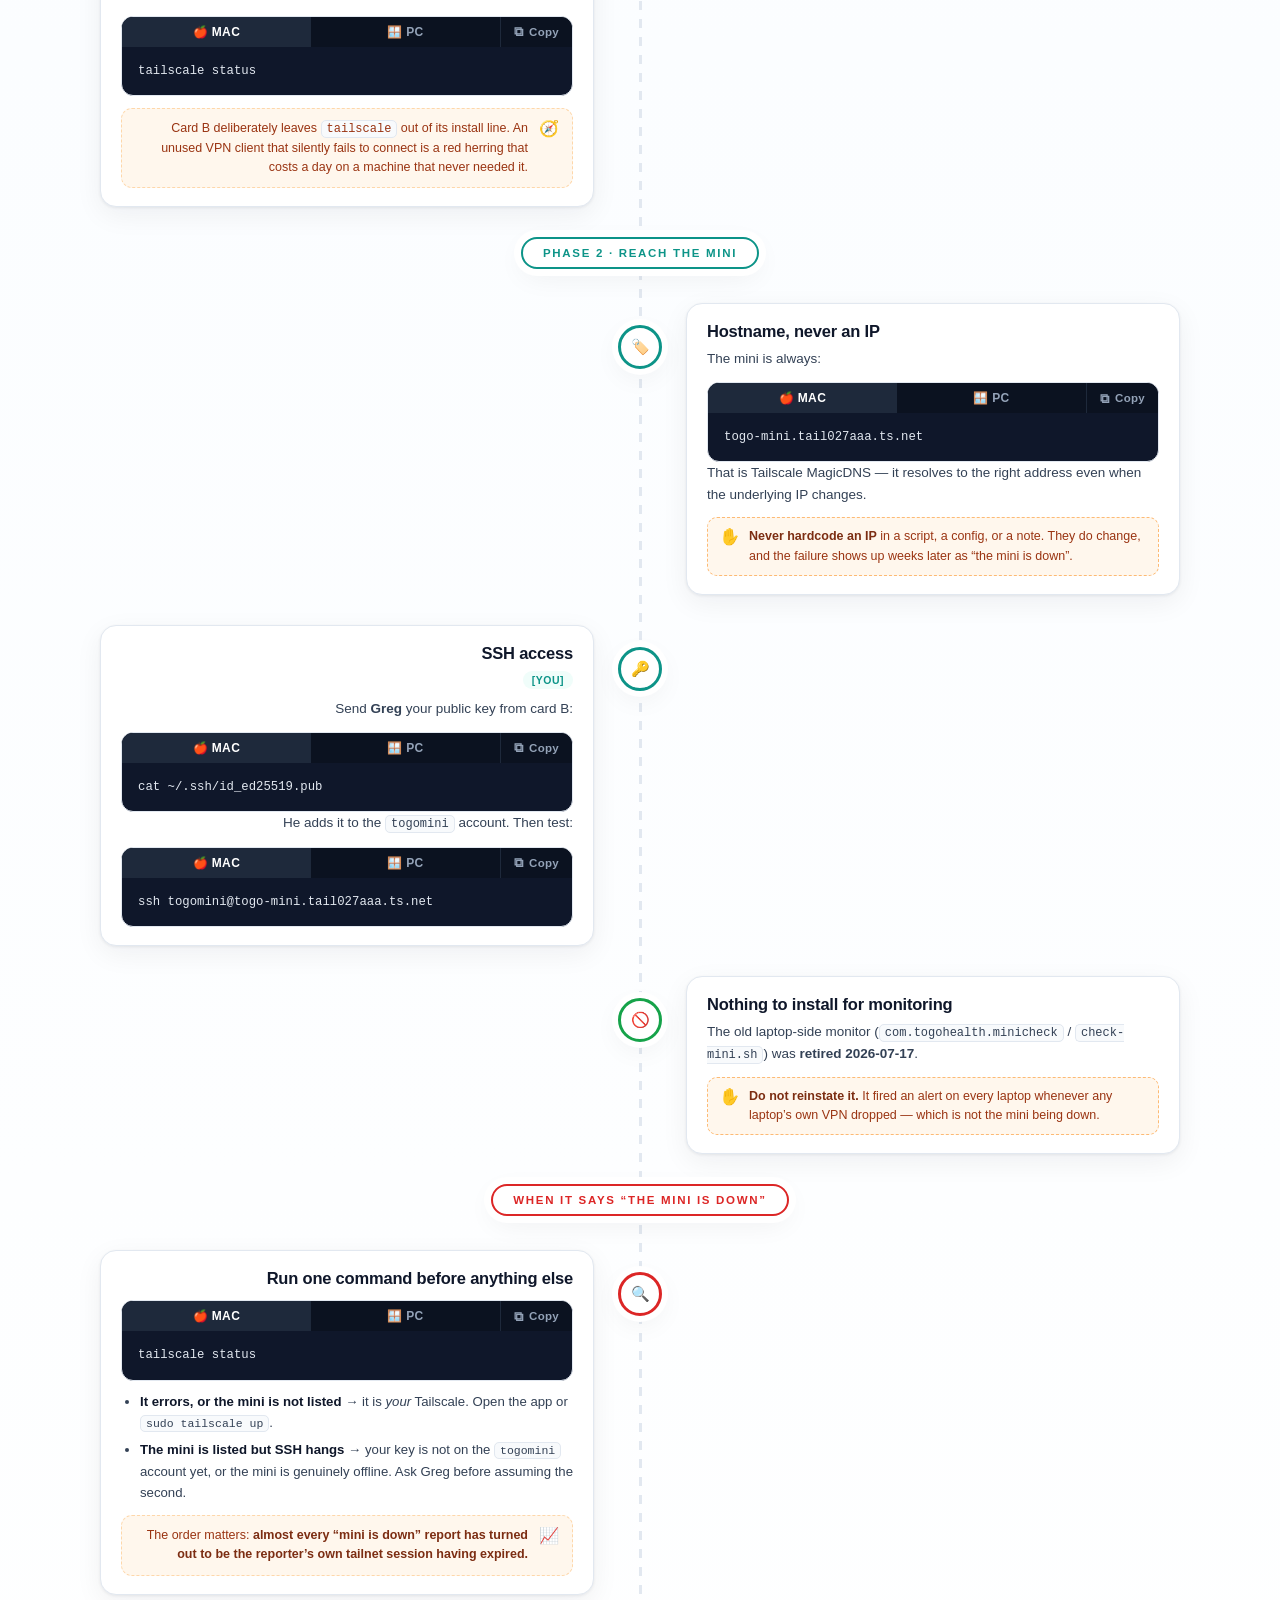
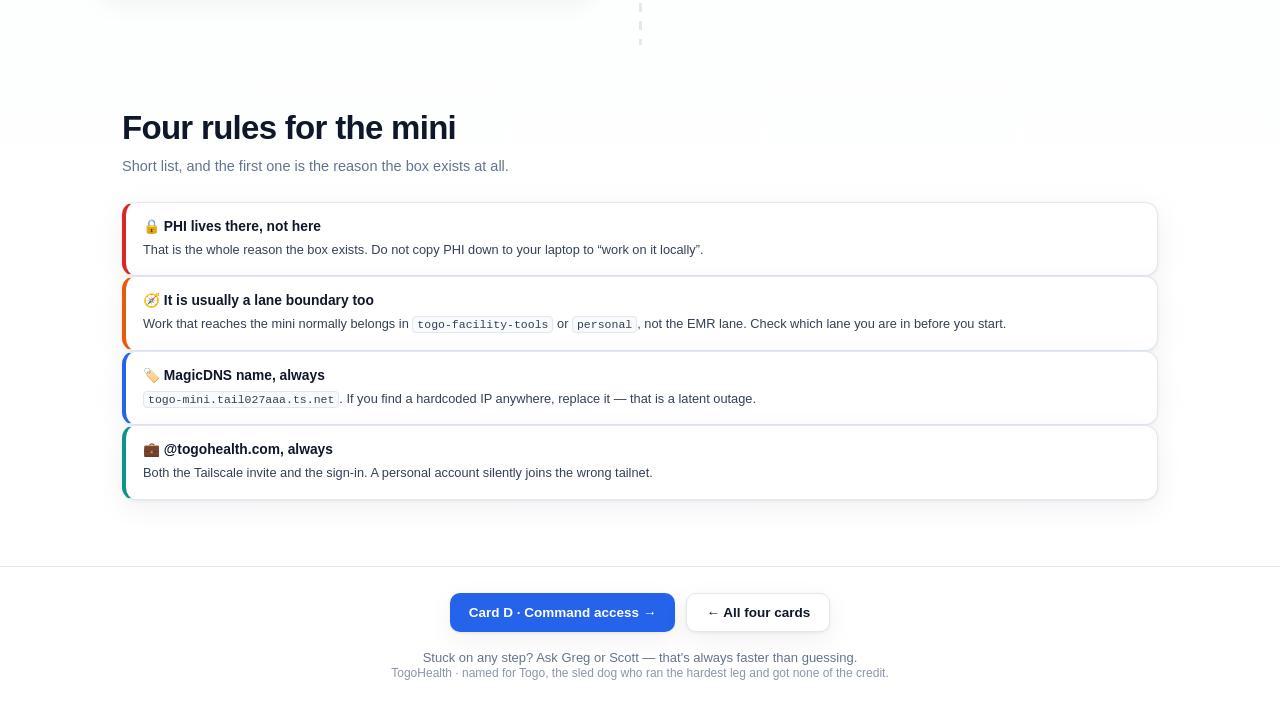
<file: setup-c.html>
<!DOCTYPE html>
<html lang="en">
<head>
<meta charset="utf-8">
<meta name="viewport" content="width=device-width,initial-scale=1">
<title>Setup C · Tailscale + the Mac mini — TogoHealth Dev Trail</title>
<link rel="icon" type="image/png" href="icons/togo-favicon.png">
<link rel="stylesheet" href="setup-guide.css">
</head>
<body>
<div id="bar"></div>

<header class="hero">
  <div class="paws">
    <div class="paw" style="left:7%;top:16%">🖥️</div><div class="paw" style="left:88%;top:24%;animation-delay:1.4s">🔒</div>
    <div class="paw" style="left:16%;top:68%;animation-delay:2.6s">🐾</div><div class="paw" style="left:79%;top:72%;animation-delay:.8s">🌐</div>
    <div class="paw" style="left:47%;top:8%;animation-delay:3.4s">❄️</div>
  </div>
  <div class="wrap">
    <div class="logo-badge">
      <img src="icons/togo-logo.png" alt="TogoHealth">
      <div style="text-align:left"><b>TogoHealth</b><span>Machine Setup C · Optional</span></div>
    </div>
    <h1>Tailscale<br>and the mini</h1>
    <p class="tagline">How to reach <code>togo-mini</code> — the always-on box where <b>PHI stays</b> and the scheduled automation runs.</p>
    <p class="subtle">Optional. Most people never need this, and cards A and B no longer ask.</p>
  </div>
</header>

<div class="wrap">
  <div class="warnbar"><b>Optional card.</b> Do this only if your work touches PHI storage or the automation on the mini. <b>Cards A and B build a complete EMR machine without it.</b><br><br><b>Prerequisite:</b> cards A and B are done — you need the SSH key from card B.</div>
</div>

<div class="wrap trail" id="trail">
  <div class="trail-fill" id="fill"></div>
  <div class="phase" style="--c:var(--orange)"><span>First · Check that you need this</span></div>
  <div class="step left" style="--c:var(--orange);--bg:var(--orange-bg)">
    <div class="node">🤔</div>
    <div class="card">
      <h3>Do you actually need the mini?</h3>
      <p>The mini (<code>togo-mini</code>) is the always-on shared box: <b>PHI stays there</b> and the scheduled automation runs there.</p>
      <p><b>You need it if</b> your work touches PHI storage, the recruiting/CMS scrapers, the patient-sync agents, or a production extract.</p>
      <div class="checkline"><span class="ic">✅</span><div><b>You do not need it to develop the EMR.</b> Nothing in card B depends on it — localhost is fully self-contained on sandbox data.</div></div>
      <div class="stopline"><span class="ic">✋</span><div>If nobody has told you that you need the mini, <b>you don’t</b>. Close this page; it is ten minutes to add later.</div></div>
    </div>
  </div>
  <div class="phase" style="--c:var(--blue)"><span>Phase 1 · Get on the tailnet</span></div>
  <div class="step right" style="--c:var(--blue);--bg:var(--blue-bg)">
    <div class="node">✉️</div>
    <div class="card">
      <h3>Ask for an invite</h3>
      <span class="who" style="background:var(--blue-bg);color:var(--blue)">[YOU]</span>
      <p>Ask <b>Greg or Morgan</b> for a Tailscale invite.</p>
      <div class="optcall"><span class="ic">⚠️</span><div><b>Accept it with your @togohealth.com account</b>, not a personal one. The tailnet is keyed to the work domain — an invite accepted with a personal Gmail joins the wrong tailnet and then fails in a way that looks exactly like a network problem.</div></div>
    </div>
  </div>
  <div class="step left" style="--c:var(--blue);--bg:var(--blue-bg)">
    <div class="node">🔓</div>
    <div class="card">
      <h3>Install and connect</h3>
      <div class="oscode"><div class="tabs"><button class="tab active" data-os="mac">🍎 Mac</button><button class="tab" data-os="pc">🪟 PC</button><button class="copy" type="button" title="Copy this command"><span class="sq">&#10697;</span> Copy</button></div>
      <pre class="os-mac show">brew install tailscale</pre>
      <pre class="os-pc">brew install tailscale</pre></div>
      <p>Bring it up and sign in:</p>
      <div class="oscode"><div class="tabs"><button class="tab active" data-os="mac">🍎 Mac</button><button class="tab" data-os="pc">🪟 PC</button><button class="copy" type="button" title="Copy this command"><span class="sq">&#10697;</span> Copy</button></div>
      <pre class="os-mac show">sudo tailscale up</pre>
      <pre class="os-pc">sudo tailscale up</pre></div>
      <p>Verify — the mini should be listed:</p>
      <div class="oscode"><div class="tabs"><button class="tab active" data-os="mac">🍎 Mac</button><button class="tab" data-os="pc">🪟 PC</button><button class="copy" type="button" title="Copy this command"><span class="sq">&#10697;</span> Copy</button></div>
      <pre class="os-mac show">tailscale status</pre>
      <pre class="os-pc">tailscale status</pre></div>
      <div class="optcall"><span class="ic">🧭</span><div>Card B deliberately leaves <code>tailscale</code> out of its install line. An unused VPN client that silently fails to connect is a red herring that costs a day on a machine that never needed it.</div></div>
    </div>
  </div>
  <div class="phase" style="--c:var(--teal)"><span>Phase 2 · Reach the mini</span></div>
  <div class="step right" style="--c:var(--teal);--bg:var(--teal-bg)">
    <div class="node">🏷️</div>
    <div class="card">
      <h3>Hostname, never an IP</h3>
      <p>The mini is always:</p>
      <div class="oscode"><div class="tabs"><button class="tab active" data-os="mac">🍎 Mac</button><button class="tab" data-os="pc">🪟 PC</button><button class="copy" type="button" title="Copy this command"><span class="sq">&#10697;</span> Copy</button></div>
      <pre class="os-mac show">togo-mini.tail027aaa.ts.net</pre>
      <pre class="os-pc">togo-mini.tail027aaa.ts.net</pre></div>
      <p>That is Tailscale MagicDNS — it resolves to the right address even when the underlying IP changes.</p>
      <div class="stopline"><span class="ic">✋</span><div><b>Never hardcode an IP</b> in a script, a config, or a note. They do change, and the failure shows up weeks later as “the mini is down”.</div></div>
    </div>
  </div>
  <div class="step left" style="--c:var(--teal);--bg:var(--teal-bg)">
    <div class="node">🔑</div>
    <div class="card">
      <h3>SSH access</h3>
      <span class="who" style="background:var(--teal-bg);color:var(--teal)">[YOU]</span>
      <p>Send <b>Greg</b> your public key from card B:</p>
      <div class="oscode"><div class="tabs"><button class="tab active" data-os="mac">🍎 Mac</button><button class="tab" data-os="pc">🪟 PC</button><button class="copy" type="button" title="Copy this command"><span class="sq">&#10697;</span> Copy</button></div>
      <pre class="os-mac show">cat ~/.ssh/id_ed25519.pub</pre>
      <pre class="os-pc">cat ~/.ssh/id_ed25519.pub</pre></div>
      <p>He adds it to the <code>togomini</code> account. Then test:</p>
      <div class="oscode"><div class="tabs"><button class="tab active" data-os="mac">🍎 Mac</button><button class="tab" data-os="pc">🪟 PC</button><button class="copy" type="button" title="Copy this command"><span class="sq">&#10697;</span> Copy</button></div>
      <pre class="os-mac show">ssh togomini@togo-mini.tail027aaa.ts.net</pre>
      <pre class="os-pc">ssh togomini@togo-mini.tail027aaa.ts.net</pre></div>
    </div>
  </div>
  <div class="step right" style="--c:var(--green);--bg:var(--green-bg)">
    <div class="node">🚫</div>
    <div class="card">
      <h3>Nothing to install for monitoring</h3>
      <p>The old laptop-side monitor (<code>com.togohealth.minicheck</code> / <code>check-mini.sh</code>) was <b>retired 2026-07-17</b>.</p>
      <div class="stopline"><span class="ic">✋</span><div><b>Do not reinstate it.</b> It fired an alert on every laptop whenever any laptop’s own VPN dropped — which is not the mini being down.</div></div>
    </div>
  </div>
  <div class="phase" style="--c:var(--red)"><span>When it says “the mini is down”</span></div>
  <div class="step left" style="--c:var(--red);--bg:var(--red-bg)">
    <div class="node">🔍</div>
    <div class="card">
      <h3>Run one command before anything else</h3>
      <div class="oscode"><div class="tabs"><button class="tab active" data-os="mac">🍎 Mac</button><button class="tab" data-os="pc">🪟 PC</button><button class="copy" type="button" title="Copy this command"><span class="sq">&#10697;</span> Copy</button></div>
      <pre class="os-mac show">tailscale status</pre>
      <pre class="os-pc">tailscale status</pre></div>
      <ul><li><b>It errors, or the mini is not listed</b> → it is <i>your</i> Tailscale. Open the app or <code>sudo tailscale up</code>.</li><li><b>The mini is listed but SSH hangs</b> → your key is not on the <code>togomini</code> account yet, or the mini is genuinely offline. Ask Greg before assuming the second.</li></ul>
      <div class="optcall"><span class="ic">📈</span><div>The order matters: <b>almost every “mini is down” report has turned out to be the reporter’s own tailnet session having expired.</b></div></div>
    </div>
  </div>

</div>

<div class="wrap">
  <div class="rules">
    <h2>Four rules for the mini</h2>
    <p class="lead">Short list, and the first one is the reason the box exists at all.</p>
    <div class="rule" style="--c:var(--red)">
      <h4>🔒 PHI lives there, not here</h4>
      <p>That is the whole reason the box exists. Do not copy PHI down to your laptop to “work on it locally”.</p>
    </div>
    <div class="rule" style="--c:var(--orange)">
      <h4>🧭 It is usually a lane boundary too</h4>
      <p>Work that reaches the mini normally belongs in <code>togo-facility-tools</code> or <code>personal</code>, not the EMR lane. Check which lane you are in before you start.</p>
    </div>
    <div class="rule" style="--c:var(--blue)">
      <h4>🏷️ MagicDNS name, always</h4>
      <p><code>togo-mini.tail027aaa.ts.net</code>. If you find a hardcoded IP anywhere, replace it — that is a latent outage.</p>
    </div>
    <div class="rule" style="--c:var(--teal)">
      <h4>💼 @togohealth.com, always</h4>
      <p>Both the Tailscale invite and the sign-in. A personal account silently joins the wrong tailnet.</p>
    </div>

  </div>
</div>

<footer>
  <div class="wrap">
    <div class="btns">
      <a class="btn" href="setup-d.html">Card D · Command access →</a>
      <a class="btn ghost" href="new-hire-setup.html">← All four cards</a>

    </div>
    <p>Stuck on any step? Ask Greg or Scott — that's always faster than guessing.<br>
    <span style="font-size:12px;opacity:.75">TogoHealth · named for Togo, the sled dog who ran the hardest leg and got none of the credit.</span></p>
  </div>
</footer>

<script src="setup-guide.js"></script>
</body>
</html>
</file>
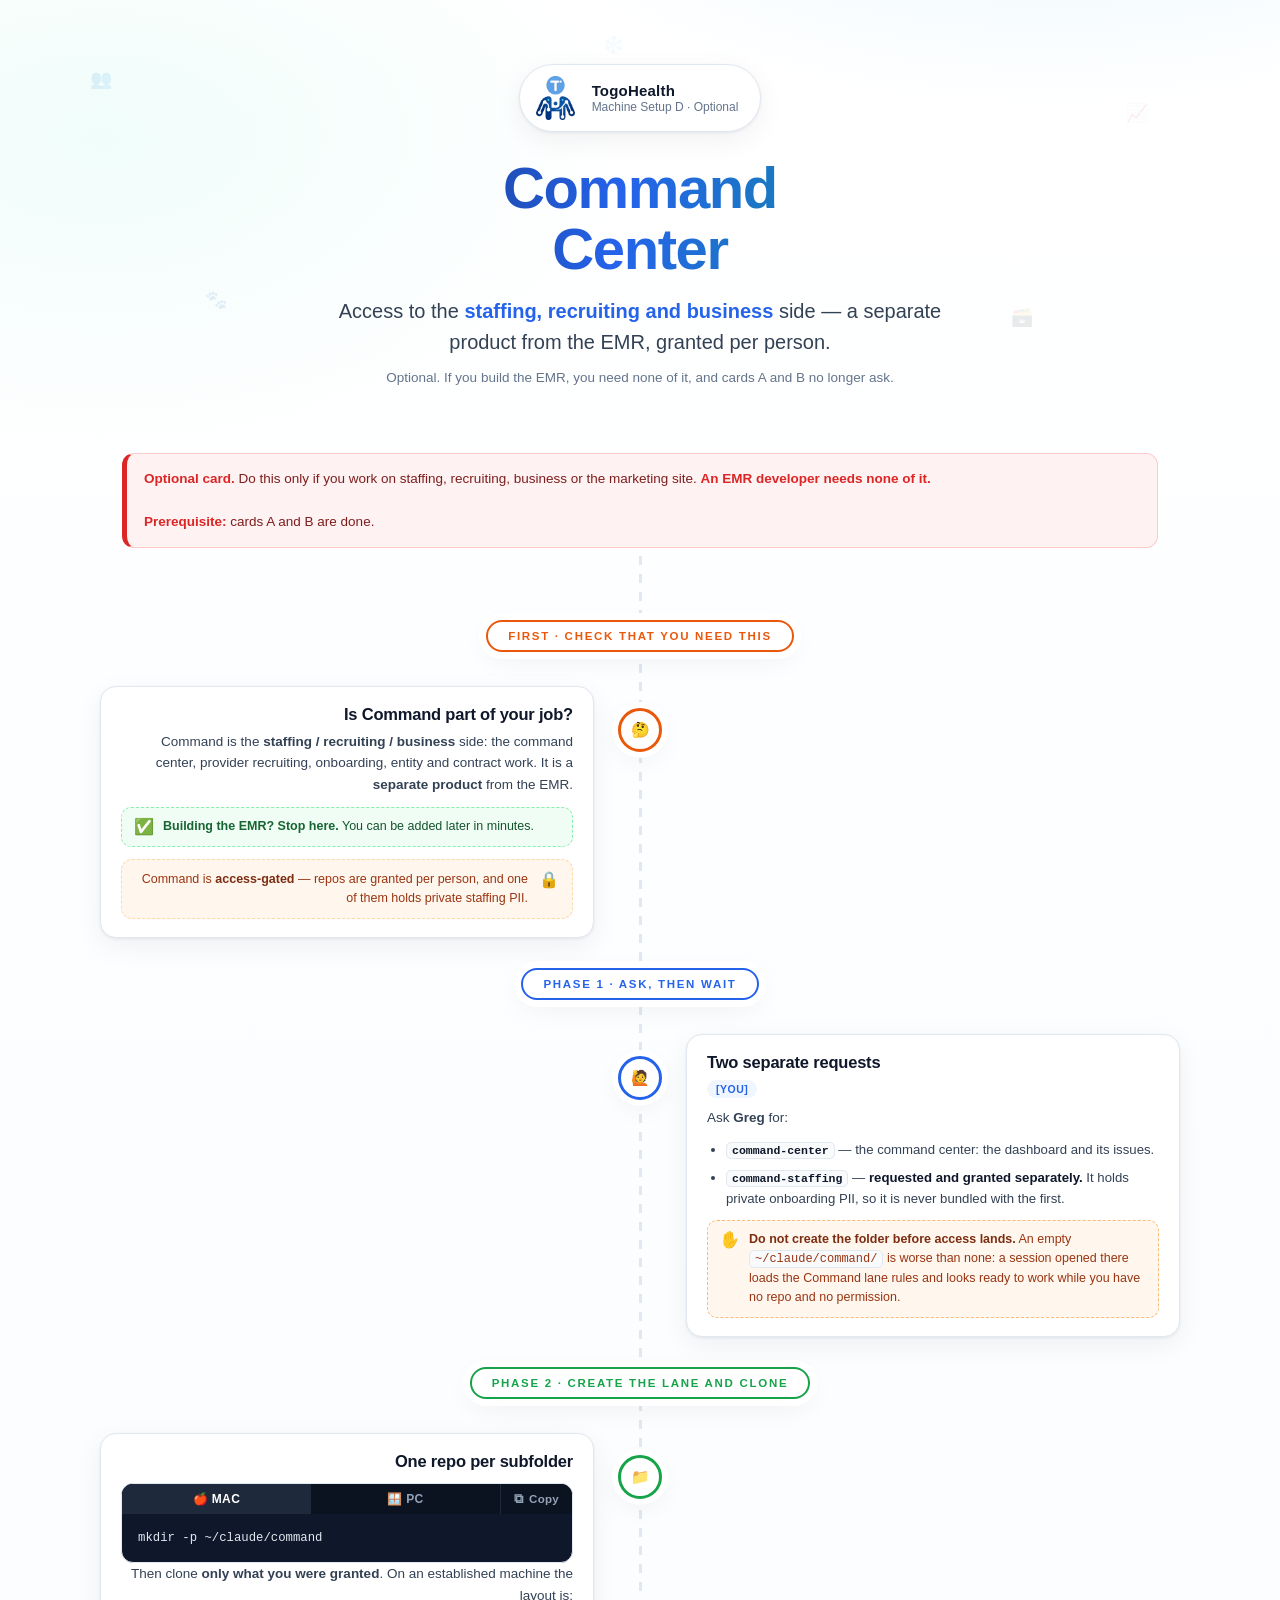
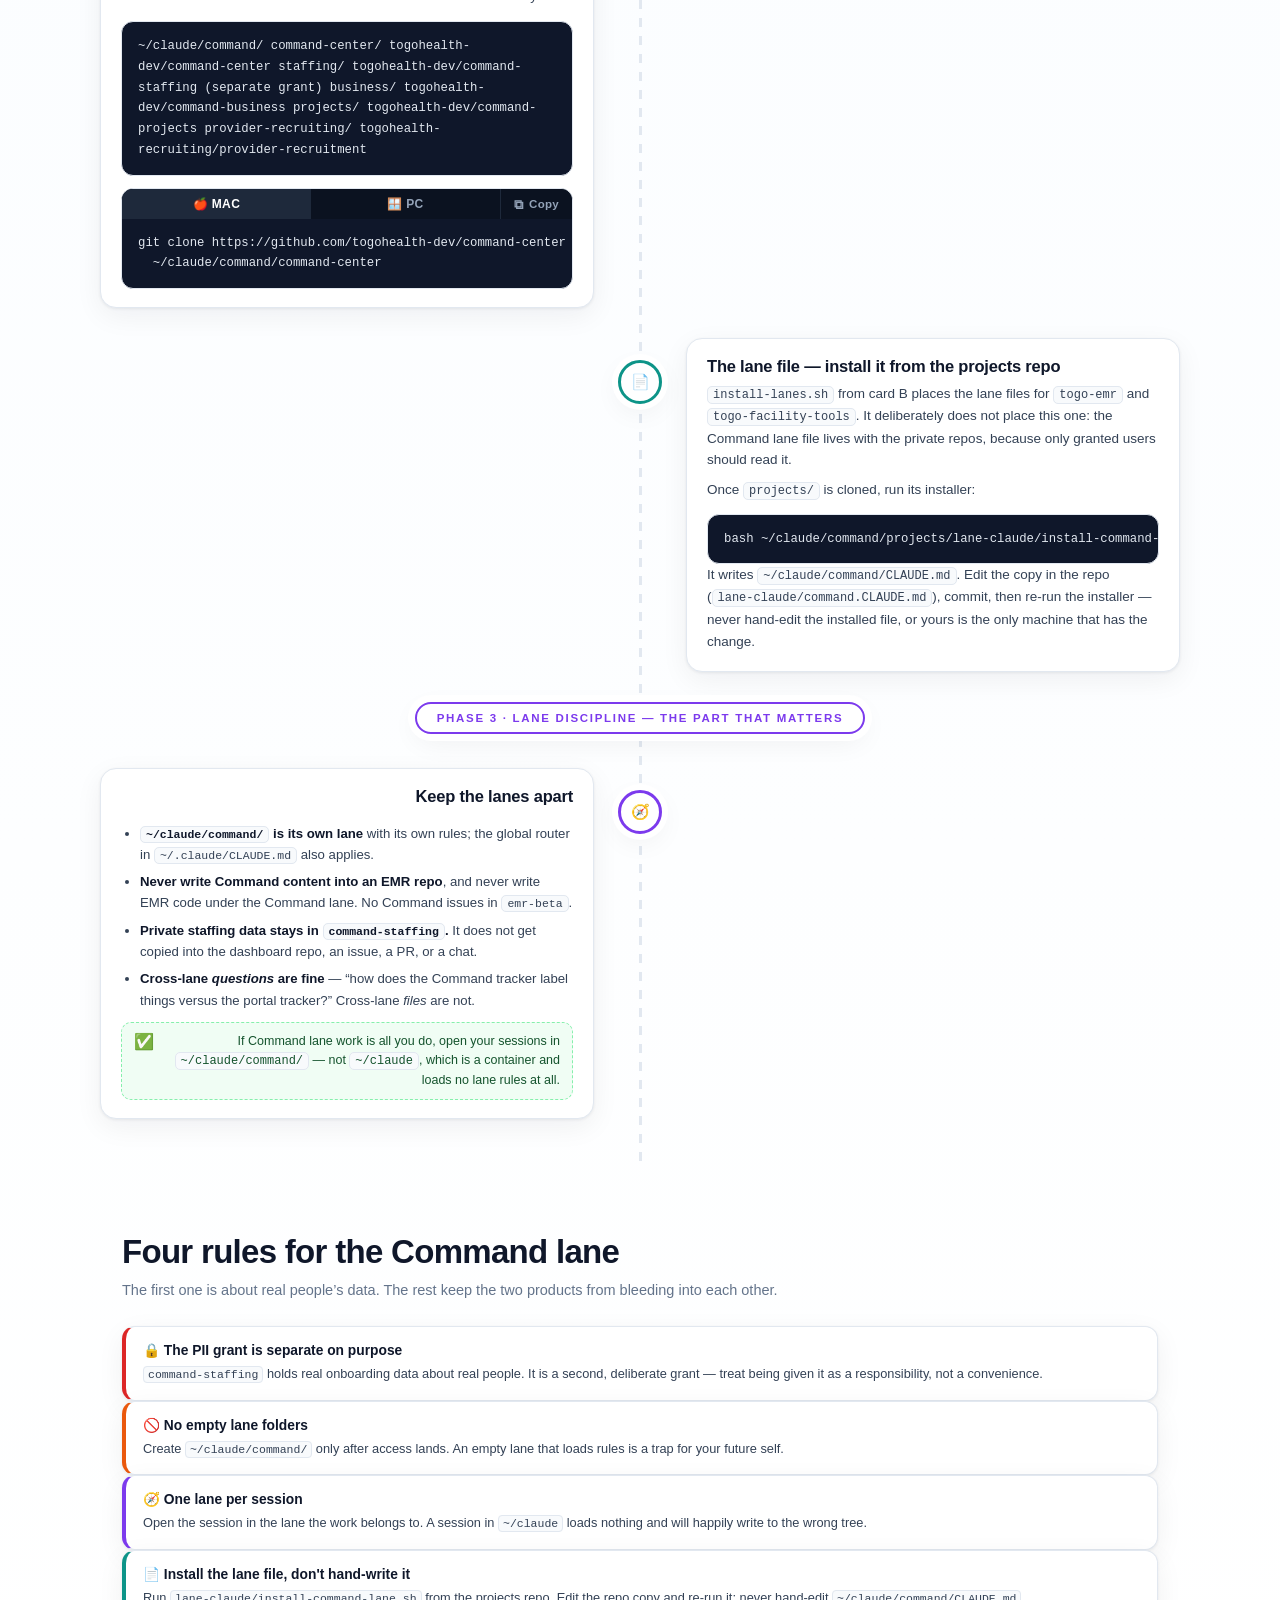
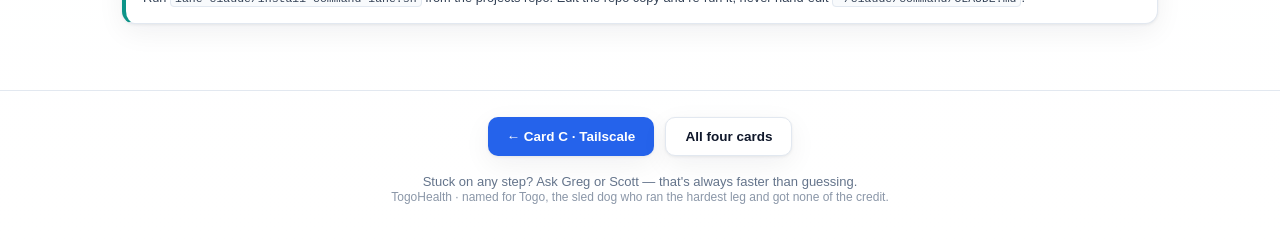
<file: setup-d.html>
<!DOCTYPE html>
<html lang="en">
<head>
<meta charset="utf-8">
<meta name="viewport" content="width=device-width,initial-scale=1">
<title>Setup D · Command Center — TogoHealth Dev Trail</title>
<link rel="icon" type="image/png" href="icons/togo-favicon.png">
<link rel="stylesheet" href="setup-guide.css">
</head>
<body>
<div id="bar"></div>

<header class="hero">
  <div class="paws">
    <div class="paw" style="left:7%;top:16%">👥</div><div class="paw" style="left:88%;top:24%;animation-delay:1.4s">📈</div>
    <div class="paw" style="left:16%;top:68%;animation-delay:2.6s">🐾</div><div class="paw" style="left:79%;top:72%;animation-delay:.8s">🗃️</div>
    <div class="paw" style="left:47%;top:8%;animation-delay:3.4s">❄️</div>
  </div>
  <div class="wrap">
    <div class="logo-badge">
      <img src="icons/togo-logo.png" alt="TogoHealth">
      <div style="text-align:left"><b>TogoHealth</b><span>Machine Setup D · Optional</span></div>
    </div>
    <h1>Command<br>Center</h1>
    <p class="tagline">Access to the <b>staffing, recruiting and business</b> side — a separate product from the EMR, granted per person.</p>
    <p class="subtle">Optional. If you build the EMR, you need none of it, and cards A and B no longer ask.</p>
  </div>
</header>

<div class="wrap">
  <div class="warnbar"><b>Optional card.</b> Do this only if you work on staffing, recruiting, business or the marketing site. <b>An EMR developer needs none of it.</b><br><br><b>Prerequisite:</b> cards A and B are done.</div>
</div>

<div class="wrap trail" id="trail">
  <div class="trail-fill" id="fill"></div>
  <div class="phase" style="--c:var(--orange)"><span>First · Check that you need this</span></div>
  <div class="step left" style="--c:var(--orange);--bg:var(--orange-bg)">
    <div class="node">🤔</div>
    <div class="card">
      <h3>Is Command part of your job?</h3>
      <p>Command is the <b>staffing / recruiting / business</b> side: the command center, provider recruiting, onboarding, entity and contract work. It is a <b>separate product</b> from the EMR.</p>
      <div class="checkline"><span class="ic">✅</span><div><b>Building the EMR? Stop here.</b> You can be added later in minutes.</div></div>
      <div class="optcall"><span class="ic">🔒</span><div>Command is <b>access-gated</b> — repos are granted per person, and one of them holds private staffing PII.</div></div>
    </div>
  </div>
  <div class="phase" style="--c:var(--blue)"><span>Phase 1 · Ask, then wait</span></div>
  <div class="step right" style="--c:var(--blue);--bg:var(--blue-bg)">
    <div class="node">🙋</div>
    <div class="card">
      <h3>Two separate requests</h3>
      <span class="who" style="background:var(--blue-bg);color:var(--blue)">[YOU]</span>
      <p>Ask <b>Greg</b> for:</p>
      <ul><li><b><code>command-center</code></b> — the command center: the dashboard and its issues.</li><li><b><code>command-staffing</code></b> — <b>requested and granted separately.</b> It holds private onboarding PII, so it is never bundled with the first.</li></ul>
      <div class="stopline"><span class="ic">✋</span><div><b>Do not create the folder before access lands.</b> An empty <code>~/claude/command/</code> is worse than none: a session opened there loads the Command lane rules and looks ready to work while you have no repo and no permission.</div></div>
    </div>
  </div>
  <div class="phase" style="--c:var(--green)"><span>Phase 2 · Create the lane and clone</span></div>
  <div class="step left" style="--c:var(--green);--bg:var(--green-bg)">
    <div class="node">📁</div>
    <div class="card">
      <h3>One repo per subfolder</h3>
      <div class="oscode"><div class="tabs"><button class="tab active" data-os="mac">🍎 Mac</button><button class="tab" data-os="pc">🪟 PC</button><button class="copy" type="button" title="Copy this command"><span class="sq">&#10697;</span> Copy</button></div>
      <pre class="os-mac show">mkdir -p ~/claude/command</pre>
      <pre class="os-pc">mkdir -p ~/claude/command</pre></div>
      <p>Then clone <b>only what you were granted</b>. On an established machine the layout is:</p>
      <div class="tree">~/claude/command/
  command-center/        togohealth-dev/command-center
  staffing/              togohealth-dev/command-staffing   (separate grant)
  business/              togohealth-dev/command-business
  projects/              togohealth-dev/command-projects
  provider-recruiting/   togohealth-recruiting/provider-recruitment</div>
      <div class="oscode"><div class="tabs"><button class="tab active" data-os="mac">🍎 Mac</button><button class="tab" data-os="pc">🪟 PC</button><button class="copy" type="button" title="Copy this command"><span class="sq">&#10697;</span> Copy</button></div>
      <pre class="os-mac show">git clone https://github.com/togohealth-dev/command-center \
  ~/claude/command/command-center</pre>
      <pre class="os-pc">git clone https://github.com/togohealth-dev/command-center \
  ~/claude/command/command-center</pre></div>
    </div>
  </div>
  <div class="step right" style="--c:var(--teal);--bg:var(--teal-bg)">
    <div class="node">📄</div>
    <div class="card">
      <h3>The lane file — install it from the projects repo</h3>
      <p><code>install-lanes.sh</code> from card B places the lane files for <code>togo-emr</code> and <code>togo-facility-tools</code>. It deliberately does not place this one: the Command lane file lives with the private repos, because only granted users should read it.</p>
      <p>Once <code>projects/</code> is cloned, run its installer:</p>
      <div class="oscode"><pre class="os-mac show">bash ~/claude/command/projects/lane-claude/install-command-lane.sh</pre>
      <pre class="os-pc">bash ~/claude/command/projects/lane-claude/install-command-lane.sh</pre></div>
      <p>It writes <code>~/claude/command/CLAUDE.md</code>. Edit the copy in the repo (<code>lane-claude/command.CLAUDE.md</code>), commit, then re-run the installer — never hand-edit the installed file, or yours is the only machine that has the change.</p>
    </div>
  </div>
  <div class="phase" style="--c:var(--purple)"><span>Phase 3 · Lane discipline — the part that matters</span></div>
  <div class="step left" style="--c:var(--purple);--bg:var(--purple-bg)">
    <div class="node">🧭</div>
    <div class="card">
      <h3>Keep the lanes apart</h3>
      <ul><li><b><code>~/claude/command/</code> is its own lane</b> with its own rules; the global router in <code>~/.claude/CLAUDE.md</code> also applies.</li><li><b>Never write Command content into an EMR repo</b>, and never write EMR code under the Command lane. No Command issues in <code>emr-beta</code>.</li><li><b>Private staffing data stays in <code>command-staffing</code>.</b> It does not get copied into the dashboard repo, an issue, a PR, or a chat.</li><li><b>Cross-lane <i>questions</i> are fine</b> — “how does the Command tracker label things versus the portal tracker?” Cross-lane <i>files</i> are not.</li></ul>
      <div class="checkline"><span class="ic">✅</span><div>If Command lane work is all you do, open your sessions in <code>~/claude/command/</code> — not <code>~/claude</code>, which is a container and loads no lane rules at all.</div></div>
    </div>
  </div>

</div>

<div class="wrap">
  <div class="rules">
    <h2>Four rules for the Command lane</h2>
    <p class="lead">The first one is about real people’s data. The rest keep the two products from bleeding into each other.</p>
    <div class="rule" style="--c:var(--red)">
      <h4>🔒 The PII grant is separate on purpose</h4>
      <p><code>command-staffing</code> holds real onboarding data about real people. It is a second, deliberate grant — treat being given it as a responsibility, not a convenience.</p>
    </div>
    <div class="rule" style="--c:var(--orange)">
      <h4>🚫 No empty lane folders</h4>
      <p>Create <code>~/claude/command/</code> only after access lands. An empty lane that loads rules is a trap for your future self.</p>
    </div>
    <div class="rule" style="--c:var(--purple)">
      <h4>🧭 One lane per session</h4>
      <p>Open the session in the lane the work belongs to. A session in <code>~/claude</code> loads nothing and will happily write to the wrong tree.</p>
    </div>
    <div class="rule" style="--c:var(--teal)">
      <h4>📄 Install the lane file, don't hand-write it</h4>
      <p>Run <code>lane-claude/install-command-lane.sh</code> from the projects repo. Edit the repo copy and re-run it; never hand-edit <code>~/claude/command/CLAUDE.md</code>.</p>
    </div>

  </div>
</div>

<footer>
  <div class="wrap">
    <div class="btns">
      <a class="btn" href="setup-c.html">← Card C · Tailscale</a>
      <a class="btn ghost" href="new-hire-setup.html">All four cards</a>

    </div>
    <p>Stuck on any step? Ask Greg or Scott — that's always faster than guessing.<br>
    <span style="font-size:12px;opacity:.75">TogoHealth · named for Togo, the sled dog who ran the hardest leg and got none of the credit.</span></p>
  </div>
</footer>

<script src="setup-guide.js"></script>
</body>
</html>
</file>
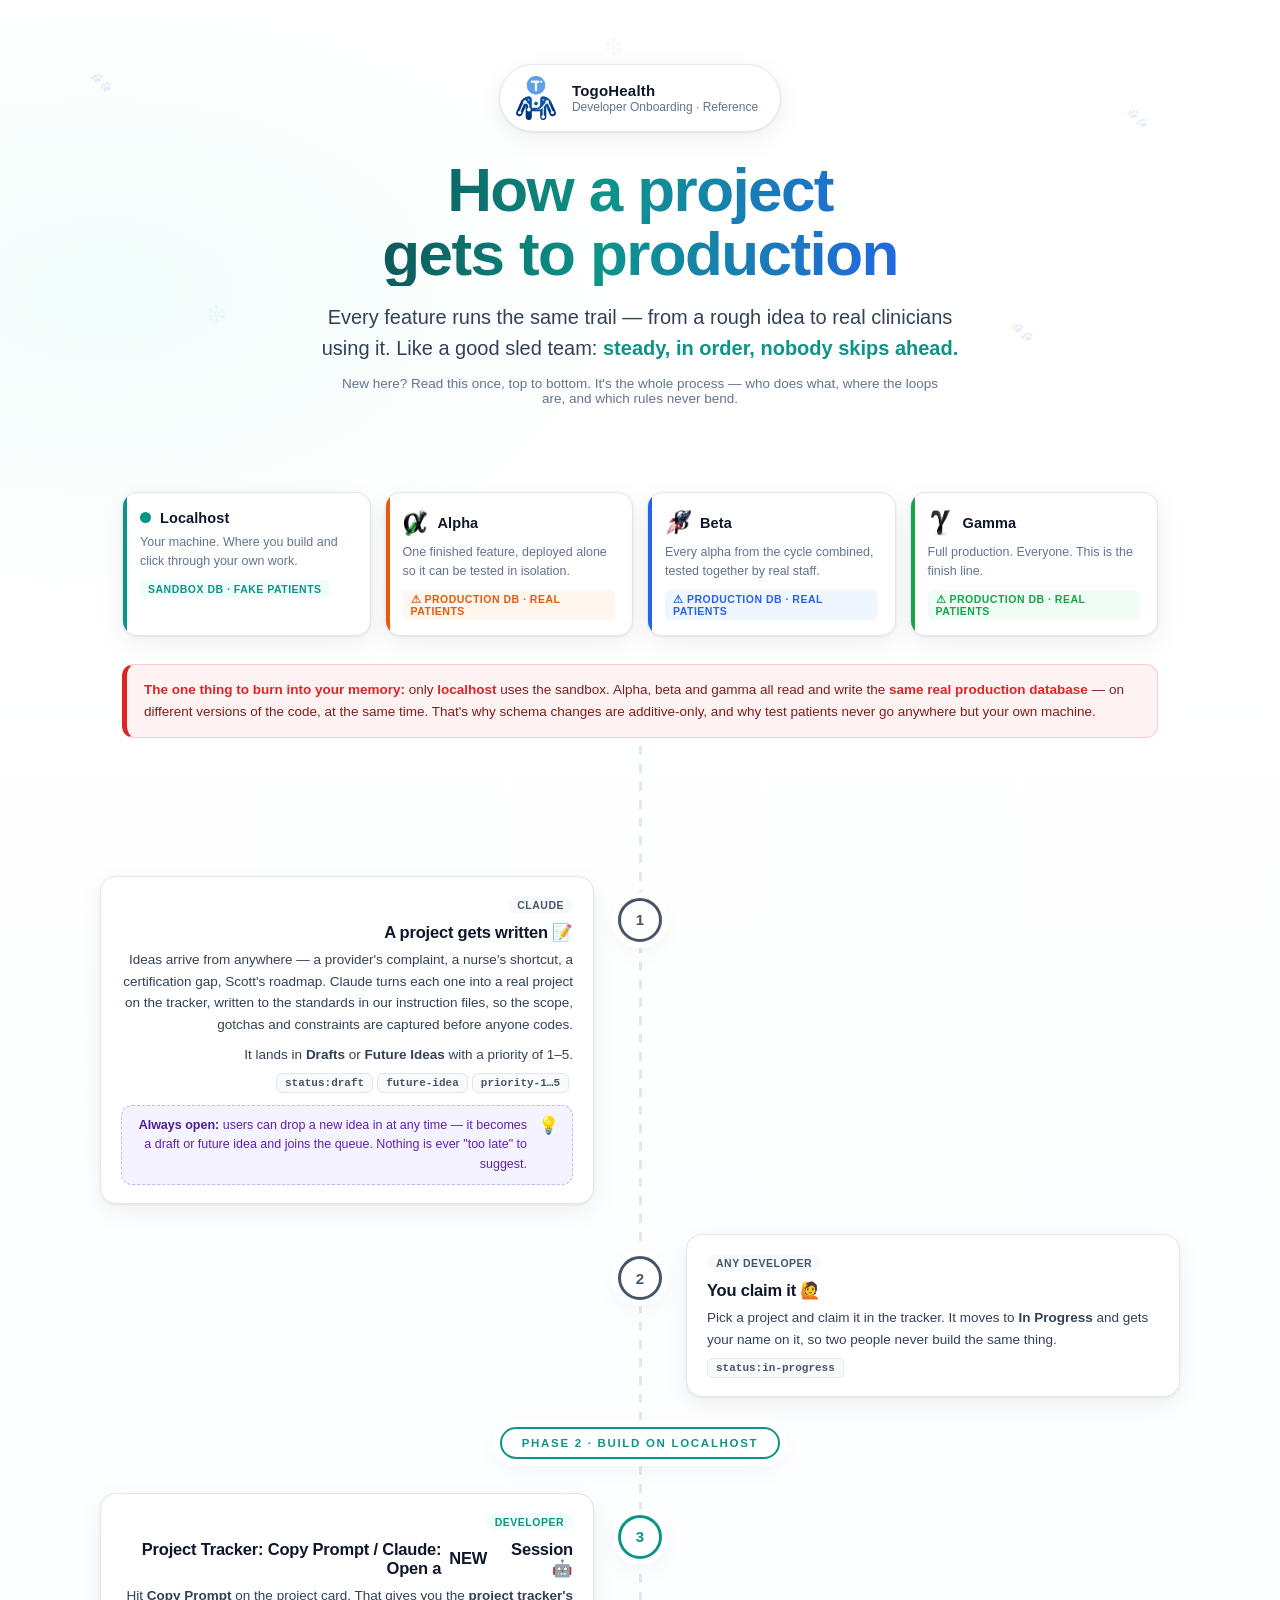
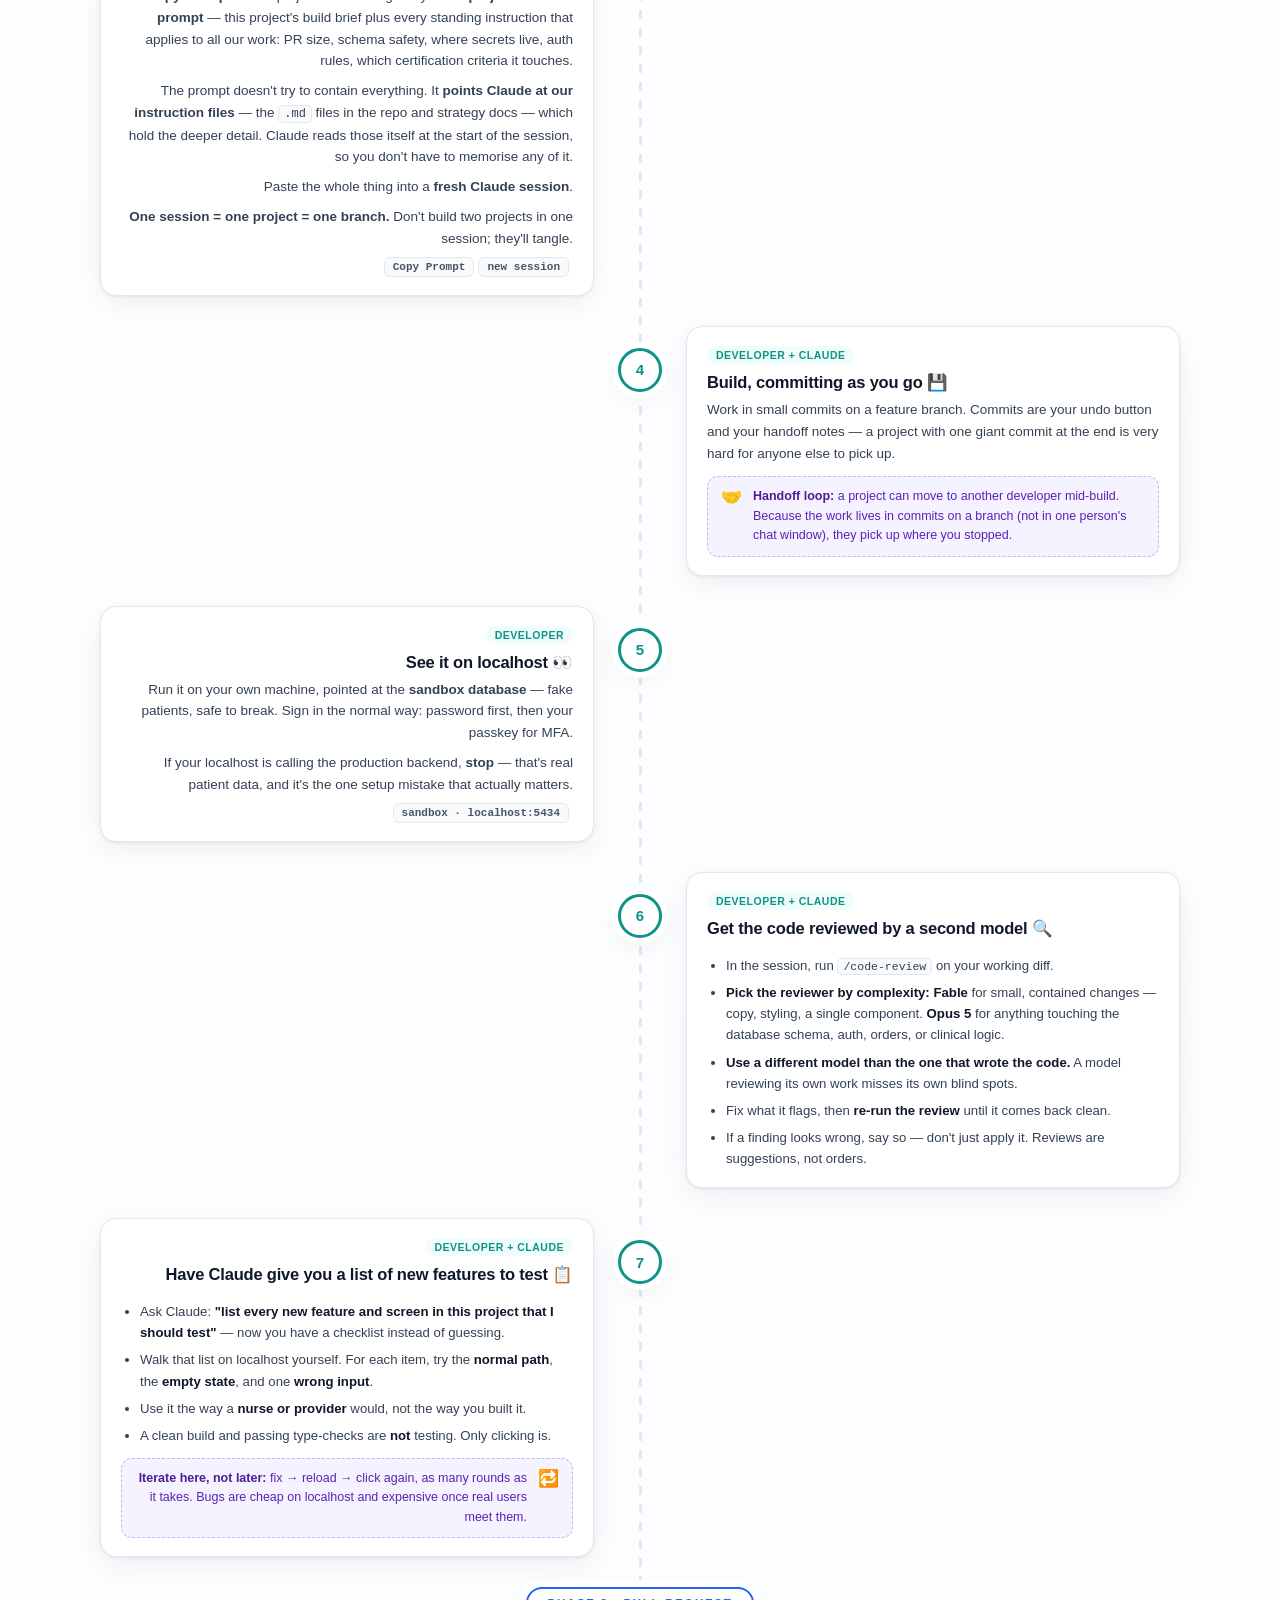
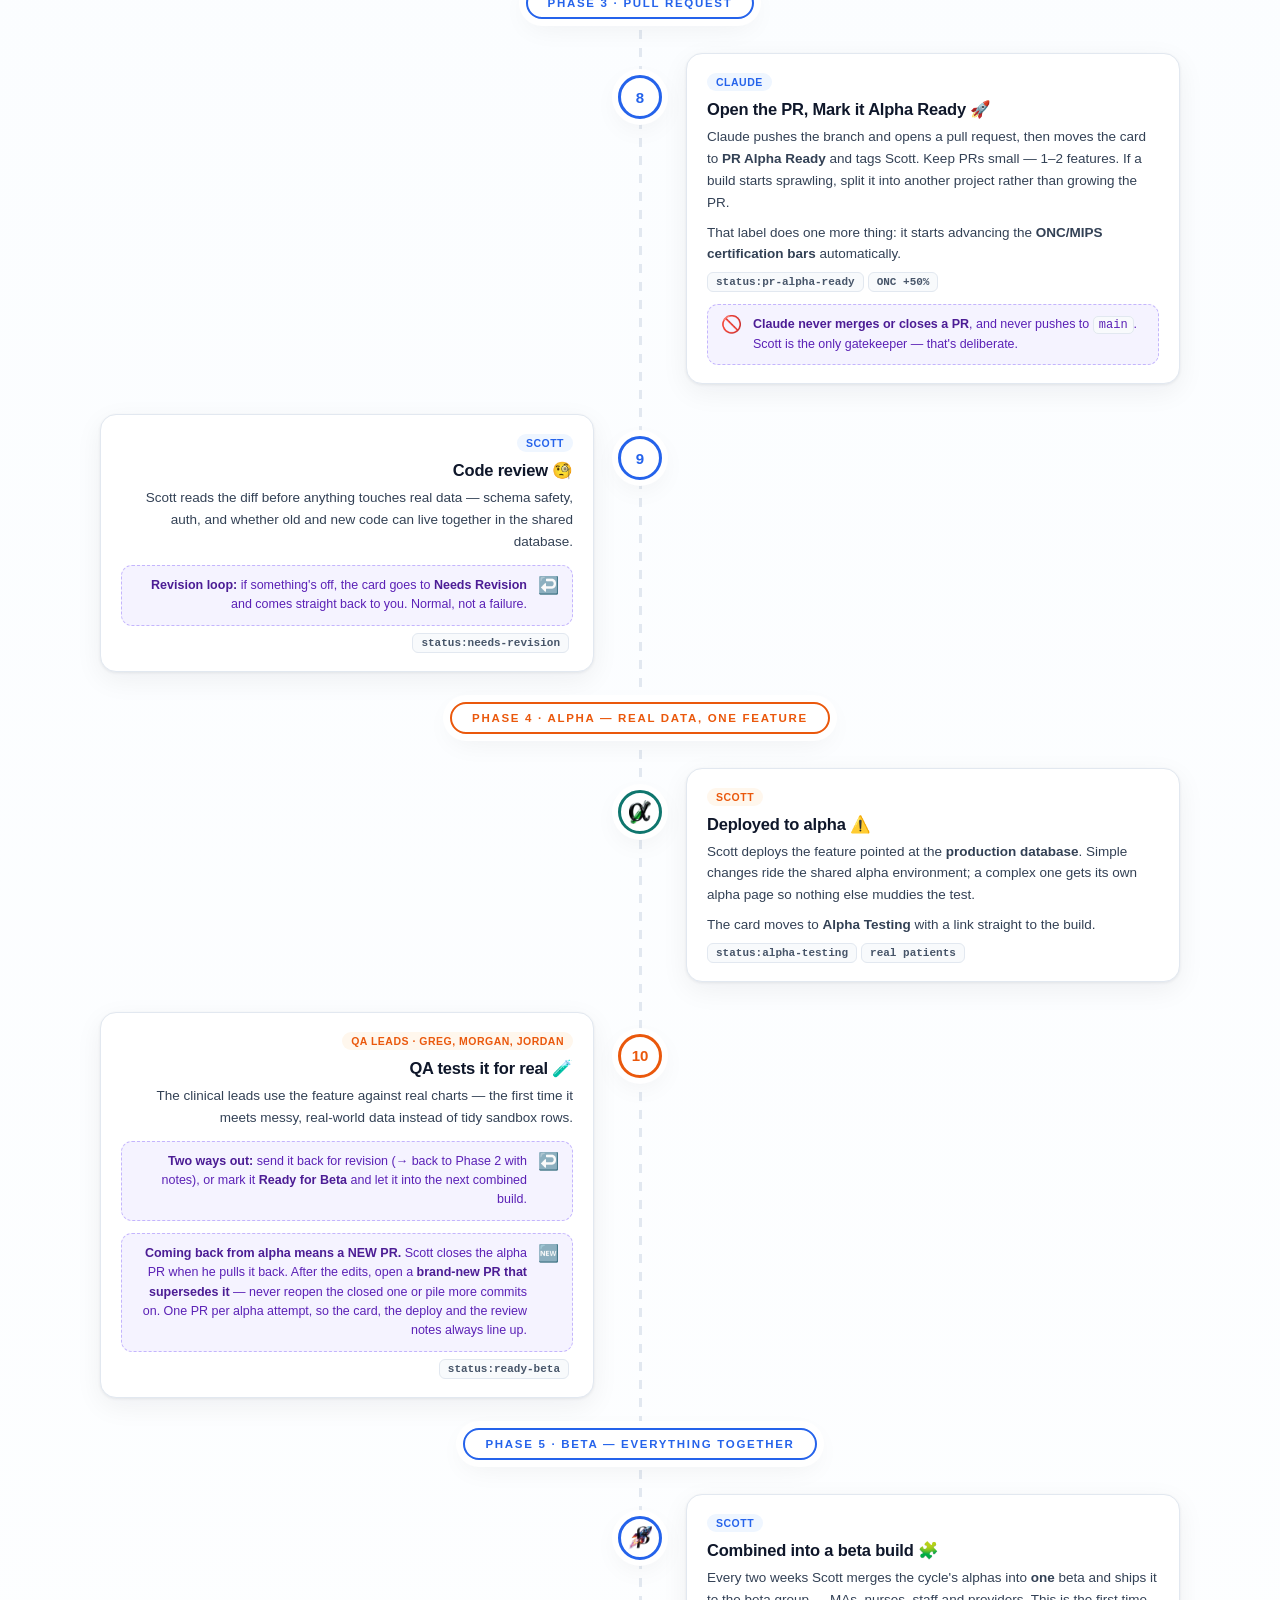
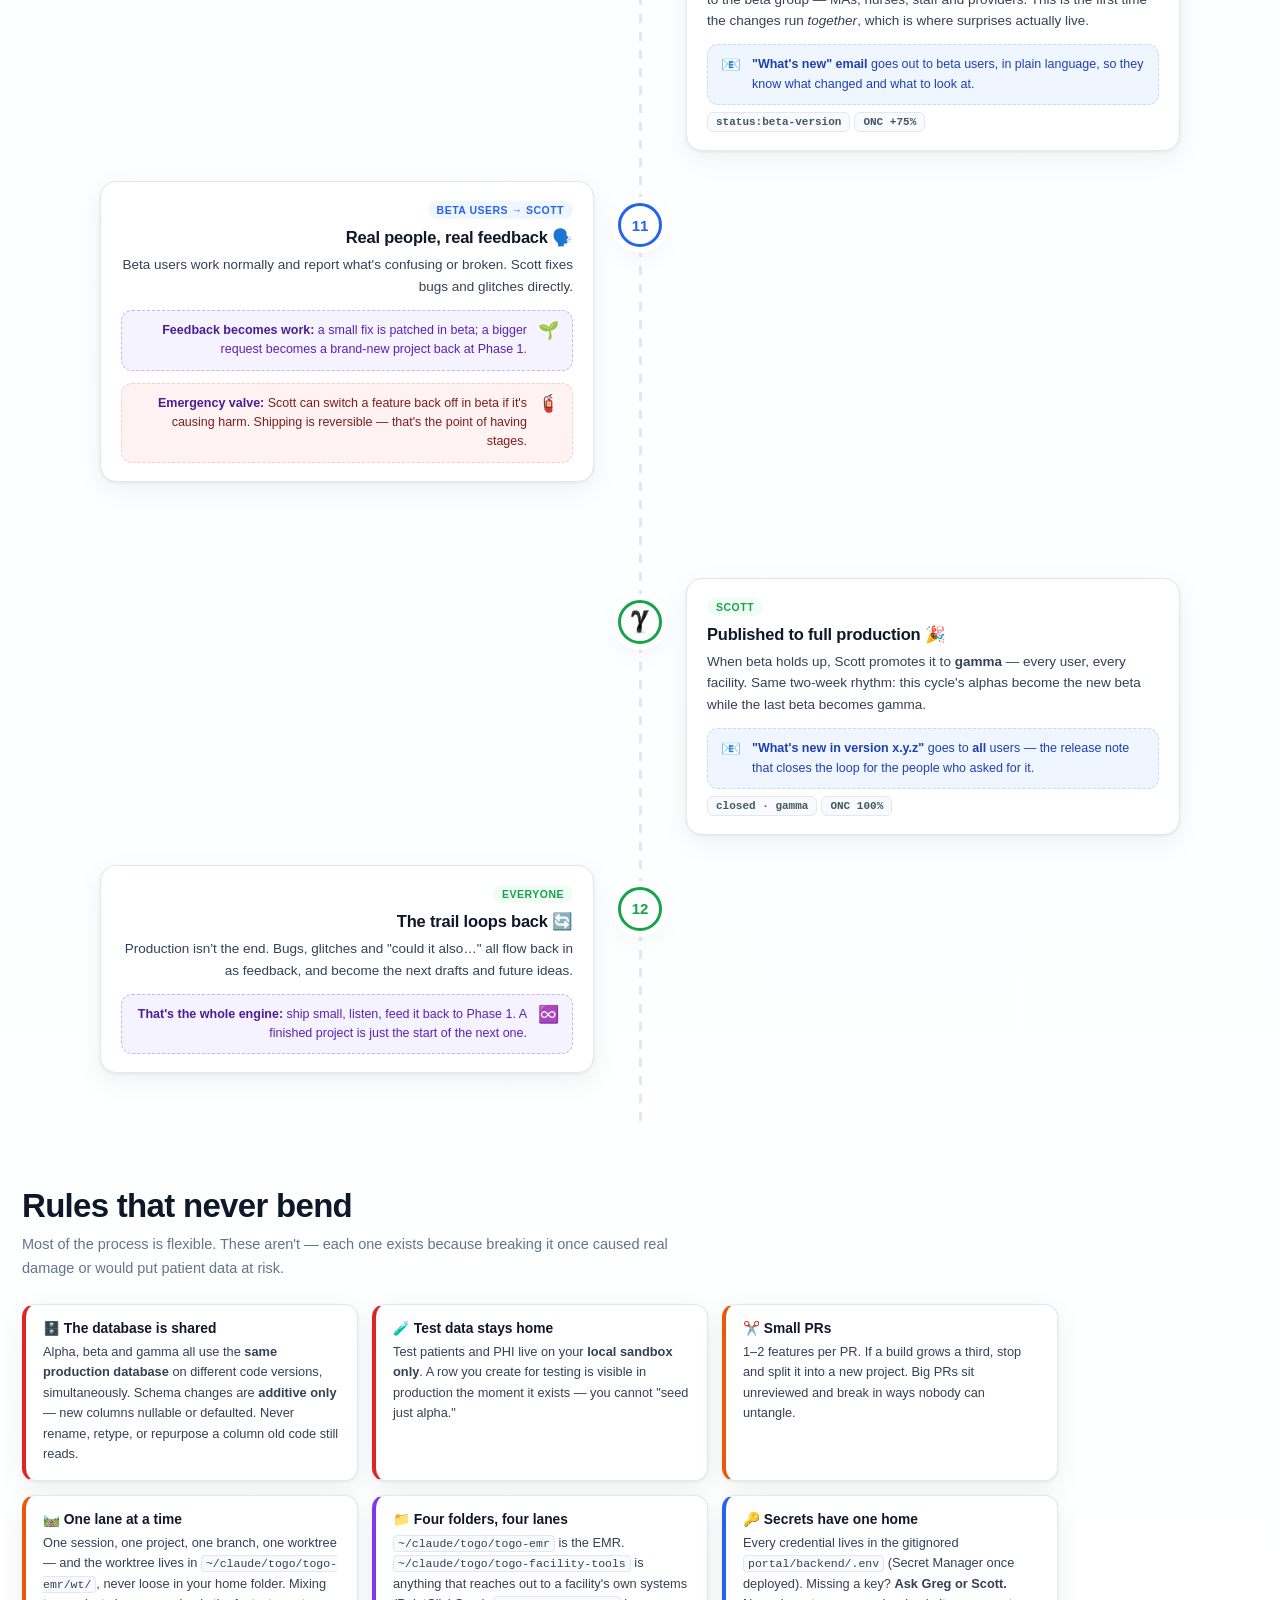
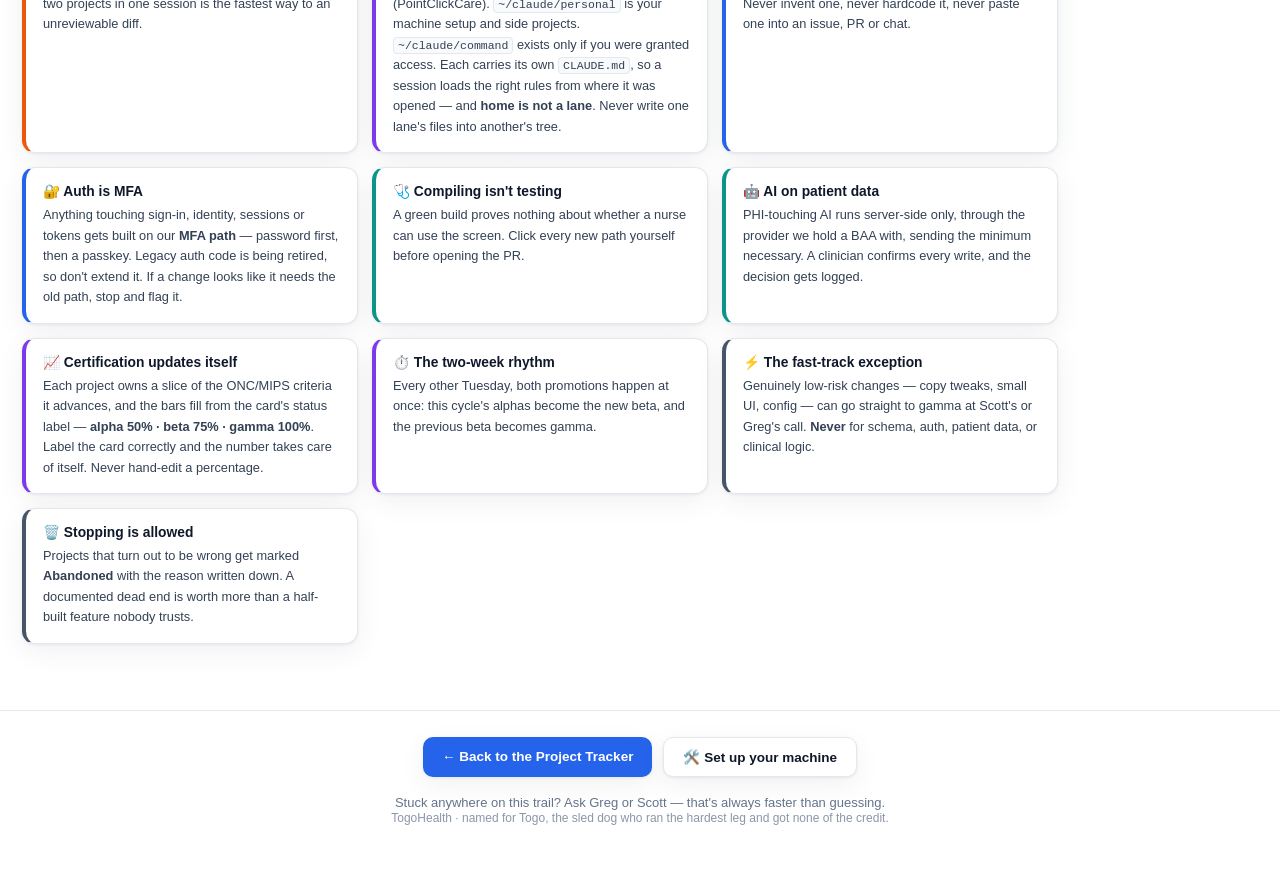
<file: workflow.html>
<!DOCTYPE html>
<html lang="en">
<head>
<meta charset="utf-8">
<meta name="viewport" content="width=device-width,initial-scale=1">
<title>How We Ship — TogoHealth Dev Trail</title>
<link rel="icon" type="image/png" href="icons/togo-favicon.png">
<style>
  :root{
    --ink:#0f172a; --ink-2:#334155; --muted:#64748b; --line:#e2e8f0;
    --blue:#2563eb; --blue-bg:#eff6ff;
    --teal:#0d9488; --teal-bg:#f0fdfa;
    --orange:#ea580c; --orange-bg:#fff7ed;
    --green:#16a34a; --green-bg:#f0fdf4;
    --purple:#7c3aed; --purple-bg:#f5f3ff;
    --red:#dc2626; --red-bg:#fef2f2;
    --slate:#475569; --slate-bg:#f8fafc;
    --shadow:0 1px 3px rgba(15,23,42,.07),0 8px 28px rgba(15,23,42,.06);
    --shadow-lg:0 2px 6px rgba(15,23,42,.09),0 18px 48px rgba(15,23,42,.11);
  }
  *{box-sizing:border-box}
  html{scroll-behavior:smooth}
  body{
    margin:0; font-family:-apple-system,BlinkMacSystemFont,"Segoe UI",Inter,Roboto,sans-serif;
    color:var(--ink); background:
      radial-gradient(1100px 620px at 82% -8%, #e0f2fe 0%, transparent 62%),
      radial-gradient(900px 520px at 8% 4%, #f0fdfa 0%, transparent 58%),
      linear-gradient(#ffffff, #fbfdff 42%, #ffffff);
    -webkit-font-smoothing:antialiased;
  }
  .wrap{max-width:1080px;margin:0 auto;padding:0 22px}

  /* ── hero ── */
  header.hero{padding:64px 0 40px;text-align:center;position:relative;overflow:hidden}
  .hero .paws{position:absolute;inset:0;pointer-events:none;opacity:.5}
  .hero .paw{position:absolute;font-size:18px;opacity:.22;animation:drift 9s ease-in-out infinite}
  @keyframes drift{0%,100%{transform:translateY(0) rotate(0)}50%{transform:translateY(-13px) rotate(9deg)}}
  .logo-badge{
    display:inline-flex;align-items:center;gap:14px;background:#fff;border:1px solid var(--line);
    padding:11px 22px 11px 14px;border-radius:999px;box-shadow:var(--shadow);margin-bottom:26px;
  }
  .logo-badge img{width:44px;height:44px;object-fit:contain;display:block}
  .logo-badge b{font-size:15px;letter-spacing:.2px}
  .logo-badge span{font-size:12px;color:var(--muted);display:block;font-weight:500}
  h1{
    font-size:clamp(34px,6.2vw,62px);line-height:1.03;margin:0 0 16px;letter-spacing:-1.6px;font-weight:850;
    background:linear-gradient(96deg,#0f172a 4%,#0d9488 46%,#2563eb 78%);
    -webkit-background-clip:text;background-clip:text;color:transparent;
  }
  .tagline{font-size:clamp(16px,2.1vw,20px);color:var(--ink-2);max-width:660px;margin:0 auto 12px;line-height:1.55}
  .tagline b{color:var(--teal)}
  .subtle{font-size:13.5px;color:var(--muted);max-width:600px;margin:0 auto}

  /* ── environment legend ── */
  .envs{display:grid;grid-template-columns:repeat(auto-fit,minmax(210px,1fr));gap:14px;margin:46px 0 12px}
  .env{background:#fff;border:1px solid var(--line);border-radius:15px;padding:17px 17px 15px;box-shadow:var(--shadow);position:relative;overflow:hidden}
  .env:before{content:"";position:absolute;left:0;top:0;bottom:0;width:4px;background:var(--c)}
  .env .top{display:flex;align-items:center;gap:9px;margin-bottom:7px}
  .env img{width:26px;height:26px;object-fit:contain}
  .env .dot{width:11px;height:11px;border-radius:50%;background:var(--c);flex:none}
  .env h4{margin:0;font-size:14.5px;font-weight:800;letter-spacing:.1px}
  .env p{margin:0;font-size:12.5px;color:var(--muted);line-height:1.55}
  .env .db{display:inline-block;margin-top:9px;font-size:10.5px;font-weight:800;letter-spacing:.5px;text-transform:uppercase;padding:3px 8px;border-radius:6px;background:var(--bg);color:var(--c)}

  .warnbar{
    margin:28px 0 8px;background:var(--red-bg);border:1px solid #fecaca;border-left:5px solid var(--red);
    border-radius:12px;padding:14px 17px;font-size:13.5px;color:#7f1d1d;line-height:1.6;
  }
  .warnbar b{color:var(--red)}

  /* ── trail ── */
  .trail{position:relative;padding:56px 0 20px}
  .trail:before{
    content:"";position:absolute;left:50%;top:0;bottom:0;width:3px;margin-left:-1.5px;
    background:repeating-linear-gradient(180deg,var(--line) 0 9px,transparent 9px 18px);
  }
  .trail-fill{
    position:absolute;left:50%;top:0;width:3px;margin-left:-1.5px;height:0;
    background:linear-gradient(180deg,var(--teal),var(--blue) 42%,var(--orange) 68%,var(--green));
    border-radius:3px;transition:height .18s linear;box-shadow:0 0 14px rgba(37,99,235,.4);
  }
  .step{position:relative;width:calc(50% - 46px);margin-bottom:30px;opacity:0;transform:translateY(26px);transition:opacity .55s ease,transform .55s ease}
  .step.in{opacity:1;transform:none}
  .step.left{margin-right:auto;text-align:right}
  .step.right{margin-left:auto}
  .node{
    position:absolute;top:22px;width:44px;height:44px;border-radius:50%;background:#fff;border:3px solid var(--c);
    display:flex;align-items:center;justify-content:center;font-weight:850;font-size:15px;color:var(--c);
    box-shadow:0 0 0 6px #fff, var(--shadow);z-index:2;
  }
  .step.left .node{right:-68px}
  .step.right .node{left:-68px}
  .node img{width:24px;height:24px;object-fit:contain}
  .card{background:#fff;border:1px solid var(--line);border-radius:16px;padding:18px 20px;box-shadow:var(--shadow);transition:box-shadow .25s,transform .25s}
  .card:hover{box-shadow:var(--shadow-lg);transform:translateY(-2px)}
  .card h3{margin:0 0 7px;font-size:16.5px;font-weight:820;letter-spacing:-.2px;display:flex;align-items:center;gap:8px}
  .step.left .card h3{justify-content:flex-end}
  .card p{margin:0;font-size:13.5px;color:var(--ink-2);line-height:1.62}
  .card p + p{margin-top:8px}
  .who{display:inline-flex;align-items:center;gap:5px;font-size:10.5px;font-weight:800;letter-spacing:.5px;text-transform:uppercase;padding:3px 9px;border-radius:999px;background:var(--bg);color:var(--c);margin-bottom:9px}
  .chip{display:inline-block;font-size:11px;font-weight:700;padding:3px 8px;border-radius:6px;background:var(--slate-bg);color:var(--slate);border:1px solid var(--line);margin:7px 4px 0 0;font-family:ui-monospace,SFMono-Regular,Menlo,monospace}
  .card code{background:var(--slate-bg);border:1px solid var(--line);border-radius:5px;padding:1px 5px;font-size:12px;font-family:ui-monospace,SFMono-Regular,Menlo,monospace}

  .card ul{margin:10px 0 0;padding-left:19px;text-align:left;display:inline-block;font-size:13.2px;color:var(--ink-2);line-height:1.6}
  .card li{margin:0 0 6px}
  .card li:last-child{margin-bottom:0}
  .card li b{color:var(--ink)}
  .card li code{font-size:11.5px}

  /* loop badges */
  .loop{
    display:flex;align-items:flex-start;gap:11px;margin-top:12px;background:var(--purple-bg);
    border:1px dashed #c4b5fd;border-radius:11px;padding:10px 13px;text-align:left;
  }
  .step.left .loop{flex-direction:row-reverse;text-align:right}
  .loop .ic{font-size:17px;line-height:1.2;flex:none}
  .loop div{font-size:12.5px;color:#5b21b6;line-height:1.55}
  .loop b{color:#4c1d95}

  /* email callout */
  .mail{display:flex;align-items:flex-start;gap:11px;margin-top:12px;background:var(--blue-bg);border:1px dashed #bfdbfe;border-radius:11px;padding:10px 13px;text-align:left}
  .step.left .mail{flex-direction:row-reverse;text-align:right}
  .mail div{font-size:12.5px;color:#1e40af;line-height:1.55}

  /* phase banner */
  .phase{position:relative;text-align:center;margin:8px 0 34px;opacity:0;transform:translateY(16px);transition:.5s}
  .phase.in{opacity:1;transform:none}
  .phase span{
    display:inline-block;background:#fff;border:2px solid var(--c);color:var(--c);
    font-size:11.5px;font-weight:850;letter-spacing:1.7px;text-transform:uppercase;
    padding:8px 20px;border-radius:999px;box-shadow:0 0 0 7px #fff,var(--shadow);
  }

  /* ── rules ── */
  .rules{margin:64px 0 20px}
  .rules h2{font-size:clamp(23px,3.4vw,33px);margin:0 0 8px;letter-spacing:-.7px;font-weight:850}
  .rules .lead{font-size:14.5px;color:var(--muted);margin:0 0 24px;max-width:680px;line-height:1.6}
  .grid{display:grid;grid-template-columns:repeat(auto-fit,minmax(268px,1fr));gap:14px}
  .rule{background:#fff;border:1px solid var(--line);border-left:4px solid var(--c);border-radius:13px;padding:15px 17px;box-shadow:var(--shadow)}
  .rule h4{margin:0 0 6px;font-size:13.8px;font-weight:820;display:flex;gap:7px;align-items:center}
  .rule p{margin:0;font-size:12.8px;color:var(--ink-2);line-height:1.6}
  .rule code{background:var(--slate-bg);border:1px solid var(--line);border-radius:4px;padding:1px 4px;font-size:11.5px;font-family:ui-monospace,SFMono-Regular,Menlo,monospace}

  footer{margin:66px 0 46px;padding-top:26px;border-top:1px solid var(--line);text-align:center;color:var(--muted);font-size:13px}
  footer a{color:var(--blue);font-weight:700;text-decoration:none}
  footer a:hover{text-decoration:underline}
  .btns{display:flex;gap:11px;justify-content:center;flex-wrap:wrap;margin-bottom:18px}
  .btn{display:inline-flex;align-items:center;gap:7px;background:var(--blue);color:#fff;text-decoration:none;font-size:13.5px;font-weight:750;padding:11px 19px;border-radius:10px;box-shadow:var(--shadow);transition:.2s}
  .btn:hover{transform:translateY(-2px);box-shadow:var(--shadow-lg)}
  .btn.ghost{background:#fff;color:var(--ink);border:1px solid var(--line)}

  /* progress */
  #bar{position:fixed;top:0;left:0;height:3.5px;background:linear-gradient(90deg,var(--teal),var(--blue),var(--orange),var(--green));width:0;z-index:99}

  @media(max-width:860px){
    .trail:before,.trail-fill{left:26px}
    .step{width:100%;text-align:left!important;padding-left:66px}
    .step.left .node,.step.right .node{left:4px;right:auto}
    .step.left .card h3{justify-content:flex-start}
    .step.left .loop,.step.left .mail{flex-direction:row;text-align:left}
    .phase{text-align:left;padding-left:66px}
  }
</style>
</head>
<body>
<div id="bar"></div>

<header class="hero">
  <div class="paws">
    <div class="paw" style="left:7%;top:16%">🐾</div><div class="paw" style="left:88%;top:24%;animation-delay:1.4s">🐾</div>
    <div class="paw" style="left:16%;top:68%;animation-delay:2.6s">❄️</div><div class="paw" style="left:79%;top:72%;animation-delay:.7s">🐾</div>
    <div class="paw" style="left:47%;top:8%;animation-delay:3.4s">❄️</div>
  </div>
  <div class="wrap">
    <div class="logo-badge">
      <img src="icons/togo-logo.png" alt="TogoHealth">
      <div style="text-align:left"><b>TogoHealth</b><span>Developer Onboarding · Reference</span></div>
    </div>
    <h1>How a project<br>gets to production</h1>
    <p class="tagline">Every feature runs the same trail — from a rough idea to real clinicians using it. Like a good sled team: <b>steady, in order, nobody skips ahead.</b></p>
    <p class="subtle">New here? Read this once, top to bottom. It's the whole process — who does what, where the loops are, and which rules never bend.</p>
  </div>
</header>

<div class="wrap">
  <div class="envs">
    <div class="env" style="--c:var(--teal);--bg:var(--teal-bg)">
      <div class="top"><span class="dot"></span><h4>Localhost</h4></div>
      <p>Your machine. Where you build and click through your own work.</p>
      <span class="db">Sandbox DB · fake patients</span>
    </div>
    <div class="env" style="--c:var(--orange);--bg:var(--orange-bg)">
      <div class="top"><img src="icons/alpha.png" alt="α"><h4>Alpha</h4></div>
      <p>One finished feature, deployed alone so it can be tested in isolation.</p>
      <span class="db">⚠ Production DB · real patients</span>
    </div>
    <div class="env" style="--c:var(--blue);--bg:var(--blue-bg)">
      <div class="top"><img src="icons/beta.png" alt="β"><h4>Beta</h4></div>
      <p>Every alpha from the cycle combined, tested together by real staff.</p>
      <span class="db">⚠ Production DB · real patients</span>
    </div>
    <div class="env" style="--c:var(--green);--bg:var(--green-bg)">
      <div class="top"><img src="icons/gamma.png" alt="γ"><h4>Gamma</h4></div>
      <p>Full production. Everyone. This is the finish line.</p>
      <span class="db">⚠ Production DB · real patients</span>
    </div>
  </div>

  <div class="warnbar">
    <b>The one thing to burn into your memory:</b> only <b>localhost</b> uses the sandbox. Alpha, beta and gamma all read and write the <b>same real production database</b> — on different versions of the code, at the same time. That's why schema changes are additive-only, and why test patients never go anywhere but your own machine.
  </div>
</div>

<div class="wrap trail" id="trail">
  <div class="trail-fill" id="fill"></div>

  <div class="phase" style="--c:var(--slate)"><span>Phase 1 · Idea → Draft</span></div>

  <div class="step left" style="--c:var(--slate);--bg:var(--slate-bg)">
    <div class="node">1</div>
    <div class="card">
      <span class="who">Claude</span>
      <h3>A project gets written 📝</h3>
      <p>Ideas arrive from anywhere — a provider's complaint, a nurse's shortcut, a certification gap, Scott's roadmap. Claude turns each one into a real project on the tracker, written to the standards in our instruction files, so the scope, gotchas and constraints are captured before anyone codes.</p>
      <p>It lands in <b>Drafts</b> or <b>Future Ideas</b> with a priority of 1–5.</p>
      <span class="chip">status:draft</span><span class="chip">future-idea</span><span class="chip">priority-1…5</span>
      <div class="loop"><span class="ic">💡</span><div><b>Always open:</b> users can drop a new idea in at any time — it becomes a draft or future idea and joins the queue. Nothing is ever "too late" to suggest.</div></div>
    </div>
  </div>

  <div class="step right" style="--c:var(--slate);--bg:var(--slate-bg)">
    <div class="node">2</div>
    <div class="card">
      <span class="who">Any developer</span>
      <h3>You claim it 🙋</h3>
      <p>Pick a project and claim it in the tracker. It moves to <b>In Progress</b> and gets your name on it, so two people never build the same thing.</p>
      <span class="chip">status:in-progress</span>
    </div>
  </div>

  <div class="phase" style="--c:var(--teal)"><span>Phase 2 · Build on localhost</span></div>

  <div class="step left" style="--c:var(--teal);--bg:var(--teal-bg)">
    <div class="node">3</div>
    <div class="card">
      <span class="who">Developer</span>
      <h3>Project Tracker: Copy Prompt / Claude: Open a <b>NEW</b> Session 🤖</h3>
      <p>Hit <b>Copy Prompt</b> on the project card. That gives you the <b>project tracker's prompt</b> — this project's build brief plus every standing instruction that applies to all our work: PR size, schema safety, where secrets live, auth rules, which certification criteria it touches.</p>
      <p>The prompt doesn't try to contain everything. It <b>points Claude at our instruction files</b> — the <code>.md</code> files in the repo and strategy docs — which hold the deeper detail. Claude reads those itself at the start of the session, so you don't have to memorise any of it.</p>
      <p>Paste the whole thing into a <b>fresh Claude session</b>.</p>
      <p><b>One session = one project = one branch.</b> Don't build two projects in one session; they'll tangle.</p>
      <span class="chip">Copy Prompt</span><span class="chip">new session</span>
    </div>
  </div>

  <div class="step right" style="--c:var(--teal);--bg:var(--teal-bg)">
    <div class="node">4</div>
    <div class="card">
      <span class="who">Developer + Claude</span>
      <h3>Build, committing as you go 💾</h3>
      <p>Work in small commits on a feature branch. Commits are your undo button and your handoff notes — a project with one giant commit at the end is very hard for anyone else to pick up.</p>
      <div class="loop"><span class="ic">🤝</span><div><b>Handoff loop:</b> a project can move to another developer mid-build. Because the work lives in commits on a branch (not in one person's chat window), they pick up where you stopped.</div></div>
    </div>
  </div>

  <div class="step left" style="--c:var(--teal);--bg:var(--teal-bg)">
    <div class="node">5</div>
    <div class="card">
      <span class="who">Developer</span>
      <h3>See it on localhost 👀</h3>
      <p>Run it on your own machine, pointed at the <b>sandbox database</b> — fake patients, safe to break. Sign in the normal way: password first, then your passkey for MFA.</p>
      <p>If your localhost is calling the production backend, <b>stop</b> — that's real patient data, and it's the one setup mistake that actually matters.</p>
      <span class="chip">sandbox · localhost:5434</span>
    </div>
  </div>

  <div class="step right" style="--c:var(--teal);--bg:var(--teal-bg)">
    <div class="node">6</div>
    <div class="card">
      <span class="who">Developer + Claude</span>
      <h3>Get the code reviewed by a second model 🔍</h3>
      <ul>
        <li>In the session, run <code>/code-review</code> on your working diff.</li>
        <li><b>Pick the reviewer by complexity:</b> <b>Fable</b> for small, contained changes — copy, styling, a single component. <b>Opus 5</b> for anything touching the database schema, auth, orders, or clinical logic.</li>
        <li><b>Use a different model than the one that wrote the code.</b> A model reviewing its own work misses its own blind spots.</li>
        <li>Fix what it flags, then <b>re-run the review</b> until it comes back clean.</li>
        <li>If a finding looks wrong, say so — don't just apply it. Reviews are suggestions, not orders.</li>
      </ul>
    </div>
  </div>

  <div class="step left" style="--c:var(--teal);--bg:var(--teal-bg)">
    <div class="node">7</div>
    <div class="card">
      <span class="who">Developer + Claude</span>
      <h3>Have Claude give you a list of new features to test 📋</h3>
      <ul>
        <li>Ask Claude: <b>"list every new feature and screen in this project that I should test"</b> — now you have a checklist instead of guessing.</li>
        <li>Walk that list on localhost yourself. For each item, try the <b>normal path</b>, the <b>empty state</b>, and one <b>wrong input</b>.</li>
        <li>Use it the way a <b>nurse or provider</b> would, not the way you built it.</li>
        <li>A clean build and passing type-checks are <b>not</b> testing. Only clicking is.</li>
      </ul>
      <div class="loop"><span class="ic">🔁</span><div><b>Iterate here, not later:</b> fix → reload → click again, as many rounds as it takes. Bugs are cheap on localhost and expensive once real users meet them.</div></div>
    </div>
  </div>

  <div class="phase" style="--c:var(--blue)"><span>Phase 3 · Pull request</span></div>

  <div class="step right" style="--c:var(--blue);--bg:var(--blue-bg)">
    <div class="node">8</div>
    <div class="card">
      <span class="who">Claude</span>
      <h3>Open the PR, Mark it Alpha Ready 🚀</h3>
      <p>Claude pushes the branch and opens a pull request, then moves the card to <b>PR Alpha Ready</b> and tags Scott. Keep PRs small — 1–2 features. If a build starts sprawling, split it into another project rather than growing the PR.</p>
      <p>That label does one more thing: it starts advancing the <b>ONC/MIPS certification bars</b> automatically.</p>
      <span class="chip">status:pr-alpha-ready</span><span class="chip">ONC +50%</span>
      <div class="loop"><span class="ic">🚫</span><div><b>Claude never merges or closes a PR</b>, and never pushes to <code>main</code>. Scott is the only gatekeeper — that's deliberate.</div></div>
    </div>
  </div>

  <div class="step left" style="--c:var(--blue);--bg:var(--blue-bg)">
    <div class="node">9</div>
    <div class="card">
      <span class="who">Scott</span>
      <h3>Code review 🧐</h3>
      <p>Scott reads the diff before anything touches real data — schema safety, auth, and whether old and new code can live together in the shared database.</p>
      <div class="loop"><span class="ic">↩️</span><div><b>Revision loop:</b> if something's off, the card goes to <b>Needs Revision</b> and comes straight back to you. Normal, not a failure.</div></div>
      <span class="chip">status:needs-revision</span>
    </div>
  </div>

  <div class="phase" style="--c:var(--orange)"><span>Phase 4 · Alpha — real data, one feature</span></div>

  <div class="step right" style="--c:var(--orange);--bg:var(--orange-bg)">
    <div class="node" style="--c:#0f766e"><img src="icons/alpha.png" alt="α"></div>
    <div class="card">
      <span class="who">Scott</span>
      <h3>Deployed to alpha ⚠️</h3>
      <p>Scott deploys the feature pointed at the <b>production database</b>. Simple changes ride the shared alpha environment; a complex one gets its own alpha page so nothing else muddies the test.</p>
      <p>The card moves to <b>Alpha Testing</b> with a link straight to the build.</p>
      <span class="chip">status:alpha-testing</span><span class="chip">real patients</span>
    </div>
  </div>

  <div class="step left" style="--c:var(--orange);--bg:var(--orange-bg)">
    <div class="node">10</div>
    <div class="card">
      <span class="who">QA leads · Greg, Morgan, Jordan</span>
      <h3>QA tests it for real 🧪</h3>
      <p>The clinical leads use the feature against real charts — the first time it meets messy, real-world data instead of tidy sandbox rows.</p>
      <div class="loop"><span class="ic">↩️</span><div><b>Two ways out:</b> send it back for revision (→ back to Phase 2 with notes), or mark it <b>Ready for Beta</b> and let it into the next combined build.</div></div>
      <div class="loop"><span class="ic">🆕</span><div><b>Coming back from alpha means a NEW PR.</b> Scott closes the alpha PR when he pulls it back. After the edits, open a <b>brand-new PR that supersedes it</b> — never reopen the closed one or pile more commits on. One PR per alpha attempt, so the card, the deploy and the review notes always line up.</div></div>
      <span class="chip">status:ready-beta</span>
    </div>
  </div>

  <div class="phase" style="--c:var(--blue)"><span>Phase 5 · Beta — everything together</span></div>

  <div class="step right" style="--c:var(--blue);--bg:var(--blue-bg)">
    <div class="node"><img src="icons/beta.png" alt="β"></div>
    <div class="card">
      <span class="who">Scott</span>
      <h3>Combined into a beta build 🧩</h3>
      <p>Every two weeks Scott merges the cycle's alphas into <b>one</b> beta and ships it to the beta group — MAs, nurses, staff and providers. This is the first time the changes run <i>together</i>, which is where surprises actually live.</p>
      <div class="mail"><span class="ic">📧</span><div><b>"What's new" email</b> goes out to beta users, in plain language, so they know what changed and what to look at.</div></div>
      <span class="chip">status:beta-version</span><span class="chip">ONC +75%</span>
    </div>
  </div>

  <div class="step left" style="--c:var(--blue);--bg:var(--blue-bg)">
    <div class="node">11</div>
    <div class="card">
      <span class="who">Beta users → Scott</span>
      <h3>Real people, real feedback 🗣️</h3>
      <p>Beta users work normally and report what's confusing or broken. Scott fixes bugs and glitches directly.</p>
      <div class="loop"><span class="ic">🌱</span><div><b>Feedback becomes work:</b> a small fix is patched in beta; a bigger request becomes a brand-new project back at Phase 1.</div></div>
      <div class="loop" style="background:var(--red-bg);border-color:#fecaca"><span class="ic">🧯</span><div style="color:#7f1d1d"><b>Emergency valve:</b> Scott can switch a feature back off in beta if it's causing harm. Shipping is reversible — that's the point of having stages.</div></div>
    </div>
  </div>

  <div class="phase" style="--c:var(--green)"><span>Phase 6 · Gamma — everyone</span></div>

  <div class="step right" style="--c:var(--green);--bg:var(--green-bg)">
    <div class="node"><img src="icons/gamma.png" alt="γ"></div>
    <div class="card">
      <span class="who">Scott</span>
      <h3>Published to full production 🎉</h3>
      <p>When beta holds up, Scott promotes it to <b>gamma</b> — every user, every facility. Same two-week rhythm: this cycle's alphas become the new beta while the last beta becomes gamma.</p>
      <div class="mail"><span class="ic">📧</span><div><b>"What's new in version x.y.z"</b> goes to <b>all</b> users — the release note that closes the loop for the people who asked for it.</div></div>
      <span class="chip">closed · gamma</span><span class="chip">ONC 100%</span>
    </div>
  </div>

  <div class="step left" style="--c:var(--green);--bg:var(--green-bg)">
    <div class="node">12</div>
    <div class="card">
      <span class="who">Everyone</span>
      <h3>The trail loops back 🔄</h3>
      <p>Production isn't the end. Bugs, glitches and "could it also…" all flow back in as feedback, and become the next drafts and future ideas.</p>
      <div class="loop"><span class="ic">♾️</span><div><b>That's the whole engine:</b> ship small, listen, feed it back to Phase 1. A finished project is just the start of the next one.</div></div>
    </div>
  </div>
</div>

<div class="wrap rules">
  <h2>Rules that never bend</h2>
  <p class="lead">Most of the process is flexible. These aren't — each one exists because breaking it once caused real damage or would put patient data at risk.</p>
  <div class="grid">
    <div class="rule" style="--c:var(--red)">
      <h4>🗄️ The database is shared</h4>
      <p>Alpha, beta and gamma all use the <b>same production database</b> on different code versions, simultaneously. Schema changes are <b>additive only</b> — new columns nullable or defaulted. Never rename, retype, or repurpose a column old code still reads.</p>
    </div>
    <div class="rule" style="--c:var(--red)">
      <h4>🧪 Test data stays home</h4>
      <p>Test patients and PHI live on your <b>local sandbox only</b>. A row you create for testing is visible in production the moment it exists — you cannot "seed just alpha."</p>
    </div>
    <div class="rule" style="--c:var(--orange)">
      <h4>✂️ Small PRs</h4>
      <p>1–2 features per PR. If a build grows a third, stop and split it into a new project. Big PRs sit unreviewed and break in ways nobody can untangle.</p>
    </div>
    <div class="rule" style="--c:var(--orange)">
      <h4>🛤️ One lane at a time</h4>
      <p>One session, one project, one branch, one worktree — and the worktree lives in <code>~/claude/togo/togo-emr/wt/</code>, never loose in your home folder. Mixing two projects in one session is the fastest way to an unreviewable diff.</p>
    </div>
    <div class="rule" style="--c:var(--purple)">
      <h4>📁 Four folders, four lanes</h4>
      <p><code>~/claude/togo/togo-emr</code> is the EMR. <code>~/claude/togo/togo-facility-tools</code> is anything that reaches out to a facility's own systems (PointClickCare). <code>~/claude/personal</code> is your machine setup and side projects. <code>~/claude/command</code> exists only if you were granted access. Each carries its own <code>CLAUDE.md</code>, so a session loads the right rules from where it was opened — and <b>home is not a lane</b>. Never write one lane's files into another's tree.</p>
    </div>
    <div class="rule" style="--c:var(--blue)">
      <h4>🔑 Secrets have one home</h4>
      <p>Every credential lives in the gitignored <code>portal/backend/.env</code> (Secret Manager once deployed). Missing a key? <b>Ask Greg or Scott.</b> Never invent one, never hardcode it, never paste one into an issue, PR or chat.</p>
    </div>
    <div class="rule" style="--c:var(--blue)">
      <h4>🔐 Auth is MFA</h4>
      <p>Anything touching sign-in, identity, sessions or tokens gets built on our <b>MFA path</b> — password first, then a passkey. Legacy auth code is being retired, so don't extend it. If a change looks like it needs the old path, stop and flag it.</p>
    </div>
    <div class="rule" style="--c:var(--teal)">
      <h4>🩺 Compiling isn't testing</h4>
      <p>A green build proves nothing about whether a nurse can use the screen. Click every new path yourself before opening the PR.</p>
    </div>
    <div class="rule" style="--c:var(--teal)">
      <h4>🤖 AI on patient data</h4>
      <p>PHI-touching AI runs server-side only, through the provider we hold a BAA with, sending the minimum necessary. A clinician confirms every write, and the decision gets logged.</p>
    </div>
    <div class="rule" style="--c:var(--purple)">
      <h4>📈 Certification updates itself</h4>
      <p>Each project owns a slice of the ONC/MIPS criteria it advances, and the bars fill from the card's status label — <b>alpha 50% · beta 75% · gamma 100%</b>. Label the card correctly and the number takes care of itself. Never hand-edit a percentage.</p>
    </div>
    <div class="rule" style="--c:var(--purple)">
      <h4>⏱️ The two-week rhythm</h4>
      <p>Every other Tuesday, both promotions happen at once: this cycle's alphas become the new beta, and the previous beta becomes gamma.</p>
    </div>
    <div class="rule" style="--c:var(--slate)">
      <h4>⚡ The fast-track exception</h4>
      <p>Genuinely low-risk changes — copy tweaks, small UI, config — can go straight to gamma at Scott's or Greg's call. <b>Never</b> for schema, auth, patient data, or clinical logic.</p>
    </div>
    <div class="rule" style="--c:var(--slate)">
      <h4>🗑️ Stopping is allowed</h4>
      <p>Projects that turn out to be wrong get marked <b>Abandoned</b> with the reason written down. A documented dead end is worth more than a half-built feature nobody trusts.</p>
    </div>
  </div>
</div>

<footer>
  <div class="wrap">
    <div class="btns">
      <a class="btn" href="index.html">← Back to the Project Tracker</a>
      <a class="btn ghost" href="new-hire-setup.html">🛠️ Set up your machine</a>
    </div>
    <p>Stuck anywhere on this trail? Ask Greg or Scott — that's always faster than guessing.<br>
    <span style="font-size:12px;opacity:.75">TogoHealth · named for Togo, the sled dog who ran the hardest leg and got none of the credit.</span></p>
  </div>
</footer>

<script>
  // scroll progress + trail fill + reveal
  var steps = [].slice.call(document.querySelectorAll('.step,.phase'));
  var trail = document.getElementById('trail'), fill = document.getElementById('fill'), bar = document.getElementById('bar');
  var io = new IntersectionObserver(function(es){
    es.forEach(function(e){ if(e.isIntersecting) e.target.classList.add('in'); });
  }, { threshold:.14, rootMargin:'0px 0px -8% 0px' });
  steps.forEach(function(s){ io.observe(s); });

  function onScroll(){
    var d = document.documentElement;
    var p = d.scrollTop / Math.max(1, d.scrollHeight - d.clientHeight);
    bar.style.width = (p*100).toFixed(2) + '%';
    var r = trail.getBoundingClientRect();
    var seen = Math.min(Math.max(window.innerHeight*0.6 - r.top, 0), trail.offsetHeight);
    fill.style.height = seen + 'px';
  }
  addEventListener('scroll', onScroll, {passive:true});
  addEventListener('resize', onScroll);
  onScroll();
</script>
</body>
</html>
</file>
<file: setup-guide.css>
/* Shared design system for the TogoHealth setup guides.
   Extracted from new-hire-setup.html 2026-08-19 when the setup split into cards A-D:
   five pages sharing one 185-line stylesheet, rather than five copies that drift. */
:root{
    --ink:#0f172a; --ink-2:#334155; --muted:#64748b; --line:#e2e8f0;
    --blue:#2563eb; --blue-bg:#eff6ff;
    --teal:#0d9488; --teal-bg:#f0fdfa;
    --orange:#ea580c; --orange-bg:#fff7ed;
    --green:#16a34a; --green-bg:#f0fdf4;
    --purple:#7c3aed; --purple-bg:#f5f3ff;
    --red:#dc2626; --red-bg:#fef2f2;
    --slate:#475569; --slate-bg:#f8fafc;
    --shadow:0 1px 3px rgba(15,23,42,.07),0 8px 28px rgba(15,23,42,.06);
    --shadow-lg:0 2px 6px rgba(15,23,42,.09),0 18px 48px rgba(15,23,42,.11);
  }
  *{box-sizing:border-box}
  html{scroll-behavior:smooth}
  body{
    margin:0; font-family:-apple-system,BlinkMacSystemFont,"Segoe UI",Inter,Roboto,sans-serif;
    color:var(--ink); background:
      radial-gradient(1100px 620px at 82% -8%, #e0f2fe 0%, transparent 62%),
      radial-gradient(900px 520px at 8% 4%, #f0fdfa 0%, transparent 58%),
      linear-gradient(#ffffff, #fbfdff 42%, #ffffff);
    -webkit-font-smoothing:antialiased;
  }
  .wrap{max-width:1080px;margin:0 auto;padding:0 22px}

  /* ── hero ── */
  header.hero{padding:64px 0 40px;text-align:center;position:relative;overflow:hidden}
  .hero .paws{position:absolute;inset:0;pointer-events:none;opacity:.5}
  .hero .paw{position:absolute;font-size:18px;opacity:.22;animation:drift 9s ease-in-out infinite}
  @keyframes drift{0%,100%{transform:translateY(0) rotate(0)}50%{transform:translateY(-13px) rotate(9deg)}}
  .logo-badge{
    display:inline-flex;align-items:center;gap:14px;background:#fff;border:1px solid var(--line);
    padding:11px 22px 11px 14px;border-radius:999px;box-shadow:var(--shadow);margin-bottom:26px;
  }
  .logo-badge img{width:44px;height:44px;object-fit:contain;display:block}
  .logo-badge b{font-size:15px;letter-spacing:.2px}
  .logo-badge span{font-size:12px;color:var(--muted);display:block;font-weight:500}
  h1{
    font-size:clamp(32px,5.8vw,58px);line-height:1.05;margin:0 0 16px;letter-spacing:-1.4px;font-weight:850;
    background:linear-gradient(96deg,#0f172a 4%,#2563eb 48%,#0d9488 82%);
    -webkit-background-clip:text;background-clip:text;color:transparent;
  }
  .tagline{font-size:clamp(16px,2.1vw,20px);color:var(--ink-2);max-width:660px;margin:0 auto 12px;line-height:1.55}
  .tagline b{color:var(--blue)}
  .subtle{font-size:13.5px;color:var(--muted);max-width:600px;margin:0 auto}

  .warnbar{
    margin:28px 0 8px;background:var(--red-bg);border:1px solid #fecaca;border-left:5px solid var(--red);
    border-radius:12px;padding:14px 17px;font-size:13.5px;color:#7f1d1d;line-height:1.6;
  }
  .warnbar b{color:var(--red)}

  /* ── OS tabs on code blocks ── */
  .oscode{border:1px solid var(--line);border-radius:12px;overflow:hidden;margin-top:12px;background:#0f172a}
  .oscode .tabs{display:flex;background:#0b1220}
  .oscode .tab{flex:1;padding:8px 0;text-align:center;font-size:12px;font-weight:800;letter-spacing:.4px;
    color:#94a3b8;cursor:pointer;border:none;background:transparent;text-transform:uppercase}
  .oscode .tab.active{color:#fff;background:#1e293b}
  .oscode pre{margin:0;padding:14px 16px;font-size:12.3px;line-height:1.65;color:#e2e8f0;overflow-x:auto;
    font-family:ui-monospace,SFMono-Regular,Menlo,monospace;display:none}
  .oscode pre.show{display:block}
  .oscode pre b{color:#5eead4;font-weight:700}
  .step.left .oscode{text-align:left}

  /* folder-map tree */
  .tree{margin:14px 0 0;padding:14px 16px;border:1px solid var(--line);border-radius:12px;
    background:#0f172a;color:#e2e8f0;font-size:12.3px;line-height:1.7;overflow-x:auto;text-align:left;
    font-family:ui-monospace,SFMono-Regular,Menlo,monospace}

  /* ── trail (shared with the "How We Ship" guide) ── */
  .trail{position:relative;padding:56px 0 20px}
  .trail:before{
    content:"";position:absolute;left:50%;top:0;bottom:0;width:3px;margin-left:-1.5px;
    background:repeating-linear-gradient(180deg,var(--line) 0 9px,transparent 9px 18px);
  }
  .trail-fill{
    position:absolute;left:50%;top:0;width:3px;margin-left:-1.5px;height:0;
    background:linear-gradient(180deg,var(--blue),var(--teal) 40%,var(--purple) 70%,var(--green));
    border-radius:3px;transition:height .18s linear;box-shadow:0 0 14px rgba(37,99,235,.4);
  }
  .step{position:relative;width:calc(50% - 46px);margin-bottom:30px;opacity:0;transform:translateY(26px);transition:opacity .55s ease,transform .55s ease}
  .step.in{opacity:1;transform:none}
  .step.left{margin-right:auto;text-align:right}
  .step.right{margin-left:auto}
  .node{
    position:absolute;top:22px;width:44px;height:44px;border-radius:50%;background:#fff;border:3px solid var(--c);
    display:flex;align-items:center;justify-content:center;font-weight:850;font-size:15px;color:var(--c);
    box-shadow:0 0 0 6px #fff, var(--shadow);z-index:2;
  }
  .step.left .node{right:-68px}
  .step.right .node{left:-68px}
  .node img{width:24px;height:24px;object-fit:contain}
  .card{background:#fff;border:1px solid var(--line);border-radius:16px;padding:18px 20px;box-shadow:var(--shadow);transition:box-shadow .25s,transform .25s}
  .card:hover{box-shadow:var(--shadow-lg);transform:translateY(-2px)}
  .card h3{margin:0 0 7px;font-size:16.5px;font-weight:820;letter-spacing:-.2px;display:flex;align-items:center;gap:8px}
  .step.left .card h3{justify-content:flex-end}
  .card p{margin:0;font-size:13.5px;color:var(--ink-2);line-height:1.62}
  .card p + p{margin-top:8px}
  .who{display:inline-flex;align-items:center;gap:5px;font-size:10.5px;font-weight:800;letter-spacing:.5px;text-transform:uppercase;padding:3px 9px;border-radius:999px;background:var(--bg);color:var(--c);margin-bottom:9px}
  .chip{display:inline-block;font-size:11px;font-weight:700;padding:3px 8px;border-radius:6px;background:var(--slate-bg);color:var(--slate);border:1px solid var(--line);margin:7px 4px 0 0;font-family:ui-monospace,SFMono-Regular,Menlo,monospace}
  .card code{background:var(--slate-bg);border:1px solid var(--line);border-radius:5px;padding:1px 5px;font-size:12px;font-family:ui-monospace,SFMono-Regular,Menlo,monospace}
  .card ul{margin:10px 0 0;padding-left:19px;text-align:left;display:inline-block;font-size:13.2px;color:var(--ink-2);line-height:1.6}
  .card li{margin:0 0 6px}
  .card li:last-child{margin-bottom:0}
  .card li b{color:var(--ink)}
  .card li code{font-size:11.5px}
  .card a{color:var(--blue);font-weight:700;text-decoration:none}
  .card a:hover{text-decoration:underline}

  .loop{
    display:flex;align-items:flex-start;gap:11px;margin-top:12px;background:var(--purple-bg);
    border:1px dashed #c4b5fd;border-radius:11px;padding:10px 13px;text-align:left;
  }
  .step.left .loop{flex-direction:row-reverse;text-align:right}
  .loop .ic{font-size:17px;line-height:1.2;flex:none}
  .loop div{font-size:12.5px;color:#5b21b6;line-height:1.55}
  .loop b{color:#4c1d95}

  .mail{display:flex;align-items:flex-start;gap:11px;margin-top:12px;background:var(--blue-bg);border:1px dashed #bfdbfe;border-radius:11px;padding:10px 13px;text-align:left}
  .step.left .mail{flex-direction:row-reverse;text-align:right}
  .mail div{font-size:12.5px;color:#1e40af;line-height:1.55}

  .optcall{display:flex;align-items:flex-start;gap:11px;margin-top:12px;background:var(--orange-bg);border:1px dashed #fed7aa;border-radius:11px;padding:10px 13px;text-align:left}
  .step.left .optcall{flex-direction:row-reverse;text-align:right}
  .optcall div{font-size:12.5px;color:#9a3412;line-height:1.55}
  .optcall b{color:#7c2d12}

  .phase{position:relative;text-align:center;margin:8px 0 34px;opacity:0;transform:translateY(16px);transition:.5s}
  .phase.in{opacity:1;transform:none}
  .phase span{
    display:inline-block;background:#fff;border:2px solid var(--c);color:var(--c);
    font-size:11.5px;font-weight:850;letter-spacing:1.7px;text-transform:uppercase;
    padding:8px 20px;border-radius:999px;box-shadow:0 0 0 7px #fff,var(--shadow);
  }
  .phase small{display:block;margin-top:8px;font-size:11.5px;font-weight:600;letter-spacing:0;text-transform:none;color:var(--muted)}

  /* ── env bookmark cards (matches "How We Ship") ── */
  .envs{display:grid;grid-template-columns:repeat(auto-fit,minmax(210px,1fr));gap:14px;margin-top:8px}
  .env{background:#fff;border:1px solid var(--line);border-radius:15px;padding:15px 15px 13px;box-shadow:var(--shadow);position:relative;overflow:hidden;text-align:left}
  .env:before{content:"";position:absolute;left:0;top:0;bottom:0;width:4px;background:var(--c)}
  .env .top{display:flex;align-items:center;gap:9px;margin-bottom:6px}
  .env img{width:24px;height:24px;object-fit:contain}
  .env h4{margin:0;font-size:14px;font-weight:800;letter-spacing:.1px}
  .env p{margin:0;font-size:12px;color:var(--muted);line-height:1.5}
  .env code{display:block;margin-top:8px;font-size:10.8px;font-weight:700;padding:4px 7px;border-radius:6px;background:var(--bg);color:var(--c);word-break:break-all}

  /* ── rules / good-habits grid ── */
  .rules{margin:64px 0 20px}
  .rules h2{font-size:clamp(23px,3.4vw,33px);margin:0 0 8px;letter-spacing:-.7px;font-weight:850}
  .rules .lead{font-size:14.5px;color:var(--muted);margin:0 0 24px;max-width:680px;line-height:1.6}
  .grid{display:grid;grid-template-columns:repeat(auto-fit,minmax(268px,1fr));gap:14px}
  .rule{background:#fff;border:1px solid var(--line);border-left:4px solid var(--c);border-radius:13px;padding:15px 17px;box-shadow:var(--shadow)}
  .rule h4{margin:0 0 6px;font-size:13.8px;font-weight:820;display:flex;gap:7px;align-items:center}
  .rule p{margin:0;font-size:12.8px;color:var(--ink-2);line-height:1.6}
  .rule code{background:var(--slate-bg);border:1px solid var(--line);border-radius:4px;padding:1px 4px;font-size:11.5px;font-family:ui-monospace,SFMono-Regular,Menlo,monospace}

  /* ── session-name reference table ── */
  .sessions{margin:64px 0 20px}
  .sessions h2{font-size:clamp(23px,3.4vw,33px);margin:0 0 8px;letter-spacing:-.7px;font-weight:850}
  .sessions .lead{font-size:14.5px;color:var(--muted);margin:0 0 22px;max-width:680px;line-height:1.6}
  .sesscard{display:grid;grid-template-columns:auto 1fr;gap:16px;align-items:flex-start;background:#fff;border:1px solid var(--line);border-radius:14px;padding:16px 18px;box-shadow:var(--shadow);margin-bottom:12px}
  .sesscard .badge{font-size:11px;font-weight:850;letter-spacing:.4px;text-transform:uppercase;padding:6px 12px;border-radius:999px;background:var(--bg);color:var(--c);white-space:nowrap;height:fit-content}
  .sesscard h4{margin:0 0 5px;font-size:14.5px;font-weight:820}
  .sesscard p{margin:0;font-size:13px;color:var(--ink-2);line-height:1.6}
  .sesscard .req{display:inline-block;margin-top:7px;font-size:10.5px;font-weight:800;letter-spacing:.4px;text-transform:uppercase;color:var(--orange);background:var(--orange-bg);padding:2px 8px;border-radius:6px}

  footer{margin:66px 0 46px;padding-top:26px;border-top:1px solid var(--line);text-align:center;color:var(--muted);font-size:13px}
  footer a{color:var(--blue);font-weight:700;text-decoration:none}
  footer a:hover{text-decoration:underline}
  .btns{display:flex;gap:11px;justify-content:center;flex-wrap:wrap;margin-bottom:18px}
  .btn{display:inline-flex;align-items:center;gap:7px;background:var(--blue);color:#fff;text-decoration:none;font-size:13.5px;font-weight:750;padding:11px 19px;border-radius:10px;box-shadow:var(--shadow);transition:.2s}
  .btn:hover{transform:translateY(-2px);box-shadow:var(--shadow-lg)}
  .btn.ghost{background:#fff;color:var(--ink);border:1px solid var(--line)}

  #bar{position:fixed;top:0;left:0;height:3.5px;background:linear-gradient(90deg,var(--blue),var(--teal),var(--purple),var(--green));width:0;z-index:99}

  @media(max-width:860px){
    .trail:before,.trail-fill{left:26px}
    .step{width:100%;text-align:left!important;padding-left:66px}
    .step.left .node,.step.right .node{left:4px;right:auto}
    .step.left .card h3{justify-content:flex-start}
    .step.left .loop,.step.left .mail,.step.left .optcall{flex-direction:row;text-align:left}
    .phase{text-align:left;padding-left:66px}
    .sesscard{grid-template-columns:1fr}
  }

  /* ── click-to-copy on code blocks ──
     The button lives in the tab row and copies whichever OS variant is showing,
     so a reader pasting one command at a time never has to select text by hand. */
  .oscode{position:relative}
  .oscode .tabs{align-items:stretch}
  .oscode .copy{
    flex:none;display:inline-flex;align-items:center;gap:6px;padding:0 13px;
    background:transparent;border:0;border-left:1px solid #1e293b;
    color:#94a3b8;font:inherit;font-size:11.5px;font-weight:800;letter-spacing:.3px;
    cursor:pointer;transition:.15s;
  }
  .oscode .copy:hover{color:#fff;background:#1e293b}
  .oscode .copy:focus-visible{outline:2px solid #38bdf8;outline-offset:-2px}
  .oscode .copy.done{color:#5eead4;background:#0b2b26}
  .oscode .copy .sq{font-size:13px;line-height:1}

  /* numbered one-at-a-time command steps (card A) */
  .cmdno{
    display:inline-flex;align-items:center;justify-content:center;flex:none;
    width:26px;height:26px;border-radius:8px;background:var(--c,var(--teal));color:#fff;
    font-size:12.5px;font-weight:850;margin-right:9px;
  }
  .checkline{
    display:flex;align-items:flex-start;gap:9px;margin-top:11px;padding:9px 12px;
    background:var(--green-bg);border:1px dashed #86efac;border-radius:10px;
  }
  .checkline div{font-size:12.5px;color:#14532d;line-height:1.55}
  .checkline b{color:#166534}
  .stopline{
    display:flex;align-items:flex-start;gap:9px;margin-top:11px;padding:9px 12px;
    background:var(--orange-bg);border:1px dashed #fdba74;border-radius:10px;
  }
  .stopline div{font-size:12.5px;color:#9a3412;line-height:1.55}
  .stopline b{color:#7c2d12}

  /* hub cards (the landing page that routes to A-D) */
  .hub{display:grid;grid-template-columns:repeat(auto-fit,minmax(268px,1fr));gap:18px;margin:34px 0 10px}
  .hubcard{
    display:block;text-decoration:none;color:inherit;background:#fff;border:1px solid var(--line);
    border-top:4px solid var(--c,var(--blue));border-radius:16px;padding:20px;box-shadow:var(--shadow);
    transition:.18s;
  }
  .hubcard:hover{transform:translateY(-3px);box-shadow:var(--shadow-lg)}
  .hubcard .letter{font-size:12px;font-weight:850;letter-spacing:1.2px;color:var(--c,var(--blue))}
  .hubcard h3{margin:6px 0 8px;font-size:18px;font-weight:850;letter-spacing:-.3px}
  .hubcard p{margin:0;font-size:13.3px;color:var(--ink-2);line-height:1.6}
  .hubcard .tag{
    display:inline-block;margin-top:12px;font-size:10.5px;font-weight:850;letter-spacing:.6px;
    text-transform:uppercase;padding:3px 9px;border-radius:999px;
    background:var(--bg,var(--blue-bg));color:var(--c,var(--blue));
  }

  /* ── email-the-commands form (card A) ── */
  .sendbox{margin-top:13px;padding:13px 14px;background:var(--blue-bg);border:1px solid #bfdbfe;border-radius:12px}
  .sendbox .lbl{display:block;font-size:11px;font-weight:850;letter-spacing:.5px;text-transform:uppercase;color:var(--blue);margin-bottom:8px}
  .emailrow{display:flex;gap:8px;flex-wrap:wrap}
  .emailrow input{
    flex:1 1 190px;min-width:0;padding:9px 12px;border:1px solid #bfdbfe;border-radius:9px;
    font:inherit;font-size:13.5px;color:var(--ink);background:#fff;
  }
  .emailrow input:focus{outline:2px solid var(--blue);outline-offset:-1px}
  .emailrow input.bad{border-color:#fca5a5;background:#fff5f5}
  .emailrow .send{
    flex:none;padding:9px 17px;border:0;border-radius:9px;background:var(--blue);color:#fff;
    font:inherit;font-size:13px;font-weight:800;cursor:pointer;transition:.15s;
  }
  .emailrow .send:hover{background:#1d4ed8}
  .emailrow .send:focus-visible{outline:2px solid #1e3a8a;outline-offset:2px}
  /* once the row wraps, a 68px button alone on a line reads as stranded */
  @media (max-width:520px){ .emailrow .send{flex:1 1 100%;padding:11px 17px} }
  .sendmsg{margin-top:9px;font-size:12.5px;line-height:1.55;color:#1e40af}
  .sendmsg a{color:var(--blue);font-weight:700}
  .sendmsg.err{color:#b91c1c}
  .sendalt{
    margin-top:8px;font-size:11.5px;color:#3b6bb8;display:flex;gap:12px;flex-wrap:wrap;align-items:center;
  }
  .sendalt button{
    background:none;border:0;padding:0;font:inherit;font-size:11.5px;font-weight:800;
    color:var(--blue);cursor:pointer;text-decoration:underline;
  }
  .sendalt button:hover{color:#1d4ed8}
</file>
